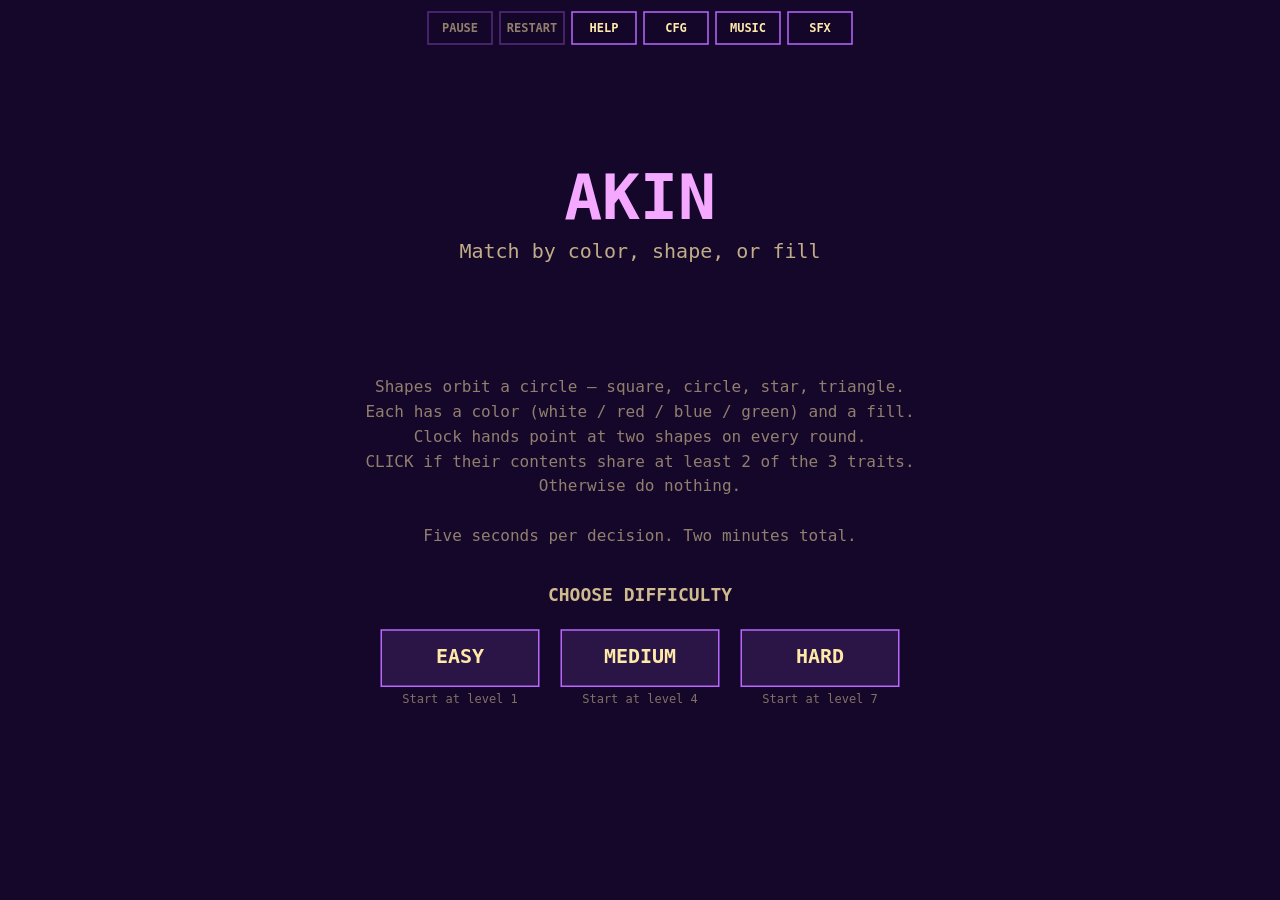
<file: akin/index.html>
<!DOCTYPE html>
<html lang="en">
<head>
<meta charset="UTF-8">
<meta name="viewport" content="width=device-width, initial-scale=1.0">
<title>Akin</title>
<style>
  * { margin: 0; padding: 0; box-sizing: border-box; }
  html, body { width: 100%; height: 100%; overflow: hidden; background: #000; font-family: monospace; }
  #game-container {
    width: 100%; height: 100%;
    transition: transform 0.1s ease-out;
    transform-origin: center center;
  }
  canvas { display: block; width: 100%; height: 100%; }

  /* ---- Config Panel ---- */
  #config-panel {
    position: fixed; inset: 0;
    background: rgba(0, 0, 0, 0.85);
    z-index: 1000;
    display: none;
    align-items: center;
    justify-content: center;
    font-family: monospace;
  }
  #config-panel.visible { display: flex; }
  .config-modal {
    background: #15072a;
    border: 2px solid #b967ff;
    color: #ffe9a8;
    padding: 24px;
    max-width: 720px;
    width: 92%;
    max-height: 85vh;
    display: flex;
    flex-direction: column;
    box-shadow: 0 0 40px rgba(185, 103, 255, 0.3);
  }
  .config-modal h2 {
    color: #f5a8ff;
    margin-bottom: 4px;
    letter-spacing: 2px;
  }
  .config-note {
    color: #b967ff;
    margin-bottom: 16px;
    font-size: 12px;
  }
  #config-body {
    flex: 1;
    overflow-y: auto;
    padding-right: 8px;
  }
  #config-body::-webkit-scrollbar { width: 10px; }
  #config-body::-webkit-scrollbar-track { background: #281548; }
  #config-body::-webkit-scrollbar-thumb { background: #6040a0; }
  .config-section { margin-bottom: 18px; }
  .config-section h3 {
    color: #f5a8ff;
    border-bottom: 1px solid #6040a0;
    padding-bottom: 4px;
    margin-bottom: 8px;
    font-size: 13px;
    letter-spacing: 1px;
  }
  .config-row {
    display: flex;
    align-items: center;
    padding: 5px 0;
    font-size: 13px;
  }
  .config-row label {
    flex: 1;
    margin-right: 12px;
    color: #ffe9a8;
  }
  .config-row input[type="number"] {
    width: 84px;
    background: #281548;
    color: #ffe9a8;
    border: 1px solid #6040a0;
    padding: 5px 6px;
    font-family: monospace;
    font-size: 13px;
    outline: none;
  }
  .config-row input[type="number"]:focus {
    border-color: #f5a8ff;
  }
  .config-row .dash { padding: 0 6px; color: #b967ff; }
  .config-footer {
    display: flex;
    justify-content: flex-end;
    gap: 12px;
    margin-top: 16px;
    border-top: 1px solid #6040a0;
    padding-top: 16px;
  }
  .config-footer button {
    padding: 8px 18px;
    background: #281548;
    color: #ffe9a8;
    border: 1px solid #b967ff;
    font-family: monospace;
    font-size: 13px;
    font-weight: bold;
    letter-spacing: 1px;
    cursor: pointer;
  }
  .config-footer button:hover {
    background: #6040a0;
    color: #ffffff;
  }
  .config-footer button.primary {
    background: #6040a0;
    border-color: #f5a8ff;
  }
  .config-footer button.primary:hover {
    background: #b967ff;
  }
</style>
</head>
<body>
<div id="game-container">
  <canvas id="canvas"></canvas>
</div>
<div id="config-panel">
  <div class="config-modal">
    <h2>CONFIGURATION</h2>
    <p class="config-note">Changes take effect on the next game start (click RESTART after saving).</p>
    <div id="config-body"></div>
    <div class="config-footer">
      <button id="config-copy">COPY</button>
      <button id="config-cancel">CANCEL</button>
      <button id="config-save" class="primary">SAVE</button>
    </div>
  </div>
</div>
<script>
// ============================================================
// CONFIG
// ============================================================
const CONFIG = {
  // Core timing
  roundDuration: 5,
  totalGameTime: 120,
  swapInterval: 10,

  // Shape counts
  startingShapes: 4,
  maxShapes: 12,

  // Hidden content
  hiddenStartLevel: 6,
  maxHidden: 6,
  // When a mistake (wrong click OR missed click) involves a pair with at
  // least one hidden shape, freeze the game for this many seconds and
  // reveal BOTH shapes in the pair.
  mistakeHaltDuration: 2.0,
  blinkHideDuration: 4.0,        // time the shape pulses before content hides

  // Level mechanics
  directionFlipOnClickLevel: 3,
  individualRotationLevel: 8,    // per-shape self-spin starts here

  // Individual self-spin (L8+) — each shape spins on its own axis,
  // flipping direction with a random timer. All shapes still share the
  // same orbit direction around the big circle.
  individualRotationTimer: [3, 5],
  individualFlipProbability: 0.5, // chance to KEEP direction (else flip)
  selfSpinSpeed: 0.8,              // radians/sec for L8+ self-rotation

  // Scoring
  // Any correct action — click when you should, or ignore when you shouldn't —
  // counts toward the streak required to level up.
  correctActionsToAdvance: 3,
  consecutiveMistakesToDemote: 3,
  consecutiveMistakesToGameOver: 6,

  // Rotation
  baseOrbitSpeed: 0.25,              // slow, fixed; only the direction flips

  // Hidden content peek: every hiddenPeekInterval seconds, pick a random
  // hidden shape and reveal it for hiddenPeekDuration seconds.
  hiddenPeekInterval: 2.0,
  hiddenPeekDuration: 1.0,

  // Rendering
  circleRadiusFraction: 0.36,
  shapeSize: 110,
  shapeMinSize: 62,
  shapeMaxSize: 140,
  outerLineWidth: 8,
  clockHandWidth: 8,
  clockHandHeadSize: 22,

  // Difficulty
  difficulties: [
    { label: 'EASY',   startLevel: 1 },
    { label: 'MEDIUM', startLevel: 4 },
    { label: 'HARD',   startLevel: 7 },
  ],

  // Feedback
  tiltAngle: [2, 4],
  mistakeFeedbackDuration: 0.4,
  notificationDuration: 1.5,
  notificationFloatSpeed: 50,
  smileySize: 38,

  // Toolbar
  toolbarButtonW: 64,
  toolbarButtonH: 32,
  toolbarGap: 8,
  toolbarTopMargin: 12,
};

// Content characteristics:
//   Color (4) × Shape (4) × Fill (3) = 48 distinct contents.
// White/red/blue/green are reserved for content only; the game's UI
// palette never uses these colors.
const CONTENT_COLORS = [
  { name: 'white', hex: '#ffffff' },
  { name: 'red',   hex: '#ff3344' },
  { name: 'blue',  hex: '#3366ff' },
  { name: 'green', hex: '#33cc44' },
];
const INNER_SHAPES = ['square', 'circle', 'star', 'triangle'];
const FILL_TYPES = ['solid', 'dots', 'stripes'];

// ============================================================
// UTILS
// ============================================================
const Utils = {
  randInt(min, max) { return Math.floor(Math.random() * (max - min + 1)) + min; },
  randFloat(min, max) { return Math.random() * (max - min) + min; },
  randFromRange(arr) { return this.randFloat(arr[0], arr[1]); },
  randIntFromRange(arr) { return this.randInt(arr[0], arr[1]); },
  chance(p) { return Math.random() < p; },
  clamp(v, min, max) { return Math.max(min, Math.min(max, v)); },
  lerp(a, b, t) { return a + (b - a) * t; },
  pick(arr) { return arr[Math.floor(Math.random() * arr.length)]; },
  pickIndex(n) { return Math.floor(Math.random() * n); },
  shuffle(arr) {
    const a = arr.slice();
    for (let i = a.length - 1; i > 0; i--) {
      const j = Math.floor(Math.random() * (i + 1));
      [a[i], a[j]] = [a[j], a[i]];
    }
    return a;
  },
};

// ============================================================
// PALETTES
// ============================================================
// Synthwave UI palette. NONE of these values are white, red, blue, or
// green — those are reserved for content. Colors are purples, pinks,
// magentas, oranges, golds, cyans — classic synthwave.
const PALETTES = [
  {
    name: 'Synthwave',
    bg: '#15072a',              // deep eggplant
    ring: '#281548',            // dark purple (the big orbit circle)
    accent: '#b967ff',          // neon purple
    outline: '#ff6ec7',         // hot pink (inner shape stroke)
    highlight: '#f5a8ff',       // bright magenta (clock hands, highlights)
    text: '#ffe9a8',            // pale warm cream (menus, HUD)
    notifGood: '#ffc020',       // gold
    notifBad: '#ff6b2e',        // orange
  },
];

let palette = Utils.pick(PALETTES);

// ============================================================
// AUDIO ENGINE (same as Stack)
// ============================================================
const AudioEngine = {
  ctx: null,
  masterGain: null,
  musicGain: null,
  sfxGain: null,
  musicPlaying: false,
  musicScheduler: null,
  musicNextNoteTime: 0,
  musicBeat: 0,
  musicBPM: 110,
  _musicVolume: 0.60,
  _sfxVolume: 0.65,
  musicEnabled: true,
  sfxEnabled: true,

  init() {
    if (this.ctx) return;
    this.ctx = new (window.AudioContext || window.webkitAudioContext)();
    this.masterGain = this.ctx.createGain();
    this.masterGain.gain.value = 0.9;
    this.masterGain.connect(this.ctx.destination);

    this.sfxGain = this.ctx.createGain();
    this.sfxGain.gain.value = this.sfxEnabled ? this._sfxVolume : 0;
    this.sfxGain.connect(this.masterGain);

    this.musicGain = this.ctx.createGain();
    this.musicGain.gain.value = this.musicEnabled ? this._musicVolume : 0;
    this.musicGain.connect(this.masterGain);
  },

  setMusicEnabled(on) {
    this.musicEnabled = on;
    if (this.musicGain) this.musicGain.gain.value = on ? this._musicVolume : 0;
  },
  setSfxEnabled(on) {
    this.sfxEnabled = on;
    if (this.sfxGain) this.sfxGain.gain.value = on ? this._sfxVolume : 0;
  },
  toggleMusic() { this.setMusicEnabled(!this.musicEnabled); },
  toggleSfx() { this.setSfxEnabled(!this.sfxEnabled); },
  resume() { if (this.ctx && this.ctx.state === 'suspended') this.ctx.resume(); },

  _tone(freq, type, duration, dest, startTime) {
    if (this.ctx.state === 'suspended') this.ctx.resume();
    const now = this.ctx.currentTime;
    const t = Math.max(startTime || now, now + 0.001);
    const osc = this.ctx.createOscillator();
    const g = this.ctx.createGain();
    osc.type = type;
    osc.frequency.value = freq;
    g.gain.setValueAtTime(0.3, t);
    g.gain.exponentialRampToValueAtTime(0.001, t + duration);
    osc.connect(g);
    g.connect(dest || this.sfxGain);
    osc.start(t);
    osc.stop(t + duration);
  },

  playCorrect() {
    if (!this.ctx) return;
    const t = this.ctx.currentTime;
    this._tone(523, 'sine', 0.12, null, t);
    this._tone(659, 'sine', 0.12, null, t + 0.07);
    this._tone(784, 'sine', 0.18, null, t + 0.14);
  },
  playMistake() { if (this.ctx) this._tone(180, 'sawtooth', 0.25); },
  playLevelUp() {
    if (!this.ctx) return;
    const t = this.ctx.currentTime;
    this._tone(523, 'sine', 0.1, null, t);
    this._tone(659, 'sine', 0.1, null, t + 0.08);
    this._tone(784, 'sine', 0.1, null, t + 0.16);
    this._tone(1047, 'sine', 0.18, null, t + 0.24);
  },
  playLevelDown() {
    if (!this.ctx) return;
    const t = this.ctx.currentTime;
    this._tone(523, 'triangle', 0.18, null, t);
    this._tone(392, 'triangle', 0.28, null, t + 0.13);
  },
  playBlinkWarning() {
    if (!this.ctx) return;
    const t = this.ctx.currentTime;
    // Rising three-note warble to draw attention
    this._tone(440, 'triangle', 0.15, null, t);
    this._tone(660, 'triangle', 0.15, null, t + 0.12);
    this._tone(880, 'triangle', 0.22, null, t + 0.24);
  },

  playSwap() {
    if (!this.ctx) return;
    if (this.ctx.state === 'suspended') this.ctx.resume();
    const t = this.ctx.currentTime;
    const bufSize = this.ctx.sampleRate * 0.15;
    const buf = this.ctx.createBuffer(1, bufSize, this.ctx.sampleRate);
    const data = buf.getChannelData(0);
    for (let i = 0; i < bufSize; i++) data[i] = (Math.random() * 2 - 1) * (1 - i / bufSize);
    const src = this.ctx.createBufferSource();
    src.buffer = buf;
    const flt = this.ctx.createBiquadFilter();
    flt.type = 'bandpass';
    flt.frequency.value = 1500;
    const g = this.ctx.createGain();
    g.gain.value = 0.15;
    src.connect(flt);
    flt.connect(g);
    g.connect(this.sfxGain);
    src.start(t);
    src.stop(t + 0.15);
  },
  playGameOver() {
    if (!this.ctx) return;
    const t = this.ctx.currentTime;
    const notes = [784, 740, 698, 659, 622, 587, 554, 523, 494, 440, 392, 349];
    notes.forEach((f, i) => this._tone(f, 'triangle', 0.12, null, t + i * 0.08));
  },

  // --- MUSIC ---
  startMusic() {
    if (!this.ctx || this.musicPlaying) return;
    this.musicPlaying = true;
    this.musicBeat = 0;
    this._chordIndex = 0;
    this._chordProgression = [
      { bass: 55.00, notes: [220, 261.63, 329.63] },
      { bass: 43.65, notes: [174.61, 220, 261.63] },
      { bass: 65.41, notes: [261.63, 329.63, 392] },
      { bass: 49.00, notes: [196, 246.94, 293.66] },
    ];
    const begin = () => {
      this.musicNextNoteTime = this.ctx.currentTime + 0.1;
      this.musicScheduler = setInterval(() => this._scheduleMusicNotes(), 25);
    };
    if (this.ctx.state === 'suspended') this.ctx.resume().then(begin);
    else begin();
  },
  stopMusic() {
    this.musicPlaying = false;
    if (this.musicScheduler) { clearInterval(this.musicScheduler); this.musicScheduler = null; }
  },
  _scheduleMusicNotes() {
    if (!this.musicPlaying || !this.ctx) return;
    if (this.ctx.state === 'suspended') { this.ctx.resume(); return; }
    const beatDur = 60 / this.musicBPM;
    const lookAhead = 0.12;
    if (this.musicNextNoteTime < this.ctx.currentTime - 0.05) {
      this.musicNextNoteTime = this.ctx.currentTime + 0.1;
    }
    while (this.musicNextNoteTime < this.ctx.currentTime + lookAhead) {
      this._playMusicBeat(this.musicNextNoteTime, this.musicBeat, beatDur);
      this.musicNextNoteTime += beatDur / 2;
      this.musicBeat++;
    }
  },
  _playMusicBeat(time, beat, beatDur) {
    const halfBeat = beatDur / 2;
    if (beat > 0 && beat % 8 === 0) {
      this._chordIndex = (this._chordIndex + 1) % this._chordProgression.length;
    }
    const chord = this._chordProgression[this._chordIndex];
    if (beat % 2 === 0) this._musicNote(chord.bass, 'sawtooth', halfBeat * 1.8, 0.22, time, 240);
    const arpNote = chord.notes[beat % chord.notes.length];
    this._musicNote(arpNote, 'square', halfBeat * 0.7, 0.08, time, 1800);
    if (beat % 16 === 0) {
      chord.notes.forEach((n, i) => {
        this._musicNote(n * 0.5, 'sine', beatDur * 4, 0.06, time + i * 0.01, 900);
      });
    }
    if (beat % 2 === 1) this._musicNoise(0.018, 0.07, time);
    if (beat % 4 === 0) this._musicKick(time);
  },
  _musicNote(freq, type, dur, vol, time, filterFreq) {
    const osc = this.ctx.createOscillator();
    const g = this.ctx.createGain();
    const flt = this.ctx.createBiquadFilter();
    osc.type = type;
    osc.frequency.value = freq;
    flt.type = 'lowpass';
    flt.frequency.value = filterFreq || 2000;
    flt.Q.value = 1;
    g.gain.setValueAtTime(vol, time);
    g.gain.exponentialRampToValueAtTime(0.001, time + dur);
    osc.connect(flt); flt.connect(g); g.connect(this.musicGain);
    osc.start(time); osc.stop(time + dur + 0.05);
  },
  _musicNoise(dur, vol, time) {
    const bufSize = this.ctx.sampleRate * dur;
    const buf = this.ctx.createBuffer(1, bufSize, this.ctx.sampleRate);
    const data = buf.getChannelData(0);
    for (let i = 0; i < bufSize; i++) data[i] = Math.random() * 2 - 1;
    const src = this.ctx.createBufferSource();
    src.buffer = buf;
    const flt = this.ctx.createBiquadFilter();
    flt.type = 'highpass';
    flt.frequency.value = 7000;
    const g = this.ctx.createGain();
    g.gain.setValueAtTime(vol, time);
    g.gain.exponentialRampToValueAtTime(0.001, time + dur);
    src.connect(flt); flt.connect(g); g.connect(this.musicGain);
    src.start(time); src.stop(time + dur + 0.01);
  },
  _musicKick(time) {
    const osc = this.ctx.createOscillator();
    const g = this.ctx.createGain();
    osc.type = 'sine';
    osc.frequency.setValueAtTime(160, time);
    osc.frequency.exponentialRampToValueAtTime(40, time + 0.05);
    g.gain.setValueAtTime(0.30, time);
    g.gain.exponentialRampToValueAtTime(0.001, time + 0.12);
    osc.connect(g); g.connect(this.musicGain);
    osc.start(time); osc.stop(time + 0.14);
  },
};

// ============================================================
// CONTENT — shape + color + fill, three characteristics
// ============================================================
class Content {
  constructor(colorIdx, innerShape, fillType) {
    this.colorIdx = colorIdx;
    this.innerShape = innerShape;
    this.fillType = fillType;
  }

  static random() {
    return new Content(
      Utils.randInt(0, CONTENT_COLORS.length - 1),
      Utils.pick(INNER_SHAPES),
      Utils.pick(FILL_TYPES),
    );
  }

  sharedCount(other) {
    let count = 0;
    if (this.colorIdx === other.colorIdx) count++;
    if (this.innerShape === other.innerShape) count++;
    if (this.fillType === other.fillType) count++;
    return count;
  }
}

// ============================================================
// ITEM — a shape on the orbit circle with a content
// ============================================================
class Item {
  constructor(index, total) {
    this.index = index;
    this.content = Content.random();
    this.orbitAngle = (index / Math.max(1, total)) * Math.PI * 2;
    this.hidden = false;
    // Self-rotation state (L8+). Shape spins on its own axis while the
    // orbit around the big circle stays shared across all items.
    this.selfRotation = Math.random() * Math.PI * 2;
    this.spinDir = Utils.pick([1, -1]);
    this.spinTimer = Utils.randFromRange(CONFIG.individualRotationTimer);
    // Blink state (during blink-hide transition)
    this.blinkActive = false;
    this.blinkTimer = 0;
    // Position cache
    this.x = 0;
    this.y = 0;
  }
}

// ============================================================
// CIRCLE GRID — manages items and swaps
// ============================================================
const CircleGrid = {
  items: [],
  hiddenCount: 0,

  reset(shapeCount) {
    this.items = [];
    this.hiddenCount = 0;
    for (let i = 0; i < shapeCount; i++) {
      this.items.push(new Item(i, shapeCount));
    }
  },

  // Resize item count (on level up/down)
  resize(newCount) {
    if (newCount === this.items.length) return;
    if (newCount > this.items.length) {
      const oldCount = this.items.length;
      for (let i = oldCount; i < newCount; i++) {
        const it = new Item(i, newCount);
        this.items.push(it);
      }
    } else {
      this.items.length = newCount;
      if (this.hiddenCount > newCount) this.hiddenCount = newCount;
    }
    this.items.forEach((it, i) => {
      it.index = i;
      it.orbitAngle = (i / newCount) * Math.PI * 2;
    });
  },

  // Swap event: two random items exchange positions on the orbit.
  // (There is no longer an outer-container type to flip.)
  performSwap() {
    if (this.items.length < 2) return null;
    const i = Utils.randInt(0, this.items.length - 1);
    let j = Utils.randInt(0, this.items.length - 1);
    while (j === i) j = Utils.randInt(0, this.items.length - 1);
    const a = this.items[i];
    const b = this.items[j];
    const tmpAngle = a.orbitAngle;
    a.orbitAngle = b.orbitAngle;
    b.orbitAngle = tmpAngle;
    return 'position';
  },

  // Pick any two distinct items for the arrow pair.
  pickPair() {
    if (this.items.length < 2) return null;
    const i = Utils.randInt(0, this.items.length - 1);
    let j = Utils.randInt(0, this.items.length - 1);
    while (j === i) j = Utils.randInt(0, this.items.length - 1);
    return { aIdx: i, bIdx: j };
  },

  // Check whether a given pair is "akin" (shares ≥2 characteristics)
  pairIsAkin(aIdx, bIdx) {
    const a = this.items[aIdx].content;
    const b = this.items[bIdx].content;
    return a.sharedCount(b) >= 2;
  },

  // Hidden management
  hideRandomVisible() {
    // Exclude BOTH fully-hidden and currently-blinking shapes.
    // A blinking shape has item.hidden === false until its 4s timer
    // completes; if we let it be re-picked, its timer gets reset and the
    // same shape blinks indefinitely while the counter advances without
    // any other shape ever being affected.
    const available = this.items.filter(it => !it.hidden && !it.blinkActive);
    if (available.length === 0) return null;
    const target = Utils.pick(available);
    target.blinkActive = true;
    target.blinkTimer = CONFIG.blinkHideDuration;
    this.hiddenCount++;
    AudioEngine.playBlinkWarning();
    return target;
  },
  revealRandomHidden() {
    // Prefer fully-hidden shapes. If none exist but some are mid-blink,
    // cancel one of those instead (so demotion still decrements the count).
    const fullyHidden = this.items.filter(it => it.hidden);
    const blinking = this.items.filter(it => it.blinkActive && !it.hidden);
    const pool = fullyHidden.length > 0 ? fullyHidden : blinking;
    if (pool.length === 0) return null;
    const target = Utils.pick(pool);
    if (target.blinkActive) {
      target.blinkActive = false;
      target.blinkTimer = 0;
    }
    target.hidden = false;
    this.hiddenCount = Math.max(0, this.hiddenCount - 1);
    return target;
  },
};

// ============================================================
// LEVEL MANAGER
// ============================================================
const LevelManager = {
  currentLevel: 1,

  reset() { this.currentLevel = 1; },

  shapeCountForLevel(level) {
    const lvl = Utils.clamp(level, 1, Infinity);
    const base = CONFIG.startingShapes + (lvl - 1);
    return Utils.clamp(base, CONFIG.startingShapes, CONFIG.maxShapes);
  },

  hasDirectionFlipOnClick() { return this.currentLevel >= CONFIG.directionFlipOnClickLevel; },
  hasIndividualRotation() { return this.currentLevel >= CONFIG.individualRotationLevel; },

  advance() { this.currentLevel++; },
  demote() { if (this.currentLevel > 1) this.currentLevel--; },
};

// ============================================================
// SCORE MANAGER
// ============================================================
const ScoreManager = {
  correct: 0,
  mistakes: 0,
  consecutiveMistakes: 0,
  // Correct-action streak toward the next level up. Incremented on both
  // correct clicks and correct ignores; reset on any mistake.
  correctStreak: 0,
  highestLevel: 1,

  reset() {
    this.correct = 0;
    this.mistakes = 0;
    this.consecutiveMistakes = 0;
    this.correctStreak = 0;
    this.highestLevel = 1;
  },

  recordCorrect() {
    this.correct++;
    this.consecutiveMistakes = 0;
    this.highestLevel = Math.max(this.highestLevel, LevelManager.currentLevel);
  },

  recordMistake() {
    this.mistakes++;
    this.consecutiveMistakes++;
    this.correctStreak = 0; // any mistake resets progress toward next level
  },

  shouldDemote() {
    return this.consecutiveMistakes > 0 && this.consecutiveMistakes % CONFIG.consecutiveMistakesToDemote === 0;
  },

  isGameOver() {
    return this.consecutiveMistakes >= CONFIG.consecutiveMistakesToGameOver;
  },

  getEndStats(gameTimePlayed) {
    return {
      correct: this.correct,
      mistakes: this.mistakes,
      highestLevel: this.highestLevel,
      timePlayed: gameTimePlayed,
    };
  },
};

// ============================================================
// VFX
// ============================================================
const VFX = {
  tiltActive: false, tiltTimer: 0, tiltAngle: 0,
  smileyActive: false, smileyTimer: 0, smileyOpacity: 0,
  notifications: [],
  container: null,

  init(container) { this.container = container; },

  reset() {
    this.tiltActive = false; this.tiltTimer = 0; this.tiltAngle = 0;
    this.smileyActive = false; this.smileyTimer = 0; this.smileyOpacity = 0;
    this.notifications = [];
    if (this.container) this.container.style.transform = '';
  },

  triggerMistakeFeedback() {
    this.tiltActive = true;
    this.tiltAngle = Utils.randFromRange(CONFIG.tiltAngle) * Utils.pick([1, -1]);
    this.tiltTimer = CONFIG.mistakeFeedbackDuration;
    if (this.container) this.container.style.transform = `rotate(${this.tiltAngle}deg)`;
    this.smileyActive = true;
    this.smileyTimer = CONFIG.mistakeFeedbackDuration;
    this.smileyOpacity = 1;
  },

  addNotification(text, x, y, color) {
    this.notifications.push({ text, x, y, color, timer: CONFIG.notificationDuration, opacity: 1 });
  },

  update(dt) {
    if (this.tiltActive) {
      this.tiltTimer -= dt;
      if (this.tiltTimer <= 0) {
        this.tiltActive = false; this.tiltAngle = 0;
        if (this.container) this.container.style.transform = '';
      } else {
        const progress = 1 - (this.tiltTimer / CONFIG.mistakeFeedbackDuration);
        const currentAngle = this.tiltAngle * (1 - progress);
        if (this.container) this.container.style.transform = `rotate(${currentAngle}deg)`;
      }
    }
    if (this.smileyActive) {
      this.smileyTimer -= dt;
      this.smileyOpacity = Math.max(0, this.smileyTimer / CONFIG.mistakeFeedbackDuration);
      if (this.smileyTimer <= 0) { this.smileyActive = false; this.smileyOpacity = 0; }
    }
    for (const n of this.notifications) {
      n.timer -= dt;
      n.y -= CONFIG.notificationFloatSpeed * dt;
      n.opacity = Math.max(0, n.timer / CONFIG.notificationDuration);
    }
    this.notifications = this.notifications.filter(n => n.timer > 0);
  },
};

// ============================================================
// RENDERER
// ============================================================
const Renderer = {
  canvas: null, ctx: null, width: 0, height: 0, scale: 1,

  init(canvas) {
    this.canvas = canvas;
    this.ctx = canvas.getContext('2d');
    this.resize();
  },

  resize() {
    const dpr = window.devicePixelRatio || 1;
    this.width = window.innerWidth;
    this.height = window.innerHeight;
    this.canvas.width = this.width * dpr;
    this.canvas.height = this.height * dpr;
    this.ctx.setTransform(dpr, 0, 0, dpr, 0, 0);
    this.scale = Math.min(this.width, this.height) / 800;
  },

  getCenterX() { return this.width / 2; },
  getCenterY() { return this.height / 2; },
  getOrbitRadius() { return Math.min(this.width, this.height) * CONFIG.circleRadiusFraction; },
  getShapeSize() {
    const nominal = CONFIG.shapeSize * this.scale;
    const r = this.getOrbitRadius();
    const count = Math.max(4, CircleGrid.items.length || 4);
    // Arc length between adjacent shapes; leave 25% gap between neighbors
    const maxFit = (2 * Math.PI * r / count) * 0.75;
    return Utils.clamp(Math.min(nominal, maxFit), CONFIG.shapeMinSize, CONFIG.shapeMaxSize);
  },

  clear() {
    this.ctx.fillStyle = palette.bg;
    this.ctx.fillRect(0, 0, this.width, this.height);
  },

  drawOrbitCircle(cx, cy, r) {
    const ctx = this.ctx;
    ctx.beginPath();
    ctx.arc(cx, cy, r, 0, Math.PI * 2);
    ctx.strokeStyle = palette.ring;
    ctx.lineWidth = 2;
    ctx.stroke();
  },

  // Draw a content-shape path centered at (0,0). Shape types:
  // square, circle, star (5-point), triangle.
  _shapePath(shapeType, s) {
    const ctx = this.ctx;
    const r = s / 2;
    ctx.beginPath();
    if (shapeType === 'circle') {
      ctx.arc(0, 0, r, 0, Math.PI * 2);
    } else if (shapeType === 'square') {
      ctx.rect(-r, -r, s, s);
    } else if (shapeType === 'triangle') {
      ctx.moveTo(0, -r);
      ctx.lineTo(-r * 0.866, r * 0.5);
      ctx.lineTo(r * 0.866, r * 0.5);
      ctx.closePath();
    } else if (shapeType === 'star') {
      const outer = r;
      const inner = r * 0.45;
      for (let i = 0; i < 10; i++) {
        const rr = i % 2 === 0 ? outer : inner;
        const a = -Math.PI / 2 + (i * Math.PI / 5);
        const x = Math.cos(a) * rr;
        const y = Math.sin(a) * rr;
        if (i === 0) ctx.moveTo(x, y); else ctx.lineTo(x, y);
      }
      ctx.closePath();
    }
  },

  // Fill the shape with the given fill type + color.
  // Shape is already clipped; we fill a bounding square so clipping
  // defines the shape area.
  drawFilledShape(shapeType, fillType, color, size) {
    const ctx = this.ctx;
    const r = size / 2;

    ctx.save();
    this._shapePath(shapeType, size);
    ctx.clip();

    if (fillType === 'solid') {
      ctx.fillStyle = color;
      ctx.fillRect(-r, -r, size, size);
    } else if (fillType === 'dots') {
      // Dark background, colored dots so the pattern is always visible
      ctx.fillStyle = '#1a1a1a';
      ctx.fillRect(-r, -r, size, size);
      ctx.fillStyle = color;
      const step = size * 0.14;
      const dotR = size * 0.045;
      for (let x = -r; x <= r; x += step) {
        for (let y = -r; y <= r; y += step) {
          ctx.beginPath();
          ctx.arc(x, y, dotR, 0, Math.PI * 2);
          ctx.fill();
        }
      }
    } else if (fillType === 'stripes') {
      ctx.fillStyle = '#1a1a1a';
      ctx.fillRect(-r, -r, size, size);
      ctx.strokeStyle = color;
      ctx.lineWidth = size * 0.10;
      ctx.lineCap = 'square';
      for (let d = -size; d <= size; d += size * 0.22) {
        ctx.beginPath();
        ctx.moveTo(d, -r);
        ctx.lineTo(d + size, r);
        ctx.stroke();
      }
    }
    ctx.restore();

    // Outline in palette pink so the shape edge is always visible against
    // the dark background regardless of content color.
    ctx.save();
    this._shapePath(shapeType, size);
    ctx.strokeStyle = palette.outline;
    ctx.lineWidth = CONFIG.outerLineWidth;
    ctx.lineJoin = 'round';
    ctx.lineCap = 'round';
    ctx.stroke();
    ctx.restore();
  },

  // Draw a full item at its position
  drawItem(item, blinkHighlight, reveal) {
    const ctx = this.ctx;
    const s = this.getShapeSize();

    ctx.save();
    ctx.translate(item.x, item.y);
    // Self-spin at L8+ — the shape rotates on its own axis
    ctx.rotate(item.selfRotation);

    const showContent = !item.hidden || reveal;
    if (showContent) {
      const color = CONTENT_COLORS[item.content.colorIdx].hex;
      this.drawFilledShape(item.content.innerShape, item.content.fillType, color, s);
    } else {
      // Hidden: a placeholder circle outlined in pink with a "?" inside
      ctx.strokeStyle = palette.outline;
      ctx.lineWidth = CONFIG.outerLineWidth;
      ctx.lineJoin = 'round';
      ctx.beginPath();
      ctx.arc(0, 0, s / 2, 0, Math.PI * 2);
      ctx.stroke();
      ctx.font = `bold ${Math.round(s * 0.5)}px monospace`;
      ctx.textAlign = 'center';
      ctx.textBaseline = 'middle';
      ctx.fillStyle = palette.text + 'cc';
      ctx.fillText('?', 0, 0);
    }

    ctx.restore();

    // Blink highlight (4-second warning before content hides)
    if (blinkHighlight > 0) {
      this.drawBlinkHighlight(item.x, item.y, s, blinkHighlight);
    }
  },

  // Aggressive pulsing rings + rotating dashed outline + opacity pulse.
  // Designed to be unmissable so the player focuses on memorizing.
  drawBlinkHighlight(x, y, s, phase) {
    const ctx = this.ctx;
    // phase is the remaining blink timer; use it for animation
    const pulse = 0.55 + 0.45 * Math.sin(phase * 6);   // ~1Hz pulse
    const remainingRatio = Utils.clamp(phase / CONFIG.blinkHideDuration, 0, 1);
    // As time runs out, rings contract toward the shape
    const urgency = 1 - remainingRatio; // 0 → 1 over the blink duration

    ctx.save();
    ctx.translate(x, y);

    // Multiple concentric rings, each with its own radius & alpha
    const baseR = s * 0.7;
    for (let i = 0; i < 3; i++) {
      const ringR = baseR + i * 10 - urgency * 10;
      const alpha = (pulse * (0.9 - i * 0.22));
      ctx.strokeStyle = palette.highlight;
      ctx.globalAlpha = alpha;
      ctx.lineWidth = 6 - i * 1.2;
      ctx.beginPath();
      ctx.arc(0, 0, ringR, 0, Math.PI * 2);
      ctx.stroke();
    }

    // Rotating dashed inner ring for extra drama
    ctx.globalAlpha = pulse * 0.9;
    ctx.strokeStyle = palette.highlight;
    ctx.lineWidth = 3;
    ctx.setLineDash([8, 6]);
    ctx.lineDashOffset = -phase * 30;
    ctx.beginPath();
    ctx.arc(0, 0, baseR * 0.92, 0, Math.PI * 2);
    ctx.stroke();
    ctx.setLineDash([]);

    ctx.restore();
  },

  // Clock-hand style: two arrows from the big-circle center pointing
  // outward at the triangle and the star. Each hand has an arrowhead at
  // its tip (near the shape it points at).
  drawClockHands(cx, cy, triPos, starPos, time) {
    const ctx = this.ctx;
    const pulse = 0.85 + 0.15 * Math.sin(time * 5);
    ctx.save();
    ctx.strokeStyle = palette.highlight;
    ctx.fillStyle = palette.highlight;
    ctx.lineWidth = CONFIG.clockHandWidth * pulse;
    ctx.lineCap = 'round';
    ctx.lineJoin = 'round';

    this._drawClockHand(cx, cy, triPos.x, triPos.y);
    this._drawClockHand(cx, cy, starPos.x, starPos.y);

    // Small pivot dot at the center
    ctx.beginPath();
    ctx.arc(cx, cy, 5 * this.scale * pulse, 0, Math.PI * 2);
    ctx.fill();

    ctx.restore();
  },

  _drawClockHand(cx, cy, tx, ty) {
    const ctx = this.ctx;
    const dx = tx - cx;
    const dy = ty - cy;
    const len = Math.sqrt(dx * dx + dy * dy);
    if (len < 1) return;
    const ux = dx / len;
    const uy = dy / len;
    // Tip touches the shape's bounding-circle edge (radius = shapeSize/2).
    // The shape is drawn first; the arrow is drawn on top, so the arrowhead
    // remains visible right at the shape boundary.
    const tipPad = this.getShapeSize() * 0.5;
    const ex = tx - ux * tipPad;
    const ey = ty - uy * tipPad;

    ctx.beginPath();
    ctx.moveTo(cx, cy);
    ctx.lineTo(ex, ey);
    ctx.stroke();

    // Arrowhead at the tip pointing outward
    const hs = CONFIG.clockHandHeadSize * this.scale;
    const perpX = -uy;
    const perpY = ux;
    ctx.beginPath();
    ctx.moveTo(ex + ux * hs, ey + uy * hs);
    ctx.lineTo(ex + perpX * hs * 0.55, ey + perpY * hs * 0.55);
    ctx.lineTo(ex - perpX * hs * 0.55, ey - perpY * hs * 0.55);
    ctx.closePath();
    ctx.fill();
  },

  drawHUD(game) {
    const ctx = this.ctx;
    const s = this.scale;

    // Level (top-left)
    ctx.font = `bold ${Math.round(18 * s)}px monospace`;
    ctx.textAlign = 'left';
    ctx.textBaseline = 'top';
    ctx.fillStyle = palette.text + 'cc';
    ctx.fillText(`LEVEL ${LevelManager.currentLevel}`, 20, 20);

    // Consecutive mistakes dots
    const maxDots = CONFIG.consecutiveMistakesToGameOver;
    const dotSize = 5 * s;
    for (let i = 0; i < maxDots; i++) {
      ctx.beginPath();
      ctx.arc(22 + i * (dotSize * 3), 50, dotSize, 0, Math.PI * 2);
      ctx.fillStyle = i < ScoreManager.consecutiveMistakes ? palette.notifBad + 'cc' : palette.accent + '55';
      ctx.fill();
    }

    // Round timer bar (below level, small)
    const roundBarW = 180 * s;
    const roundBarH = 5 * s;
    const roundBarX = 20;
    const roundBarY = 72;
    ctx.fillStyle = palette.accent + '44';
    ctx.fillRect(roundBarX, roundBarY, roundBarW, roundBarH);
    const roundT = Math.max(0, game.roundTimer / CONFIG.roundDuration);
    ctx.fillStyle = palette.highlight;
    ctx.fillRect(roundBarX, roundBarY, roundBarW * roundT, roundBarH);

    // Game time bar (top, centered below toolbar)
    const gameBarW = Math.min(400 * s, this.width - 40);
    const gameBarH = 10 * s;
    const gameBarX = (this.width - gameBarW) / 2;
    const gameBarY = CONFIG.toolbarTopMargin + CONFIG.toolbarButtonH + 30;
    ctx.fillStyle = palette.accent + '44';
    ctx.fillRect(gameBarX, gameBarY, gameBarW, gameBarH);
    const gameT = Math.max(0, game.gameTimer / CONFIG.totalGameTime);
    ctx.fillStyle = gameT > 0.3 ? palette.notifGood : palette.notifBad;
    ctx.fillRect(gameBarX, gameBarY, gameBarW * gameT, gameBarH);

    // Time label
    ctx.font = `${Math.round(12 * s)}px monospace`;
    ctx.textAlign = 'center';
    ctx.fillStyle = palette.text + '99';
    ctx.fillText(`${Math.ceil(game.gameTimer)}s`, gameBarX + gameBarW / 2, gameBarY + gameBarH + 4);

    // Stats (top-right, above toolbar area — actually, below toolbar on right side)
    ctx.font = `${Math.round(13 * s)}px monospace`;
    ctx.textAlign = 'right';
    ctx.fillStyle = palette.text + '99';
    ctx.fillText(`Correct: ${ScoreManager.correct}`, this.width - 20, 20);
    ctx.fillText(`Mistakes: ${ScoreManager.mistakes}`, this.width - 20, 40);
  },

  drawNotifications() {
    const ctx = this.ctx;
    for (const n of VFX.notifications) {
      ctx.save();
      ctx.globalAlpha = n.opacity;
      ctx.font = `bold ${Math.round(28 * this.scale)}px monospace`;
      ctx.textAlign = 'center';
      ctx.textBaseline = 'middle';
      ctx.fillStyle = n.color;
      ctx.fillText(n.text, n.x, n.y);
      ctx.restore();
    }
  },

  drawSmiley(cx, cy, opacity) {
    if (opacity <= 0) return;
    const ctx = this.ctx;
    const s = CONFIG.smileySize * this.scale;
    ctx.save();
    ctx.globalAlpha = opacity;
    ctx.fillStyle = '#ff2244';
    ctx.beginPath();
    ctx.arc(cx, cy, s, 0, Math.PI * 2);
    ctx.fill();
    ctx.fillStyle = '#000';
    ctx.beginPath();
    ctx.arc(cx - s * 0.3, cy - s * 0.2, s * 0.12, 0, Math.PI * 2);
    ctx.fill();
    ctx.beginPath();
    ctx.arc(cx + s * 0.3, cy - s * 0.2, s * 0.12, 0, Math.PI * 2);
    ctx.fill();
    ctx.strokeStyle = '#000';
    ctx.lineWidth = 2.5;
    ctx.beginPath();
    ctx.arc(cx, cy + s * 0.35, s * 0.35, Math.PI * 1.2, Math.PI * 1.8);
    ctx.stroke();
    ctx.restore();
  },

  drawMenuScreen() {
    const ctx = this.ctx;
    const cx = this.getCenterX();
    const cy = this.getCenterY();
    this.clear();

    ctx.font = `bold ${Math.round(56 * this.scale)}px monospace`;
    ctx.textAlign = 'center';
    ctx.textBaseline = 'middle';
    ctx.fillStyle = palette.highlight;
    ctx.fillText('AKIN', cx, cy - 220 * this.scale);

    ctx.font = `${Math.round(18 * this.scale)}px monospace`;
    ctx.fillStyle = palette.text + 'bb';
    ctx.fillText('Match by color, shape, or fill', cx, cy - 175 * this.scale);

    const lines = [
      'Shapes orbit a circle — square, circle, star, triangle.',
      'Each has a color (white / red / blue / green) and a fill.',
      'Clock hands point at two shapes on every round.',
      'CLICK if their contents share at least 2 of the 3 traits.',
      'Otherwise do nothing.',
      '',
      'Five seconds per decision. Two minutes total.',
    ];
    ctx.font = `${Math.round(14 * this.scale)}px monospace`;
    ctx.fillStyle = palette.text + '88';
    lines.forEach((line, i) => {
      ctx.fillText(line, cx, cy + (-55 + i * 22) * this.scale);
    });

    ctx.font = `bold ${Math.round(16 * this.scale)}px monospace`;
    ctx.fillStyle = palette.text + 'cc';
    ctx.fillText('CHOOSE DIFFICULTY', cx, cy + 130 * this.scale);
  },

  drawMenuButtons(buttons, hovered) {
    const ctx = this.ctx;
    ctx.textAlign = 'center';
    ctx.textBaseline = 'middle';
    for (let i = 0; i < buttons.length; i++) {
      const b = buttons[i];
      const isHover = i === hovered;
      ctx.fillStyle = isHover ? palette.highlight + '33' : palette.accent + '22';
      ctx.fillRect(b.x, b.y, b.w, b.h);
      ctx.strokeStyle = isHover ? palette.highlight : palette.accent;
      ctx.lineWidth = isHover ? 2.5 : 1.5;
      ctx.strokeRect(b.x, b.y, b.w, b.h);
      ctx.font = `bold ${Math.round(18 * this.scale)}px monospace`;
      ctx.fillStyle = isHover ? palette.highlight : palette.text;
      ctx.fillText(b.label, b.x + b.w / 2, b.y + b.h / 2);
      ctx.font = `${Math.round(11 * this.scale)}px monospace`;
      ctx.fillStyle = palette.text + '77';
      ctx.fillText(b.sub, b.x + b.w / 2, b.y + b.h + 12 * this.scale);
    }
  },

  drawGameOverScreen(stats) {
    const ctx = this.ctx;
    const cx = this.getCenterX();
    const cy = this.getCenterY();
    this.clear();

    ctx.font = `bold ${Math.round(40 * this.scale)}px monospace`;
    ctx.textAlign = 'center';
    ctx.textBaseline = 'middle';
    ctx.fillStyle = palette.highlight;
    ctx.fillText('GAME OVER', cx, cy - 130 * this.scale);

    ctx.font = `bold ${Math.round(28 * this.scale)}px monospace`;
    ctx.fillStyle = palette.notifGood;
    ctx.fillText(`${stats.correct} CORRECT`, cx, cy - 75 * this.scale);

    const lines = [
      `Mistakes: ${stats.mistakes}`,
      `Highest Level: ${stats.highestLevel}`,
      `Time Played: ${Math.round(CONFIG.totalGameTime - stats.timePlayed)}s`,
    ];
    ctx.font = `${Math.round(16 * this.scale)}px monospace`;
    ctx.fillStyle = palette.text + 'cc';
    lines.forEach((line, i) => {
      ctx.fillText(line, cx, cy + (-10 + i * 30) * this.scale);
    });

    ctx.font = `${Math.round(14 * this.scale)}px monospace`;
    ctx.fillStyle = palette.text + '66';
    ctx.fillText('Click anywhere to play again', cx, cy + 140 * this.scale);
  },

  drawPauseOverlay() {
    const ctx = this.ctx;
    ctx.save();
    ctx.fillStyle = 'rgba(0,0,0,0.55)';
    ctx.fillRect(0, 0, this.width, this.height);
    ctx.font = `bold ${Math.round(56 * this.scale)}px monospace`;
    ctx.textAlign = 'center';
    ctx.textBaseline = 'middle';
    ctx.fillStyle = palette.highlight;
    ctx.fillText('PAUSED', this.getCenterX(), this.getCenterY());
    ctx.font = `${Math.round(14 * this.scale)}px monospace`;
    ctx.fillStyle = palette.text + 'aa';
    ctx.fillText('Click PLAY in the toolbar to resume', this.getCenterX(), this.getCenterY() + 50 * this.scale);
    ctx.restore();
  },

  drawInstructionsOverlay(game) {
    const ctx = this.ctx;
    const cx = this.getCenterX();
    const cy = this.getCenterY();
    const s = this.scale;
    ctx.save();
    ctx.fillStyle = 'rgba(0,0,0,0.78)';
    ctx.fillRect(0, 0, this.width, this.height);

    const panelW = Math.min(this.width - 80, 580);
    const panelH = Math.min(this.height - 120, 500);
    const panelX = cx - panelW / 2;
    const panelY = cy - panelH / 2;
    ctx.fillStyle = palette.bg;
    ctx.fillRect(panelX, panelY, panelW, panelH);
    ctx.strokeStyle = palette.accent;
    ctx.lineWidth = 2;
    ctx.strokeRect(panelX, panelY, panelW, panelH);

    ctx.font = `bold ${Math.round(28 * s)}px monospace`;
    ctx.textAlign = 'center';
    ctx.textBaseline = 'top';
    ctx.fillStyle = palette.highlight;
    ctx.fillText('HOW TO PLAY', cx, panelY + 24);

    const lines = [
      'Shapes orbit a big circle. Each has three traits:',
      '  - color: white / red / blue / green',
      '  - shape: square / circle / star / triangle',
      '  - fill:  solid / dots / stripes',
      '',
      'Clock hands from the center pick two shapes each round.',
      'CLICK if their contents share AT LEAST 2 of the 3 traits.',
      'Otherwise do nothing and wait.',
      '',
      '5 seconds per decision. 2 minutes total.',
      'Higher levels: direction flips on click, shapes hide,',
      'and shapes start spinning on their own axes.',
    ];
    ctx.font = `${Math.round(13 * s)}px monospace`;
    ctx.textAlign = 'left';
    ctx.fillStyle = palette.text + 'dd';
    let lineY = panelY + 70;
    for (const line of lines) {
      ctx.fillText(line, panelX + 30, lineY);
      lineY += 19 * s;
    }

    const btnW = 100 * s;
    const btnH = 32 * s;
    const btnX = cx - btnW / 2;
    const btnY = panelY + panelH - btnH - 18;
    ctx.fillStyle = palette.accent + '55';
    ctx.fillRect(btnX, btnY, btnW, btnH);
    ctx.strokeStyle = palette.highlight;
    ctx.lineWidth = 1.5;
    ctx.strokeRect(btnX, btnY, btnW, btnH);
    ctx.font = `bold ${Math.round(14 * s)}px monospace`;
    ctx.textAlign = 'center';
    ctx.textBaseline = 'middle';
    ctx.fillStyle = palette.highlight;
    ctx.fillText('CLOSE', cx, btnY + btnH / 2);

    game.instructionsCloseBtn = { x: btnX, y: btnY, w: btnW, h: btnH };
    ctx.restore();
  },
};

// ============================================================
// CONFIG PANEL — editable dashboard for all numeric settings
// ============================================================
// Describes which CONFIG keys appear in the dashboard, grouped into
// sections. `range: true` means the value is [min, max] stored as an array
// and the UI shows two inputs. Unit shown in the label.
const CONFIG_META = [
  { section: 'Round & Game Timing', keys: [
    { key: 'roundDuration',        label: 'Round duration (s)',        step: 0.5, min: 1 },
    { key: 'totalGameTime',        label: 'Total game time (s)',       step: 5,   min: 10 },
    { key: 'swapInterval',         label: 'Swap interval (s)',         step: 0.5, min: 1 },
    { key: 'hiddenPeekInterval',   label: 'Hidden peek interval (s)',  step: 0.5, min: 0.5 },
    { key: 'hiddenPeekDuration',   label: 'Hidden peek duration (s)',  step: 0.1, min: 0.1 },
    { key: 'mistakeHaltDuration',  label: 'Mistake halt duration (s)', step: 0.5, min: 0 },
    { key: 'blinkHideDuration',    label: 'Blink-hide warning (s)',    step: 0.5, min: 0.5 },
  ]},
  { section: 'Progression', keys: [
    { key: 'startingShapes',            label: 'Starting shape count',        step: 1, min: 2, max: 24 },
    { key: 'maxShapes',                 label: 'Max shape count',             step: 1, min: 2, max: 24 },
    { key: 'hiddenStartLevel',          label: 'Hidden start level',          step: 1, min: 1 },
    { key: 'maxHidden',                 label: 'Max hidden count',            step: 1, min: 0 },
    { key: 'correctActionsToAdvance',   label: 'Correct actions to advance',  step: 1, min: 1 },
    { key: 'directionFlipOnClickLevel', label: 'Direction-flip start level',  step: 1, min: 1 },
    { key: 'individualRotationLevel',   label: 'Self-spin start level',       step: 1, min: 1 },
  ]},
  { section: 'Scoring & Mistakes', keys: [
    { key: 'consecutiveMistakesToDemote',   label: 'Mistakes to demote',    step: 1, min: 1 },
    { key: 'consecutiveMistakesToGameOver', label: 'Mistakes to game over', step: 1, min: 1 },
  ]},
  { section: 'Motion', keys: [
    { key: 'baseOrbitSpeed',          label: 'Orbit speed (rad/s)',       step: 0.05, min: 0 },
    { key: 'selfSpinSpeed',           label: 'Self-spin speed (rad/s)',   step: 0.05, min: 0 },
    { key: 'individualRotationTimer', label: 'Self-spin timer (s)',       step: 0.5,  min: 0.5, range: true },
    { key: 'individualFlipProbability', label: 'Self-spin keep-dir prob', step: 0.05, min: 0, max: 1 },
  ]},
  { section: 'Rendering', keys: [
    { key: 'circleRadiusFraction', label: 'Orbit radius fraction', step: 0.01, min: 0.1, max: 0.5 },
    { key: 'shapeSize',            label: 'Shape size (px)',       step: 2,    min: 20 },
    { key: 'shapeMinSize',         label: 'Shape min size (px)',   step: 2,    min: 20 },
    { key: 'shapeMaxSize',         label: 'Shape max size (px)',   step: 2,    min: 20 },
    { key: 'outerLineWidth',       label: 'Shape outline width',   step: 0.5,  min: 0.5 },
    { key: 'clockHandWidth',       label: 'Clock hand width',      step: 0.5,  min: 0.5 },
    { key: 'clockHandHeadSize',    label: 'Clock arrowhead size',  step: 1,    min: 1 },
  ]},
  { section: 'Feedback', keys: [
    { key: 'mistakeFeedbackDuration', label: 'Tilt/smiley duration (s)', step: 0.1, min: 0 },
    { key: 'notificationDuration',    label: 'Notification duration (s)', step: 0.1, min: 0 },
    { key: 'notificationFloatSpeed',  label: 'Notification float speed', step: 5,   min: 0 },
    { key: 'smileySize',              label: 'Smiley size',              step: 2,   min: 10 },
    { key: 'tiltAngle',               label: 'Tilt angle (deg)',         step: 0.5, min: 0, range: true },
  ]},
];

const ConfigPanel = {
  el: null,
  body: null,
  visible: false,
  pending: {}, // key → new value (scalar) or [a, b] (range)

  init() {
    this.el = document.getElementById('config-panel');
    this.body = document.getElementById('config-body');
    this.copyBtn = document.getElementById('config-copy');
    document.getElementById('config-save').addEventListener('click', () => this.save());
    document.getElementById('config-cancel').addEventListener('click', () => this.cancel());
    this.copyBtn.addEventListener('click', () => this.copy());
    this._buildUI();
  },

  _buildUI() {
    this.body.innerHTML = '';
    for (const section of CONFIG_META) {
      const secDiv = document.createElement('div');
      secDiv.className = 'config-section';
      const h3 = document.createElement('h3');
      h3.textContent = section.section;
      secDiv.appendChild(h3);
      for (const field of section.keys) {
        secDiv.appendChild(this._buildRow(field));
      }
      this.body.appendChild(secDiv);
    }
  },

  _currentValue(key) {
    // Pending if set, else CONFIG live value
    return this.pending[key] !== undefined ? this.pending[key] : CONFIG[key];
  },

  _buildRow(field) {
    const row = document.createElement('div');
    row.className = 'config-row';
    const label = document.createElement('label');
    label.textContent = field.label;
    row.appendChild(label);

    const current = this._currentValue(field.key);
    if (field.range) {
      const i1 = this._makeInput(field, current[0]);
      i1.addEventListener('change', (e) => this._updateRange(field.key, 0, e.target));
      row.appendChild(i1);
      const dash = document.createElement('span');
      dash.className = 'dash';
      dash.textContent = '—';
      row.appendChild(dash);
      const i2 = this._makeInput(field, current[1]);
      i2.addEventListener('change', (e) => this._updateRange(field.key, 1, e.target));
      row.appendChild(i2);
    } else {
      const inp = this._makeInput(field, current);
      inp.addEventListener('change', (e) => this._updateScalar(field.key, e.target));
      row.appendChild(inp);
    }
    return row;
  },

  _makeInput(field, value) {
    const inp = document.createElement('input');
    inp.type = 'number';
    inp.step = field.step != null ? field.step : 1;
    if (field.min != null) inp.min = field.min;
    if (field.max != null) inp.max = field.max;
    inp.value = value;
    return inp;
  },

  _parse(inputEl) {
    const v = parseFloat(inputEl.value);
    return isFinite(v) ? v : null;
  },

  _updateScalar(key, inputEl) {
    const v = this._parse(inputEl);
    if (v == null) return;
    this.pending[key] = v;
  },

  _updateRange(key, idx, inputEl) {
    const v = this._parse(inputEl);
    if (v == null) return;
    if (!Array.isArray(this.pending[key])) {
      this.pending[key] = (CONFIG[key] || [0, 0]).slice();
    }
    this.pending[key][idx] = v;
  },

  show() {
    this.visible = true;
    this.el.classList.add('visible');
    Game.configPanelOpen = true;
  },
  hide() {
    this.visible = false;
    this.el.classList.remove('visible');
    Game.configPanelOpen = false;
  },
  toggle() { if (this.visible) this.hide(); else this.show(); },

  save() {
    // Pending stays; will be flushed to CONFIG on next Game.startGame()
    this.hide();
  },

  // Copy all dashboard-exposed config values to the clipboard as JS
  // property-assignment lines that can be pasted directly into CONFIG.
  // Uses the currently-displayed values (pending merged over CONFIG) so you
  // can tune, hit COPY, and share the result.
  copy() {
    const lines = [];
    for (const section of CONFIG_META) {
      lines.push(`// ${section.section}`);
      for (const field of section.keys) {
        const v = this._currentValue(field.key);
        let serialized;
        if (Array.isArray(v)) {
          serialized = '[' + v.map(x => this._formatNumber(x)).join(', ') + ']';
        } else {
          serialized = this._formatNumber(v);
        }
        lines.push(`${field.key}: ${serialized},`);
      }
      lines.push('');
    }
    const text = lines.join('\n');

    const flash = (label) => {
      const prev = this.copyBtn.textContent;
      this.copyBtn.textContent = label;
      setTimeout(() => { this.copyBtn.textContent = prev; }, 1200);
    };

    if (navigator.clipboard && navigator.clipboard.writeText) {
      navigator.clipboard.writeText(text)
        .then(() => flash('COPIED'))
        .catch(() => this._fallbackCopy(text, flash));
    } else {
      this._fallbackCopy(text, flash);
    }
  },

  _fallbackCopy(text, flash) {
    // Old-browser fallback: hidden textarea + execCommand
    const ta = document.createElement('textarea');
    ta.value = text;
    ta.style.position = 'fixed';
    ta.style.top = '-9999px';
    document.body.appendChild(ta);
    ta.select();
    let ok = false;
    try { ok = document.execCommand('copy'); } catch (e) {}
    document.body.removeChild(ta);
    flash(ok ? 'COPIED' : 'FAILED');
  },

  _formatNumber(v) {
    if (typeof v !== 'number') return String(v);
    // Drop trailing zeros from decimals for readability
    if (Number.isInteger(v)) return String(v);
    return parseFloat(v.toFixed(4)).toString();
  },

  cancel() {
    this.pending = {};
    // Rebuild so inputs revert to current CONFIG values
    this._buildUI();
    this.hide();
  },

  applyPending() {
    for (const [k, v] of Object.entries(this.pending)) {
      if (Array.isArray(v)) CONFIG[k] = v.slice();
      else CONFIG[k] = v;
    }
    this.pending = {};
    // Rebuild so the UI reflects the newly-applied values next time it opens
    if (this.body) this._buildUI();
  },
};

// ============================================================
// TOOLBAR
// ============================================================
const Toolbar = {
  buttons: [], hovered: -1,

  layout() {
    const w = CONFIG.toolbarButtonW;
    const h = CONFIG.toolbarButtonH;
    const gap = CONFIG.toolbarGap;
    const top = CONFIG.toolbarTopMargin;
    const items = [
      { id: 'pause', label: () => Game.isPaused ? 'PLAY' : 'PAUSE' },
      { id: 'restart', label: () => 'RESTART' },
      { id: 'instructions', label: () => 'HELP' },
      { id: 'config', label: () => 'CFG' },
      { id: 'music', label: () => AudioEngine.musicEnabled ? 'MUSIC' : 'MUSIC×' },
      { id: 'sfx', label: () => AudioEngine.sfxEnabled ? 'SFX' : 'SFX×' },
    ];
    const totalW = items.length * w + (items.length - 1) * gap;
    const startX = (Renderer.width - totalW) / 2;
    this.buttons = items.map((it, i) => ({
      id: it.id, label: it.label,
      x: startX + i * (w + gap),
      y: top, w, h,
    }));
  },

  hitTest(x, y) {
    for (let i = 0; i < this.buttons.length; i++) {
      const b = this.buttons[i];
      if (x >= b.x && x <= b.x + b.w && y >= b.y && y <= b.y + b.h) return i;
    }
    return -1;
  },

  handleClick(idx) {
    const b = this.buttons[idx];
    if (!b) return;
    switch (b.id) {
      case 'pause':        Game.togglePause(); break;
      case 'restart':      Game.restart(); break;
      case 'instructions': Game.toggleInstructions(); break;
      case 'config':       ConfigPanel.toggle(); break;
      case 'music':        AudioEngine.toggleMusic(); break;
      case 'sfx':          AudioEngine.toggleSfx(); break;
    }
  },

  draw(ctx) {
    ctx.textAlign = 'center';
    ctx.textBaseline = 'middle';
    ctx.font = `bold ${Math.round(11 * Renderer.scale)}px monospace`;
    for (let i = 0; i < this.buttons.length; i++) {
      const b = this.buttons[i];
      const isHover = i === this.hovered;
      const available = this._isAvailable(b.id);
      const muted = (b.id === 'music' && !AudioEngine.musicEnabled) ||
                    (b.id === 'sfx' && !AudioEngine.sfxEnabled);

      let bg;
      if (muted) bg = palette.notifBad + '44';
      else if (isHover) bg = palette.highlight + '44';
      else bg = palette.bg + 'cc';
      ctx.fillStyle = bg;
      ctx.fillRect(b.x, b.y, b.w, b.h);

      let stroke;
      if (muted) stroke = palette.notifBad;
      else if (isHover) stroke = palette.highlight;
      else if (available) stroke = palette.accent;
      else stroke = palette.accent + '66';
      ctx.strokeStyle = stroke;
      ctx.lineWidth = isHover ? 2 : 1.5;
      ctx.strokeRect(b.x, b.y, b.w, b.h);

      let fg;
      if (muted) fg = palette.notifBad;
      else if (isHover) fg = palette.highlight;
      else if (available) fg = palette.text;
      else fg = palette.text + '88';
      ctx.fillStyle = fg;
      ctx.fillText(b.label(), b.x + b.w / 2, b.y + b.h / 2 + 1);
    }
  },

  _isAvailable(id) {
    if (id === 'pause' || id === 'restart') return Game.state === 'PLAYING';
    return true;
  },
};

// ============================================================
// GAME
// ============================================================
const Game = {
  state: 'MENU', // MENU | PLAYING | GAME_OVER
  isPaused: false,
  showingInstructions: false,

  // Timers
  gameTimer: 0,
  roundTimer: 0,
  swapTimer: 0,
  time: 0, // for animations

  // Current arrow pair
  currentPair: null, // { aIdx, bIdx, akin: boolean }

  // Orbit state
  globalOrbitDir: 1,

  // Mistake halt: when a mistake involves a pair with a hidden shape, the
  // game freezes for mistakeHaltDuration and both shapes in the pair are
  // forced visible via haltRevealIndices.
  mistakeHaltTimer: 0,
  haltRevealIndices: [],

  // Hidden-content peek: every hiddenPeekInterval seconds a random hidden
  // shape is revealed for hiddenPeekDuration seconds. Alternates phases
  // 'idle' and 'showing'.
  hiddenPeekPhase: 'idle',
  hiddenPeekTimer: 0,
  hiddenPeekIdx: -1,
  hiddenPeekShowing: false,

  // Config panel open flag — pauses game logic like the instructions overlay
  configPanelOpen: false,

  endStats: null,
  menuButtons: [],
  hoveredButton: -1,
  lastStartLevel: 1,
  instructionsCloseBtn: null,

  init() {
    const canvas = document.getElementById('canvas');
    const container = document.getElementById('game-container');
    Renderer.init(canvas);
    VFX.init(container);
    ConfigPanel.init();

    window.addEventListener('resize', () => Renderer.resize());

    let lastInputTime = 0;
    const handleInput = (e) => {
      e.preventDefault();
      const now = performance.now();
      if (now - lastInputTime < 100) return;
      lastInputTime = now;
      AudioEngine.init();
      AudioEngine.resume();
      const rect = canvas.getBoundingClientRect();
      const x = e.clientX - rect.left;
      const y = e.clientY - rect.top;
      this.onClick(x, y);
    };
    canvas.addEventListener('pointerdown', handleInput);

    canvas.addEventListener('pointermove', (e) => {
      const rect = canvas.getBoundingClientRect();
      const x = e.clientX - rect.left;
      const y = e.clientY - rect.top;
      Toolbar.hovered = Toolbar.hitTest(x, y);
      if (this.state === 'MENU') this.hoveredButton = this._buttonAt(x, y);
      else this.hoveredButton = -1;
      canvas.style.cursor = (Toolbar.hovered >= 0 || this.hoveredButton >= 0) ? 'pointer' : 'default';
    });

    let last = performance.now();
    const loop = (now) => {
      const dt = Math.min((now - last) / 1000, 0.1);
      last = now;
      this.update(dt);
      this.render();
      requestAnimationFrame(loop);
    };
    requestAnimationFrame(loop);
  },

  _layoutMenuButtons() {
    const cx = Renderer.getCenterX();
    const cy = Renderer.getCenterY();
    const s = Renderer.scale;
    const bw = 140 * s;
    const bh = 50 * s;
    const gap = 20 * s;
    const total = bw * CONFIG.difficulties.length + gap * (CONFIG.difficulties.length - 1);
    const startX = cx - total / 2;
    const y = cy + 160 * s;
    this.menuButtons = CONFIG.difficulties.map((d, i) => ({
      label: d.label,
      sub: `Start at level ${d.startLevel}`,
      startLevel: d.startLevel,
      x: startX + i * (bw + gap),
      y: y,
      w: bw,
      h: bh,
    }));
  },

  _buttonAt(x, y) {
    for (let i = 0; i < this.menuButtons.length; i++) {
      const b = this.menuButtons[i];
      if (x >= b.x && x <= b.x + b.w && y >= b.y && y <= b.y + b.h) return i;
    }
    return -1;
  },

  // --- STATE TRANSITIONS ---
  startGame(startLevel) {
    // Apply any buffered config changes from the dashboard now (before the
    // game reads any of the values).
    ConfigPanel.applyPending();

    this.state = 'PLAYING';
    this.lastStartLevel = startLevel || 1;
    palette = Utils.pick(PALETTES);
    LevelManager.reset();
    if (startLevel && startLevel > 1) {
      LevelManager.currentLevel = startLevel;
    }
    ScoreManager.reset();
    ScoreManager.highestLevel = LevelManager.currentLevel;
    VFX.reset();
    this.isPaused = false;
    this.showingInstructions = false;
    this.gameTimer = CONFIG.totalGameTime;
    this.roundTimer = CONFIG.roundDuration;
    this.swapTimer = CONFIG.swapInterval;
    this.time = 0;
    this.globalOrbitDir = 1;
    this.mistakeHaltTimer = 0;
    this.haltRevealIndices = [];
    this.hiddenPeekPhase = 'idle';
    this.hiddenPeekTimer = CONFIG.hiddenPeekInterval;
    this.hiddenPeekIdx = -1;
    this.hiddenPeekShowing = false;

    // Set up initial grid. Hiding only happens via explicit level-up events,
    // so HARD starts with 0 hidden even though the level is past 6.
    CircleGrid.reset(LevelManager.shapeCountForLevel(LevelManager.currentLevel));

    this._pickArrow();
    AudioEngine.startMusic();
  },

  restart() {
    if (this.state !== 'PLAYING') return;
    AudioEngine.stopMusic();
    this.startGame(this.lastStartLevel);
  },

  togglePause() {
    if (this.state !== 'PLAYING') return;
    this.isPaused = !this.isPaused;
  },

  toggleInstructions() {
    this.showingInstructions = !this.showingInstructions;
  },

  endGame() {
    this.state = 'GAME_OVER';
    this.endStats = ScoreManager.getEndStats(this.gameTimer);
    AudioEngine.stopMusic();
    AudioEngine.playGameOver();
    VFX.reset();
  },

  returnToMenu() {
    this.state = 'MENU';
    palette = Utils.pick(PALETTES);
  },

  // --- ARROW / PAIR ---
  _pickArrow() {
    const pair = CircleGrid.pickPair();
    if (!pair) {
      this.currentPair = null;
      return;
    }
    pair.akin = CircleGrid.pairIsAkin(pair.aIdx, pair.bIdx);
    this.currentPair = pair;
    this.roundTimer = CONFIG.roundDuration;
  },

  _advanceRound() {
    this._pickArrow();
  },

  // --- INPUT ---
  onClick(x, y) {
    if (this.showingInstructions) {
      const c = this.instructionsCloseBtn;
      if (c && x >= c.x && x <= c.x + c.w && y >= c.y && y <= c.y + c.h) {
        this.showingInstructions = false;
      }
      return;
    }

    const tbIdx = Toolbar.hitTest(x, y);
    if (tbIdx >= 0) { Toolbar.handleClick(tbIdx); return; }

    if (this.state === 'MENU') {
      const btn = this._buttonAt(x, y);
      if (btn >= 0) this.startGame(this.menuButtons[btn].startLevel);
      return;
    }
    if (this.state === 'GAME_OVER') {
      this.returnToMenu();
      return;
    }
    if (this.state !== 'PLAYING') return;
    if (this.isPaused) return;
    if (this.mistakeHaltTimer > 0) return; // halt in progress, ignore game clicks
    if (!this.currentPair) return;

    // L3+: the shared orbit direction flips on every click
    if (LevelManager.hasDirectionFlipOnClick()) {
      this.globalOrbitDir *= -1;
    }

    // Click during a round means the player claims "akin".
    // The handler is responsible for advancing the round (or starting a halt).
    if (this.currentPair.akin) {
      this._handleCorrect();
    } else {
      this._handleWrongClick();
    }
  },

  _handleCorrect() { this._applyCorrectAction(); },

  // Shared path for correct click and correct ignore.
  _applyCorrectAction() {
    ScoreManager.recordCorrect();
    ScoreManager.correctStreak++;
    const cx = Renderer.getCenterX();
    const cy = Renderer.getCenterY();
    const remaining = CONFIG.correctActionsToAdvance - ScoreManager.correctStreak;
    const label = remaining > 0
      ? `+1 (${ScoreManager.correctStreak}/${CONFIG.correctActionsToAdvance})`
      : '+1';
    VFX.addNotification(label, cx, cy, palette.notifGood);
    AudioEngine.playCorrect();
    if (ScoreManager.correctStreak >= CONFIG.correctActionsToAdvance) {
      ScoreManager.correctStreak = 0;
      this._levelUp();
    } else {
      this._advanceRound();
    }
  },

  _handleWrongClick() {
    ScoreManager.recordMistake();
    const cx = Renderer.getCenterX();
    const cy = Renderer.getCenterY();
    VFX.addNotification('WRONG!', cx, cy, palette.notifBad);
    VFX.triggerMistakeFeedback();
    AudioEngine.playMistake();
    this._finishMistake();
  },

  _handleMissed() {
    ScoreManager.recordMistake();
    const cx = Renderer.getCenterX();
    const cy = Renderer.getCenterY();
    VFX.addNotification('MISSED!', cx, cy, palette.notifBad);
    VFX.triggerMistakeFeedback();
    AudioEngine.playMistake();
    this._finishMistake();
  },

  _handleCorrectIgnore() { this._applyCorrectAction(); },

  // Shared path for wrong-click and missed-click. Applies demote logic if
  // applicable, then either halts the game (if a hidden shape was involved)
  // or advances to the next round.
  _finishMistake() {
    const hiddenInPair = this._pairHasHidden();

    if (ScoreManager.isGameOver()) {
      this.endGame();
      return;
    }
    if (ScoreManager.shouldDemote()) {
      LevelManager.demote();
      if (CircleGrid.hiddenCount > 0) CircleGrid.revealRandomHidden();
      CircleGrid.resize(LevelManager.shapeCountForLevel(LevelManager.currentLevel));
      AudioEngine.playLevelDown();
      VFX.addNotification(`LEVEL ${LevelManager.currentLevel}`, Renderer.getCenterX(), Renderer.getCenterY() - 60, palette.notifBad);
    }

    if (hiddenInPair) {
      this._startMistakeHalt();
    } else {
      this._advanceRound();
    }
  },

  _pairHasHidden() {
    if (!this.currentPair) return false;
    const a = CircleGrid.items[this.currentPair.aIdx];
    const b = CircleGrid.items[this.currentPair.bIdx];
    return !!(a && a.hidden) || !!(b && b.hidden);
  },

  _startMistakeHalt() {
    this.mistakeHaltTimer = CONFIG.mistakeHaltDuration;
    if (this.currentPair) {
      this.haltRevealIndices = [this.currentPair.aIdx, this.currentPair.bIdx];
    } else {
      this.haltRevealIndices = [];
    }
  },

  _levelUp() {
    LevelManager.advance();
    CircleGrid.resize(LevelManager.shapeCountForLevel(LevelManager.currentLevel));
    // Blink-hide one shape iff we're now at/past the hidden threshold and
    // haven't reached the max hidden cap.
    if (LevelManager.currentLevel >= CONFIG.hiddenStartLevel &&
        CircleGrid.hiddenCount < CONFIG.maxHidden) {
      CircleGrid.hideRandomVisible();
    }
    AudioEngine.playLevelUp();
    VFX.addNotification(`LEVEL ${LevelManager.currentLevel}`, Renderer.getCenterX(), Renderer.getCenterY() - 60, palette.highlight);
    this._advanceRound();
  },

  // --- UPDATE ---
  update(dt) {
    Toolbar.layout();

    if (this.state === 'MENU') {
      this._layoutMenuButtons();
      return;
    }
    if (this.state === 'GAME_OVER') return;
    if (this.isPaused || this.showingInstructions || this.configPanelOpen) return;

    // Mistake halt: VFX continues (notifications/smiley fade) but every
    // other game system freezes — timers, orbit, spin, swap, blink.
    if (this.mistakeHaltTimer > 0) {
      VFX.update(dt);
      this.mistakeHaltTimer -= dt;
      if (this.mistakeHaltTimer <= 0) {
        this.haltRevealIndices = [];
        this._advanceRound();
      }
      return;
    }

    this.time += dt;
    VFX.update(dt);

    // Game over clock
    this.gameTimer -= dt;
    if (this.gameTimer <= 0) {
      this.endGame();
      return;
    }

    // Round timer
    this.roundTimer -= dt;
    if (this.roundTimer <= 0) {
      // Time's up — correct ignore or missed. The handler advances the round
      // or starts a mistake halt as appropriate.
      if (this.currentPair) {
        if (this.currentPair.akin) {
          this._handleMissed();
        } else {
          this._handleCorrectIgnore();
        }
      }
      if (this.state !== 'PLAYING') return;
    }

    // Swap timer
    this.swapTimer -= dt;
    if (this.swapTimer <= 0) {
      this.swapTimer = CONFIG.swapInterval;
      CircleGrid.performSwap();
      AudioEngine.playSwap();
    }

    // Hidden peek: alternate 'idle' (interval − duration) and 'showing' (duration)
    this.hiddenPeekTimer -= dt;
    if (this.hiddenPeekTimer <= 0) {
      if (this.hiddenPeekShowing) {
        this.hiddenPeekShowing = false;
        this.hiddenPeekIdx = -1;
        this.hiddenPeekTimer = Math.max(0.1, CONFIG.hiddenPeekInterval - CONFIG.hiddenPeekDuration);
      } else {
        const hidden = CircleGrid.items.filter(it => it.hidden);
        if (hidden.length > 0) {
          this.hiddenPeekIdx = Utils.pick(hidden).index;
          this.hiddenPeekShowing = true;
          this.hiddenPeekTimer = CONFIG.hiddenPeekDuration;
        } else {
          this.hiddenPeekTimer = CONFIG.hiddenPeekInterval;
        }
      }
    }

    // Update items: orbit (all shapes share globalOrbitDir) + per-shape self-spin at L8+
    const orbitSpeed = CONFIG.baseOrbitSpeed;
    const hasSpin = LevelManager.hasIndividualRotation();
    for (const item of CircleGrid.items) {
      // Orbit around the big circle — shared direction
      item.orbitAngle += orbitSpeed * this.globalOrbitDir * dt;

      // Self-spin (L8+) — each shape spins on its own axis
      if (hasSpin) {
        item.spinTimer -= dt;
        if (item.spinTimer <= 0) {
          // With probability individualFlipProbability, KEEP direction; else flip
          if (!Utils.chance(CONFIG.individualFlipProbability)) {
            item.spinDir *= -1;
          }
          item.spinTimer = Utils.randFromRange(CONFIG.individualRotationTimer);
        }
        item.selfRotation += CONFIG.selfSpinSpeed * item.spinDir * dt;
      }

      // Blink hide transition
      if (item.blinkActive) {
        item.blinkTimer -= dt;
        if (item.blinkTimer <= 0) {
          item.blinkActive = false;
          item.hidden = true;
          // Wipe any memory the player built up during the blink: once the
          // shape is hidden, color/fill/shape all change to a fresh random
          // content. The player learns the NEW content only via peek/halt.
          item.content = Content.random();
        }
      }
    }

    // Compute positions
    const cx = Renderer.getCenterX();
    const cy = Renderer.getCenterY();
    const r = Renderer.getOrbitRadius();
    for (const item of CircleGrid.items) {
      item.x = cx + Math.cos(item.orbitAngle) * r;
      item.y = cy + Math.sin(item.orbitAngle) * r;
    }
  },

  // --- RENDER ---
  render() {
    if (this.state === 'MENU') {
      Renderer.clear();
      Renderer.drawMenuScreen();
      Renderer.drawMenuButtons(this.menuButtons, this.hoveredButton);
      Toolbar.draw(Renderer.ctx);
      if (this.showingInstructions) Renderer.drawInstructionsOverlay(this);
      return;
    }

    if (this.state === 'GAME_OVER') {
      Renderer.drawGameOverScreen(this.endStats);
      Toolbar.draw(Renderer.ctx);
      if (this.showingInstructions) Renderer.drawInstructionsOverlay(this);
      return;
    }

    // PLAYING
    Renderer.clear();

    const cx = Renderer.getCenterX();
    const cy = Renderer.getCenterY();
    const r = Renderer.getOrbitRadius();
    Renderer.drawOrbitCircle(cx, cy, r);

    // Draw items first so the clock hands can render on top (so their
    // arrowheads are visible right at the shape edge).
    for (const item of CircleGrid.items) {
      const blink = item.blinkActive ? item.blinkTimer : 0;
      const reveal = this.haltRevealIndices.includes(item.index) ||
                     (this.hiddenPeekShowing && this.hiddenPeekIdx === item.index);
      Renderer.drawItem(item, blink, reveal);
    }

    // Clock-hand arrows drawn ON TOP so their tips touch the content edge
    if (this.currentPair) {
      const a = CircleGrid.items[this.currentPair.aIdx];
      const b = CircleGrid.items[this.currentPair.bIdx];
      if (a && b) {
        Renderer.drawClockHands(cx, cy, a, b, this.time);
      }
    }

    // Smiley
    if (VFX.smileyActive) {
      Renderer.drawSmiley(cx, cy, VFX.smileyOpacity);
    }

    // Notifications
    Renderer.drawNotifications();

    // HUD
    Renderer.drawHUD(this);

    // Pause overlay
    if (this.isPaused) Renderer.drawPauseOverlay();

    // Toolbar
    Toolbar.draw(Renderer.ctx);

    // Instructions overlay
    if (this.showingInstructions) Renderer.drawInstructionsOverlay(this);
  },
};

// ============================================================
// BOOTSTRAP
// ============================================================
Game.init();
</script>
</body>
</html>
</file>
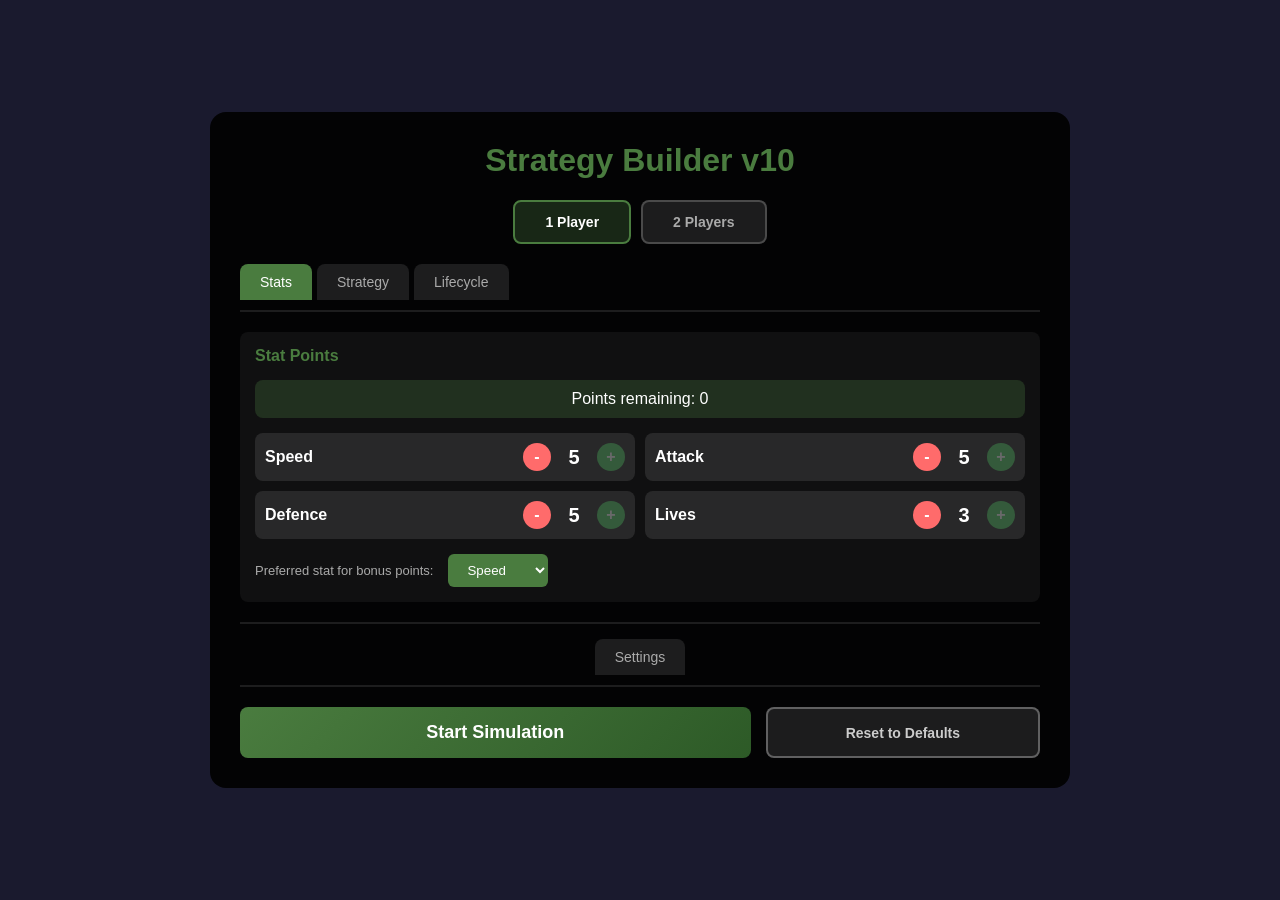
<file: bots-strategy-v10/index.html>
<!DOCTYPE html>
<html>
<head>
  <title>Bots in a Field - Strategy Builder v10</title>
  <link rel="stylesheet" href="styles.css">
</head>
<body>
  <div id="setup">
    <h1>Strategy Builder v10</h1>

    <!-- Game Mode Selector -->
    <div class="mode-selector">
      <button class="game-mode-btn active" data-mode="single">1 Player</button>
      <button class="game-mode-btn" data-mode="two-player">2 Players</button>
    </div>

    <!-- Setup Container (will be split in two-player mode) -->
    <div id="setup-container" class="single-player">
      <!-- Player 1 Setup -->
      <div id="player1-setup" class="player-setup">
        <div class="player-setup-header">
          <h2>Player 1 <span class="player-color-dot p1"></span></h2>
        </div>

    <!-- Main Tabs -->
    <div class="tab-nav player-tabs" data-player="0">
      <button class="tab-btn active" data-tab="stats">Stats</button>
      <button class="tab-btn" data-tab="strategy">Strategy</button>
      <button class="tab-btn" data-tab="lifecycle">Lifecycle</button>
    </div>

    <!-- Stats Tab -->
    <div id="stats-tab" class="tab-content active">
      <div class="section">
        <div class="section-title">Stat Points</div>
        <div id="points-remaining">Points remaining: <span id="points-count">0</span></div>

        <div class="stats-grid">
          <div class="stat-row">
            <span class="stat-name">Speed</span>
            <div class="stat-controls">
              <button class="stat-btn minus" data-stat="speed">-</button>
              <span class="stat-value" id="speed-value">5</span>
              <button class="stat-btn plus" data-stat="speed">+</button>
            </div>
          </div>
          <div class="stat-row">
            <span class="stat-name">Attack</span>
            <div class="stat-controls">
              <button class="stat-btn minus" data-stat="attack">-</button>
              <span class="stat-value" id="attack-value">5</span>
              <button class="stat-btn plus" data-stat="attack">+</button>
            </div>
          </div>
          <div class="stat-row">
            <span class="stat-name">Defence</span>
            <div class="stat-controls">
              <button class="stat-btn minus" data-stat="defence">-</button>
              <span class="stat-value" id="defence-value">5</span>
              <button class="stat-btn plus" data-stat="defence">+</button>
            </div>
          </div>
          <div class="stat-row">
            <span class="stat-name">Lives</span>
            <div class="stat-controls">
              <button class="stat-btn minus" data-stat="lives">-</button>
              <span class="stat-value" id="lives-value">3</span>
              <button class="stat-btn plus" data-stat="lives">+</button>
            </div>
          </div>
        </div>

        <div class="preferred-stat-row">
          <label>Preferred stat for bonus points:</label>
          <select id="bonus-stat">
            <option value="speed">Speed</option>
            <option value="attack">Attack</option>
            <option value="defence">Defence</option>
            <option value="lives">Lives</option>
          </select>
        </div>
      </div>
    </div>

    <!-- Strategy Tab -->
    <div id="strategy-tab" class="tab-content">
      <!-- Strategy Mode Selection -->
      <div class="mode-tabs">
        <div class="mode-tab active" data-mode="simple">
          <div class="mode-name">Simple</div>
          <div class="mode-desc">Blend preset behaviors</div>
        </div>
        <div class="mode-tab" data-mode="advanced">
          <div class="mode-name">Advanced</div>
          <div class="mode-desc">Build rule list</div>
        </div>
        <div class="mode-tab" data-mode="expert">
          <div class="mode-name">Expert</div>
          <div class="mode-desc">Visual state machine</div>
        </div>
      </div>

      <!-- Simple Mode -->
      <div id="simple-mode" class="strategy-mode active">
        <div class="section">
          <div class="section-title">Behavior Blend <span class="help-icon" title="Enable behaviors and adjust their weights. Higher weight = more likely to be chosen.">?</span></div>
          <div class="behavior-list" id="behavior-list">
            <!-- Populated by JS -->
          </div>
          <button class="randomize-btn" id="randomize-simple-btn">Randomize Strategy</button>
        </div>
      </div>

      <!-- Advanced Mode -->
      <div id="advanced-mode" class="strategy-mode" style="display:none;">
        <div class="section">
          <div class="section-title">Rule List <span class="help-icon" title="Rules are evaluated top to bottom. First matching rule wins.">?</span></div>
          <div class="rule-list" id="rule-list">
            <!-- Populated by JS -->
          </div>
          <div class="add-rule-btn" id="add-rule-btn">+ Add Rule</div>
        </div>
      </div>

      <!-- Expert Mode -->
      <div id="expert-mode" class="strategy-mode" style="display:none;">
        <div class="section">
          <div class="section-title">State Machine <span class="help-icon" title="Click to add states, drag between states to create transitions.">?</span></div>
          <div class="state-palette">
            <div class="palette-item" data-tool="select">Select</div>
            <div class="palette-item" data-tool="add-state">+ Add State</div>
            <div class="palette-item" data-tool="add-transition">Add Transition</div>
            <div class="palette-item" data-tool="delete">Delete</div>
          </div>
          <div id="state-canvas-container">
            <canvas id="state-canvas" width="740" height="350"></canvas>
          </div>
          <div class="state-editor-panel" id="state-editor">
            <h4>Edit State: <span id="edit-state-name">-</span></h4>
            <div class="editor-row">
              <label>Name:</label>
              <input type="text" id="state-name-input" placeholder="State name">
            </div>
            <div class="editor-row">
              <label>Behavior:</label>
              <select id="state-behavior-select">
                <option value="gather">Gather (nearest dot)</option>
                <option value="cluster">Cluster Farm</option>
                <option value="hunt">Hunt (nearest enemy)</option>
                <option value="hunt_weak">Hunt Weak Enemy</option>
                <option value="flee">Flee</option>
                <option value="gather_safe">Safe Gather</option>
              </select>
            </div>
            <div class="state-actions">
              <div class="state-action-row">
                <label>Entry Action:</label>
                <select id="state-entry-action">
                  <option value="none">None</option>
                  <option value="log">Log State Change</option>
                  <option value="boost_speed">Speed Boost</option>
                  <option value="reset_target">Reset Target</option>
                </select>
              </div>
              <div class="state-action-row">
                <label>Exit Action:</label>
                <select id="state-exit-action">
                  <option value="none">None</option>
                  <option value="log">Log State Change</option>
                  <option value="reset_target">Reset Target</option>
                </select>
              </div>
            </div>
            <div class="transition-list" id="transition-list">
              <strong>Transitions:</strong>
              <!-- Populated by JS -->
            </div>
          </div>
        </div>
      </div>
    </div>

    <!-- Lifecycle Tab -->
    <div id="lifecycle-tab" class="tab-content">
      <!-- Respawn Invincibility -->
      <div class="section">
        <div class="section-title">Respawn Invincibility</div>
        <div class="settings-section">
          <div class="setting-row">
            <label>Enable Invincibility</label>
            <input type="checkbox" id="lc-invincibility-enabled">
          </div>
          <div class="setting-row">
            <label>Duration (frames)</label>
            <input type="number" id="lc-invincibility-duration" value="180" min="0" max="600">
          </div>
          <div class="setting-row">
            <label>Can Deal Damage While Invincible</label>
            <input type="checkbox" id="lc-invincibility-can-damage">
          </div>
          <div class="setting-row">
            <label>Break on Combat Initiation</label>
            <input type="checkbox" id="lc-invincibility-break">
          </div>
          <div class="setting-row">
            <label>Visual Effect</label>
            <select id="lc-invincibility-effect">
              <option value="pulse">Pulse</option>
              <option value="glow">Glow</option>
              <option value="flash">Flash</option>
            </select>
          </div>
        </div>
        <p style="font-size:11px;color:#888;margin:5px 0;">Newly respawned bots are untouchable for a period. 180 frames = 3 seconds.</p>
      </div>

      <!-- Starvation -->
      <div class="section">
        <div class="section-title">Starvation</div>
        <div class="settings-section">
          <div class="setting-row">
            <label>Enable Starvation</label>
            <input type="checkbox" id="lc-starvation-enabled">
          </div>
          <div class="setting-row">
            <label>Inactivity Threshold (frames)</label>
            <input type="number" id="lc-starvation-threshold" value="600" min="60" max="3600">
          </div>
          <div class="setting-row">
            <label>Damage Per Tick</label>
            <input type="number" id="lc-starvation-damage" value="0.5" min="0.1" max="5" step="0.1">
          </div>
          <div class="setting-row">
            <label>Tick Interval (frames)</label>
            <input type="number" id="lc-starvation-interval" value="60" min="10" max="300">
          </div>
          <div class="setting-row">
            <label>Reset on Dot Eaten</label>
            <input type="checkbox" id="lc-starvation-reset-dot">
          </div>
          <div class="setting-row">
            <label>Reset on Damage Dealt</label>
            <input type="checkbox" id="lc-starvation-reset-damage">
          </div>
          <div class="setting-row">
            <label>Reset on Kill</label>
            <input type="checkbox" id="lc-starvation-reset-kill">
          </div>
          <div class="setting-row">
            <label>Enable Stat Decay</label>
            <input type="checkbox" id="lc-starvation-stat-decay">
          </div>
        </div>
        <p style="font-size:11px;color:#888;margin:5px 0;">Bots that don't eat or fight lose lives over time. 600 frames = 10 seconds.</p>
      </div>

      <!-- Age + Corpses -->
      <div class="section">
        <div class="section-title">Age + Corpses</div>
        <div class="settings-section">
          <div class="setting-row">
            <label>Enable Aging</label>
            <input type="checkbox" id="lc-age-enabled">
          </div>
          <div class="setting-row">
            <label>Max Age (frames)</label>
            <input type="number" id="lc-age-max" value="36000" min="600" max="72000">
          </div>
          <div class="setting-row">
            <label>Visual Decay Start (%)</label>
            <input type="range" id="lc-age-visual-start" min="50" max="100" value="80">
            <span id="lc-age-visual-value">80%</span>
          </div>
          <div class="setting-row">
            <label>Death Behavior</label>
            <select id="lc-age-death-behavior">
              <option value="corpse">Become Corpse</option>
              <option value="respawn">Respawn</option>
              <option value="remove">Remove</option>
            </select>
          </div>
          <div class="setting-row">
            <label>Corpse Nutrition</label>
            <input type="number" id="lc-corpse-nutrition" value="2" min="0.1" max="10" step="0.1">
          </div>
          <div class="setting-row">
            <label>Corpse Duration (frames, 0=permanent)</label>
            <input type="number" id="lc-corpse-duration" value="600" min="0" max="3600">
          </div>
        </div>
        <p style="font-size:11px;color:#888;margin:5px 0;">Bots age and die naturally. 36000 frames = 10 minutes.</p>
      </div>

      <!-- Asexual Reproduction -->
      <div class="section">
        <div class="section-title">Asexual Reproduction</div>
        <div class="settings-section">
          <div class="setting-row">
            <label>Enable Asexual Reproduction</label>
            <input type="checkbox" id="lc-asexual-enabled">
          </div>
          <div class="setting-row">
            <label>Maturity Threshold (frames)</label>
            <input type="number" id="lc-asexual-maturity" value="1800" min="300" max="18000">
          </div>
          <div class="setting-row">
            <label>Parent Life Cost (%)</label>
            <input type="range" id="lc-asexual-life-cost" min="10" max="90" value="50">
            <span id="lc-asexual-cost-value">50%</span>
          </div>
          <div class="setting-row">
            <label>Stat Noise (%)</label>
            <input type="range" id="lc-asexual-noise" min="0" max="50" value="10">
            <span id="lc-asexual-noise-value">10%</span>
          </div>
          <div class="setting-row">
            <label>Cooldown (frames)</label>
            <input type="number" id="lc-asexual-cooldown" value="900" min="60" max="3600">
          </div>
        </div>
        <p style="font-size:11px;color:#888;margin:5px 0;">Mature bots spawn offspring. 1800 frames = 30 seconds maturity.</p>
      </div>

      <!-- Sexual Reproduction -->
      <div class="section">
        <div class="section-title">Sexual Reproduction</div>
        <div class="settings-section">
          <div class="setting-row">
            <label>Enable Sexual Reproduction</label>
            <input type="checkbox" id="lc-sexual-enabled">
          </div>
          <div class="setting-row">
            <label>Proximity Distance</label>
            <input type="number" id="lc-sexual-distance" value="60" min="20" max="200">
          </div>
          <div class="setting-row">
            <label>Proximity Duration (frames)</label>
            <input type="number" id="lc-sexual-duration" value="180" min="30" max="600">
          </div>
          <div class="setting-row">
            <label>Compatibility Threshold</label>
            <input type="range" id="lc-sexual-compat" min="0" max="100" value="50">
            <span id="lc-sexual-compat-value">0.5</span>
          </div>
          <div class="setting-row">
            <label>Cooldown (frames)</label>
            <input type="number" id="lc-sexual-cooldown" value="1200" min="60" max="3600">
          </div>
          <div class="setting-row">
            <label>Pack Mating Bonus</label>
            <input type="checkbox" id="lc-sexual-pack-bonus">
          </div>
        </div>
        <p style="font-size:11px;color:#888;margin:5px 0;">Two compatible bots in proximity produce offspring.</p>
      </div>

      <!-- Pack Formation -->
      <div class="section">
        <div class="section-title">Pack Formation</div>
        <div class="settings-section">
          <div class="setting-row">
            <label>Enable Packs</label>
            <input type="checkbox" id="lc-packs-enabled">
          </div>
          <div class="setting-row">
            <label>Similarity Threshold</label>
            <input type="range" id="lc-packs-similarity" min="30" max="100" value="70">
            <span id="lc-packs-similarity-value">0.7</span>
          </div>
          <div class="setting-row">
            <label>Proximity Distance</label>
            <input type="number" id="lc-packs-distance" value="100" min="30" max="300">
          </div>
          <div class="setting-row">
            <label>Max Pack Size (0=unlimited)</label>
            <input type="number" id="lc-packs-max-size" value="5" min="0" max="20">
          </div>
          <div class="setting-row">
            <label>Disband on Respawn</label>
            <input type="checkbox" id="lc-packs-disband-respawn">
          </div>
          <div class="setting-row">
            <label>Disband on Starvation</label>
            <input type="checkbox" id="lc-packs-disband-starve">
          </div>
        </div>
        <p style="font-size:11px;color:#888;margin:5px 0;">Bots with similar strategies form packs (colored ring).</p>
      </div>

      <!-- Territory + Cannibalism -->
      <div class="section">
        <div class="section-title">Territory + Cannibalism</div>
        <div class="settings-section">
          <div class="setting-row">
            <label>Enable Territory</label>
            <input type="checkbox" id="lc-territory-enabled">
          </div>
          <div class="setting-row">
            <label>Territory Radius</label>
            <input type="number" id="lc-territory-radius" value="300" min="100" max="600">
          </div>
          <div class="setting-row">
            <label>Enable Cannibalism</label>
            <input type="checkbox" id="lc-cannibalism-enabled">
          </div>
          <div class="setting-row">
            <label>Cannibalism Trigger</label>
            <select id="lc-cannibalism-trigger">
              <option value="starving">Starving</option>
              <option value="lowLives">Low Lives</option>
              <option value="always">Always</option>
            </select>
          </div>
          <div class="setting-row">
            <label>Target Preference</label>
            <select id="lc-cannibalism-target">
              <option value="weakest">Weakest</option>
              <option value="oldest">Oldest</option>
              <option value="nearest">Nearest</option>
              <option value="random">Random</option>
            </select>
          </div>
        </div>
        <p style="font-size:11px;color:#888;margin:5px 0;">Packs claim territory. Starving members may cannibalize.</p>
      </div>

      <!-- Player Overrides -->
      <div class="section">
        <div class="section-title">Player Overrides</div>
        <div class="settings-section">
          <div class="setting-row">
            <label>Enable Player Overrides</label>
            <input type="checkbox" id="lc-player-overrides">
          </div>
          <div class="setting-row">
            <label>Player Immune to Starvation</label>
            <input type="checkbox" id="lc-player-immune-starve">
          </div>
          <div class="setting-row">
            <label>Player Immune to Aging</label>
            <input type="checkbox" id="lc-player-immune-age">
          </div>
          <div class="setting-row">
            <label>Player Can Reproduce</label>
            <input type="checkbox" id="lc-player-reproduce">
          </div>
        </div>
        <p style="font-size:11px;color:#888;margin:5px 0;">Override lifecycle settings for player bot.</p>
      </div>
    </div>

      </div><!-- End Player 1 Setup -->

      <!-- Player 2 Setup (hidden in single-player mode) -->
      <div id="player2-setup" class="player-setup" style="display:none;">
        <div class="player-setup-header">
          <h2>Player 2 <span class="player-color-dot p2"></span></h2>
        </div>

        <!-- Player 2 Tabs -->
        <div class="tab-nav player-tabs" data-player="1">
          <button class="tab-btn active" data-tab="p2-stats">Stats</button>
          <button class="tab-btn" data-tab="p2-strategy">Strategy</button>
          <button class="tab-btn" data-tab="p2-lifecycle">Lifecycle</button>
        </div>

        <!-- Player 2 Stats Tab -->
        <div id="p2-stats-tab" class="tab-content active">
          <div class="section">
            <div class="section-title">Stat Points</div>
            <div id="p2-points-remaining">Points remaining: <span id="p2-points-count">0</span></div>

            <div class="stats-grid">
              <div class="stat-row">
                <span class="stat-name">Speed</span>
                <div class="stat-controls">
                  <button class="stat-btn minus" data-stat="speed" data-player="1">-</button>
                  <span class="stat-value" id="p2-speed-value">5</span>
                  <button class="stat-btn plus" data-stat="speed" data-player="1">+</button>
                </div>
              </div>
              <div class="stat-row">
                <span class="stat-name">Attack</span>
                <div class="stat-controls">
                  <button class="stat-btn minus" data-stat="attack" data-player="1">-</button>
                  <span class="stat-value" id="p2-attack-value">5</span>
                  <button class="stat-btn plus" data-stat="attack" data-player="1">+</button>
                </div>
              </div>
              <div class="stat-row">
                <span class="stat-name">Defence</span>
                <div class="stat-controls">
                  <button class="stat-btn minus" data-stat="defence" data-player="1">-</button>
                  <span class="stat-value" id="p2-defence-value">5</span>
                  <button class="stat-btn plus" data-stat="defence" data-player="1">+</button>
                </div>
              </div>
              <div class="stat-row">
                <span class="stat-name">Lives</span>
                <div class="stat-controls">
                  <button class="stat-btn minus" data-stat="lives" data-player="1">-</button>
                  <span class="stat-value" id="p2-lives-value">3</span>
                  <button class="stat-btn plus" data-stat="lives" data-player="1">+</button>
                </div>
              </div>
            </div>

            <div class="preferred-stat-row">
              <label>Preferred stat for bonus points:</label>
              <select id="p2-bonus-stat">
                <option value="speed">Speed</option>
                <option value="attack">Attack</option>
                <option value="defence">Defence</option>
                <option value="lives">Lives</option>
              </select>
            </div>
          </div>
        </div>

        <!-- Player 2 Strategy Tab -->
        <div id="p2-strategy-tab" class="tab-content">
          <!-- Strategy Mode Selection -->
          <div class="mode-tabs">
            <div class="mode-tab active" data-mode="simple" data-player="1">
              <div class="mode-name">Simple</div>
              <div class="mode-desc">Blend preset behaviors</div>
            </div>
            <div class="mode-tab" data-mode="advanced" data-player="1">
              <div class="mode-name">Advanced</div>
              <div class="mode-desc">Build rule list</div>
            </div>
            <div class="mode-tab" data-mode="expert" data-player="1">
              <div class="mode-name">Expert</div>
              <div class="mode-desc">Visual state machine</div>
            </div>
          </div>

          <!-- Player 2 Simple Mode -->
          <div id="p2-simple-mode" class="strategy-mode active" data-player="1">
            <div class="section">
              <div class="section-title">Behavior Blend <span class="help-icon" title="Enable behaviors and adjust their weights.">?</span></div>
              <div class="behavior-list" id="p2-behavior-list">
                <!-- Populated by JS -->
              </div>
              <button class="randomize-btn" id="p2-randomize-simple-btn">Randomize Strategy</button>
            </div>
          </div>

          <!-- Player 2 Advanced Mode -->
          <div id="p2-advanced-mode" class="strategy-mode" style="display:none;" data-player="1">
            <div class="section">
              <div class="section-title">Rule List <span class="help-icon" title="Rules are evaluated top to bottom.">?</span></div>
              <div class="rule-list" id="p2-rule-list">
                <!-- Populated by JS -->
              </div>
              <div class="add-rule-btn" id="p2-add-rule-btn">+ Add Rule</div>
            </div>
          </div>

          <!-- Player 2 Expert Mode -->
          <div id="p2-expert-mode" class="strategy-mode" style="display:none;" data-player="1">
            <div class="section">
              <div class="section-title">State Machine <span class="help-icon" title="Click to add states, drag between states to create transitions.">?</span></div>
              <div class="state-palette">
                <div class="palette-item" data-tool="select" data-player="1">Select</div>
                <div class="palette-item" data-tool="add-state" data-player="1">+ Add State</div>
                <div class="palette-item" data-tool="add-transition" data-player="1">Add Transition</div>
                <div class="palette-item" data-tool="delete" data-player="1">Delete</div>
              </div>
              <div id="p2-state-canvas-container">
                <canvas id="p2-state-canvas" width="740" height="350"></canvas>
              </div>
              <div class="state-editor-panel" id="p2-state-editor">
                <h4>Edit State: <span id="p2-edit-state-name">-</span></h4>
                <div class="editor-row">
                  <label>Name:</label>
                  <input type="text" id="p2-state-name-input" placeholder="State name">
                </div>
                <div class="editor-row">
                  <label>Behavior:</label>
                  <select id="p2-state-behavior-select">
                    <option value="gather">Gather (nearest dot)</option>
                    <option value="cluster">Cluster Farm</option>
                    <option value="hunt">Hunt (nearest enemy)</option>
                    <option value="hunt_weak">Hunt Weak Enemy</option>
                    <option value="flee">Flee</option>
                    <option value="gather_safe">Safe Gather</option>
                  </select>
                </div>
                <div class="state-actions">
                  <div class="state-action-row">
                    <label>Entry Action:</label>
                    <select id="p2-state-entry-action">
                      <option value="none">None</option>
                      <option value="log">Log State Change</option>
                      <option value="boost_speed">Speed Boost</option>
                      <option value="reset_target">Reset Target</option>
                    </select>
                  </div>
                  <div class="state-action-row">
                    <label>Exit Action:</label>
                    <select id="p2-state-exit-action">
                      <option value="none">None</option>
                      <option value="log">Log State Change</option>
                      <option value="reset_target">Reset Target</option>
                    </select>
                  </div>
                </div>
                <div class="transition-list" id="p2-transition-list">
                  <strong>Transitions:</strong>
                </div>
              </div>
            </div>
          </div>
        </div>

        <!-- Player 2 Lifecycle Tab (simplified - uses shared settings) -->
        <div id="p2-lifecycle-tab" class="tab-content">
          <div class="section">
            <p style="color:#888;font-size:12px;text-align:center;">
              Lifecycle settings are shared between all players.<br>
              Configure them in the Settings tab below.
            </p>
          </div>
        </div>

      </div><!-- End Player 2 Setup -->
    </div><!-- End Setup Container -->

    <!-- Shared Settings Tab (outside player columns) -->
    <div id="shared-settings">
      <div class="tab-nav shared-tabs">
        <button class="tab-btn" data-tab="settings">Settings</button>
      </div>

    <!-- Settings Tab -->
    <div id="settings-tab" class="tab-content">
      <div class="section">
        <div class="section-title">Global AI Settings</div>
        <div class="settings-section">
          <div class="setting-row">
            <label>Re-evaluation Rate (frames)</label>
            <input type="number" id="reeval-rate" value="30" min="1" max="120">
          </div>
          <div class="setting-row">
            <label>Behavior Switch Cooldown</label>
            <input type="number" id="switch-cooldown" value="15" min="0" max="60">
          </div>
          <div class="setting-row">
            <label>Randomness Noise (0-1)</label>
            <input type="range" id="randomness-noise" min="0" max="100" value="10">
            <span id="noise-value">0.1</span>
          </div>
        </div>
      </div>

      <div class="section">
        <div class="section-title">Emergency Override</div>
        <div class="settings-section">
          <div class="setting-row">
            <label>Enable Emergency Override</label>
            <input type="checkbox" id="emergency-enabled">
          </div>
          <div class="setting-row">
            <label>Lives Threshold</label>
            <input type="number" id="emergency-threshold" value="2" min="1" max="10">
          </div>
          <div class="setting-row">
            <label>Emergency Behavior</label>
            <select id="emergency-behavior">
              <option value="flee">Flee</option>
              <option value="gather_safe">Gather Safe</option>
              <option value="wander">Wander</option>
            </select>
          </div>
        </div>
      </div>

      <div class="section">
        <div class="section-title">NPC Bot Settings</div>
        <div class="settings-section">
          <div class="setting-row">
            <label>Random Stats Distribution</label>
            <input type="checkbox" id="npc-random-stats">
          </div>
          <p style="font-size:11px;color:#888;margin:5px 0 10px 0;">NPCs spawn with random stat distribution (18 total points, min 1 speed/defence/lives, 0 attack)</p>

          <div class="setting-row">
            <label>Death Penalty (instead of reset)</label>
            <input type="checkbox" id="npc-death-penalty">
          </div>
          <p style="font-size:11px;color:#888;margin:5px 0 10px 0;">On death, NPCs lose 1 point per stat instead of full reset. Lives always reset.</p>

          <div class="setting-row">
            <label>Evolution from Killer</label>
            <input type="checkbox" id="npc-evolution">
          </div>
          <div class="setting-row" style="margin-left:20px;">
            <label>Inherit Ratio (0-1)</label>
            <input type="range" id="npc-evolution-ratio" min="0" max="100" value="50">
            <span id="evolution-ratio-value">0.5</span>
          </div>
          <p style="font-size:11px;color:#888;margin:5px 0 10px 0;">Dead NPC's base stats become average of their old stats and killer's stats. Enables emergent evolution.</p>

          <div class="setting-row">
            <label>Random NPC Strategies</label>
            <input type="checkbox" id="npc-random-strategy">
          </div>
          <p style="font-size:11px;color:#888;margin:5px 0;">NPCs use random behavior strategies (Gatherer, Hunter, Survivor, Opportunist, Aggressive)</p>
        </div>
      </div>

      <div class="section">
        <div class="section-title">Import / Export Configuration</div>
        <div class="io-buttons">
          <button class="io-btn export" id="export-btn">Export Config</button>
          <button class="io-btn import" id="import-btn">Import Config</button>
          <input type="file" id="import-file" accept=".json">
        </div>
        <p style="font-size:11px;color:#888;">Save and load your strategy configurations as JSON files.</p>
      </div>

      <div class="section">
        <div class="section-title">Simulation Logging</div>
        <div class="settings-section">
          <div class="setting-row">
            <label>Max Decisions (0 = unlimited)</label>
            <input type="number" id="max-decisions" value="100" min="0" max="10000">
          </div>
          <div class="setting-row">
            <label>Enable Logging</label>
            <input type="checkbox" id="logging-enabled">
          </div>
          <div class="setting-row">
            <label>Log All Bots</label>
            <input type="checkbox" id="log-all-bots">
          </div>
          <div class="setting-row">
            <label>Pause on Complete</label>
            <input type="checkbox" id="pause-on-complete">
          </div>
        </div>
        <p style="font-size:11px;color:#888;">Log bot decisions for algorithm verification. Machine-parseable format.</p>
      </div>

      <div class="section">
        <div class="section-title">Billboards</div>
        <div class="settings-section">
          <div class="setting-row">
            <label>Enable Billboards</label>
            <input type="checkbox" id="billboard-enabled" checked>
          </div>
          <div class="setting-row">
            <label>Max Billboards</label>
            <input type="number" id="billboard-max" value="5" min="1" max="20">
          </div>
          <div class="setting-row">
            <label>Spawn Chance (per frame)</label>
            <input type="range" id="billboard-spawn-chance" min="1" max="20" value="2">
            <span id="billboard-spawn-value">0.002</span>
          </div>
          <div class="setting-row">
            <label>Min Duration (frames)</label>
            <input type="number" id="billboard-min-duration" value="300" min="60" max="1800">
          </div>
          <div class="setting-row">
            <label>Max Duration (frames)</label>
            <input type="number" id="billboard-max-duration" value="900" min="60" max="3600">
          </div>
          <div class="setting-row">
            <label>Cluster Proximity Radius</label>
            <input type="number" id="billboard-proximity" value="200" min="50" max="500">
          </div>
          <div class="setting-row">
            <label>Min Cluster Size</label>
            <input type="number" id="billboard-min-cluster" value="2" min="1" max="10">
          </div>
          <div class="setting-row">
            <label>Board Width</label>
            <input type="number" id="billboard-width" value="120" min="60" max="200">
          </div>
          <div class="setting-row">
            <label>Board Height</label>
            <input type="number" id="billboard-height" value="60" min="30" max="100">
          </div>
          <div class="setting-row">
            <label>Pole Height</label>
            <input type="number" id="billboard-pole-height" value="40" min="20" max="80">
          </div>
        </div>
        <p style="font-size:11px;color:#888;">Advertisement billboards spawn near dot clusters. 300 frames = 5 seconds.</p>
      </div>
    </div>
    </div><!-- End Shared Settings -->

    <div class="button-row">
      <button id="start-btn">Start Simulation</button>
      <button id="reset-defaults-btn" class="secondary-btn">Reset to Defaults</button>
    </div>
  </div>

  <canvas id="field"></canvas>

  <!-- Debug Panel -->
  <div id="debug-panel">
    <div class="debug-header">AI Debug Panel [D]</div>
    <div class="debug-toggles">
      <label class="debug-toggle">
        <input type="checkbox" id="show-target-line" checked>
        Target Line
      </label>
      <label class="debug-toggle">
        <input type="checkbox" id="show-context" checked>
        Context Values
      </label>
    </div>
    <div class="debug-section">
      <div class="debug-section-title">Current State</div>
      <div id="debug-state"></div>
    </div>
    <div class="debug-section">
      <div class="debug-section-title">Last Decision</div>
      <div id="debug-decision"></div>
    </div>
    <div class="debug-section" id="debug-context-section">
      <div class="debug-section-title">Context Values</div>
      <div class="context-panel" id="debug-context"></div>
    </div>
  </div>

  <div id="ui">
    <div id="stats"></div>
  </div>

  <div id="controls">
    <span id="controls-single">[TAB] Switch bot | [SPACE] Toggle auto-follow | [D] Debug panel | [L] Log panel | [P] Pause</span>
    <span id="controls-two-player" style="display:none;">[1/2] Select viewport | [TAB] Switch bot in viewport | [HOME] Reset cameras | [SPACE] Toggle auto-follow | [D] Debug | [L] Log | [P] Pause</span>
  </div>

  <!-- Simulation Controls -->
  <div id="sim-controls">
    <span id="sim-status">Frame: 0 | Decisions: 0/100</span>
    <div class="speed-controls">
      <span class="speed-label">Speed:</span>
      <button class="speed-btn active" data-speed="1">x1</button>
      <button class="speed-btn" data-speed="1.5">x1.5</button>
      <button class="speed-btn" data-speed="2">x2</button>
    </div>
    <button id="pause-btn">Pause</button>
    <button id="resume-btn">Resume</button>
    <button id="show-log-btn">Show Log</button>
    <button id="stop-sim-btn">Stop & Reconfigure</button>
    <button id="copy-strongest-btn">Copy Strongest Bot</button>
  </div>
  <div id="strongest-bot-display"></div>

  <!-- Log Panel -->
  <div id="log-panel">
    <div class="log-header">
      <span>Simulation Log</span>
      <button id="close-log-btn">×</button>
    </div>
    <div class="log-info">
      <span id="log-decision-count">Decisions logged: 0</span>
      <button id="copy-log-btn">Copy to Clipboard</button>
      <button id="download-log-btn">Download Log</button>
    </div>
    <textarea id="log-output" readonly placeholder="Log output will appear here when simulation pauses or completes..."></textarea>
  </div>

  <!-- JavaScript modules -->
  <script src="js/config.js"></script>
  <script src="js/log.js"></script>
  <script src="js/billboards.js"></script>
  <script src="js/corpse.js"></script>
  <script src="js/relationships.js"></script>
  <script src="js/packs.js"></script>
  <script src="js/lifecycle.js"></script>
  <script src="js/reproduction.js"></script>
  <script src="js/game.js"></script>
  <!-- UI modules (split for maintainability) -->
  <script src="js/ui-simple.js"></script>
  <script src="js/ui-advanced.js"></script>
  <script src="js/ui-expert.js"></script>
  <script src="js/ui-lifecycle.js"></script>
  <script src="js/ui-settings.js"></script>
  <script src="js/ui.js"></script>
  <script src="js/debug.js"></script>
  <!-- Main modules (split for maintainability) -->
  <script src="js/camera.js"></script>
  <script src="js/collision.js"></script>
  <script src="js/rendering.js"></script>
  <script src="js/main.js"></script>
</body>
</html>
</file>
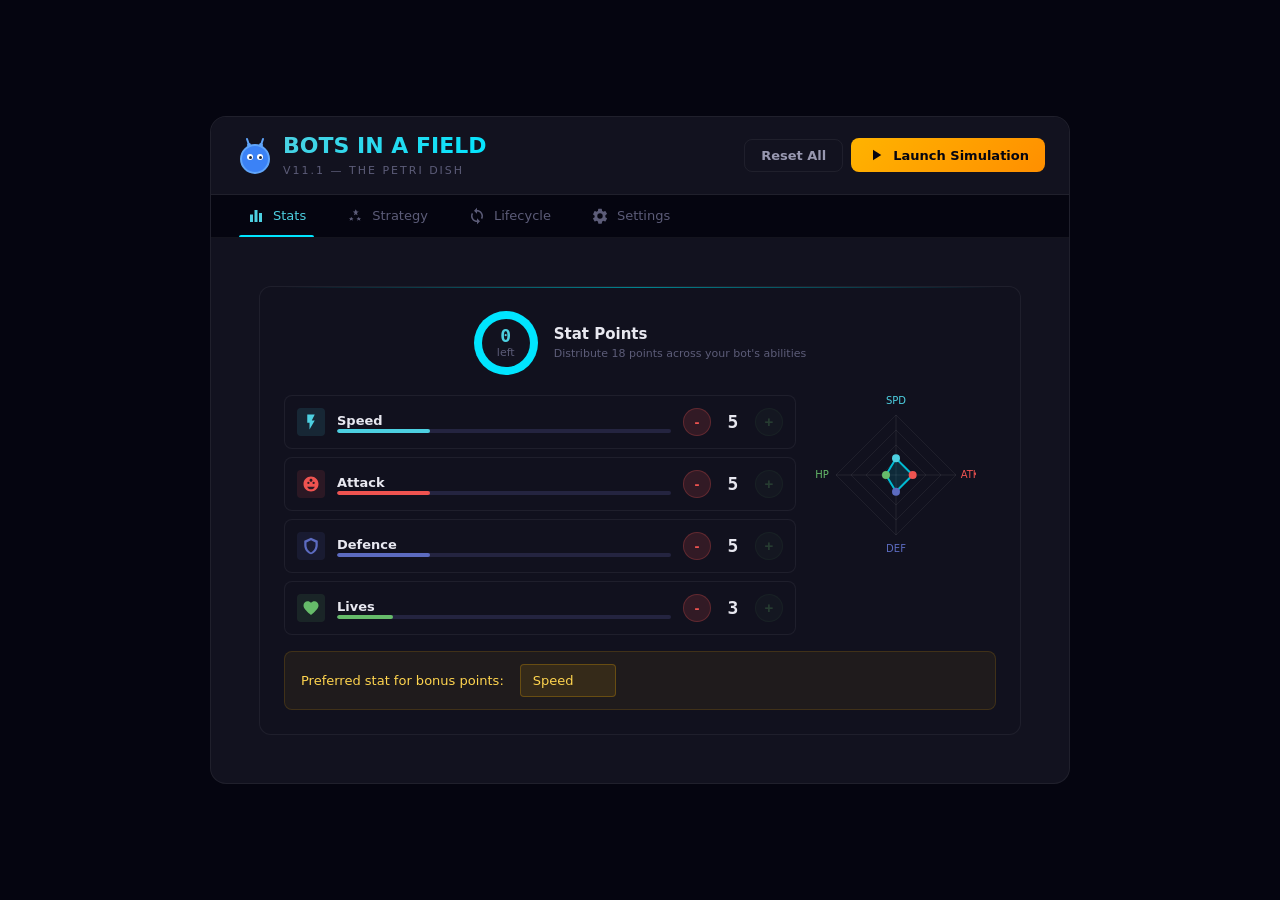
<file: bots-strategy-v11.1/index.html>
<!DOCTYPE html>
<html>
<head>
  <meta charset="utf-8">
  <title>Bots in a Field - Strategy Builder v11.1 (Petri Dish)</title>
  <link rel="stylesheet" href="styles.css">
</head>
<body>
  <!-- SVG Icon Sprite -->
  <svg style="display:none" xmlns="http://www.w3.org/2000/svg">
    <symbol id="icon-stats" viewBox="0 0 24 24">
      <path fill="currentColor" d="M4 20V10h4v10H4zm6 0V4h4v16h-4zm6 0V8h4v12h-4z"/>
    </symbol>
    <symbol id="icon-strategy" viewBox="0 0 24 24">
      <path fill="currentColor" d="M13 3l-1.5 3H9l2.5 2-1 3L13 9.5 15.5 11l-1-3L17 6h-2.5L13 3zM7 13l-1 2H4l1.5 1.2-.6 2L7 17l2.1 1.2-.6-2L10 15H8L7 13zm10 0l-1 2h-2l1.5 1.2-.6 2L17 17l2.1 1.2-.6-2L20 15h-2l-1-2z"/>
    </symbol>
    <symbol id="icon-lifecycle" viewBox="0 0 24 24">
      <path fill="currentColor" d="M12 4V1L8 5l4 4V6c3.31 0 6 2.69 6 6 0 1-.25 1.97-.7 2.8l1.46 1.46A7.93 7.93 0 0020 12c0-4.42-3.58-8-8-8zm0 14c-3.31 0-6-2.69-6-6 0-1 .25-1.97.7-2.8L5.24 7.74A7.93 7.93 0 004 12c0 4.42 3.58 8 8 8v3l4-4-4-4v3z"/>
    </symbol>
    <symbol id="icon-settings" viewBox="0 0 24 24">
      <path fill="currentColor" d="M19.14 12.94a7.07 7.07 0 000-1.88l2.03-1.58a.49.49 0 00.12-.61l-1.92-3.32a.49.49 0 00-.59-.22l-2.39.96a7.04 7.04 0 00-1.63-.94l-.36-2.54a.48.48 0 00-.48-.41h-3.84a.48.48 0 00-.48.41l-.36 2.54c-.59.24-1.13.57-1.63.94l-2.39-.96a.49.49 0 00-.59.22L2.74 9.5a.48.48 0 00.12.61l2.03 1.58a7.07 7.07 0 000 1.88l-2.03 1.58a.49.49 0 00-.12.61l1.92 3.32c.12.22.37.3.59.22l2.39-.96c.5.38 1.04.7 1.63.94l.36 2.54c.05.24.26.41.48.41h3.84c.24 0 .44-.17.48-.41l.36-2.54c.59-.24 1.13-.56 1.63-.94l2.39.96c.22.08.47 0 .59-.22l1.92-3.32c.12-.22.07-.47-.12-.61l-2.01-1.58zM12 15.6A3.6 3.6 0 1115.6 12 3.61 3.61 0 0112 15.6z"/>
    </symbol>
    <symbol id="icon-speed" viewBox="0 0 24 24">
      <path fill="currentColor" d="M7 2v11h3v9l7-12h-4l4-8H7z"/>
    </symbol>
    <symbol id="icon-attack" viewBox="0 0 24 24">
      <path fill="currentColor" d="M12 2C6.47 2 2 6.47 2 12s4.47 10 10 10 10-4.47 10-10S17.53 2 12 2zm0 3c1.1 0 2 .9 2 2s-.9 2-2 2-2-.9-2-2 .9-2 2-2zm-3.5 7a1.5 1.5 0 110-3 1.5 1.5 0 010 3zm7 0a1.5 1.5 0 110-3 1.5 1.5 0 010 3zM12 19c-2.33 0-4.31-1.46-5.11-3.5h10.22c-.8 2.04-2.78 3.5-5.11 3.5z"/>
    </symbol>
    <symbol id="icon-defence" viewBox="0 0 24 24">
      <path fill="currentColor" d="M12 1L3 5v6c0 5.55 3.84 10.74 9 12 5.16-1.26 9-6.45 9-12V5l-9-4zm0 3.18L18 7.3v3.7c0 4.25-2.95 8.27-6 9.5-3.05-1.23-6-5.25-6-9.5V7.3l6-3.12z"/>
    </symbol>
    <symbol id="icon-lives" viewBox="0 0 24 24">
      <path fill="currentColor" d="M12 21.35l-1.45-1.32C5.4 15.36 2 12.28 2 8.5 2 5.42 4.42 3 7.5 3c1.74 0 3.41.81 4.5 2.09C13.09 3.81 14.76 3 16.5 3 19.58 3 22 5.42 22 8.5c0 3.78-3.4 6.86-8.55 11.54L12 21.35z"/>
    </symbol>
    <symbol id="icon-play" viewBox="0 0 24 24">
      <path fill="currentColor" d="M8 5v14l11-7L8 5z"/>
    </symbol>
    <symbol id="icon-chevron" viewBox="0 0 24 24">
      <path fill="currentColor" d="M7.41 8.59L12 13.17l4.59-4.58L18 10l-6 6-6-6 1.41-1.41z"/>
    </symbol>
  </svg>

  <div id="setup">
    <header class="setup-header">
      <div class="brand">
        <div class="brand-icon">
          <svg width="40" height="40" viewBox="0 0 40 40" xmlns="http://www.w3.org/2000/svg">
            <circle cx="20" cy="22" r="14" fill="#3b82f6" stroke="#60a5fa" stroke-width="2"/>
            <line x1="14" y1="8" x2="12" y2="2" stroke="#60a5fa" stroke-width="2" stroke-linecap="round"/>
            <line x1="26" y1="8" x2="28" y2="2" stroke="#60a5fa" stroke-width="2" stroke-linecap="round"/>
            <circle cx="14" cy="8" r="2" fill="#60a5fa"/>
            <circle cx="26" cy="8" r="2" fill="#60a5fa"/>
            <circle cx="15" cy="20" r="3" fill="#fff"/>
            <circle cx="25" cy="20" r="3" fill="#fff"/>
            <circle cx="15.5" cy="20.5" r="1.5" fill="#1e293b"/>
            <circle cx="25.5" cy="20.5" r="1.5" fill="#1e293b"/>
          </svg>
        </div>
        <div class="brand-text">
          <h1>BOTS IN A FIELD</h1>
          <span class="brand-subtitle">v11.1 — The Petri Dish</span>
        </div>
      </div>
      <div class="header-actions">
        <button id="reset-defaults-btn" class="btn btn-ghost btn-danger">Reset All</button>
        <button id="start-btn" class="btn btn-primary">
          <span class="btn-icon"><svg><use href="#icon-play"/></svg></span>
          Launch Simulation
        </button>
      </div>
    </header>

    <nav class="tab-nav" role="tablist">
      <button class="tab-btn active" data-tab="stats" role="tab" aria-selected="true" aria-controls="stats-tab">
        <span class="tab-icon"><svg><use href="#icon-stats"/></svg></span>
        Stats
      </button>
      <button class="tab-btn" data-tab="strategy" role="tab" aria-selected="false" aria-controls="strategy-tab">
        <span class="tab-icon"><svg><use href="#icon-strategy"/></svg></span>
        Strategy
      </button>
      <button class="tab-btn" data-tab="lifecycle" role="tab" aria-selected="false" aria-controls="lifecycle-tab">
        <span class="tab-icon"><svg><use href="#icon-lifecycle"/></svg></span>
        Lifecycle
      </button>
      <button class="tab-btn" data-tab="settings" role="tab" aria-selected="false" aria-controls="settings-tab">
        <span class="tab-icon"><svg><use href="#icon-settings"/></svg></span>
        Settings
      </button>
    </nav>

    <div class="setup-body">
      <!-- Stats Tab -->
      <div id="stats-tab" class="tab-content active">
        <div class="card">
          <div class="points-ring">
            <div class="points-circle">
              <div class="points-circle-inner">
                <span class="points-number" id="points-count">0</span>
                <span class="points-label">left</span>
              </div>
            </div>
            <div class="points-info">
              <span class="points-title">Stat Points</span>
              <span class="points-desc">Distribute 18 points across your bot's abilities</span>
            </div>
          </div>

          <div class="stats-layout">
            <div class="stats-column">
              <div class="stat-row" data-stat="speed">
                <div class="stat-icon"><svg><use href="#icon-speed"/></svg></div>
                <div class="stat-info">
                  <span class="stat-name">Speed</span>
                  <div class="stat-bar-track"><div class="stat-bar-fill"></div></div>
                </div>
                <div class="stat-controls">
                  <button class="stat-btn minus" data-stat="speed">-</button>
                  <span class="stat-value" id="speed-value">5</span>
                  <button class="stat-btn plus" data-stat="speed">+</button>
                </div>
              </div>
              <div class="stat-row" data-stat="attack">
                <div class="stat-icon"><svg><use href="#icon-attack"/></svg></div>
                <div class="stat-info">
                  <span class="stat-name">Attack</span>
                  <div class="stat-bar-track"><div class="stat-bar-fill"></div></div>
                </div>
                <div class="stat-controls">
                  <button class="stat-btn minus" data-stat="attack">-</button>
                  <span class="stat-value" id="attack-value">5</span>
                  <button class="stat-btn plus" data-stat="attack">+</button>
                </div>
              </div>
              <div class="stat-row" data-stat="defence">
                <div class="stat-icon"><svg><use href="#icon-defence"/></svg></div>
                <div class="stat-info">
                  <span class="stat-name">Defence</span>
                  <div class="stat-bar-track"><div class="stat-bar-fill"></div></div>
                </div>
                <div class="stat-controls">
                  <button class="stat-btn minus" data-stat="defence">-</button>
                  <span class="stat-value" id="defence-value">5</span>
                  <button class="stat-btn plus" data-stat="defence">+</button>
                </div>
              </div>
              <div class="stat-row" data-stat="lives">
                <div class="stat-icon"><svg><use href="#icon-lives"/></svg></div>
                <div class="stat-info">
                  <span class="stat-name">Lives</span>
                  <div class="stat-bar-track"><div class="stat-bar-fill"></div></div>
                </div>
                <div class="stat-controls">
                  <button class="stat-btn minus" data-stat="lives">-</button>
                  <span class="stat-value" id="lives-value">3</span>
                  <button class="stat-btn plus" data-stat="lives">+</button>
                </div>
              </div>
            </div>

            <div class="stat-radar-wrap">
              <canvas id="stat-radar" width="160" height="160"></canvas>
            </div>
          </div>

          <div class="preferred-stat-row">
            <label>Preferred stat for bonus points:</label>
            <select id="bonus-stat">
              <option value="speed">Speed</option>
              <option value="attack">Attack</option>
              <option value="defence">Defence</option>
              <option value="lives">Lives</option>
            </select>
          </div>
        </div>
      </div>

      <!-- Strategy Tab -->
      <div id="strategy-tab" class="tab-content">
        <div class="mode-tabs">
          <button class="mode-tab active" data-mode="simple" role="tab" tabindex="0">
            <div class="mode-badge">Beginner</div>
            <div class="mode-name">Simple</div>
            <div class="mode-desc">Blend preset behaviors with weight sliders</div>
          </button>
          <button class="mode-tab" data-mode="advanced" role="tab" tabindex="0">
            <div class="mode-badge">Intermediate</div>
            <div class="mode-name">Advanced</div>
            <div class="mode-desc">Build IF-THEN rule lists</div>
          </button>
          <button class="mode-tab" data-mode="expert" role="tab" tabindex="0">
            <div class="mode-badge">Advanced</div>
            <div class="mode-name">Expert</div>
            <div class="mode-desc">Visual finite state machine editor</div>
          </button>
        </div>

        <!-- Simple Mode -->
        <div id="simple-mode" class="strategy-mode active">
          <div class="section">
            <div class="section-title">Behavior Blend <span class="help-icon" data-tooltip="Enable behaviors and adjust their weights. Higher weight = more likely to be chosen.">?</span></div>
            <div class="behavior-list" id="behavior-list">
              <!-- Populated by JS -->
            </div>
            <button class="randomize-btn" id="randomize-simple-btn">Randomize Strategy</button>
          </div>
        </div>

        <!-- Advanced Mode -->
        <div id="advanced-mode" class="strategy-mode" style="display:none;">
          <div class="section">
            <div class="section-title">Rule List <span class="help-icon" data-tooltip="Rules are evaluated top to bottom. First matching rule wins.">?</span></div>
            <div class="rule-list" id="rule-list">
              <!-- Populated by JS -->
            </div>
            <div class="add-rule-btn" id="add-rule-btn">+ Add Rule</div>
          </div>
        </div>

        <!-- Expert Mode -->
        <div id="expert-mode" class="strategy-mode" style="display:none;">
          <div class="section">
            <div class="section-title">State Machine <span class="help-icon" data-tooltip="Click to add states, drag between states to create transitions.">?</span></div>
            <div class="state-palette">
              <div class="palette-item" data-tool="select">Select</div>
              <div class="palette-item" data-tool="add-state">+ Add State</div>
              <div class="palette-item" data-tool="add-transition">Add Transition</div>
              <div class="palette-item" data-tool="delete">Delete</div>
            </div>
            <div id="state-canvas-container">
              <canvas id="state-canvas" width="740" height="350"></canvas>
            </div>
            <div class="state-editor-panel" id="state-editor">
              <h4>Edit State: <span id="edit-state-name">-</span></h4>
              <div class="editor-row">
                <label>Name:</label>
                <input type="text" id="state-name-input" placeholder="State name">
              </div>
              <div class="editor-row">
                <label>Behavior:</label>
                <select id="state-behavior-select">
                  <option value="gather">Gather (nearest dot)</option>
                  <option value="cluster">Cluster Farm</option>
                  <option value="hunt">Hunt (nearest enemy)</option>
                  <option value="hunt_weak">Hunt Weak Enemy</option>
                  <option value="flee">Flee</option>
                  <option value="gather_safe">Safe Gather</option>
                </select>
              </div>
              <div class="state-actions">
                <div class="state-action-row">
                  <label>Entry Action:</label>
                  <select id="state-entry-action">
                    <option value="none">None</option>
                    <option value="log">Log State Change</option>
                    <option value="boost_speed">Speed Boost</option>
                    <option value="reset_target">Reset Target</option>
                  </select>
                </div>
                <div class="state-action-row">
                  <label>Exit Action:</label>
                  <select id="state-exit-action">
                    <option value="none">None</option>
                    <option value="log">Log State Change</option>
                    <option value="reset_target">Reset Target</option>
                  </select>
                </div>
              </div>
              <div class="transition-list" id="transition-list">
                <strong>Transitions:</strong>
                <!-- Populated by JS -->
              </div>
            </div>
          </div>
        </div>
      </div>

      <!-- Lifecycle Tab -->
      <div id="lifecycle-tab" class="tab-content">
        <!-- Respawn Invincibility -->
        <div class="lifecycle-card" data-feature="invincibility">
          <div class="lifecycle-header">
            <label class="toggle-switch" onclick="event.stopPropagation()">
              <input type="checkbox" id="lc-invincibility-enabled">
              <span class="toggle-slider"></span>
            </label>
            <div class="lifecycle-info">
              <h3 class="lifecycle-title">Respawn Invincibility</h3>
              <p class="lifecycle-summary">Newly respawned bots are untouchable for a period</p>
            </div>
            <span class="status-badge off">Disabled</span>
            <div class="lifecycle-chevron"><svg><use href="#icon-chevron"/></svg></div>
          </div>
          <div class="lifecycle-body">
            <div class="lifecycle-body-inner">
              <div class="setting-row">
                <label>Duration (frames)</label>
                <input type="number" id="lc-invincibility-duration" value="180" min="0" max="600">
              </div>
              <div class="setting-row">
                <label>Can Deal Damage While Invincible</label>
                <label class="toggle-switch">
                  <input type="checkbox" id="lc-invincibility-can-damage">
                  <span class="toggle-slider"></span>
                </label>
              </div>
              <div class="setting-row">
                <label>Break on Combat Initiation</label>
                <label class="toggle-switch">
                  <input type="checkbox" id="lc-invincibility-break">
                  <span class="toggle-slider"></span>
                </label>
              </div>
              <div class="setting-row">
                <label>Visual Effect</label>
                <select id="lc-invincibility-effect">
                  <option value="pulse">Pulse</option>
                  <option value="glow">Glow</option>
                  <option value="flash">Flash</option>
                </select>
              </div>
              <p class="lifecycle-hint">180 frames = 3 seconds at 60fps</p>
            </div>
          </div>
        </div>

        <!-- Starvation -->
        <div class="lifecycle-card" data-feature="starvation">
          <div class="lifecycle-header">
            <label class="toggle-switch" onclick="event.stopPropagation()">
              <input type="checkbox" id="lc-starvation-enabled">
              <span class="toggle-slider"></span>
            </label>
            <div class="lifecycle-info">
              <h3 class="lifecycle-title">Starvation</h3>
              <p class="lifecycle-summary">Bots lose lives if they don't eat or fight</p>
            </div>
            <span class="status-badge off">Disabled</span>
            <div class="lifecycle-chevron"><svg><use href="#icon-chevron"/></svg></div>
          </div>
          <div class="lifecycle-body">
            <div class="lifecycle-body-inner">
              <div class="setting-row">
                <label>Inactivity Threshold (frames)</label>
                <input type="number" id="lc-starvation-threshold" value="600" min="60" max="3600">
              </div>
              <div class="setting-row">
                <label>Damage Per Tick</label>
                <input type="number" id="lc-starvation-damage" value="0.5" min="0.1" max="5" step="0.1">
              </div>
              <div class="setting-row">
                <label>Tick Interval (frames)</label>
                <input type="number" id="lc-starvation-interval" value="60" min="10" max="300">
              </div>
              <div class="setting-row">
                <label>Reset on Dot Eaten</label>
                <label class="toggle-switch">
                  <input type="checkbox" id="lc-starvation-reset-dot">
                  <span class="toggle-slider"></span>
                </label>
              </div>
              <div class="setting-row">
                <label>Reset on Damage Dealt</label>
                <label class="toggle-switch">
                  <input type="checkbox" id="lc-starvation-reset-damage">
                  <span class="toggle-slider"></span>
                </label>
              </div>
              <div class="setting-row">
                <label>Reset on Kill</label>
                <label class="toggle-switch">
                  <input type="checkbox" id="lc-starvation-reset-kill">
                  <span class="toggle-slider"></span>
                </label>
              </div>
              <div class="setting-row">
                <label>Enable Stat Decay</label>
                <label class="toggle-switch">
                  <input type="checkbox" id="lc-starvation-stat-decay">
                  <span class="toggle-slider"></span>
                </label>
              </div>
              <p class="lifecycle-hint">600 frames = 10 seconds at 60fps</p>
            </div>
          </div>
        </div>

        <!-- Age + Corpses -->
        <div class="lifecycle-card" data-feature="age">
          <div class="lifecycle-header">
            <label class="toggle-switch" onclick="event.stopPropagation()">
              <input type="checkbox" id="lc-age-enabled">
              <span class="toggle-slider"></span>
            </label>
            <div class="lifecycle-info">
              <h3 class="lifecycle-title">Age + Corpses</h3>
              <p class="lifecycle-summary">Bots age over time and die naturally</p>
            </div>
            <span class="status-badge off">Disabled</span>
            <div class="lifecycle-chevron"><svg><use href="#icon-chevron"/></svg></div>
          </div>
          <div class="lifecycle-body">
            <div class="lifecycle-body-inner">
              <div class="setting-row">
                <label>Max Age (frames)</label>
                <input type="number" id="lc-age-max" value="36000" min="600" max="72000">
              </div>
              <div class="setting-row">
                <label>Visual Decay Start (%)</label>
                <input type="range" id="lc-age-visual-start" min="50" max="100" value="80">
                <span id="lc-age-visual-value">80%</span>
              </div>
              <div class="setting-row">
                <label>Death Behavior</label>
                <select id="lc-age-death-behavior">
                  <option value="corpse">Become Corpse</option>
                  <option value="respawn">Respawn</option>
                  <option value="remove">Remove</option>
                </select>
              </div>
              <div class="setting-row">
                <label>Corpse Nutrition</label>
                <input type="number" id="lc-corpse-nutrition" value="2" min="0.1" max="10" step="0.1">
              </div>
              <div class="setting-row">
                <label>Corpse Duration (frames, 0=permanent)</label>
                <input type="number" id="lc-corpse-duration" value="600" min="0" max="3600">
              </div>
              <p class="lifecycle-hint">36000 frames = 10 minutes at 60fps</p>
            </div>
          </div>
        </div>

        <!-- Asexual Reproduction -->
        <div class="lifecycle-card" data-feature="asexual">
          <div class="lifecycle-header">
            <label class="toggle-switch" onclick="event.stopPropagation()">
              <input type="checkbox" id="lc-asexual-enabled">
              <span class="toggle-slider"></span>
            </label>
            <div class="lifecycle-info">
              <h3 class="lifecycle-title">Asexual Reproduction</h3>
              <p class="lifecycle-summary">Mature bots spawn offspring automatically</p>
            </div>
            <span class="status-badge off">Disabled</span>
            <div class="lifecycle-chevron"><svg><use href="#icon-chevron"/></svg></div>
          </div>
          <div class="lifecycle-body">
            <div class="lifecycle-body-inner">
              <div class="setting-row">
                <label>Maturity Threshold (frames)</label>
                <input type="number" id="lc-asexual-maturity" value="1800" min="300" max="18000">
              </div>
              <div class="setting-row">
                <label>Parent Life Cost (%)</label>
                <input type="range" id="lc-asexual-life-cost" min="10" max="90" value="50">
                <span id="lc-asexual-cost-value">50%</span>
              </div>
              <div class="setting-row">
                <label>Stat Noise (%)</label>
                <input type="range" id="lc-asexual-noise" min="0" max="50" value="10">
                <span id="lc-asexual-noise-value">10%</span>
              </div>
              <div class="setting-row">
                <label>Cooldown (frames)</label>
                <input type="number" id="lc-asexual-cooldown" value="900" min="60" max="3600">
              </div>
              <p class="lifecycle-hint">1800 frames = 30 seconds maturity at 60fps</p>
            </div>
          </div>
        </div>

        <!-- Sexual Reproduction -->
        <div class="lifecycle-card" data-feature="sexual">
          <div class="lifecycle-header">
            <label class="toggle-switch" onclick="event.stopPropagation()">
              <input type="checkbox" id="lc-sexual-enabled">
              <span class="toggle-slider"></span>
            </label>
            <div class="lifecycle-info">
              <h3 class="lifecycle-title">Sexual Reproduction</h3>
              <p class="lifecycle-summary">Two compatible bots in proximity produce offspring</p>
            </div>
            <span class="status-badge off">Disabled</span>
            <div class="lifecycle-chevron"><svg><use href="#icon-chevron"/></svg></div>
          </div>
          <div class="lifecycle-body">
            <div class="lifecycle-body-inner">
              <div class="setting-row">
                <label>Proximity Distance</label>
                <input type="number" id="lc-sexual-distance" value="60" min="20" max="200">
              </div>
              <div class="setting-row">
                <label>Proximity Duration (frames)</label>
                <input type="number" id="lc-sexual-duration" value="180" min="30" max="600">
              </div>
              <div class="setting-row">
                <label>Compatibility Threshold</label>
                <input type="range" id="lc-sexual-compat" min="0" max="100" value="50">
                <span id="lc-sexual-compat-value">0.5</span>
              </div>
              <div class="setting-row">
                <label>Cooldown (frames)</label>
                <input type="number" id="lc-sexual-cooldown" value="1200" min="60" max="3600">
              </div>
              <div class="setting-row">
                <label>Pack Mating Bonus</label>
                <label class="toggle-switch">
                  <input type="checkbox" id="lc-sexual-pack-bonus">
                  <span class="toggle-slider"></span>
                </label>
              </div>
            </div>
          </div>
        </div>

        <!-- Pack Formation -->
        <div class="lifecycle-card" data-feature="packs">
          <div class="lifecycle-header">
            <label class="toggle-switch" onclick="event.stopPropagation()">
              <input type="checkbox" id="lc-packs-enabled">
              <span class="toggle-slider"></span>
            </label>
            <div class="lifecycle-info">
              <h3 class="lifecycle-title">Pack Formation</h3>
              <p class="lifecycle-summary">Bots with similar strategies form cooperative packs</p>
            </div>
            <span class="status-badge off">Disabled</span>
            <div class="lifecycle-chevron"><svg><use href="#icon-chevron"/></svg></div>
          </div>
          <div class="lifecycle-body">
            <div class="lifecycle-body-inner">
              <div class="setting-row">
                <label>Similarity Threshold</label>
                <input type="range" id="lc-packs-similarity" min="30" max="100" value="70">
                <span id="lc-packs-similarity-value">0.7</span>
              </div>
              <div class="setting-row">
                <label>Proximity Distance</label>
                <input type="number" id="lc-packs-distance" value="100" min="30" max="300">
              </div>
              <div class="setting-row">
                <label>Max Pack Size (0=unlimited)</label>
                <input type="number" id="lc-packs-max-size" value="5" min="0" max="20">
              </div>
              <div class="setting-row">
                <label>Disband on Respawn</label>
                <label class="toggle-switch">
                  <input type="checkbox" id="lc-packs-disband-respawn">
                  <span class="toggle-slider"></span>
                </label>
              </div>
              <div class="setting-row">
                <label>Disband on Starvation</label>
                <label class="toggle-switch">
                  <input type="checkbox" id="lc-packs-disband-starve">
                  <span class="toggle-slider"></span>
                </label>
              </div>
            </div>
          </div>
        </div>

        <!-- Territory + Cannibalism -->
        <div class="lifecycle-card" data-feature="territory">
          <div class="lifecycle-header">
            <label class="toggle-switch" onclick="event.stopPropagation()">
              <input type="checkbox" id="lc-territory-enabled">
              <span class="toggle-slider"></span>
            </label>
            <div class="lifecycle-info">
              <h3 class="lifecycle-title">Territory + Cannibalism</h3>
              <p class="lifecycle-summary">Packs claim territory; starving members may cannibalize</p>
            </div>
            <span class="status-badge off">Disabled</span>
            <div class="lifecycle-chevron"><svg><use href="#icon-chevron"/></svg></div>
          </div>
          <div class="lifecycle-body">
            <div class="lifecycle-body-inner">
              <div class="setting-row">
                <label>Territory Radius</label>
                <input type="number" id="lc-territory-radius" value="300" min="100" max="600">
              </div>
              <div class="setting-row">
                <label>Enable Cannibalism</label>
                <label class="toggle-switch">
                  <input type="checkbox" id="lc-cannibalism-enabled">
                  <span class="toggle-slider"></span>
                </label>
              </div>
              <div class="setting-row">
                <label>Cannibalism Trigger</label>
                <select id="lc-cannibalism-trigger">
                  <option value="starving">Starving</option>
                  <option value="lowLives">Low Lives</option>
                  <option value="always">Always</option>
                </select>
              </div>
              <div class="setting-row">
                <label>Target Preference</label>
                <select id="lc-cannibalism-target">
                  <option value="weakest">Weakest</option>
                  <option value="oldest">Oldest</option>
                  <option value="nearest">Nearest</option>
                  <option value="random">Random</option>
                </select>
              </div>
            </div>
          </div>
        </div>

        <!-- Player Overrides -->
        <div class="lifecycle-card" data-feature="player-overrides">
          <div class="lifecycle-header">
            <label class="toggle-switch" onclick="event.stopPropagation()">
              <input type="checkbox" id="lc-player-overrides">
              <span class="toggle-slider"></span>
            </label>
            <div class="lifecycle-info">
              <h3 class="lifecycle-title">Player Overrides</h3>
              <p class="lifecycle-summary">Override lifecycle settings for your bot</p>
            </div>
            <span class="status-badge off">Disabled</span>
            <div class="lifecycle-chevron"><svg><use href="#icon-chevron"/></svg></div>
          </div>
          <div class="lifecycle-body">
            <div class="lifecycle-body-inner">
              <div class="setting-row">
                <label>Player Immune to Starvation</label>
                <label class="toggle-switch">
                  <input type="checkbox" id="lc-player-immune-starve">
                  <span class="toggle-slider"></span>
                </label>
              </div>
              <div class="setting-row">
                <label>Player Immune to Aging</label>
                <label class="toggle-switch">
                  <input type="checkbox" id="lc-player-immune-age">
                  <span class="toggle-slider"></span>
                </label>
              </div>
              <div class="setting-row">
                <label>Player Can Reproduce</label>
                <label class="toggle-switch">
                  <input type="checkbox" id="lc-player-reproduce">
                  <span class="toggle-slider"></span>
                </label>
              </div>
            </div>
          </div>
        </div>
      </div>

      <!-- Settings Tab -->
      <div id="settings-tab" class="tab-content">
        <div class="settings-grid">
          <div class="section">
            <div class="section-title">Global AI Settings</div>
            <div class="settings-section">
              <div class="setting-row">
                <label>Re-evaluation Rate (frames)</label>
                <input type="number" id="reeval-rate" value="30" min="1" max="120">
              </div>
              <div class="setting-row">
                <label>Behavior Switch Cooldown</label>
                <input type="number" id="switch-cooldown" value="15" min="0" max="60">
              </div>
              <div class="setting-row">
                <label>Randomness Noise (0-1)</label>
                <input type="range" id="randomness-noise" min="0" max="100" value="10">
                <span id="noise-value">0.1</span>
              </div>
            </div>
          </div>

          <div class="section">
            <div class="section-title">Emergency Override</div>
            <div class="settings-section">
              <div class="setting-row">
                <label>Enable Emergency Override</label>
                <label class="toggle-switch">
                  <input type="checkbox" id="emergency-enabled">
                  <span class="toggle-slider"></span>
                </label>
              </div>
              <div class="setting-row">
                <label>Lives Threshold</label>
                <input type="number" id="emergency-threshold" value="2" min="1" max="10">
              </div>
              <div class="setting-row">
                <label>Emergency Behavior</label>
                <select id="emergency-behavior">
                  <option value="flee">Flee</option>
                  <option value="gather_safe">Gather Safe</option>
                  <option value="wander">Wander</option>
                </select>
              </div>
            </div>
          </div>

          <div class="section">
            <div class="section-title">NPC Bot Settings</div>
            <div class="settings-section">
              <div class="setting-row">
                <label>Random Stats Distribution</label>
                <label class="toggle-switch">
                  <input type="checkbox" id="npc-random-stats">
                  <span class="toggle-slider"></span>
                </label>
              </div>
              <p class="lifecycle-hint">NPCs spawn with random stat distribution (18 total points, min 1 speed/defence/lives, 0 attack)</p>

              <div class="setting-row">
                <label>Death Penalty (instead of reset)</label>
                <label class="toggle-switch">
                  <input type="checkbox" id="npc-death-penalty">
                  <span class="toggle-slider"></span>
                </label>
              </div>
              <p class="lifecycle-hint">On death, NPCs lose 1 point per stat instead of full reset. Lives always reset.</p>

              <div class="setting-row">
                <label>Evolution from Killer</label>
                <label class="toggle-switch">
                  <input type="checkbox" id="npc-evolution">
                  <span class="toggle-slider"></span>
                </label>
              </div>
              <div class="setting-row" style="margin-left:20px;">
                <label>Inherit Ratio (0-1)</label>
                <input type="range" id="npc-evolution-ratio" min="0" max="100" value="50">
                <span id="evolution-ratio-value">0.5</span>
              </div>
              <p class="lifecycle-hint">Dead NPC's base stats become average of their old stats and killer's stats. Enables emergent evolution.</p>

              <div class="setting-row">
                <label>Random NPC Strategies</label>
                <label class="toggle-switch">
                  <input type="checkbox" id="npc-random-strategy">
                  <span class="toggle-slider"></span>
                </label>
              </div>
              <p class="lifecycle-hint">NPCs use random behavior strategies (Gatherer, Hunter, Survivor, Opportunist, Aggressive)</p>
            </div>
          </div>

          <div class="section">
            <div class="section-title">Import / Export Configuration</div>
            <div class="io-buttons">
              <button class="io-btn export" id="export-btn">Export Config</button>
              <button class="io-btn import" id="import-btn">Import Config</button>
              <input type="file" id="import-file" accept=".json">
            </div>
            <p class="lifecycle-hint">Save and load your strategy configurations as JSON files.</p>
          </div>

          <div class="section">
            <div class="section-title">Simulation Logging</div>
            <div class="settings-section">
              <div class="setting-row">
                <label>Max Decisions (0 = unlimited)</label>
                <input type="number" id="max-decisions" value="100" min="0" max="10000">
              </div>
              <div class="setting-row">
                <label>Enable Logging</label>
                <label class="toggle-switch">
                  <input type="checkbox" id="logging-enabled">
                  <span class="toggle-slider"></span>
                </label>
              </div>
              <div class="setting-row">
                <label>Log All Bots</label>
                <label class="toggle-switch">
                  <input type="checkbox" id="log-all-bots">
                  <span class="toggle-slider"></span>
                </label>
              </div>
              <div class="setting-row">
                <label>Pause on Complete</label>
                <label class="toggle-switch">
                  <input type="checkbox" id="pause-on-complete">
                  <span class="toggle-slider"></span>
                </label>
              </div>
            </div>
            <p class="lifecycle-hint">Log bot decisions for algorithm verification. Machine-parseable format.</p>
          </div>

          <div class="section">
            <div class="section-title">Billboards</div>
            <div class="settings-section">
              <div class="setting-row">
                <label>Enable Billboards</label>
                <label class="toggle-switch">
                  <input type="checkbox" id="billboard-enabled" checked>
                  <span class="toggle-slider"></span>
                </label>
              </div>
              <div class="setting-row">
                <label>Max Billboards</label>
                <input type="number" id="billboard-max" value="5" min="1" max="20">
              </div>
              <div class="setting-row">
                <label>Spawn Chance (per frame)</label>
                <input type="range" id="billboard-spawn-chance" min="1" max="20" value="2">
                <span id="billboard-spawn-value">0.002</span>
              </div>
              <div class="setting-row">
                <label>Min Duration (frames)</label>
                <input type="number" id="billboard-min-duration" value="300" min="60" max="1800">
              </div>
              <div class="setting-row">
                <label>Max Duration (frames)</label>
                <input type="number" id="billboard-max-duration" value="900" min="60" max="3600">
              </div>
              <div class="setting-row">
                <label>Cluster Proximity Radius</label>
                <input type="number" id="billboard-proximity" value="200" min="50" max="500">
              </div>
              <div class="setting-row">
                <label>Min Cluster Size</label>
                <input type="number" id="billboard-min-cluster" value="2" min="1" max="10">
              </div>
              <div class="setting-row">
                <label>Board Width</label>
                <input type="number" id="billboard-width" value="120" min="60" max="200">
              </div>
              <div class="setting-row">
                <label>Board Height</label>
                <input type="number" id="billboard-height" value="60" min="30" max="100">
              </div>
              <div class="setting-row">
                <label>Pole Height</label>
                <input type="number" id="billboard-pole-height" value="40" min="20" max="80">
              </div>
            </div>
            <p class="lifecycle-hint">Advertisement billboards spawn near dot clusters. 300 frames = 5 seconds.</p>
          </div>
        </div>
      </div>
    </div>
  </div>

  <canvas id="trail-map" style="display:none"></canvas>
  <canvas id="field"></canvas>

  <!-- Debug Panel -->
  <div id="debug-panel">
    <div class="debug-header">AI Debug Panel [D]</div>
    <div class="debug-toggles">
      <label class="debug-toggle">
        <input type="checkbox" id="show-target-line" checked>
        Target Line
      </label>
      <label class="debug-toggle">
        <input type="checkbox" id="show-context" checked>
        Context Values
      </label>
    </div>
    <div class="debug-section">
      <div class="debug-section-title">Current State</div>
      <div id="debug-state"></div>
    </div>
    <div class="debug-section">
      <div class="debug-section-title">Last Decision</div>
      <div id="debug-decision"></div>
    </div>
    <div class="debug-section" id="debug-context-section">
      <div class="debug-section-title">Context Values</div>
      <div class="context-panel" id="debug-context"></div>
    </div>
  </div>

  <div id="ui">
    <div class="hud-header">
      <span class="hud-bot-label" id="hud-bot-name">Bot #1</span>
      <span class="hud-bot-tag player" id="hud-bot-tag">PLAYER</span>
    </div>
    <div class="hud-stats">
      <div class="hud-stat" data-stat="speed">
        <span class="hud-stat-icon"><svg><use href="#icon-speed"/></svg></span>
        <span class="hud-stat-label">SPD</span>
        <div class="hud-stat-bar"><div class="hud-stat-bar-fill" id="hud-bar-speed"></div></div>
        <span class="hud-stat-value" id="hud-speed">5.0</span>
      </div>
      <div class="hud-stat" data-stat="attack">
        <span class="hud-stat-icon"><svg><use href="#icon-attack"/></svg></span>
        <span class="hud-stat-label">ATK</span>
        <div class="hud-stat-bar"><div class="hud-stat-bar-fill" id="hud-bar-attack"></div></div>
        <span class="hud-stat-value" id="hud-attack">5.0</span>
      </div>
      <div class="hud-stat" data-stat="defence">
        <span class="hud-stat-icon"><svg><use href="#icon-defence"/></svg></span>
        <span class="hud-stat-label">DEF</span>
        <div class="hud-stat-bar"><div class="hud-stat-bar-fill" id="hud-bar-defence"></div></div>
        <span class="hud-stat-value" id="hud-defence">5.0</span>
      </div>
      <div class="hud-stat" data-stat="lives">
        <span class="hud-stat-icon"><svg><use href="#icon-lives"/></svg></span>
        <span class="hud-stat-label">HP</span>
        <div class="hud-stat-bar"><div class="hud-stat-bar-fill" id="hud-bar-lives"></div></div>
        <span class="hud-stat-value" id="hud-lives">3.0</span>
      </div>
    </div>
    <div class="hud-extra">
      <span id="hud-position">X: 0 Y: 0</span>
      <span id="hud-kills">Kills: 0</span>
      <span id="hud-action">Action: idle</span>
    </div>
  </div>

  <div id="controls">
    <div class="key-hint"><kbd>TAB</kbd> Switch bot</div>
    <div class="key-hint"><kbd>SPACE</kbd> Auto-follow</div>
    <div class="key-hint"><kbd>D</kbd> Debug</div>
    <div class="key-hint"><kbd>L</kbd> Log</div>
  </div>

  <!-- Simulation Controls -->
  <div id="sim-controls">
    <span id="sim-status">Frame: 0 | Decisions: 0/100</span>
    <div class="speed-controls">
      <span class="speed-label">Speed:</span>
      <button class="speed-btn active" data-speed="1">x1</button>
      <button class="speed-btn" data-speed="1.5">x1.5</button>
      <button class="speed-btn" data-speed="2">x2</button>
    </div>
    <button id="pause-btn">Pause</button>
    <button id="resume-btn">Resume</button>
    <button id="show-log-btn">Show Log</button>
    <button id="stop-sim-btn">Stop & Reconfigure</button>
    <button id="copy-strongest-btn">Copy Strongest Bot</button>
  </div>
  <div id="strongest-bot-display"></div>

  <!-- Log Panel -->
  <div id="log-panel">
    <div class="log-header">
      <span>Simulation Log</span>
      <button id="close-log-btn">&times;</button>
    </div>
    <div class="log-info">
      <span id="log-decision-count">Decisions logged: 0</span>
      <button id="copy-log-btn">Copy to Clipboard</button>
      <button id="download-log-btn">Download Log</button>
    </div>
    <textarea id="log-output" readonly placeholder="Log output will appear here when simulation pauses or completes..."></textarea>
  </div>

  <!-- Event Feed -->
  <div id="event-feed"></div>

  <!-- JavaScript modules -->
  <script src="js/config.js"></script>
  <script src="js/log.js"></script>
  <script src="js/billboards.js"></script>
  <script src="js/corpse.js"></script>
  <script src="js/relationships.js"></script>
  <script src="js/packs.js"></script>
  <script src="js/lifecycle.js"></script>
  <script src="js/reproduction.js"></script>
  <script src="js/game.js"></script>
  <script src="js/bot-ai.js"></script>
  <script src="js/bot-render.js"></script>
  <script src="js/ui-strategy.js"></script>
  <script src="js/ui-lifecycle.js"></script>
  <script src="js/ui-settings.js"></script>
  <script src="js/ui-notifications.js"></script>
  <script src="js/ui.js"></script>
  <script src="js/debug.js"></script>
  <script src="js/main.js"></script>
</body>
</html>
</file>
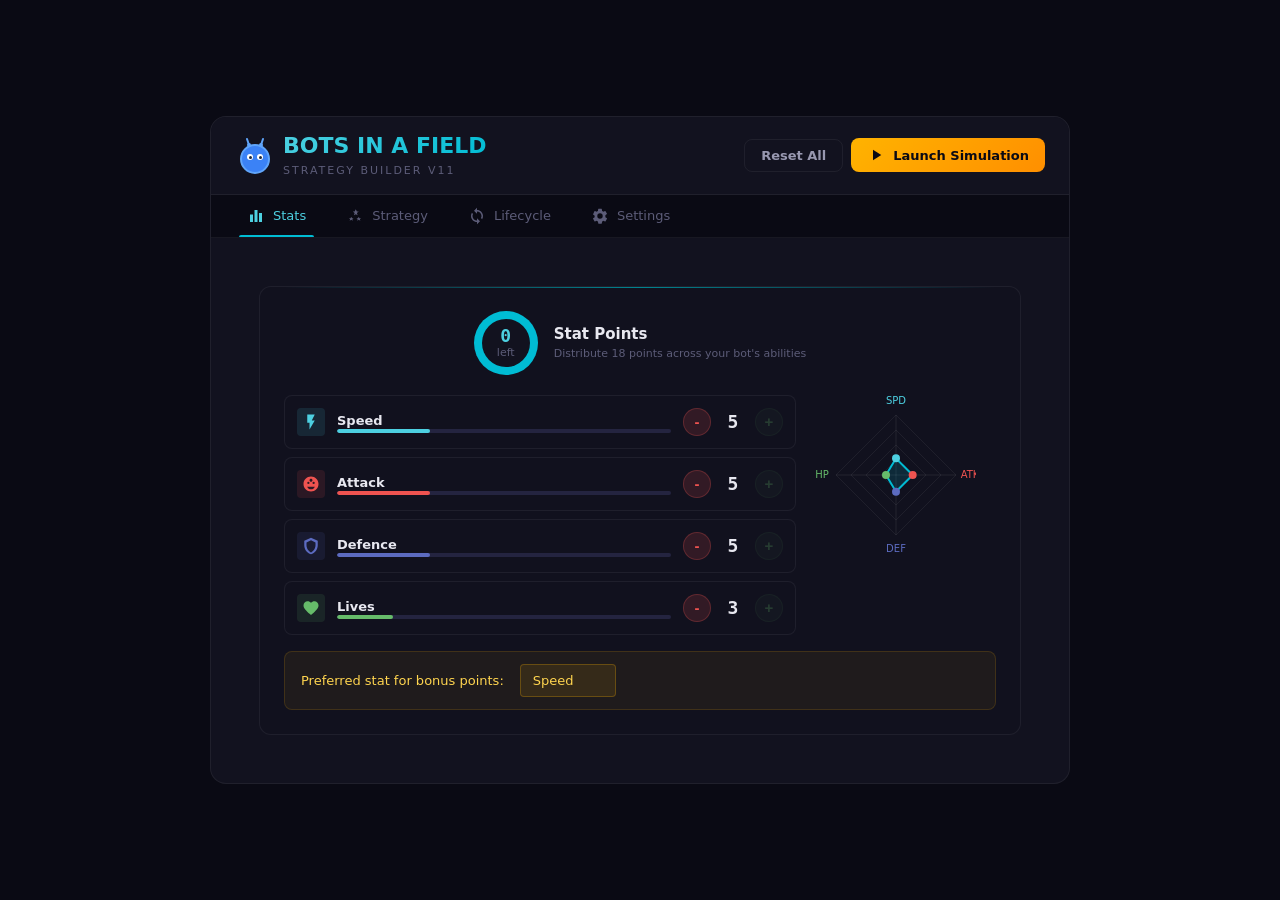
<file: bots-strategy-v11.2/index.html>
<!DOCTYPE html>
<html>
<head>
  <meta charset="utf-8">
  <title>Bots in a Field - Strategy Builder v11</title>
  <link rel="stylesheet" href="styles.css">
</head>
<body>
  <!-- SVG Icon Sprite -->
  <svg style="display:none" xmlns="http://www.w3.org/2000/svg">
    <symbol id="icon-stats" viewBox="0 0 24 24">
      <path fill="currentColor" d="M4 20V10h4v10H4zm6 0V4h4v16h-4zm6 0V8h4v12h-4z"/>
    </symbol>
    <symbol id="icon-strategy" viewBox="0 0 24 24">
      <path fill="currentColor" d="M13 3l-1.5 3H9l2.5 2-1 3L13 9.5 15.5 11l-1-3L17 6h-2.5L13 3zM7 13l-1 2H4l1.5 1.2-.6 2L7 17l2.1 1.2-.6-2L10 15H8L7 13zm10 0l-1 2h-2l1.5 1.2-.6 2L17 17l2.1 1.2-.6-2L20 15h-2l-1-2z"/>
    </symbol>
    <symbol id="icon-lifecycle" viewBox="0 0 24 24">
      <path fill="currentColor" d="M12 4V1L8 5l4 4V6c3.31 0 6 2.69 6 6 0 1-.25 1.97-.7 2.8l1.46 1.46A7.93 7.93 0 0020 12c0-4.42-3.58-8-8-8zm0 14c-3.31 0-6-2.69-6-6 0-1 .25-1.97.7-2.8L5.24 7.74A7.93 7.93 0 004 12c0 4.42 3.58 8 8 8v3l4-4-4-4v3z"/>
    </symbol>
    <symbol id="icon-settings" viewBox="0 0 24 24">
      <path fill="currentColor" d="M19.14 12.94a7.07 7.07 0 000-1.88l2.03-1.58a.49.49 0 00.12-.61l-1.92-3.32a.49.49 0 00-.59-.22l-2.39.96a7.04 7.04 0 00-1.63-.94l-.36-2.54a.48.48 0 00-.48-.41h-3.84a.48.48 0 00-.48.41l-.36 2.54c-.59.24-1.13.57-1.63.94l-2.39-.96a.49.49 0 00-.59.22L2.74 9.5a.48.48 0 00.12.61l2.03 1.58a7.07 7.07 0 000 1.88l-2.03 1.58a.49.49 0 00-.12.61l1.92 3.32c.12.22.37.3.59.22l2.39-.96c.5.38 1.04.7 1.63.94l.36 2.54c.05.24.26.41.48.41h3.84c.24 0 .44-.17.48-.41l.36-2.54c.59-.24 1.13-.56 1.63-.94l2.39.96c.22.08.47 0 .59-.22l1.92-3.32c.12-.22.07-.47-.12-.61l-2.01-1.58zM12 15.6A3.6 3.6 0 1115.6 12 3.61 3.61 0 0112 15.6z"/>
    </symbol>
    <symbol id="icon-speed" viewBox="0 0 24 24">
      <path fill="currentColor" d="M7 2v11h3v9l7-12h-4l4-8H7z"/>
    </symbol>
    <symbol id="icon-attack" viewBox="0 0 24 24">
      <path fill="currentColor" d="M12 2C6.47 2 2 6.47 2 12s4.47 10 10 10 10-4.47 10-10S17.53 2 12 2zm0 3c1.1 0 2 .9 2 2s-.9 2-2 2-2-.9-2-2 .9-2 2-2zm-3.5 7a1.5 1.5 0 110-3 1.5 1.5 0 010 3zm7 0a1.5 1.5 0 110-3 1.5 1.5 0 010 3zM12 19c-2.33 0-4.31-1.46-5.11-3.5h10.22c-.8 2.04-2.78 3.5-5.11 3.5z"/>
    </symbol>
    <symbol id="icon-defence" viewBox="0 0 24 24">
      <path fill="currentColor" d="M12 1L3 5v6c0 5.55 3.84 10.74 9 12 5.16-1.26 9-6.45 9-12V5l-9-4zm0 3.18L18 7.3v3.7c0 4.25-2.95 8.27-6 9.5-3.05-1.23-6-5.25-6-9.5V7.3l6-3.12z"/>
    </symbol>
    <symbol id="icon-lives" viewBox="0 0 24 24">
      <path fill="currentColor" d="M12 21.35l-1.45-1.32C5.4 15.36 2 12.28 2 8.5 2 5.42 4.42 3 7.5 3c1.74 0 3.41.81 4.5 2.09C13.09 3.81 14.76 3 16.5 3 19.58 3 22 5.42 22 8.5c0 3.78-3.4 6.86-8.55 11.54L12 21.35z"/>
    </symbol>
    <symbol id="icon-play" viewBox="0 0 24 24">
      <path fill="currentColor" d="M8 5v14l11-7L8 5z"/>
    </symbol>
    <symbol id="icon-chevron" viewBox="0 0 24 24">
      <path fill="currentColor" d="M7.41 8.59L12 13.17l4.59-4.58L18 10l-6 6-6-6 1.41-1.41z"/>
    </symbol>
  </svg>

  <div id="setup">
    <header class="setup-header">
      <div class="brand">
        <div class="brand-icon">
          <svg width="40" height="40" viewBox="0 0 40 40" xmlns="http://www.w3.org/2000/svg">
            <circle cx="20" cy="22" r="14" fill="#3b82f6" stroke="#60a5fa" stroke-width="2"/>
            <line x1="14" y1="8" x2="12" y2="2" stroke="#60a5fa" stroke-width="2" stroke-linecap="round"/>
            <line x1="26" y1="8" x2="28" y2="2" stroke="#60a5fa" stroke-width="2" stroke-linecap="round"/>
            <circle cx="14" cy="8" r="2" fill="#60a5fa"/>
            <circle cx="26" cy="8" r="2" fill="#60a5fa"/>
            <circle cx="15" cy="20" r="3" fill="#fff"/>
            <circle cx="25" cy="20" r="3" fill="#fff"/>
            <circle cx="15.5" cy="20.5" r="1.5" fill="#1e293b"/>
            <circle cx="25.5" cy="20.5" r="1.5" fill="#1e293b"/>
          </svg>
        </div>
        <div class="brand-text">
          <h1>BOTS IN A FIELD</h1>
          <span class="brand-subtitle">Strategy Builder v11</span>
        </div>
      </div>
      <div class="header-actions">
        <button id="reset-defaults-btn" class="btn btn-ghost btn-danger">Reset All</button>
        <button id="start-btn" class="btn btn-primary">
          <span class="btn-icon"><svg><use href="#icon-play"/></svg></span>
          Launch Simulation
        </button>
      </div>
    </header>

    <nav class="tab-nav" role="tablist">
      <button class="tab-btn active" data-tab="stats" role="tab" aria-selected="true" aria-controls="stats-tab">
        <span class="tab-icon"><svg><use href="#icon-stats"/></svg></span>
        Stats
      </button>
      <button class="tab-btn" data-tab="strategy" role="tab" aria-selected="false" aria-controls="strategy-tab">
        <span class="tab-icon"><svg><use href="#icon-strategy"/></svg></span>
        Strategy
      </button>
      <button class="tab-btn" data-tab="lifecycle" role="tab" aria-selected="false" aria-controls="lifecycle-tab">
        <span class="tab-icon"><svg><use href="#icon-lifecycle"/></svg></span>
        Lifecycle
      </button>
      <button class="tab-btn" data-tab="settings" role="tab" aria-selected="false" aria-controls="settings-tab">
        <span class="tab-icon"><svg><use href="#icon-settings"/></svg></span>
        Settings
      </button>
    </nav>

    <div class="setup-body">
      <!-- Stats Tab -->
      <div id="stats-tab" class="tab-content active">
        <div class="card">
          <div class="points-ring">
            <div class="points-circle">
              <div class="points-circle-inner">
                <span class="points-number" id="points-count">0</span>
                <span class="points-label">left</span>
              </div>
            </div>
            <div class="points-info">
              <span class="points-title">Stat Points</span>
              <span class="points-desc">Distribute 18 points across your bot's abilities</span>
            </div>
          </div>

          <div class="stats-layout">
            <div class="stats-column">
              <div class="stat-row" data-stat="speed">
                <div class="stat-icon"><svg><use href="#icon-speed"/></svg></div>
                <div class="stat-info">
                  <span class="stat-name">Speed</span>
                  <div class="stat-bar-track"><div class="stat-bar-fill"></div></div>
                </div>
                <div class="stat-controls">
                  <button class="stat-btn minus" data-stat="speed">-</button>
                  <span class="stat-value" id="speed-value">5</span>
                  <button class="stat-btn plus" data-stat="speed">+</button>
                </div>
              </div>
              <div class="stat-row" data-stat="attack">
                <div class="stat-icon"><svg><use href="#icon-attack"/></svg></div>
                <div class="stat-info">
                  <span class="stat-name">Attack</span>
                  <div class="stat-bar-track"><div class="stat-bar-fill"></div></div>
                </div>
                <div class="stat-controls">
                  <button class="stat-btn minus" data-stat="attack">-</button>
                  <span class="stat-value" id="attack-value">5</span>
                  <button class="stat-btn plus" data-stat="attack">+</button>
                </div>
              </div>
              <div class="stat-row" data-stat="defence">
                <div class="stat-icon"><svg><use href="#icon-defence"/></svg></div>
                <div class="stat-info">
                  <span class="stat-name">Defence</span>
                  <div class="stat-bar-track"><div class="stat-bar-fill"></div></div>
                </div>
                <div class="stat-controls">
                  <button class="stat-btn minus" data-stat="defence">-</button>
                  <span class="stat-value" id="defence-value">5</span>
                  <button class="stat-btn plus" data-stat="defence">+</button>
                </div>
              </div>
              <div class="stat-row" data-stat="lives">
                <div class="stat-icon"><svg><use href="#icon-lives"/></svg></div>
                <div class="stat-info">
                  <span class="stat-name">Lives</span>
                  <div class="stat-bar-track"><div class="stat-bar-fill"></div></div>
                </div>
                <div class="stat-controls">
                  <button class="stat-btn minus" data-stat="lives">-</button>
                  <span class="stat-value" id="lives-value">3</span>
                  <button class="stat-btn plus" data-stat="lives">+</button>
                </div>
              </div>
            </div>

            <div class="stat-radar-wrap">
              <canvas id="stat-radar" width="160" height="160"></canvas>
            </div>
          </div>

          <div class="preferred-stat-row">
            <label>Preferred stat for bonus points:</label>
            <select id="bonus-stat">
              <option value="speed">Speed</option>
              <option value="attack">Attack</option>
              <option value="defence">Defence</option>
              <option value="lives">Lives</option>
            </select>
          </div>
        </div>
      </div>

      <!-- Strategy Tab -->
      <div id="strategy-tab" class="tab-content">
        <div class="mode-tabs">
          <button class="mode-tab active" data-mode="simple" role="tab" tabindex="0">
            <div class="mode-badge">Beginner</div>
            <div class="mode-name">Simple</div>
            <div class="mode-desc">Blend preset behaviors with weight sliders</div>
          </button>
          <button class="mode-tab" data-mode="advanced" role="tab" tabindex="0">
            <div class="mode-badge">Intermediate</div>
            <div class="mode-name">Advanced</div>
            <div class="mode-desc">Build IF-THEN rule lists</div>
          </button>
          <button class="mode-tab" data-mode="expert" role="tab" tabindex="0">
            <div class="mode-badge">Advanced</div>
            <div class="mode-name">Expert</div>
            <div class="mode-desc">Visual finite state machine editor</div>
          </button>
        </div>

        <!-- Simple Mode -->
        <div id="simple-mode" class="strategy-mode active">
          <div class="section">
            <div class="section-title">Behavior Blend <span class="help-icon" data-tooltip="Enable behaviors and adjust their weights. Higher weight = more likely to be chosen.">?</span></div>
            <div class="behavior-list" id="behavior-list">
              <!-- Populated by JS -->
            </div>
            <button class="randomize-btn" id="randomize-simple-btn">Randomize Strategy</button>
          </div>
        </div>

        <!-- Advanced Mode -->
        <div id="advanced-mode" class="strategy-mode" style="display:none;">
          <div class="section">
            <div class="section-title">Rule List <span class="help-icon" data-tooltip="Rules are evaluated top to bottom. First matching rule wins.">?</span></div>
            <div class="rule-list" id="rule-list">
              <!-- Populated by JS -->
            </div>
            <div class="add-rule-btn" id="add-rule-btn">+ Add Rule</div>
          </div>
        </div>

        <!-- Expert Mode -->
        <div id="expert-mode" class="strategy-mode" style="display:none;">
          <div class="section">
            <div class="section-title">State Machine <span class="help-icon" data-tooltip="Click to add states, drag between states to create transitions.">?</span></div>
            <div class="state-palette">
              <div class="palette-item" data-tool="select">Select</div>
              <div class="palette-item" data-tool="add-state">+ Add State</div>
              <div class="palette-item" data-tool="add-transition">Add Transition</div>
              <div class="palette-item" data-tool="delete">Delete</div>
            </div>
            <div id="state-canvas-container">
              <canvas id="state-canvas" width="740" height="350"></canvas>
            </div>
            <div class="state-editor-panel" id="state-editor">
              <h4>Edit State: <span id="edit-state-name">-</span></h4>
              <div class="editor-row">
                <label>Name:</label>
                <input type="text" id="state-name-input" placeholder="State name">
              </div>
              <div class="editor-row">
                <label>Behavior:</label>
                <select id="state-behavior-select">
                  <option value="gather">Gather (nearest dot)</option>
                  <option value="cluster">Cluster Farm</option>
                  <option value="hunt">Hunt (nearest enemy)</option>
                  <option value="hunt_weak">Hunt Weak Enemy</option>
                  <option value="flee">Flee</option>
                  <option value="gather_safe">Safe Gather</option>
                </select>
              </div>
              <div class="state-actions">
                <div class="state-action-row">
                  <label>Entry Action:</label>
                  <select id="state-entry-action">
                    <option value="none">None</option>
                    <option value="log">Log State Change</option>
                    <option value="boost_speed">Speed Boost</option>
                    <option value="reset_target">Reset Target</option>
                  </select>
                </div>
                <div class="state-action-row">
                  <label>Exit Action:</label>
                  <select id="state-exit-action">
                    <option value="none">None</option>
                    <option value="log">Log State Change</option>
                    <option value="reset_target">Reset Target</option>
                  </select>
                </div>
              </div>
              <div class="transition-list" id="transition-list">
                <strong>Transitions:</strong>
                <!-- Populated by JS -->
              </div>
            </div>
          </div>
        </div>
      </div>

      <!-- Lifecycle Tab -->
      <div id="lifecycle-tab" class="tab-content">
        <!-- Respawn Invincibility -->
        <div class="lifecycle-card" data-feature="invincibility">
          <div class="lifecycle-header">
            <label class="toggle-switch" onclick="event.stopPropagation()">
              <input type="checkbox" id="lc-invincibility-enabled">
              <span class="toggle-slider"></span>
            </label>
            <div class="lifecycle-info">
              <h3 class="lifecycle-title">Respawn Invincibility</h3>
              <p class="lifecycle-summary">Newly respawned bots are untouchable for a period</p>
            </div>
            <span class="status-badge off">Disabled</span>
            <div class="lifecycle-chevron"><svg><use href="#icon-chevron"/></svg></div>
          </div>
          <div class="lifecycle-body">
            <div class="lifecycle-body-inner">
              <div class="setting-row">
                <label>Duration (frames)</label>
                <input type="number" id="lc-invincibility-duration" value="180" min="0" max="600">
              </div>
              <div class="setting-row">
                <label>Can Deal Damage While Invincible</label>
                <label class="toggle-switch">
                  <input type="checkbox" id="lc-invincibility-can-damage">
                  <span class="toggle-slider"></span>
                </label>
              </div>
              <div class="setting-row">
                <label>Break on Combat Initiation</label>
                <label class="toggle-switch">
                  <input type="checkbox" id="lc-invincibility-break">
                  <span class="toggle-slider"></span>
                </label>
              </div>
              <div class="setting-row">
                <label>Visual Effect</label>
                <select id="lc-invincibility-effect">
                  <option value="pulse">Pulse</option>
                  <option value="glow">Glow</option>
                  <option value="flash">Flash</option>
                </select>
              </div>
              <p class="lifecycle-hint">180 frames = 3 seconds at 60fps</p>
            </div>
          </div>
        </div>

        <!-- Starvation -->
        <div class="lifecycle-card" data-feature="starvation">
          <div class="lifecycle-header">
            <label class="toggle-switch" onclick="event.stopPropagation()">
              <input type="checkbox" id="lc-starvation-enabled">
              <span class="toggle-slider"></span>
            </label>
            <div class="lifecycle-info">
              <h3 class="lifecycle-title">Starvation</h3>
              <p class="lifecycle-summary">Bots lose lives if they don't eat or fight</p>
            </div>
            <span class="status-badge off">Disabled</span>
            <div class="lifecycle-chevron"><svg><use href="#icon-chevron"/></svg></div>
          </div>
          <div class="lifecycle-body">
            <div class="lifecycle-body-inner">
              <div class="setting-row">
                <label>Inactivity Threshold (frames)</label>
                <input type="number" id="lc-starvation-threshold" value="600" min="60" max="3600">
              </div>
              <div class="setting-row">
                <label>Damage Per Tick</label>
                <input type="number" id="lc-starvation-damage" value="0.5" min="0.1" max="5" step="0.1">
              </div>
              <div class="setting-row">
                <label>Tick Interval (frames)</label>
                <input type="number" id="lc-starvation-interval" value="60" min="10" max="300">
              </div>
              <div class="setting-row">
                <label>Reset on Dot Eaten</label>
                <label class="toggle-switch">
                  <input type="checkbox" id="lc-starvation-reset-dot">
                  <span class="toggle-slider"></span>
                </label>
              </div>
              <div class="setting-row">
                <label>Reset on Damage Dealt</label>
                <label class="toggle-switch">
                  <input type="checkbox" id="lc-starvation-reset-damage">
                  <span class="toggle-slider"></span>
                </label>
              </div>
              <div class="setting-row">
                <label>Reset on Kill</label>
                <label class="toggle-switch">
                  <input type="checkbox" id="lc-starvation-reset-kill">
                  <span class="toggle-slider"></span>
                </label>
              </div>
              <div class="setting-row">
                <label>Enable Stat Decay</label>
                <label class="toggle-switch">
                  <input type="checkbox" id="lc-starvation-stat-decay">
                  <span class="toggle-slider"></span>
                </label>
              </div>
              <p class="lifecycle-hint">600 frames = 10 seconds at 60fps</p>
            </div>
          </div>
        </div>

        <!-- Age + Corpses -->
        <div class="lifecycle-card" data-feature="age">
          <div class="lifecycle-header">
            <label class="toggle-switch" onclick="event.stopPropagation()">
              <input type="checkbox" id="lc-age-enabled">
              <span class="toggle-slider"></span>
            </label>
            <div class="lifecycle-info">
              <h3 class="lifecycle-title">Age + Corpses</h3>
              <p class="lifecycle-summary">Bots age over time and die naturally</p>
            </div>
            <span class="status-badge off">Disabled</span>
            <div class="lifecycle-chevron"><svg><use href="#icon-chevron"/></svg></div>
          </div>
          <div class="lifecycle-body">
            <div class="lifecycle-body-inner">
              <div class="setting-row">
                <label>Max Age (frames)</label>
                <input type="number" id="lc-age-max" value="36000" min="600" max="72000">
              </div>
              <div class="setting-row">
                <label>Visual Decay Start (%)</label>
                <input type="range" id="lc-age-visual-start" min="50" max="100" value="80">
                <span id="lc-age-visual-value">80%</span>
              </div>
              <div class="setting-row">
                <label>Death Behavior</label>
                <select id="lc-age-death-behavior">
                  <option value="corpse">Become Corpse</option>
                  <option value="respawn">Respawn</option>
                  <option value="remove">Remove</option>
                </select>
              </div>
              <div class="setting-row">
                <label>Corpse Nutrition</label>
                <input type="number" id="lc-corpse-nutrition" value="2" min="0.1" max="10" step="0.1">
              </div>
              <div class="setting-row">
                <label>Corpse Duration (frames, 0=permanent)</label>
                <input type="number" id="lc-corpse-duration" value="600" min="0" max="3600">
              </div>
              <p class="lifecycle-hint">36000 frames = 10 minutes at 60fps</p>
            </div>
          </div>
        </div>

        <!-- Asexual Reproduction -->
        <div class="lifecycle-card" data-feature="asexual">
          <div class="lifecycle-header">
            <label class="toggle-switch" onclick="event.stopPropagation()">
              <input type="checkbox" id="lc-asexual-enabled">
              <span class="toggle-slider"></span>
            </label>
            <div class="lifecycle-info">
              <h3 class="lifecycle-title">Asexual Reproduction</h3>
              <p class="lifecycle-summary">Mature bots spawn offspring automatically</p>
            </div>
            <span class="status-badge off">Disabled</span>
            <div class="lifecycle-chevron"><svg><use href="#icon-chevron"/></svg></div>
          </div>
          <div class="lifecycle-body">
            <div class="lifecycle-body-inner">
              <div class="setting-row">
                <label>Maturity Threshold (frames)</label>
                <input type="number" id="lc-asexual-maturity" value="1800" min="300" max="18000">
              </div>
              <div class="setting-row">
                <label>Parent Life Cost (%)</label>
                <input type="range" id="lc-asexual-life-cost" min="10" max="90" value="50">
                <span id="lc-asexual-cost-value">50%</span>
              </div>
              <div class="setting-row">
                <label>Stat Noise (%)</label>
                <input type="range" id="lc-asexual-noise" min="0" max="50" value="10">
                <span id="lc-asexual-noise-value">10%</span>
              </div>
              <div class="setting-row">
                <label>Cooldown (frames)</label>
                <input type="number" id="lc-asexual-cooldown" value="900" min="60" max="3600">
              </div>
              <p class="lifecycle-hint">1800 frames = 30 seconds maturity at 60fps</p>
            </div>
          </div>
        </div>

        <!-- Sexual Reproduction -->
        <div class="lifecycle-card" data-feature="sexual">
          <div class="lifecycle-header">
            <label class="toggle-switch" onclick="event.stopPropagation()">
              <input type="checkbox" id="lc-sexual-enabled">
              <span class="toggle-slider"></span>
            </label>
            <div class="lifecycle-info">
              <h3 class="lifecycle-title">Sexual Reproduction</h3>
              <p class="lifecycle-summary">Two compatible bots in proximity produce offspring</p>
            </div>
            <span class="status-badge off">Disabled</span>
            <div class="lifecycle-chevron"><svg><use href="#icon-chevron"/></svg></div>
          </div>
          <div class="lifecycle-body">
            <div class="lifecycle-body-inner">
              <div class="setting-row">
                <label>Proximity Distance</label>
                <input type="number" id="lc-sexual-distance" value="60" min="20" max="200">
              </div>
              <div class="setting-row">
                <label>Proximity Duration (frames)</label>
                <input type="number" id="lc-sexual-duration" value="180" min="30" max="600">
              </div>
              <div class="setting-row">
                <label>Compatibility Threshold</label>
                <input type="range" id="lc-sexual-compat" min="0" max="100" value="50">
                <span id="lc-sexual-compat-value">0.5</span>
              </div>
              <div class="setting-row">
                <label>Cooldown (frames)</label>
                <input type="number" id="lc-sexual-cooldown" value="1200" min="60" max="3600">
              </div>
              <div class="setting-row">
                <label>Pack Mating Bonus</label>
                <label class="toggle-switch">
                  <input type="checkbox" id="lc-sexual-pack-bonus">
                  <span class="toggle-slider"></span>
                </label>
              </div>
            </div>
          </div>
        </div>

        <!-- Pack Formation -->
        <div class="lifecycle-card" data-feature="packs">
          <div class="lifecycle-header">
            <label class="toggle-switch" onclick="event.stopPropagation()">
              <input type="checkbox" id="lc-packs-enabled">
              <span class="toggle-slider"></span>
            </label>
            <div class="lifecycle-info">
              <h3 class="lifecycle-title">Pack Formation</h3>
              <p class="lifecycle-summary">Bots with similar strategies form cooperative packs</p>
            </div>
            <span class="status-badge off">Disabled</span>
            <div class="lifecycle-chevron"><svg><use href="#icon-chevron"/></svg></div>
          </div>
          <div class="lifecycle-body">
            <div class="lifecycle-body-inner">
              <div class="setting-row">
                <label>Similarity Threshold</label>
                <input type="range" id="lc-packs-similarity" min="30" max="100" value="70">
                <span id="lc-packs-similarity-value">0.7</span>
              </div>
              <div class="setting-row">
                <label>Proximity Distance</label>
                <input type="number" id="lc-packs-distance" value="100" min="30" max="300">
              </div>
              <div class="setting-row">
                <label>Max Pack Size (0=unlimited)</label>
                <input type="number" id="lc-packs-max-size" value="5" min="0" max="20">
              </div>
              <div class="setting-row">
                <label>Disband on Respawn</label>
                <label class="toggle-switch">
                  <input type="checkbox" id="lc-packs-disband-respawn">
                  <span class="toggle-slider"></span>
                </label>
              </div>
              <div class="setting-row">
                <label>Disband on Starvation</label>
                <label class="toggle-switch">
                  <input type="checkbox" id="lc-packs-disband-starve">
                  <span class="toggle-slider"></span>
                </label>
              </div>
            </div>
          </div>
        </div>

        <!-- Territory + Cannibalism -->
        <div class="lifecycle-card" data-feature="territory">
          <div class="lifecycle-header">
            <label class="toggle-switch" onclick="event.stopPropagation()">
              <input type="checkbox" id="lc-territory-enabled">
              <span class="toggle-slider"></span>
            </label>
            <div class="lifecycle-info">
              <h3 class="lifecycle-title">Territory + Cannibalism</h3>
              <p class="lifecycle-summary">Packs claim territory; starving members may cannibalize</p>
            </div>
            <span class="status-badge off">Disabled</span>
            <div class="lifecycle-chevron"><svg><use href="#icon-chevron"/></svg></div>
          </div>
          <div class="lifecycle-body">
            <div class="lifecycle-body-inner">
              <div class="setting-row">
                <label>Territory Radius</label>
                <input type="number" id="lc-territory-radius" value="300" min="100" max="600">
              </div>
              <div class="setting-row">
                <label>Enable Cannibalism</label>
                <label class="toggle-switch">
                  <input type="checkbox" id="lc-cannibalism-enabled">
                  <span class="toggle-slider"></span>
                </label>
              </div>
              <div class="setting-row">
                <label>Cannibalism Trigger</label>
                <select id="lc-cannibalism-trigger">
                  <option value="starving">Starving</option>
                  <option value="lowLives">Low Lives</option>
                  <option value="always">Always</option>
                </select>
              </div>
              <div class="setting-row">
                <label>Target Preference</label>
                <select id="lc-cannibalism-target">
                  <option value="weakest">Weakest</option>
                  <option value="oldest">Oldest</option>
                  <option value="nearest">Nearest</option>
                  <option value="random">Random</option>
                </select>
              </div>
            </div>
          </div>
        </div>

        <!-- Player Overrides -->
        <div class="lifecycle-card" data-feature="player-overrides">
          <div class="lifecycle-header">
            <label class="toggle-switch" onclick="event.stopPropagation()">
              <input type="checkbox" id="lc-player-overrides">
              <span class="toggle-slider"></span>
            </label>
            <div class="lifecycle-info">
              <h3 class="lifecycle-title">Player Overrides</h3>
              <p class="lifecycle-summary">Override lifecycle settings for your bot</p>
            </div>
            <span class="status-badge off">Disabled</span>
            <div class="lifecycle-chevron"><svg><use href="#icon-chevron"/></svg></div>
          </div>
          <div class="lifecycle-body">
            <div class="lifecycle-body-inner">
              <div class="setting-row">
                <label>Player Immune to Starvation</label>
                <label class="toggle-switch">
                  <input type="checkbox" id="lc-player-immune-starve">
                  <span class="toggle-slider"></span>
                </label>
              </div>
              <div class="setting-row">
                <label>Player Immune to Aging</label>
                <label class="toggle-switch">
                  <input type="checkbox" id="lc-player-immune-age">
                  <span class="toggle-slider"></span>
                </label>
              </div>
              <div class="setting-row">
                <label>Player Can Reproduce</label>
                <label class="toggle-switch">
                  <input type="checkbox" id="lc-player-reproduce">
                  <span class="toggle-slider"></span>
                </label>
              </div>
            </div>
          </div>
        </div>
      </div>

      <!-- Settings Tab -->
      <div id="settings-tab" class="tab-content">
        <div class="settings-grid">
          <div class="section">
            <div class="section-title">Global AI Settings</div>
            <div class="settings-section">
              <div class="setting-row">
                <label>Re-evaluation Rate (frames)</label>
                <input type="number" id="reeval-rate" value="30" min="1" max="120">
              </div>
              <div class="setting-row">
                <label>Behavior Switch Cooldown</label>
                <input type="number" id="switch-cooldown" value="15" min="0" max="60">
              </div>
              <div class="setting-row">
                <label>Randomness Noise (0-1)</label>
                <input type="range" id="randomness-noise" min="0" max="100" value="10">
                <span id="noise-value">0.1</span>
              </div>
            </div>
          </div>

          <div class="section">
            <div class="section-title">Emergency Override</div>
            <div class="settings-section">
              <div class="setting-row">
                <label>Enable Emergency Override</label>
                <label class="toggle-switch">
                  <input type="checkbox" id="emergency-enabled">
                  <span class="toggle-slider"></span>
                </label>
              </div>
              <div class="setting-row">
                <label>Lives Threshold</label>
                <input type="number" id="emergency-threshold" value="2" min="1" max="10">
              </div>
              <div class="setting-row">
                <label>Emergency Behavior</label>
                <select id="emergency-behavior">
                  <option value="flee">Flee</option>
                  <option value="gather_safe">Gather Safe</option>
                  <option value="wander">Wander</option>
                </select>
              </div>
            </div>
          </div>

          <div class="section">
            <div class="section-title">NPC Bot Settings</div>
            <div class="settings-section">
              <div class="setting-row">
                <label>Random Stats Distribution</label>
                <label class="toggle-switch">
                  <input type="checkbox" id="npc-random-stats">
                  <span class="toggle-slider"></span>
                </label>
              </div>
              <p class="lifecycle-hint">NPCs spawn with random stat distribution (18 total points, min 1 speed/defence/lives, 0 attack)</p>

              <div class="setting-row">
                <label>Death Penalty (instead of reset)</label>
                <label class="toggle-switch">
                  <input type="checkbox" id="npc-death-penalty">
                  <span class="toggle-slider"></span>
                </label>
              </div>
              <p class="lifecycle-hint">On death, NPCs lose 1 point per stat instead of full reset. Lives always reset.</p>

              <div class="setting-row">
                <label>Evolution from Killer</label>
                <label class="toggle-switch">
                  <input type="checkbox" id="npc-evolution">
                  <span class="toggle-slider"></span>
                </label>
              </div>
              <div class="setting-row" style="margin-left:20px;">
                <label>Inherit Ratio (0-1)</label>
                <input type="range" id="npc-evolution-ratio" min="0" max="100" value="50">
                <span id="evolution-ratio-value">0.5</span>
              </div>
              <p class="lifecycle-hint">Dead NPC's base stats become average of their old stats and killer's stats. Enables emergent evolution.</p>

              <div class="setting-row">
                <label>Random NPC Strategies</label>
                <label class="toggle-switch">
                  <input type="checkbox" id="npc-random-strategy">
                  <span class="toggle-slider"></span>
                </label>
              </div>
              <p class="lifecycle-hint">NPCs use random behavior strategies (Gatherer, Hunter, Survivor, Opportunist, Aggressive)</p>
            </div>
          </div>

          <div class="section">
            <div class="section-title">Import / Export Configuration</div>
            <div class="io-buttons">
              <button class="io-btn export" id="export-btn">Export Config</button>
              <button class="io-btn import" id="import-btn">Import Config</button>
              <input type="file" id="import-file" accept=".json">
            </div>
            <p class="lifecycle-hint">Save and load your strategy configurations as JSON files.</p>
          </div>

          <div class="section">
            <div class="section-title">Simulation Logging</div>
            <div class="settings-section">
              <div class="setting-row">
                <label>Max Decisions (0 = unlimited)</label>
                <input type="number" id="max-decisions" value="100" min="0" max="10000">
              </div>
              <div class="setting-row">
                <label>Enable Logging</label>
                <label class="toggle-switch">
                  <input type="checkbox" id="logging-enabled">
                  <span class="toggle-slider"></span>
                </label>
              </div>
              <div class="setting-row">
                <label>Log All Bots</label>
                <label class="toggle-switch">
                  <input type="checkbox" id="log-all-bots">
                  <span class="toggle-slider"></span>
                </label>
              </div>
              <div class="setting-row">
                <label>Pause on Complete</label>
                <label class="toggle-switch">
                  <input type="checkbox" id="pause-on-complete">
                  <span class="toggle-slider"></span>
                </label>
              </div>
            </div>
            <p class="lifecycle-hint">Log bot decisions for algorithm verification. Machine-parseable format.</p>
          </div>

          <div class="section">
            <div class="section-title">Billboards</div>
            <div class="settings-section">
              <div class="setting-row">
                <label>Enable Billboards</label>
                <label class="toggle-switch">
                  <input type="checkbox" id="billboard-enabled" checked>
                  <span class="toggle-slider"></span>
                </label>
              </div>
              <div class="setting-row">
                <label>Max Billboards</label>
                <input type="number" id="billboard-max" value="5" min="1" max="20">
              </div>
              <div class="setting-row">
                <label>Spawn Chance (per frame)</label>
                <input type="range" id="billboard-spawn-chance" min="1" max="20" value="2">
                <span id="billboard-spawn-value">0.002</span>
              </div>
              <div class="setting-row">
                <label>Min Duration (frames)</label>
                <input type="number" id="billboard-min-duration" value="300" min="60" max="1800">
              </div>
              <div class="setting-row">
                <label>Max Duration (frames)</label>
                <input type="number" id="billboard-max-duration" value="900" min="60" max="3600">
              </div>
              <div class="setting-row">
                <label>Cluster Proximity Radius</label>
                <input type="number" id="billboard-proximity" value="200" min="50" max="500">
              </div>
              <div class="setting-row">
                <label>Min Cluster Size</label>
                <input type="number" id="billboard-min-cluster" value="2" min="1" max="10">
              </div>
              <div class="setting-row">
                <label>Board Width</label>
                <input type="number" id="billboard-width" value="120" min="60" max="200">
              </div>
              <div class="setting-row">
                <label>Board Height</label>
                <input type="number" id="billboard-height" value="60" min="30" max="100">
              </div>
              <div class="setting-row">
                <label>Pole Height</label>
                <input type="number" id="billboard-pole-height" value="40" min="20" max="80">
              </div>
            </div>
            <p class="lifecycle-hint">Advertisement billboards spawn near dot clusters. 300 frames = 5 seconds.</p>
          </div>
        </div>
      </div>
    </div>
  </div>

  <canvas id="field" style="display:none"></canvas>

  <!-- War Room: 4-panel command center -->
  <div id="war-room" class="war-room">
    <div class="panel" id="panel-tactical" data-panel="1">
      <div class="panel-titlebar">
        <span class="panel-title">Tactical View</span>
        <span class="panel-controls">
          <button class="panel-btn panel-maximize" title="Maximize (1)">&#x26F6;</button>
        </span>
      </div>
      <canvas id="canvas-tactical"></canvas>
    </div>
    <div class="panel" id="panel-relationship" data-panel="2">
      <div class="panel-titlebar">
        <span class="panel-title">Relationship Web</span>
        <span class="panel-controls">
          <button class="panel-btn panel-maximize" title="Maximize (2)">&#x26F6;</button>
        </span>
      </div>
      <canvas id="canvas-relationship"></canvas>
    </div>
    <div class="panel" id="panel-timeline" data-panel="3">
      <div class="panel-titlebar">
        <span class="panel-title">Population Timeline</span>
        <span class="panel-controls">
          <button class="panel-btn panel-maximize" title="Maximize (3)">&#x26F6;</button>
        </span>
      </div>
      <canvas id="canvas-timeline"></canvas>
    </div>
    <div class="panel" id="panel-battlecam" data-panel="4">
      <div class="panel-titlebar">
        <span class="panel-title">Battle Cam</span>
        <span class="panel-controls">
          <button class="panel-btn panel-maximize" title="Maximize (4)">&#x26F6;</button>
        </span>
      </div>
      <canvas id="canvas-battlecam"></canvas>
    </div>
  </div>

  <!-- Debug Panel -->
  <div id="debug-panel">
    <div class="debug-header">AI Debug Panel [D]</div>
    <div class="debug-toggles">
      <label class="debug-toggle">
        <input type="checkbox" id="show-target-line" checked>
        Target Line
      </label>
      <label class="debug-toggle">
        <input type="checkbox" id="show-context" checked>
        Context Values
      </label>
    </div>
    <div class="debug-section">
      <div class="debug-section-title">Current State</div>
      <div id="debug-state"></div>
    </div>
    <div class="debug-section">
      <div class="debug-section-title">Last Decision</div>
      <div id="debug-decision"></div>
    </div>
    <div class="debug-section" id="debug-context-section">
      <div class="debug-section-title">Context Values</div>
      <div class="context-panel" id="debug-context"></div>
    </div>
  </div>

  <div id="ui">
    <div class="hud-header">
      <span class="hud-bot-label" id="hud-bot-name">Bot #1</span>
      <span class="hud-bot-tag player" id="hud-bot-tag">PLAYER</span>
    </div>
    <div class="hud-stats">
      <div class="hud-stat" data-stat="speed">
        <span class="hud-stat-icon"><svg><use href="#icon-speed"/></svg></span>
        <span class="hud-stat-label">SPD</span>
        <div class="hud-stat-bar"><div class="hud-stat-bar-fill" id="hud-bar-speed"></div></div>
        <span class="hud-stat-value" id="hud-speed">5.0</span>
      </div>
      <div class="hud-stat" data-stat="attack">
        <span class="hud-stat-icon"><svg><use href="#icon-attack"/></svg></span>
        <span class="hud-stat-label">ATK</span>
        <div class="hud-stat-bar"><div class="hud-stat-bar-fill" id="hud-bar-attack"></div></div>
        <span class="hud-stat-value" id="hud-attack">5.0</span>
      </div>
      <div class="hud-stat" data-stat="defence">
        <span class="hud-stat-icon"><svg><use href="#icon-defence"/></svg></span>
        <span class="hud-stat-label">DEF</span>
        <div class="hud-stat-bar"><div class="hud-stat-bar-fill" id="hud-bar-defence"></div></div>
        <span class="hud-stat-value" id="hud-defence">5.0</span>
      </div>
      <div class="hud-stat" data-stat="lives">
        <span class="hud-stat-icon"><svg><use href="#icon-lives"/></svg></span>
        <span class="hud-stat-label">HP</span>
        <div class="hud-stat-bar"><div class="hud-stat-bar-fill" id="hud-bar-lives"></div></div>
        <span class="hud-stat-value" id="hud-lives">3.0</span>
      </div>
    </div>
    <div class="hud-extra">
      <span id="hud-position">X: 0 Y: 0</span>
      <span id="hud-kills">Kills: 0</span>
      <span id="hud-action">Action: idle</span>
    </div>
  </div>

  <div id="controls">
    <div class="key-hint"><kbd>TAB</kbd> Switch bot</div>
    <div class="key-hint"><kbd>SPACE</kbd> Auto-follow</div>
    <div class="key-hint"><kbd>D</kbd> Debug</div>
    <div class="key-hint"><kbd>L</kbd> Log</div>
    <div class="key-hint"><kbd>H</kbd> Heat map</div>
    <div class="key-hint"><kbd>T</kbd> Threats</div>
    <div class="key-hint"><kbd>1-4</kbd> Fullscreen panel</div>
    <div class="key-hint"><kbd>ESC</kbd> Quad view</div>
  </div>

  <!-- Simulation Controls -->
  <div id="sim-controls">
    <span id="sim-status">Frame: 0 | Decisions: 0/100</span>
    <div class="speed-controls">
      <span class="speed-label">Speed:</span>
      <button class="speed-btn active" data-speed="1">x1</button>
      <button class="speed-btn" data-speed="1.5">x1.5</button>
      <button class="speed-btn" data-speed="2">x2</button>
    </div>
    <button id="pause-btn">Pause</button>
    <button id="resume-btn">Resume</button>
    <button id="show-log-btn">Show Log</button>
    <button id="stop-sim-btn">Stop & Reconfigure</button>
    <button id="copy-strongest-btn">Copy Strongest Bot</button>
  </div>
  <div id="strongest-bot-display"></div>

  <!-- Log Panel -->
  <div id="log-panel">
    <div class="log-header">
      <span>Simulation Log</span>
      <button id="close-log-btn">&times;</button>
    </div>
    <div class="log-info">
      <span id="log-decision-count">Decisions logged: 0</span>
      <button id="copy-log-btn">Copy to Clipboard</button>
      <button id="download-log-btn">Download Log</button>
    </div>
    <textarea id="log-output" readonly placeholder="Log output will appear here when simulation pauses or completes..."></textarea>
  </div>

  <!-- Event Feed -->
  <div id="event-feed"></div>

  <!-- JavaScript modules -->
  <script src="js/config.js"></script>
  <script src="js/log.js"></script>
  <script src="js/billboards.js"></script>
  <script src="js/corpse.js"></script>
  <script src="js/relationships.js"></script>
  <script src="js/packs.js"></script>
  <script src="js/lifecycle.js"></script>
  <script src="js/reproduction.js"></script>
  <script src="js/game.js"></script>
  <script src="js/bot-ai.js"></script>
  <script src="js/bot-render.js"></script>
  <script src="js/ui-strategy.js"></script>
  <script src="js/ui-lifecycle.js"></script>
  <script src="js/ui-settings.js"></script>
  <script src="js/ui-notifications.js"></script>
  <script src="js/ui.js"></script>
  <script src="js/debug.js"></script>
  <script src="js/main.js"></script>
  <script src="js/panel-relationship.js"></script>
  <script src="js/panel-timeline.js"></script>
  <script src="js/panel-battlecam.js"></script>
</body>
</html>
</file>
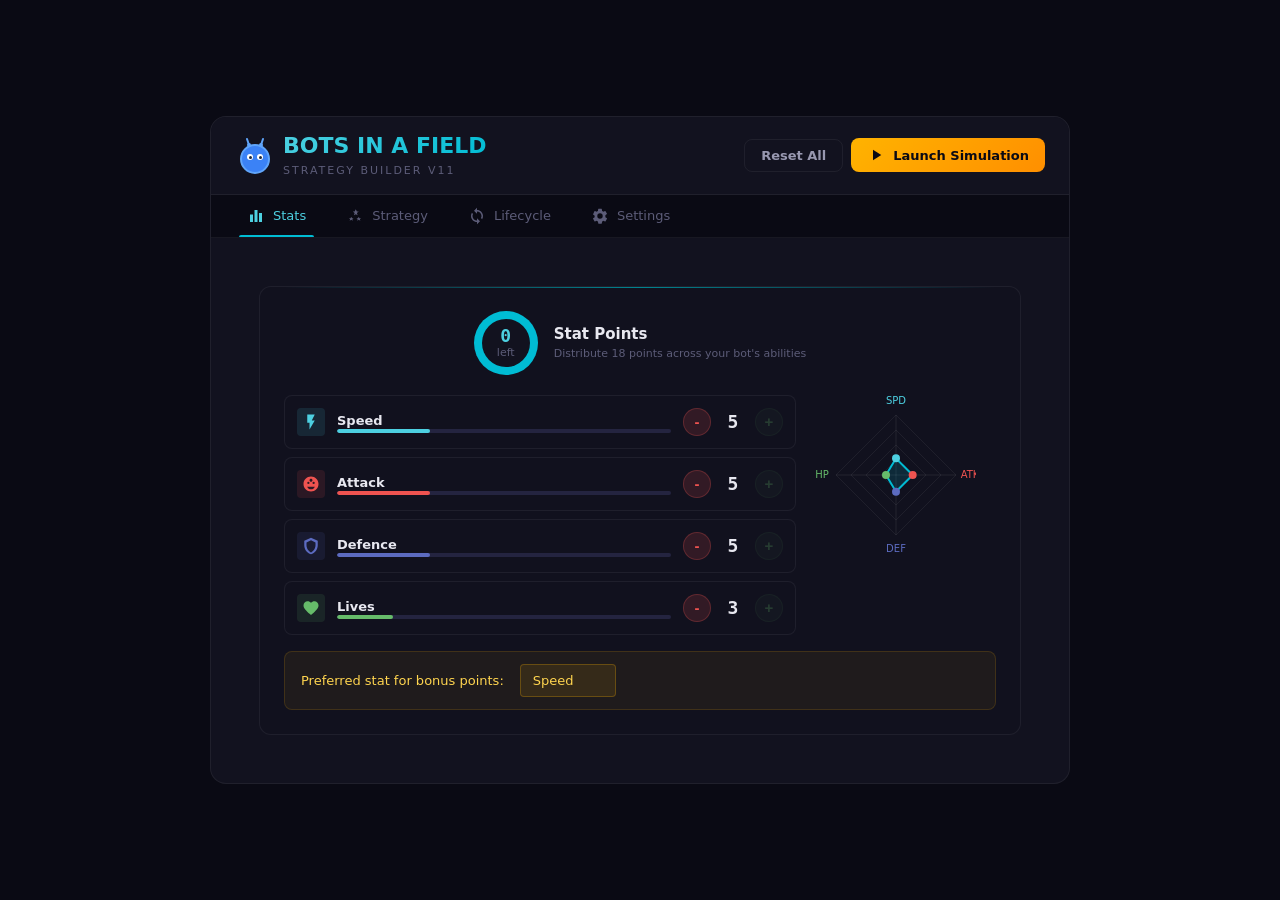
<file: bots-strategy-v11.3/index.html>
<!DOCTYPE html>
<html>
<head>
  <meta charset="utf-8">
  <title>Bots in a Field - Strategy Builder v11.3 — The Arena</title>
  <link rel="stylesheet" href="styles.css">
</head>
<body>
  <!-- SVG Icon Sprite -->
  <svg style="display:none" xmlns="http://www.w3.org/2000/svg">
    <symbol id="icon-stats" viewBox="0 0 24 24">
      <path fill="currentColor" d="M4 20V10h4v10H4zm6 0V4h4v16h-4zm6 0V8h4v12h-4z"/>
    </symbol>
    <symbol id="icon-strategy" viewBox="0 0 24 24">
      <path fill="currentColor" d="M13 3l-1.5 3H9l2.5 2-1 3L13 9.5 15.5 11l-1-3L17 6h-2.5L13 3zM7 13l-1 2H4l1.5 1.2-.6 2L7 17l2.1 1.2-.6-2L10 15H8L7 13zm10 0l-1 2h-2l1.5 1.2-.6 2L17 17l2.1 1.2-.6-2L20 15h-2l-1-2z"/>
    </symbol>
    <symbol id="icon-lifecycle" viewBox="0 0 24 24">
      <path fill="currentColor" d="M12 4V1L8 5l4 4V6c3.31 0 6 2.69 6 6 0 1-.25 1.97-.7 2.8l1.46 1.46A7.93 7.93 0 0020 12c0-4.42-3.58-8-8-8zm0 14c-3.31 0-6-2.69-6-6 0-1 .25-1.97.7-2.8L5.24 7.74A7.93 7.93 0 004 12c0 4.42 3.58 8 8 8v3l4-4-4-4v3z"/>
    </symbol>
    <symbol id="icon-settings" viewBox="0 0 24 24">
      <path fill="currentColor" d="M19.14 12.94a7.07 7.07 0 000-1.88l2.03-1.58a.49.49 0 00.12-.61l-1.92-3.32a.49.49 0 00-.59-.22l-2.39.96a7.04 7.04 0 00-1.63-.94l-.36-2.54a.48.48 0 00-.48-.41h-3.84a.48.48 0 00-.48.41l-.36 2.54c-.59.24-1.13.57-1.63.94l-2.39-.96a.49.49 0 00-.59.22L2.74 9.5a.48.48 0 00.12.61l2.03 1.58a7.07 7.07 0 000 1.88l-2.03 1.58a.49.49 0 00-.12.61l1.92 3.32c.12.22.37.3.59.22l2.39-.96c.5.38 1.04.7 1.63.94l.36 2.54c.05.24.26.41.48.41h3.84c.24 0 .44-.17.48-.41l.36-2.54c.59-.24 1.13-.56 1.63-.94l2.39.96c.22.08.47 0 .59-.22l1.92-3.32c.12-.22.07-.47-.12-.61l-2.01-1.58zM12 15.6A3.6 3.6 0 1115.6 12 3.61 3.61 0 0112 15.6z"/>
    </symbol>
    <symbol id="icon-speed" viewBox="0 0 24 24">
      <path fill="currentColor" d="M7 2v11h3v9l7-12h-4l4-8H7z"/>
    </symbol>
    <symbol id="icon-attack" viewBox="0 0 24 24">
      <path fill="currentColor" d="M12 2C6.47 2 2 6.47 2 12s4.47 10 10 10 10-4.47 10-10S17.53 2 12 2zm0 3c1.1 0 2 .9 2 2s-.9 2-2 2-2-.9-2-2 .9-2 2-2zm-3.5 7a1.5 1.5 0 110-3 1.5 1.5 0 010 3zm7 0a1.5 1.5 0 110-3 1.5 1.5 0 010 3zM12 19c-2.33 0-4.31-1.46-5.11-3.5h10.22c-.8 2.04-2.78 3.5-5.11 3.5z"/>
    </symbol>
    <symbol id="icon-defence" viewBox="0 0 24 24">
      <path fill="currentColor" d="M12 1L3 5v6c0 5.55 3.84 10.74 9 12 5.16-1.26 9-6.45 9-12V5l-9-4zm0 3.18L18 7.3v3.7c0 4.25-2.95 8.27-6 9.5-3.05-1.23-6-5.25-6-9.5V7.3l6-3.12z"/>
    </symbol>
    <symbol id="icon-lives" viewBox="0 0 24 24">
      <path fill="currentColor" d="M12 21.35l-1.45-1.32C5.4 15.36 2 12.28 2 8.5 2 5.42 4.42 3 7.5 3c1.74 0 3.41.81 4.5 2.09C13.09 3.81 14.76 3 16.5 3 19.58 3 22 5.42 22 8.5c0 3.78-3.4 6.86-8.55 11.54L12 21.35z"/>
    </symbol>
    <symbol id="icon-play" viewBox="0 0 24 24">
      <path fill="currentColor" d="M8 5v14l11-7L8 5z"/>
    </symbol>
    <symbol id="icon-chevron" viewBox="0 0 24 24">
      <path fill="currentColor" d="M7.41 8.59L12 13.17l4.59-4.58L18 10l-6 6-6-6 1.41-1.41z"/>
    </symbol>
  </svg>

  <div id="setup">
    <header class="setup-header">
      <div class="brand">
        <div class="brand-icon">
          <svg width="40" height="40" viewBox="0 0 40 40" xmlns="http://www.w3.org/2000/svg">
            <circle cx="20" cy="22" r="14" fill="#3b82f6" stroke="#60a5fa" stroke-width="2"/>
            <line x1="14" y1="8" x2="12" y2="2" stroke="#60a5fa" stroke-width="2" stroke-linecap="round"/>
            <line x1="26" y1="8" x2="28" y2="2" stroke="#60a5fa" stroke-width="2" stroke-linecap="round"/>
            <circle cx="14" cy="8" r="2" fill="#60a5fa"/>
            <circle cx="26" cy="8" r="2" fill="#60a5fa"/>
            <circle cx="15" cy="20" r="3" fill="#fff"/>
            <circle cx="25" cy="20" r="3" fill="#fff"/>
            <circle cx="15.5" cy="20.5" r="1.5" fill="#1e293b"/>
            <circle cx="25.5" cy="20.5" r="1.5" fill="#1e293b"/>
          </svg>
        </div>
        <div class="brand-text">
          <h1>BOTS IN A FIELD</h1>
          <span class="brand-subtitle">Strategy Builder v11</span>
        </div>
      </div>
      <div class="header-actions">
        <button id="reset-defaults-btn" class="btn btn-ghost btn-danger">Reset All</button>
        <button id="start-btn" class="btn btn-primary">
          <span class="btn-icon"><svg><use href="#icon-play"/></svg></span>
          Launch Simulation
        </button>
      </div>
    </header>

    <nav class="tab-nav" role="tablist">
      <button class="tab-btn active" data-tab="stats" role="tab" aria-selected="true" aria-controls="stats-tab">
        <span class="tab-icon"><svg><use href="#icon-stats"/></svg></span>
        Stats
      </button>
      <button class="tab-btn" data-tab="strategy" role="tab" aria-selected="false" aria-controls="strategy-tab">
        <span class="tab-icon"><svg><use href="#icon-strategy"/></svg></span>
        Strategy
      </button>
      <button class="tab-btn" data-tab="lifecycle" role="tab" aria-selected="false" aria-controls="lifecycle-tab">
        <span class="tab-icon"><svg><use href="#icon-lifecycle"/></svg></span>
        Lifecycle
      </button>
      <button class="tab-btn" data-tab="settings" role="tab" aria-selected="false" aria-controls="settings-tab">
        <span class="tab-icon"><svg><use href="#icon-settings"/></svg></span>
        Settings
      </button>
    </nav>

    <div class="setup-body">
      <!-- Stats Tab -->
      <div id="stats-tab" class="tab-content active">
        <div class="card">
          <div class="points-ring">
            <div class="points-circle">
              <div class="points-circle-inner">
                <span class="points-number" id="points-count">0</span>
                <span class="points-label">left</span>
              </div>
            </div>
            <div class="points-info">
              <span class="points-title">Stat Points</span>
              <span class="points-desc">Distribute 18 points across your bot's abilities</span>
            </div>
          </div>

          <div class="stats-layout">
            <div class="stats-column">
              <div class="stat-row" data-stat="speed">
                <div class="stat-icon"><svg><use href="#icon-speed"/></svg></div>
                <div class="stat-info">
                  <span class="stat-name">Speed</span>
                  <div class="stat-bar-track"><div class="stat-bar-fill"></div></div>
                </div>
                <div class="stat-controls">
                  <button class="stat-btn minus" data-stat="speed">-</button>
                  <span class="stat-value" id="speed-value">5</span>
                  <button class="stat-btn plus" data-stat="speed">+</button>
                </div>
              </div>
              <div class="stat-row" data-stat="attack">
                <div class="stat-icon"><svg><use href="#icon-attack"/></svg></div>
                <div class="stat-info">
                  <span class="stat-name">Attack</span>
                  <div class="stat-bar-track"><div class="stat-bar-fill"></div></div>
                </div>
                <div class="stat-controls">
                  <button class="stat-btn minus" data-stat="attack">-</button>
                  <span class="stat-value" id="attack-value">5</span>
                  <button class="stat-btn plus" data-stat="attack">+</button>
                </div>
              </div>
              <div class="stat-row" data-stat="defence">
                <div class="stat-icon"><svg><use href="#icon-defence"/></svg></div>
                <div class="stat-info">
                  <span class="stat-name">Defence</span>
                  <div class="stat-bar-track"><div class="stat-bar-fill"></div></div>
                </div>
                <div class="stat-controls">
                  <button class="stat-btn minus" data-stat="defence">-</button>
                  <span class="stat-value" id="defence-value">5</span>
                  <button class="stat-btn plus" data-stat="defence">+</button>
                </div>
              </div>
              <div class="stat-row" data-stat="lives">
                <div class="stat-icon"><svg><use href="#icon-lives"/></svg></div>
                <div class="stat-info">
                  <span class="stat-name">Lives</span>
                  <div class="stat-bar-track"><div class="stat-bar-fill"></div></div>
                </div>
                <div class="stat-controls">
                  <button class="stat-btn minus" data-stat="lives">-</button>
                  <span class="stat-value" id="lives-value">3</span>
                  <button class="stat-btn plus" data-stat="lives">+</button>
                </div>
              </div>
            </div>

            <div class="stat-radar-wrap">
              <canvas id="stat-radar" width="160" height="160"></canvas>
            </div>
          </div>

          <div class="preferred-stat-row">
            <label>Preferred stat for bonus points:</label>
            <select id="bonus-stat">
              <option value="speed">Speed</option>
              <option value="attack">Attack</option>
              <option value="defence">Defence</option>
              <option value="lives">Lives</option>
            </select>
          </div>
        </div>
      </div>

      <!-- Strategy Tab -->
      <div id="strategy-tab" class="tab-content">
        <div class="mode-tabs">
          <button class="mode-tab active" data-mode="simple" role="tab" tabindex="0">
            <div class="mode-badge">Beginner</div>
            <div class="mode-name">Simple</div>
            <div class="mode-desc">Blend preset behaviors with weight sliders</div>
          </button>
          <button class="mode-tab" data-mode="advanced" role="tab" tabindex="0">
            <div class="mode-badge">Intermediate</div>
            <div class="mode-name">Advanced</div>
            <div class="mode-desc">Build IF-THEN rule lists</div>
          </button>
          <button class="mode-tab" data-mode="expert" role="tab" tabindex="0">
            <div class="mode-badge">Advanced</div>
            <div class="mode-name">Expert</div>
            <div class="mode-desc">Visual finite state machine editor</div>
          </button>
        </div>

        <!-- Simple Mode -->
        <div id="simple-mode" class="strategy-mode active">
          <div class="section">
            <div class="section-title">Behavior Blend <span class="help-icon" data-tooltip="Enable behaviors and adjust their weights. Higher weight = more likely to be chosen.">?</span></div>
            <div class="behavior-list" id="behavior-list">
              <!-- Populated by JS -->
            </div>
            <button class="randomize-btn" id="randomize-simple-btn">Randomize Strategy</button>
          </div>
        </div>

        <!-- Advanced Mode -->
        <div id="advanced-mode" class="strategy-mode" style="display:none;">
          <div class="section">
            <div class="section-title">Rule List <span class="help-icon" data-tooltip="Rules are evaluated top to bottom. First matching rule wins.">?</span></div>
            <div class="rule-list" id="rule-list">
              <!-- Populated by JS -->
            </div>
            <div class="add-rule-btn" id="add-rule-btn">+ Add Rule</div>
          </div>
        </div>

        <!-- Expert Mode -->
        <div id="expert-mode" class="strategy-mode" style="display:none;">
          <div class="section">
            <div class="section-title">State Machine <span class="help-icon" data-tooltip="Click to add states, drag between states to create transitions.">?</span></div>
            <div class="state-palette">
              <div class="palette-item" data-tool="select">Select</div>
              <div class="palette-item" data-tool="add-state">+ Add State</div>
              <div class="palette-item" data-tool="add-transition">Add Transition</div>
              <div class="palette-item" data-tool="delete">Delete</div>
            </div>
            <div id="state-canvas-container">
              <canvas id="state-canvas" width="740" height="350"></canvas>
            </div>
            <div class="state-editor-panel" id="state-editor">
              <h4>Edit State: <span id="edit-state-name">-</span></h4>
              <div class="editor-row">
                <label>Name:</label>
                <input type="text" id="state-name-input" placeholder="State name">
              </div>
              <div class="editor-row">
                <label>Behavior:</label>
                <select id="state-behavior-select">
                  <option value="gather">Gather (nearest dot)</option>
                  <option value="cluster">Cluster Farm</option>
                  <option value="hunt">Hunt (nearest enemy)</option>
                  <option value="hunt_weak">Hunt Weak Enemy</option>
                  <option value="flee">Flee</option>
                  <option value="gather_safe">Safe Gather</option>
                </select>
              </div>
              <div class="state-actions">
                <div class="state-action-row">
                  <label>Entry Action:</label>
                  <select id="state-entry-action">
                    <option value="none">None</option>
                    <option value="log">Log State Change</option>
                    <option value="boost_speed">Speed Boost</option>
                    <option value="reset_target">Reset Target</option>
                  </select>
                </div>
                <div class="state-action-row">
                  <label>Exit Action:</label>
                  <select id="state-exit-action">
                    <option value="none">None</option>
                    <option value="log">Log State Change</option>
                    <option value="reset_target">Reset Target</option>
                  </select>
                </div>
              </div>
              <div class="transition-list" id="transition-list">
                <strong>Transitions:</strong>
                <!-- Populated by JS -->
              </div>
            </div>
          </div>
        </div>
      </div>

      <!-- Lifecycle Tab -->
      <div id="lifecycle-tab" class="tab-content">
        <!-- Respawn Invincibility -->
        <div class="lifecycle-card" data-feature="invincibility">
          <div class="lifecycle-header">
            <label class="toggle-switch" onclick="event.stopPropagation()">
              <input type="checkbox" id="lc-invincibility-enabled">
              <span class="toggle-slider"></span>
            </label>
            <div class="lifecycle-info">
              <h3 class="lifecycle-title">Respawn Invincibility</h3>
              <p class="lifecycle-summary">Newly respawned bots are untouchable for a period</p>
            </div>
            <span class="status-badge off">Disabled</span>
            <div class="lifecycle-chevron"><svg><use href="#icon-chevron"/></svg></div>
          </div>
          <div class="lifecycle-body">
            <div class="lifecycle-body-inner">
              <div class="setting-row">
                <label>Duration (frames)</label>
                <input type="number" id="lc-invincibility-duration" value="180" min="0" max="600">
              </div>
              <div class="setting-row">
                <label>Can Deal Damage While Invincible</label>
                <label class="toggle-switch">
                  <input type="checkbox" id="lc-invincibility-can-damage">
                  <span class="toggle-slider"></span>
                </label>
              </div>
              <div class="setting-row">
                <label>Break on Combat Initiation</label>
                <label class="toggle-switch">
                  <input type="checkbox" id="lc-invincibility-break">
                  <span class="toggle-slider"></span>
                </label>
              </div>
              <div class="setting-row">
                <label>Visual Effect</label>
                <select id="lc-invincibility-effect">
                  <option value="pulse">Pulse</option>
                  <option value="glow">Glow</option>
                  <option value="flash">Flash</option>
                </select>
              </div>
              <p class="lifecycle-hint">180 frames = 3 seconds at 60fps</p>
            </div>
          </div>
        </div>

        <!-- Starvation -->
        <div class="lifecycle-card" data-feature="starvation">
          <div class="lifecycle-header">
            <label class="toggle-switch" onclick="event.stopPropagation()">
              <input type="checkbox" id="lc-starvation-enabled">
              <span class="toggle-slider"></span>
            </label>
            <div class="lifecycle-info">
              <h3 class="lifecycle-title">Starvation</h3>
              <p class="lifecycle-summary">Bots lose lives if they don't eat or fight</p>
            </div>
            <span class="status-badge off">Disabled</span>
            <div class="lifecycle-chevron"><svg><use href="#icon-chevron"/></svg></div>
          </div>
          <div class="lifecycle-body">
            <div class="lifecycle-body-inner">
              <div class="setting-row">
                <label>Inactivity Threshold (frames)</label>
                <input type="number" id="lc-starvation-threshold" value="600" min="60" max="3600">
              </div>
              <div class="setting-row">
                <label>Damage Per Tick</label>
                <input type="number" id="lc-starvation-damage" value="0.5" min="0.1" max="5" step="0.1">
              </div>
              <div class="setting-row">
                <label>Tick Interval (frames)</label>
                <input type="number" id="lc-starvation-interval" value="60" min="10" max="300">
              </div>
              <div class="setting-row">
                <label>Reset on Dot Eaten</label>
                <label class="toggle-switch">
                  <input type="checkbox" id="lc-starvation-reset-dot">
                  <span class="toggle-slider"></span>
                </label>
              </div>
              <div class="setting-row">
                <label>Reset on Damage Dealt</label>
                <label class="toggle-switch">
                  <input type="checkbox" id="lc-starvation-reset-damage">
                  <span class="toggle-slider"></span>
                </label>
              </div>
              <div class="setting-row">
                <label>Reset on Kill</label>
                <label class="toggle-switch">
                  <input type="checkbox" id="lc-starvation-reset-kill">
                  <span class="toggle-slider"></span>
                </label>
              </div>
              <div class="setting-row">
                <label>Enable Stat Decay</label>
                <label class="toggle-switch">
                  <input type="checkbox" id="lc-starvation-stat-decay">
                  <span class="toggle-slider"></span>
                </label>
              </div>
              <p class="lifecycle-hint">600 frames = 10 seconds at 60fps</p>
            </div>
          </div>
        </div>

        <!-- Age + Corpses -->
        <div class="lifecycle-card" data-feature="age">
          <div class="lifecycle-header">
            <label class="toggle-switch" onclick="event.stopPropagation()">
              <input type="checkbox" id="lc-age-enabled">
              <span class="toggle-slider"></span>
            </label>
            <div class="lifecycle-info">
              <h3 class="lifecycle-title">Age + Corpses</h3>
              <p class="lifecycle-summary">Bots age over time and die naturally</p>
            </div>
            <span class="status-badge off">Disabled</span>
            <div class="lifecycle-chevron"><svg><use href="#icon-chevron"/></svg></div>
          </div>
          <div class="lifecycle-body">
            <div class="lifecycle-body-inner">
              <div class="setting-row">
                <label>Max Age (frames)</label>
                <input type="number" id="lc-age-max" value="36000" min="600" max="72000">
              </div>
              <div class="setting-row">
                <label>Visual Decay Start (%)</label>
                <input type="range" id="lc-age-visual-start" min="50" max="100" value="80">
                <span id="lc-age-visual-value">80%</span>
              </div>
              <div class="setting-row">
                <label>Death Behavior</label>
                <select id="lc-age-death-behavior">
                  <option value="corpse">Become Corpse</option>
                  <option value="respawn">Respawn</option>
                  <option value="remove">Remove</option>
                </select>
              </div>
              <div class="setting-row">
                <label>Corpse Nutrition</label>
                <input type="number" id="lc-corpse-nutrition" value="2" min="0.1" max="10" step="0.1">
              </div>
              <div class="setting-row">
                <label>Corpse Duration (frames, 0=permanent)</label>
                <input type="number" id="lc-corpse-duration" value="600" min="0" max="3600">
              </div>
              <p class="lifecycle-hint">36000 frames = 10 minutes at 60fps</p>
            </div>
          </div>
        </div>

        <!-- Asexual Reproduction -->
        <div class="lifecycle-card" data-feature="asexual">
          <div class="lifecycle-header">
            <label class="toggle-switch" onclick="event.stopPropagation()">
              <input type="checkbox" id="lc-asexual-enabled">
              <span class="toggle-slider"></span>
            </label>
            <div class="lifecycle-info">
              <h3 class="lifecycle-title">Asexual Reproduction</h3>
              <p class="lifecycle-summary">Mature bots spawn offspring automatically</p>
            </div>
            <span class="status-badge off">Disabled</span>
            <div class="lifecycle-chevron"><svg><use href="#icon-chevron"/></svg></div>
          </div>
          <div class="lifecycle-body">
            <div class="lifecycle-body-inner">
              <div class="setting-row">
                <label>Maturity Threshold (frames)</label>
                <input type="number" id="lc-asexual-maturity" value="1800" min="300" max="18000">
              </div>
              <div class="setting-row">
                <label>Parent Life Cost (%)</label>
                <input type="range" id="lc-asexual-life-cost" min="10" max="90" value="50">
                <span id="lc-asexual-cost-value">50%</span>
              </div>
              <div class="setting-row">
                <label>Stat Noise (%)</label>
                <input type="range" id="lc-asexual-noise" min="0" max="50" value="10">
                <span id="lc-asexual-noise-value">10%</span>
              </div>
              <div class="setting-row">
                <label>Cooldown (frames)</label>
                <input type="number" id="lc-asexual-cooldown" value="900" min="60" max="3600">
              </div>
              <p class="lifecycle-hint">1800 frames = 30 seconds maturity at 60fps</p>
            </div>
          </div>
        </div>

        <!-- Sexual Reproduction -->
        <div class="lifecycle-card" data-feature="sexual">
          <div class="lifecycle-header">
            <label class="toggle-switch" onclick="event.stopPropagation()">
              <input type="checkbox" id="lc-sexual-enabled">
              <span class="toggle-slider"></span>
            </label>
            <div class="lifecycle-info">
              <h3 class="lifecycle-title">Sexual Reproduction</h3>
              <p class="lifecycle-summary">Two compatible bots in proximity produce offspring</p>
            </div>
            <span class="status-badge off">Disabled</span>
            <div class="lifecycle-chevron"><svg><use href="#icon-chevron"/></svg></div>
          </div>
          <div class="lifecycle-body">
            <div class="lifecycle-body-inner">
              <div class="setting-row">
                <label>Proximity Distance</label>
                <input type="number" id="lc-sexual-distance" value="60" min="20" max="200">
              </div>
              <div class="setting-row">
                <label>Proximity Duration (frames)</label>
                <input type="number" id="lc-sexual-duration" value="180" min="30" max="600">
              </div>
              <div class="setting-row">
                <label>Compatibility Threshold</label>
                <input type="range" id="lc-sexual-compat" min="0" max="100" value="50">
                <span id="lc-sexual-compat-value">0.5</span>
              </div>
              <div class="setting-row">
                <label>Cooldown (frames)</label>
                <input type="number" id="lc-sexual-cooldown" value="1200" min="60" max="3600">
              </div>
              <div class="setting-row">
                <label>Pack Mating Bonus</label>
                <label class="toggle-switch">
                  <input type="checkbox" id="lc-sexual-pack-bonus">
                  <span class="toggle-slider"></span>
                </label>
              </div>
            </div>
          </div>
        </div>

        <!-- Pack Formation -->
        <div class="lifecycle-card" data-feature="packs">
          <div class="lifecycle-header">
            <label class="toggle-switch" onclick="event.stopPropagation()">
              <input type="checkbox" id="lc-packs-enabled">
              <span class="toggle-slider"></span>
            </label>
            <div class="lifecycle-info">
              <h3 class="lifecycle-title">Pack Formation</h3>
              <p class="lifecycle-summary">Bots with similar strategies form cooperative packs</p>
            </div>
            <span class="status-badge off">Disabled</span>
            <div class="lifecycle-chevron"><svg><use href="#icon-chevron"/></svg></div>
          </div>
          <div class="lifecycle-body">
            <div class="lifecycle-body-inner">
              <div class="setting-row">
                <label>Similarity Threshold</label>
                <input type="range" id="lc-packs-similarity" min="30" max="100" value="70">
                <span id="lc-packs-similarity-value">0.7</span>
              </div>
              <div class="setting-row">
                <label>Proximity Distance</label>
                <input type="number" id="lc-packs-distance" value="100" min="30" max="300">
              </div>
              <div class="setting-row">
                <label>Max Pack Size (0=unlimited)</label>
                <input type="number" id="lc-packs-max-size" value="5" min="0" max="20">
              </div>
              <div class="setting-row">
                <label>Disband on Respawn</label>
                <label class="toggle-switch">
                  <input type="checkbox" id="lc-packs-disband-respawn">
                  <span class="toggle-slider"></span>
                </label>
              </div>
              <div class="setting-row">
                <label>Disband on Starvation</label>
                <label class="toggle-switch">
                  <input type="checkbox" id="lc-packs-disband-starve">
                  <span class="toggle-slider"></span>
                </label>
              </div>
            </div>
          </div>
        </div>

        <!-- Territory + Cannibalism -->
        <div class="lifecycle-card" data-feature="territory">
          <div class="lifecycle-header">
            <label class="toggle-switch" onclick="event.stopPropagation()">
              <input type="checkbox" id="lc-territory-enabled">
              <span class="toggle-slider"></span>
            </label>
            <div class="lifecycle-info">
              <h3 class="lifecycle-title">Territory + Cannibalism</h3>
              <p class="lifecycle-summary">Packs claim territory; starving members may cannibalize</p>
            </div>
            <span class="status-badge off">Disabled</span>
            <div class="lifecycle-chevron"><svg><use href="#icon-chevron"/></svg></div>
          </div>
          <div class="lifecycle-body">
            <div class="lifecycle-body-inner">
              <div class="setting-row">
                <label>Territory Radius</label>
                <input type="number" id="lc-territory-radius" value="300" min="100" max="600">
              </div>
              <div class="setting-row">
                <label>Enable Cannibalism</label>
                <label class="toggle-switch">
                  <input type="checkbox" id="lc-cannibalism-enabled">
                  <span class="toggle-slider"></span>
                </label>
              </div>
              <div class="setting-row">
                <label>Cannibalism Trigger</label>
                <select id="lc-cannibalism-trigger">
                  <option value="starving">Starving</option>
                  <option value="lowLives">Low Lives</option>
                  <option value="always">Always</option>
                </select>
              </div>
              <div class="setting-row">
                <label>Target Preference</label>
                <select id="lc-cannibalism-target">
                  <option value="weakest">Weakest</option>
                  <option value="oldest">Oldest</option>
                  <option value="nearest">Nearest</option>
                  <option value="random">Random</option>
                </select>
              </div>
            </div>
          </div>
        </div>

        <!-- Player Overrides -->
        <div class="lifecycle-card" data-feature="player-overrides">
          <div class="lifecycle-header">
            <label class="toggle-switch" onclick="event.stopPropagation()">
              <input type="checkbox" id="lc-player-overrides">
              <span class="toggle-slider"></span>
            </label>
            <div class="lifecycle-info">
              <h3 class="lifecycle-title">Player Overrides</h3>
              <p class="lifecycle-summary">Override lifecycle settings for your bot</p>
            </div>
            <span class="status-badge off">Disabled</span>
            <div class="lifecycle-chevron"><svg><use href="#icon-chevron"/></svg></div>
          </div>
          <div class="lifecycle-body">
            <div class="lifecycle-body-inner">
              <div class="setting-row">
                <label>Player Immune to Starvation</label>
                <label class="toggle-switch">
                  <input type="checkbox" id="lc-player-immune-starve">
                  <span class="toggle-slider"></span>
                </label>
              </div>
              <div class="setting-row">
                <label>Player Immune to Aging</label>
                <label class="toggle-switch">
                  <input type="checkbox" id="lc-player-immune-age">
                  <span class="toggle-slider"></span>
                </label>
              </div>
              <div class="setting-row">
                <label>Player Can Reproduce</label>
                <label class="toggle-switch">
                  <input type="checkbox" id="lc-player-reproduce">
                  <span class="toggle-slider"></span>
                </label>
              </div>
            </div>
          </div>
        </div>
      </div>

      <!-- Settings Tab -->
      <div id="settings-tab" class="tab-content">
        <div class="settings-grid">
          <div class="section">
            <div class="section-title">Global AI Settings</div>
            <div class="settings-section">
              <div class="setting-row">
                <label>Re-evaluation Rate (frames)</label>
                <input type="number" id="reeval-rate" value="30" min="1" max="120">
              </div>
              <div class="setting-row">
                <label>Behavior Switch Cooldown</label>
                <input type="number" id="switch-cooldown" value="15" min="0" max="60">
              </div>
              <div class="setting-row">
                <label>Randomness Noise (0-1)</label>
                <input type="range" id="randomness-noise" min="0" max="100" value="10">
                <span id="noise-value">0.1</span>
              </div>
            </div>
          </div>

          <div class="section">
            <div class="section-title">Emergency Override</div>
            <div class="settings-section">
              <div class="setting-row">
                <label>Enable Emergency Override</label>
                <label class="toggle-switch">
                  <input type="checkbox" id="emergency-enabled">
                  <span class="toggle-slider"></span>
                </label>
              </div>
              <div class="setting-row">
                <label>Lives Threshold</label>
                <input type="number" id="emergency-threshold" value="2" min="1" max="10">
              </div>
              <div class="setting-row">
                <label>Emergency Behavior</label>
                <select id="emergency-behavior">
                  <option value="flee">Flee</option>
                  <option value="gather_safe">Gather Safe</option>
                  <option value="wander">Wander</option>
                </select>
              </div>
            </div>
          </div>

          <div class="section">
            <div class="section-title">NPC Bot Settings</div>
            <div class="settings-section">
              <div class="setting-row">
                <label>Random Stats Distribution</label>
                <label class="toggle-switch">
                  <input type="checkbox" id="npc-random-stats">
                  <span class="toggle-slider"></span>
                </label>
              </div>
              <p class="lifecycle-hint">NPCs spawn with random stat distribution (18 total points, min 1 speed/defence/lives, 0 attack)</p>

              <div class="setting-row">
                <label>Death Penalty (instead of reset)</label>
                <label class="toggle-switch">
                  <input type="checkbox" id="npc-death-penalty">
                  <span class="toggle-slider"></span>
                </label>
              </div>
              <p class="lifecycle-hint">On death, NPCs lose 1 point per stat instead of full reset. Lives always reset.</p>

              <div class="setting-row">
                <label>Evolution from Killer</label>
                <label class="toggle-switch">
                  <input type="checkbox" id="npc-evolution">
                  <span class="toggle-slider"></span>
                </label>
              </div>
              <div class="setting-row" style="margin-left:20px;">
                <label>Inherit Ratio (0-1)</label>
                <input type="range" id="npc-evolution-ratio" min="0" max="100" value="50">
                <span id="evolution-ratio-value">0.5</span>
              </div>
              <p class="lifecycle-hint">Dead NPC's base stats become average of their old stats and killer's stats. Enables emergent evolution.</p>

              <div class="setting-row">
                <label>Random NPC Strategies</label>
                <label class="toggle-switch">
                  <input type="checkbox" id="npc-random-strategy">
                  <span class="toggle-slider"></span>
                </label>
              </div>
              <p class="lifecycle-hint">NPCs use random behavior strategies (Gatherer, Hunter, Survivor, Opportunist, Aggressive)</p>
            </div>
          </div>

          <div class="section">
            <div class="section-title">Import / Export Configuration</div>
            <div class="io-buttons">
              <button class="io-btn export" id="export-btn">Export Config</button>
              <button class="io-btn import" id="import-btn">Import Config</button>
              <input type="file" id="import-file" accept=".json">
            </div>
            <p class="lifecycle-hint">Save and load your strategy configurations as JSON files.</p>
          </div>

          <div class="section">
            <div class="section-title">Simulation Logging</div>
            <div class="settings-section">
              <div class="setting-row">
                <label>Max Decisions (0 = unlimited)</label>
                <input type="number" id="max-decisions" value="100" min="0" max="10000">
              </div>
              <div class="setting-row">
                <label>Enable Logging</label>
                <label class="toggle-switch">
                  <input type="checkbox" id="logging-enabled">
                  <span class="toggle-slider"></span>
                </label>
              </div>
              <div class="setting-row">
                <label>Log All Bots</label>
                <label class="toggle-switch">
                  <input type="checkbox" id="log-all-bots">
                  <span class="toggle-slider"></span>
                </label>
              </div>
              <div class="setting-row">
                <label>Pause on Complete</label>
                <label class="toggle-switch">
                  <input type="checkbox" id="pause-on-complete">
                  <span class="toggle-slider"></span>
                </label>
              </div>
            </div>
            <p class="lifecycle-hint">Log bot decisions for algorithm verification. Machine-parseable format.</p>
          </div>

          <div class="section">
            <div class="section-title">Billboards</div>
            <div class="settings-section">
              <div class="setting-row">
                <label>Enable Billboards</label>
                <label class="toggle-switch">
                  <input type="checkbox" id="billboard-enabled" checked>
                  <span class="toggle-slider"></span>
                </label>
              </div>
              <div class="setting-row">
                <label>Max Billboards</label>
                <input type="number" id="billboard-max" value="5" min="1" max="20">
              </div>
              <div class="setting-row">
                <label>Spawn Chance (per frame)</label>
                <input type="range" id="billboard-spawn-chance" min="1" max="20" value="2">
                <span id="billboard-spawn-value">0.002</span>
              </div>
              <div class="setting-row">
                <label>Min Duration (frames)</label>
                <input type="number" id="billboard-min-duration" value="300" min="60" max="1800">
              </div>
              <div class="setting-row">
                <label>Max Duration (frames)</label>
                <input type="number" id="billboard-max-duration" value="900" min="60" max="3600">
              </div>
              <div class="setting-row">
                <label>Cluster Proximity Radius</label>
                <input type="number" id="billboard-proximity" value="200" min="50" max="500">
              </div>
              <div class="setting-row">
                <label>Min Cluster Size</label>
                <input type="number" id="billboard-min-cluster" value="2" min="1" max="10">
              </div>
              <div class="setting-row">
                <label>Board Width</label>
                <input type="number" id="billboard-width" value="120" min="60" max="200">
              </div>
              <div class="setting-row">
                <label>Board Height</label>
                <input type="number" id="billboard-height" value="60" min="30" max="100">
              </div>
              <div class="setting-row">
                <label>Pole Height</label>
                <input type="number" id="billboard-pole-height" value="40" min="20" max="80">
              </div>
            </div>
            <p class="lifecycle-hint">Advertisement billboards spawn near dot clusters. 300 frames = 5 seconds.</p>
          </div>
        </div>
      </div>
    </div>
  </div>

  <canvas id="field"></canvas>

  <!-- Kill Banner Overlay (Arena) -->
  <div id="kill-banner-container"></div>

  <!-- Debug Panel -->
  <div id="debug-panel">
    <div class="debug-header">AI Debug Panel [D]</div>
    <div class="debug-toggles">
      <label class="debug-toggle">
        <input type="checkbox" id="show-target-line" checked>
        Target Line
      </label>
      <label class="debug-toggle">
        <input type="checkbox" id="show-context" checked>
        Context Values
      </label>
    </div>
    <div class="debug-section">
      <div class="debug-section-title">Current State</div>
      <div id="debug-state"></div>
    </div>
    <div class="debug-section">
      <div class="debug-section-title">Last Decision</div>
      <div id="debug-decision"></div>
    </div>
    <div class="debug-section" id="debug-context-section">
      <div class="debug-section-title">Context Values</div>
      <div class="context-panel" id="debug-context"></div>
    </div>
  </div>

  <div id="ui">
    <div class="hud-header">
      <span class="hud-bot-label" id="hud-bot-name">Bot #1</span>
      <span class="hud-bot-tag player" id="hud-bot-tag">PLAYER</span>
    </div>
    <div class="hud-stats">
      <div class="hud-stat" data-stat="speed">
        <span class="hud-stat-icon"><svg><use href="#icon-speed"/></svg></span>
        <span class="hud-stat-label">SPD</span>
        <div class="hud-stat-bar"><div class="hud-stat-bar-fill" id="hud-bar-speed"></div></div>
        <span class="hud-stat-value" id="hud-speed">5.0</span>
      </div>
      <div class="hud-stat" data-stat="attack">
        <span class="hud-stat-icon"><svg><use href="#icon-attack"/></svg></span>
        <span class="hud-stat-label">ATK</span>
        <div class="hud-stat-bar"><div class="hud-stat-bar-fill" id="hud-bar-attack"></div></div>
        <span class="hud-stat-value" id="hud-attack">5.0</span>
      </div>
      <div class="hud-stat" data-stat="defence">
        <span class="hud-stat-icon"><svg><use href="#icon-defence"/></svg></span>
        <span class="hud-stat-label">DEF</span>
        <div class="hud-stat-bar"><div class="hud-stat-bar-fill" id="hud-bar-defence"></div></div>
        <span class="hud-stat-value" id="hud-defence">5.0</span>
      </div>
      <div class="hud-stat" data-stat="lives">
        <span class="hud-stat-icon"><svg><use href="#icon-lives"/></svg></span>
        <span class="hud-stat-label">HP</span>
        <div class="hud-stat-bar"><div class="hud-stat-bar-fill" id="hud-bar-lives"></div></div>
        <span class="hud-stat-value" id="hud-lives">3.0</span>
      </div>
    </div>
    <div class="hud-extra">
      <span id="hud-position">X: 0 Y: 0</span>
      <span id="hud-kills">Kills: 0</span>
      <span id="hud-action">Action: idle</span>
    </div>
  </div>

  <div id="controls">
    <div class="key-hint"><kbd>TAB</kbd> Switch bot</div>
    <div class="key-hint"><kbd>SPACE</kbd> Auto-follow</div>
    <div class="key-hint"><kbd>D</kbd> Debug</div>
    <div class="key-hint"><kbd>L</kbd> Log</div>
    <div class="key-hint"><kbd>C</kbd> Director</div>
  </div>

  <!-- Simulation Controls -->
  <div id="sim-controls">
    <span id="sim-status">Frame: 0 | Decisions: 0/100</span>
    <div class="speed-controls">
      <span class="speed-label">Speed:</span>
      <button class="speed-btn active" data-speed="1">x1</button>
      <button class="speed-btn" data-speed="1.5">x1.5</button>
      <button class="speed-btn" data-speed="2">x2</button>
    </div>
    <button id="pause-btn">Pause</button>
    <button id="resume-btn">Resume</button>
    <button id="show-log-btn">Show Log</button>
    <button id="stop-sim-btn">Stop & Reconfigure</button>
    <button id="copy-strongest-btn">Copy Strongest Bot</button>
  </div>
  <div id="strongest-bot-display"></div>

  <!-- Log Panel -->
  <div id="log-panel">
    <div class="log-header">
      <span>Simulation Log</span>
      <button id="close-log-btn">&times;</button>
    </div>
    <div class="log-info">
      <span id="log-decision-count">Decisions logged: 0</span>
      <button id="copy-log-btn">Copy to Clipboard</button>
      <button id="download-log-btn">Download Log</button>
    </div>
    <textarea id="log-output" readonly placeholder="Log output will appear here when simulation pauses or completes..."></textarea>
  </div>

  <!-- Event Feed -->
  <div id="event-feed"></div>

  <!-- JavaScript modules -->
  <script src="js/config.js"></script>
  <script src="js/log.js"></script>
  <script src="js/billboards.js"></script>
  <script src="js/corpse.js"></script>
  <script src="js/relationships.js"></script>
  <script src="js/packs.js"></script>
  <script src="js/lifecycle.js"></script>
  <script src="js/reproduction.js"></script>
  <script src="js/game.js"></script>
  <script src="js/bot-ai.js"></script>
  <script src="js/bot-render.js"></script>
  <script src="js/ui-strategy.js"></script>
  <script src="js/ui-lifecycle.js"></script>
  <script src="js/ui-settings.js"></script>
  <script src="js/ui-notifications.js"></script>
  <script src="js/ui.js"></script>
  <script src="js/debug.js"></script>
  <script src="js/particles.js"></script>
  <script src="js/arena-effects.js"></script>
  <script src="js/arena-camera.js"></script>
  <script src="js/main.js"></script>
</body>
</html>
</file>
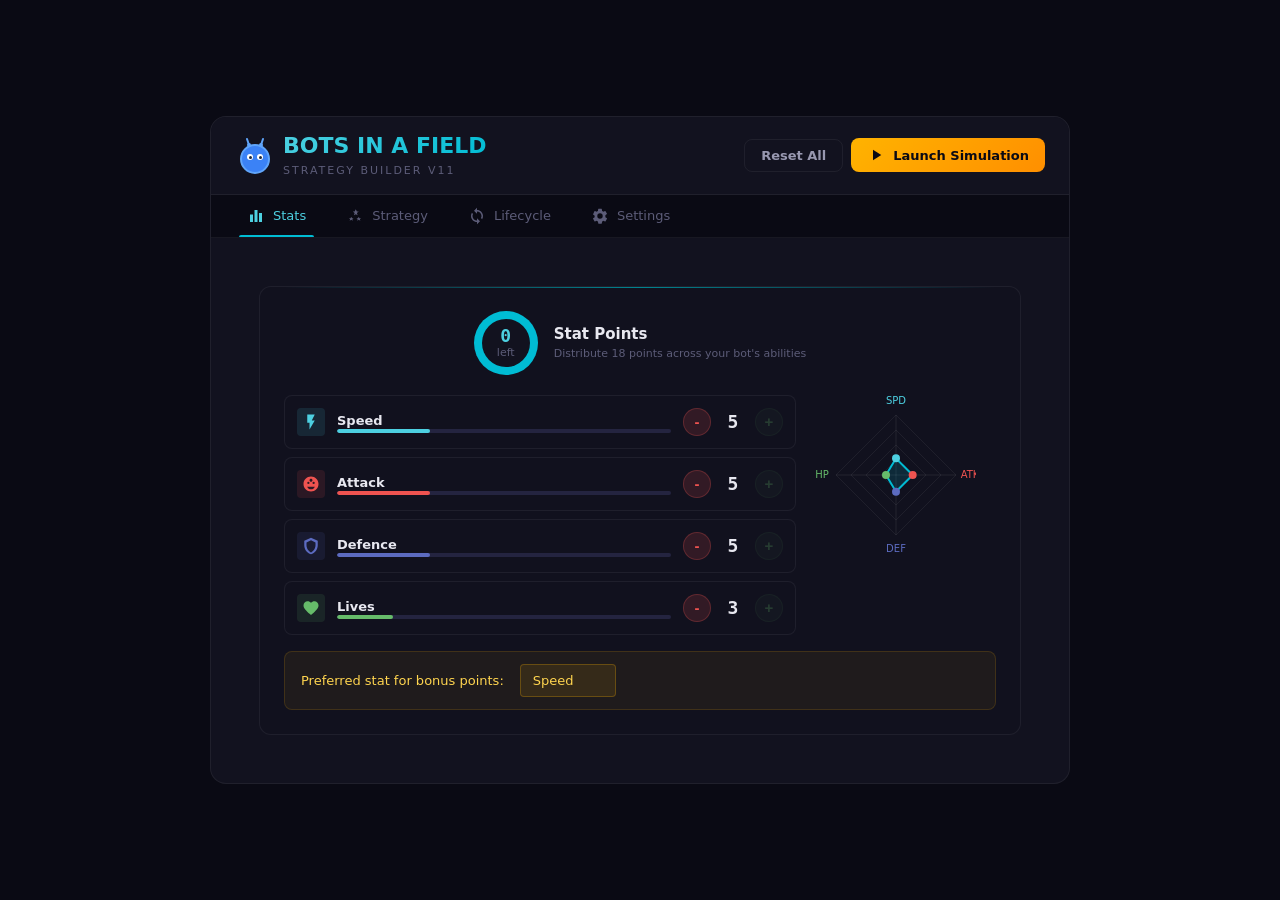
<file: bots-strategy-v11/index.html>
<!DOCTYPE html>
<html>
<head>
  <meta charset="utf-8">
  <title>Bots in a Field - Strategy Builder v11</title>
  <link rel="stylesheet" href="styles.css">
</head>
<body>
  <!-- SVG Icon Sprite -->
  <svg style="display:none" xmlns="http://www.w3.org/2000/svg">
    <symbol id="icon-stats" viewBox="0 0 24 24">
      <path fill="currentColor" d="M4 20V10h4v10H4zm6 0V4h4v16h-4zm6 0V8h4v12h-4z"/>
    </symbol>
    <symbol id="icon-strategy" viewBox="0 0 24 24">
      <path fill="currentColor" d="M13 3l-1.5 3H9l2.5 2-1 3L13 9.5 15.5 11l-1-3L17 6h-2.5L13 3zM7 13l-1 2H4l1.5 1.2-.6 2L7 17l2.1 1.2-.6-2L10 15H8L7 13zm10 0l-1 2h-2l1.5 1.2-.6 2L17 17l2.1 1.2-.6-2L20 15h-2l-1-2z"/>
    </symbol>
    <symbol id="icon-lifecycle" viewBox="0 0 24 24">
      <path fill="currentColor" d="M12 4V1L8 5l4 4V6c3.31 0 6 2.69 6 6 0 1-.25 1.97-.7 2.8l1.46 1.46A7.93 7.93 0 0020 12c0-4.42-3.58-8-8-8zm0 14c-3.31 0-6-2.69-6-6 0-1 .25-1.97.7-2.8L5.24 7.74A7.93 7.93 0 004 12c0 4.42 3.58 8 8 8v3l4-4-4-4v3z"/>
    </symbol>
    <symbol id="icon-settings" viewBox="0 0 24 24">
      <path fill="currentColor" d="M19.14 12.94a7.07 7.07 0 000-1.88l2.03-1.58a.49.49 0 00.12-.61l-1.92-3.32a.49.49 0 00-.59-.22l-2.39.96a7.04 7.04 0 00-1.63-.94l-.36-2.54a.48.48 0 00-.48-.41h-3.84a.48.48 0 00-.48.41l-.36 2.54c-.59.24-1.13.57-1.63.94l-2.39-.96a.49.49 0 00-.59.22L2.74 9.5a.48.48 0 00.12.61l2.03 1.58a7.07 7.07 0 000 1.88l-2.03 1.58a.49.49 0 00-.12.61l1.92 3.32c.12.22.37.3.59.22l2.39-.96c.5.38 1.04.7 1.63.94l.36 2.54c.05.24.26.41.48.41h3.84c.24 0 .44-.17.48-.41l.36-2.54c.59-.24 1.13-.56 1.63-.94l2.39.96c.22.08.47 0 .59-.22l1.92-3.32c.12-.22.07-.47-.12-.61l-2.01-1.58zM12 15.6A3.6 3.6 0 1115.6 12 3.61 3.61 0 0112 15.6z"/>
    </symbol>
    <symbol id="icon-speed" viewBox="0 0 24 24">
      <path fill="currentColor" d="M7 2v11h3v9l7-12h-4l4-8H7z"/>
    </symbol>
    <symbol id="icon-attack" viewBox="0 0 24 24">
      <path fill="currentColor" d="M12 2C6.47 2 2 6.47 2 12s4.47 10 10 10 10-4.47 10-10S17.53 2 12 2zm0 3c1.1 0 2 .9 2 2s-.9 2-2 2-2-.9-2-2 .9-2 2-2zm-3.5 7a1.5 1.5 0 110-3 1.5 1.5 0 010 3zm7 0a1.5 1.5 0 110-3 1.5 1.5 0 010 3zM12 19c-2.33 0-4.31-1.46-5.11-3.5h10.22c-.8 2.04-2.78 3.5-5.11 3.5z"/>
    </symbol>
    <symbol id="icon-defence" viewBox="0 0 24 24">
      <path fill="currentColor" d="M12 1L3 5v6c0 5.55 3.84 10.74 9 12 5.16-1.26 9-6.45 9-12V5l-9-4zm0 3.18L18 7.3v3.7c0 4.25-2.95 8.27-6 9.5-3.05-1.23-6-5.25-6-9.5V7.3l6-3.12z"/>
    </symbol>
    <symbol id="icon-lives" viewBox="0 0 24 24">
      <path fill="currentColor" d="M12 21.35l-1.45-1.32C5.4 15.36 2 12.28 2 8.5 2 5.42 4.42 3 7.5 3c1.74 0 3.41.81 4.5 2.09C13.09 3.81 14.76 3 16.5 3 19.58 3 22 5.42 22 8.5c0 3.78-3.4 6.86-8.55 11.54L12 21.35z"/>
    </symbol>
    <symbol id="icon-play" viewBox="0 0 24 24">
      <path fill="currentColor" d="M8 5v14l11-7L8 5z"/>
    </symbol>
    <symbol id="icon-chevron" viewBox="0 0 24 24">
      <path fill="currentColor" d="M7.41 8.59L12 13.17l4.59-4.58L18 10l-6 6-6-6 1.41-1.41z"/>
    </symbol>
  </svg>

  <div id="setup">
    <header class="setup-header">
      <div class="brand">
        <div class="brand-icon">
          <svg width="40" height="40" viewBox="0 0 40 40" xmlns="http://www.w3.org/2000/svg">
            <circle cx="20" cy="22" r="14" fill="#3b82f6" stroke="#60a5fa" stroke-width="2"/>
            <line x1="14" y1="8" x2="12" y2="2" stroke="#60a5fa" stroke-width="2" stroke-linecap="round"/>
            <line x1="26" y1="8" x2="28" y2="2" stroke="#60a5fa" stroke-width="2" stroke-linecap="round"/>
            <circle cx="14" cy="8" r="2" fill="#60a5fa"/>
            <circle cx="26" cy="8" r="2" fill="#60a5fa"/>
            <circle cx="15" cy="20" r="3" fill="#fff"/>
            <circle cx="25" cy="20" r="3" fill="#fff"/>
            <circle cx="15.5" cy="20.5" r="1.5" fill="#1e293b"/>
            <circle cx="25.5" cy="20.5" r="1.5" fill="#1e293b"/>
          </svg>
        </div>
        <div class="brand-text">
          <h1>BOTS IN A FIELD</h1>
          <span class="brand-subtitle">Strategy Builder v11</span>
        </div>
      </div>
      <div class="header-actions">
        <button id="reset-defaults-btn" class="btn btn-ghost btn-danger">Reset All</button>
        <button id="start-btn" class="btn btn-primary">
          <span class="btn-icon"><svg><use href="#icon-play"/></svg></span>
          Launch Simulation
        </button>
      </div>
    </header>

    <nav class="tab-nav" role="tablist">
      <button class="tab-btn active" data-tab="stats" role="tab" aria-selected="true" aria-controls="stats-tab">
        <span class="tab-icon"><svg><use href="#icon-stats"/></svg></span>
        Stats
      </button>
      <button class="tab-btn" data-tab="strategy" role="tab" aria-selected="false" aria-controls="strategy-tab">
        <span class="tab-icon"><svg><use href="#icon-strategy"/></svg></span>
        Strategy
      </button>
      <button class="tab-btn" data-tab="lifecycle" role="tab" aria-selected="false" aria-controls="lifecycle-tab">
        <span class="tab-icon"><svg><use href="#icon-lifecycle"/></svg></span>
        Lifecycle
      </button>
      <button class="tab-btn" data-tab="settings" role="tab" aria-selected="false" aria-controls="settings-tab">
        <span class="tab-icon"><svg><use href="#icon-settings"/></svg></span>
        Settings
      </button>
    </nav>

    <div class="setup-body">
      <!-- Stats Tab -->
      <div id="stats-tab" class="tab-content active">
        <div class="card">
          <div class="points-ring">
            <div class="points-circle">
              <div class="points-circle-inner">
                <span class="points-number" id="points-count">0</span>
                <span class="points-label">left</span>
              </div>
            </div>
            <div class="points-info">
              <span class="points-title">Stat Points</span>
              <span class="points-desc">Distribute 18 points across your bot's abilities</span>
            </div>
          </div>

          <div class="stats-layout">
            <div class="stats-column">
              <div class="stat-row" data-stat="speed">
                <div class="stat-icon"><svg><use href="#icon-speed"/></svg></div>
                <div class="stat-info">
                  <span class="stat-name">Speed</span>
                  <div class="stat-bar-track"><div class="stat-bar-fill"></div></div>
                </div>
                <div class="stat-controls">
                  <button class="stat-btn minus" data-stat="speed">-</button>
                  <span class="stat-value" id="speed-value">5</span>
                  <button class="stat-btn plus" data-stat="speed">+</button>
                </div>
              </div>
              <div class="stat-row" data-stat="attack">
                <div class="stat-icon"><svg><use href="#icon-attack"/></svg></div>
                <div class="stat-info">
                  <span class="stat-name">Attack</span>
                  <div class="stat-bar-track"><div class="stat-bar-fill"></div></div>
                </div>
                <div class="stat-controls">
                  <button class="stat-btn minus" data-stat="attack">-</button>
                  <span class="stat-value" id="attack-value">5</span>
                  <button class="stat-btn plus" data-stat="attack">+</button>
                </div>
              </div>
              <div class="stat-row" data-stat="defence">
                <div class="stat-icon"><svg><use href="#icon-defence"/></svg></div>
                <div class="stat-info">
                  <span class="stat-name">Defence</span>
                  <div class="stat-bar-track"><div class="stat-bar-fill"></div></div>
                </div>
                <div class="stat-controls">
                  <button class="stat-btn minus" data-stat="defence">-</button>
                  <span class="stat-value" id="defence-value">5</span>
                  <button class="stat-btn plus" data-stat="defence">+</button>
                </div>
              </div>
              <div class="stat-row" data-stat="lives">
                <div class="stat-icon"><svg><use href="#icon-lives"/></svg></div>
                <div class="stat-info">
                  <span class="stat-name">Lives</span>
                  <div class="stat-bar-track"><div class="stat-bar-fill"></div></div>
                </div>
                <div class="stat-controls">
                  <button class="stat-btn minus" data-stat="lives">-</button>
                  <span class="stat-value" id="lives-value">3</span>
                  <button class="stat-btn plus" data-stat="lives">+</button>
                </div>
              </div>
            </div>

            <div class="stat-radar-wrap">
              <canvas id="stat-radar" width="160" height="160"></canvas>
            </div>
          </div>

          <div class="preferred-stat-row">
            <label>Preferred stat for bonus points:</label>
            <select id="bonus-stat">
              <option value="speed">Speed</option>
              <option value="attack">Attack</option>
              <option value="defence">Defence</option>
              <option value="lives">Lives</option>
            </select>
          </div>
        </div>
      </div>

      <!-- Strategy Tab -->
      <div id="strategy-tab" class="tab-content">
        <div class="mode-tabs">
          <button class="mode-tab active" data-mode="simple" role="tab" tabindex="0">
            <div class="mode-badge">Beginner</div>
            <div class="mode-name">Simple</div>
            <div class="mode-desc">Blend preset behaviors with weight sliders</div>
          </button>
          <button class="mode-tab" data-mode="advanced" role="tab" tabindex="0">
            <div class="mode-badge">Intermediate</div>
            <div class="mode-name">Advanced</div>
            <div class="mode-desc">Build IF-THEN rule lists</div>
          </button>
          <button class="mode-tab" data-mode="expert" role="tab" tabindex="0">
            <div class="mode-badge">Advanced</div>
            <div class="mode-name">Expert</div>
            <div class="mode-desc">Visual finite state machine editor</div>
          </button>
        </div>

        <!-- Simple Mode -->
        <div id="simple-mode" class="strategy-mode active">
          <div class="section">
            <div class="section-title">Behavior Blend <span class="help-icon" data-tooltip="Enable behaviors and adjust their weights. Higher weight = more likely to be chosen.">?</span></div>
            <div class="behavior-list" id="behavior-list">
              <!-- Populated by JS -->
            </div>
            <button class="randomize-btn" id="randomize-simple-btn">Randomize Strategy</button>
          </div>
        </div>

        <!-- Advanced Mode -->
        <div id="advanced-mode" class="strategy-mode" style="display:none;">
          <div class="section">
            <div class="section-title">Rule List <span class="help-icon" data-tooltip="Rules are evaluated top to bottom. First matching rule wins.">?</span></div>
            <div class="rule-list" id="rule-list">
              <!-- Populated by JS -->
            </div>
            <div class="add-rule-btn" id="add-rule-btn">+ Add Rule</div>
          </div>
        </div>

        <!-- Expert Mode -->
        <div id="expert-mode" class="strategy-mode" style="display:none;">
          <div class="section">
            <div class="section-title">State Machine <span class="help-icon" data-tooltip="Click to add states, drag between states to create transitions.">?</span></div>
            <div class="state-palette">
              <div class="palette-item" data-tool="select">Select</div>
              <div class="palette-item" data-tool="add-state">+ Add State</div>
              <div class="palette-item" data-tool="add-transition">Add Transition</div>
              <div class="palette-item" data-tool="delete">Delete</div>
            </div>
            <div id="state-canvas-container">
              <canvas id="state-canvas" width="740" height="350"></canvas>
            </div>
            <div class="state-editor-panel" id="state-editor">
              <h4>Edit State: <span id="edit-state-name">-</span></h4>
              <div class="editor-row">
                <label>Name:</label>
                <input type="text" id="state-name-input" placeholder="State name">
              </div>
              <div class="editor-row">
                <label>Behavior:</label>
                <select id="state-behavior-select">
                  <option value="gather">Gather (nearest dot)</option>
                  <option value="cluster">Cluster Farm</option>
                  <option value="hunt">Hunt (nearest enemy)</option>
                  <option value="hunt_weak">Hunt Weak Enemy</option>
                  <option value="flee">Flee</option>
                  <option value="gather_safe">Safe Gather</option>
                </select>
              </div>
              <div class="state-actions">
                <div class="state-action-row">
                  <label>Entry Action:</label>
                  <select id="state-entry-action">
                    <option value="none">None</option>
                    <option value="log">Log State Change</option>
                    <option value="boost_speed">Speed Boost</option>
                    <option value="reset_target">Reset Target</option>
                  </select>
                </div>
                <div class="state-action-row">
                  <label>Exit Action:</label>
                  <select id="state-exit-action">
                    <option value="none">None</option>
                    <option value="log">Log State Change</option>
                    <option value="reset_target">Reset Target</option>
                  </select>
                </div>
              </div>
              <div class="transition-list" id="transition-list">
                <strong>Transitions:</strong>
                <!-- Populated by JS -->
              </div>
            </div>
          </div>
        </div>
      </div>

      <!-- Lifecycle Tab -->
      <div id="lifecycle-tab" class="tab-content">
        <!-- Respawn Invincibility -->
        <div class="lifecycle-card" data-feature="invincibility">
          <div class="lifecycle-header">
            <label class="toggle-switch" onclick="event.stopPropagation()">
              <input type="checkbox" id="lc-invincibility-enabled">
              <span class="toggle-slider"></span>
            </label>
            <div class="lifecycle-info">
              <h3 class="lifecycle-title">Respawn Invincibility</h3>
              <p class="lifecycle-summary">Newly respawned bots are untouchable for a period</p>
            </div>
            <span class="status-badge off">Disabled</span>
            <div class="lifecycle-chevron"><svg><use href="#icon-chevron"/></svg></div>
          </div>
          <div class="lifecycle-body">
            <div class="lifecycle-body-inner">
              <div class="setting-row">
                <label>Duration (frames)</label>
                <input type="number" id="lc-invincibility-duration" value="180" min="0" max="600">
              </div>
              <div class="setting-row">
                <label>Can Deal Damage While Invincible</label>
                <label class="toggle-switch">
                  <input type="checkbox" id="lc-invincibility-can-damage">
                  <span class="toggle-slider"></span>
                </label>
              </div>
              <div class="setting-row">
                <label>Break on Combat Initiation</label>
                <label class="toggle-switch">
                  <input type="checkbox" id="lc-invincibility-break">
                  <span class="toggle-slider"></span>
                </label>
              </div>
              <div class="setting-row">
                <label>Visual Effect</label>
                <select id="lc-invincibility-effect">
                  <option value="pulse">Pulse</option>
                  <option value="glow">Glow</option>
                  <option value="flash">Flash</option>
                </select>
              </div>
              <p class="lifecycle-hint">180 frames = 3 seconds at 60fps</p>
            </div>
          </div>
        </div>

        <!-- Starvation -->
        <div class="lifecycle-card" data-feature="starvation">
          <div class="lifecycle-header">
            <label class="toggle-switch" onclick="event.stopPropagation()">
              <input type="checkbox" id="lc-starvation-enabled">
              <span class="toggle-slider"></span>
            </label>
            <div class="lifecycle-info">
              <h3 class="lifecycle-title">Starvation</h3>
              <p class="lifecycle-summary">Bots lose lives if they don't eat or fight</p>
            </div>
            <span class="status-badge off">Disabled</span>
            <div class="lifecycle-chevron"><svg><use href="#icon-chevron"/></svg></div>
          </div>
          <div class="lifecycle-body">
            <div class="lifecycle-body-inner">
              <div class="setting-row">
                <label>Inactivity Threshold (frames)</label>
                <input type="number" id="lc-starvation-threshold" value="600" min="60" max="3600">
              </div>
              <div class="setting-row">
                <label>Damage Per Tick</label>
                <input type="number" id="lc-starvation-damage" value="0.5" min="0.1" max="5" step="0.1">
              </div>
              <div class="setting-row">
                <label>Tick Interval (frames)</label>
                <input type="number" id="lc-starvation-interval" value="60" min="10" max="300">
              </div>
              <div class="setting-row">
                <label>Reset on Dot Eaten</label>
                <label class="toggle-switch">
                  <input type="checkbox" id="lc-starvation-reset-dot">
                  <span class="toggle-slider"></span>
                </label>
              </div>
              <div class="setting-row">
                <label>Reset on Damage Dealt</label>
                <label class="toggle-switch">
                  <input type="checkbox" id="lc-starvation-reset-damage">
                  <span class="toggle-slider"></span>
                </label>
              </div>
              <div class="setting-row">
                <label>Reset on Kill</label>
                <label class="toggle-switch">
                  <input type="checkbox" id="lc-starvation-reset-kill">
                  <span class="toggle-slider"></span>
                </label>
              </div>
              <div class="setting-row">
                <label>Enable Stat Decay</label>
                <label class="toggle-switch">
                  <input type="checkbox" id="lc-starvation-stat-decay">
                  <span class="toggle-slider"></span>
                </label>
              </div>
              <p class="lifecycle-hint">600 frames = 10 seconds at 60fps</p>
            </div>
          </div>
        </div>

        <!-- Age + Corpses -->
        <div class="lifecycle-card" data-feature="age">
          <div class="lifecycle-header">
            <label class="toggle-switch" onclick="event.stopPropagation()">
              <input type="checkbox" id="lc-age-enabled">
              <span class="toggle-slider"></span>
            </label>
            <div class="lifecycle-info">
              <h3 class="lifecycle-title">Age + Corpses</h3>
              <p class="lifecycle-summary">Bots age over time and die naturally</p>
            </div>
            <span class="status-badge off">Disabled</span>
            <div class="lifecycle-chevron"><svg><use href="#icon-chevron"/></svg></div>
          </div>
          <div class="lifecycle-body">
            <div class="lifecycle-body-inner">
              <div class="setting-row">
                <label>Max Age (frames)</label>
                <input type="number" id="lc-age-max" value="36000" min="600" max="72000">
              </div>
              <div class="setting-row">
                <label>Visual Decay Start (%)</label>
                <input type="range" id="lc-age-visual-start" min="50" max="100" value="80">
                <span id="lc-age-visual-value">80%</span>
              </div>
              <div class="setting-row">
                <label>Death Behavior</label>
                <select id="lc-age-death-behavior">
                  <option value="corpse">Become Corpse</option>
                  <option value="respawn">Respawn</option>
                  <option value="remove">Remove</option>
                </select>
              </div>
              <div class="setting-row">
                <label>Corpse Nutrition</label>
                <input type="number" id="lc-corpse-nutrition" value="2" min="0.1" max="10" step="0.1">
              </div>
              <div class="setting-row">
                <label>Corpse Duration (frames, 0=permanent)</label>
                <input type="number" id="lc-corpse-duration" value="600" min="0" max="3600">
              </div>
              <p class="lifecycle-hint">36000 frames = 10 minutes at 60fps</p>
            </div>
          </div>
        </div>

        <!-- Asexual Reproduction -->
        <div class="lifecycle-card" data-feature="asexual">
          <div class="lifecycle-header">
            <label class="toggle-switch" onclick="event.stopPropagation()">
              <input type="checkbox" id="lc-asexual-enabled">
              <span class="toggle-slider"></span>
            </label>
            <div class="lifecycle-info">
              <h3 class="lifecycle-title">Asexual Reproduction</h3>
              <p class="lifecycle-summary">Mature bots spawn offspring automatically</p>
            </div>
            <span class="status-badge off">Disabled</span>
            <div class="lifecycle-chevron"><svg><use href="#icon-chevron"/></svg></div>
          </div>
          <div class="lifecycle-body">
            <div class="lifecycle-body-inner">
              <div class="setting-row">
                <label>Maturity Threshold (frames)</label>
                <input type="number" id="lc-asexual-maturity" value="1800" min="300" max="18000">
              </div>
              <div class="setting-row">
                <label>Parent Life Cost (%)</label>
                <input type="range" id="lc-asexual-life-cost" min="10" max="90" value="50">
                <span id="lc-asexual-cost-value">50%</span>
              </div>
              <div class="setting-row">
                <label>Stat Noise (%)</label>
                <input type="range" id="lc-asexual-noise" min="0" max="50" value="10">
                <span id="lc-asexual-noise-value">10%</span>
              </div>
              <div class="setting-row">
                <label>Cooldown (frames)</label>
                <input type="number" id="lc-asexual-cooldown" value="900" min="60" max="3600">
              </div>
              <p class="lifecycle-hint">1800 frames = 30 seconds maturity at 60fps</p>
            </div>
          </div>
        </div>

        <!-- Sexual Reproduction -->
        <div class="lifecycle-card" data-feature="sexual">
          <div class="lifecycle-header">
            <label class="toggle-switch" onclick="event.stopPropagation()">
              <input type="checkbox" id="lc-sexual-enabled">
              <span class="toggle-slider"></span>
            </label>
            <div class="lifecycle-info">
              <h3 class="lifecycle-title">Sexual Reproduction</h3>
              <p class="lifecycle-summary">Two compatible bots in proximity produce offspring</p>
            </div>
            <span class="status-badge off">Disabled</span>
            <div class="lifecycle-chevron"><svg><use href="#icon-chevron"/></svg></div>
          </div>
          <div class="lifecycle-body">
            <div class="lifecycle-body-inner">
              <div class="setting-row">
                <label>Proximity Distance</label>
                <input type="number" id="lc-sexual-distance" value="60" min="20" max="200">
              </div>
              <div class="setting-row">
                <label>Proximity Duration (frames)</label>
                <input type="number" id="lc-sexual-duration" value="180" min="30" max="600">
              </div>
              <div class="setting-row">
                <label>Compatibility Threshold</label>
                <input type="range" id="lc-sexual-compat" min="0" max="100" value="50">
                <span id="lc-sexual-compat-value">0.5</span>
              </div>
              <div class="setting-row">
                <label>Cooldown (frames)</label>
                <input type="number" id="lc-sexual-cooldown" value="1200" min="60" max="3600">
              </div>
              <div class="setting-row">
                <label>Pack Mating Bonus</label>
                <label class="toggle-switch">
                  <input type="checkbox" id="lc-sexual-pack-bonus">
                  <span class="toggle-slider"></span>
                </label>
              </div>
            </div>
          </div>
        </div>

        <!-- Pack Formation -->
        <div class="lifecycle-card" data-feature="packs">
          <div class="lifecycle-header">
            <label class="toggle-switch" onclick="event.stopPropagation()">
              <input type="checkbox" id="lc-packs-enabled">
              <span class="toggle-slider"></span>
            </label>
            <div class="lifecycle-info">
              <h3 class="lifecycle-title">Pack Formation</h3>
              <p class="lifecycle-summary">Bots with similar strategies form cooperative packs</p>
            </div>
            <span class="status-badge off">Disabled</span>
            <div class="lifecycle-chevron"><svg><use href="#icon-chevron"/></svg></div>
          </div>
          <div class="lifecycle-body">
            <div class="lifecycle-body-inner">
              <div class="setting-row">
                <label>Similarity Threshold</label>
                <input type="range" id="lc-packs-similarity" min="30" max="100" value="70">
                <span id="lc-packs-similarity-value">0.7</span>
              </div>
              <div class="setting-row">
                <label>Proximity Distance</label>
                <input type="number" id="lc-packs-distance" value="100" min="30" max="300">
              </div>
              <div class="setting-row">
                <label>Max Pack Size (0=unlimited)</label>
                <input type="number" id="lc-packs-max-size" value="5" min="0" max="20">
              </div>
              <div class="setting-row">
                <label>Disband on Respawn</label>
                <label class="toggle-switch">
                  <input type="checkbox" id="lc-packs-disband-respawn">
                  <span class="toggle-slider"></span>
                </label>
              </div>
              <div class="setting-row">
                <label>Disband on Starvation</label>
                <label class="toggle-switch">
                  <input type="checkbox" id="lc-packs-disband-starve">
                  <span class="toggle-slider"></span>
                </label>
              </div>
            </div>
          </div>
        </div>

        <!-- Territory + Cannibalism -->
        <div class="lifecycle-card" data-feature="territory">
          <div class="lifecycle-header">
            <label class="toggle-switch" onclick="event.stopPropagation()">
              <input type="checkbox" id="lc-territory-enabled">
              <span class="toggle-slider"></span>
            </label>
            <div class="lifecycle-info">
              <h3 class="lifecycle-title">Territory + Cannibalism</h3>
              <p class="lifecycle-summary">Packs claim territory; starving members may cannibalize</p>
            </div>
            <span class="status-badge off">Disabled</span>
            <div class="lifecycle-chevron"><svg><use href="#icon-chevron"/></svg></div>
          </div>
          <div class="lifecycle-body">
            <div class="lifecycle-body-inner">
              <div class="setting-row">
                <label>Territory Radius</label>
                <input type="number" id="lc-territory-radius" value="300" min="100" max="600">
              </div>
              <div class="setting-row">
                <label>Enable Cannibalism</label>
                <label class="toggle-switch">
                  <input type="checkbox" id="lc-cannibalism-enabled">
                  <span class="toggle-slider"></span>
                </label>
              </div>
              <div class="setting-row">
                <label>Cannibalism Trigger</label>
                <select id="lc-cannibalism-trigger">
                  <option value="starving">Starving</option>
                  <option value="lowLives">Low Lives</option>
                  <option value="always">Always</option>
                </select>
              </div>
              <div class="setting-row">
                <label>Target Preference</label>
                <select id="lc-cannibalism-target">
                  <option value="weakest">Weakest</option>
                  <option value="oldest">Oldest</option>
                  <option value="nearest">Nearest</option>
                  <option value="random">Random</option>
                </select>
              </div>
            </div>
          </div>
        </div>

        <!-- Player Overrides -->
        <div class="lifecycle-card" data-feature="player-overrides">
          <div class="lifecycle-header">
            <label class="toggle-switch" onclick="event.stopPropagation()">
              <input type="checkbox" id="lc-player-overrides">
              <span class="toggle-slider"></span>
            </label>
            <div class="lifecycle-info">
              <h3 class="lifecycle-title">Player Overrides</h3>
              <p class="lifecycle-summary">Override lifecycle settings for your bot</p>
            </div>
            <span class="status-badge off">Disabled</span>
            <div class="lifecycle-chevron"><svg><use href="#icon-chevron"/></svg></div>
          </div>
          <div class="lifecycle-body">
            <div class="lifecycle-body-inner">
              <div class="setting-row">
                <label>Player Immune to Starvation</label>
                <label class="toggle-switch">
                  <input type="checkbox" id="lc-player-immune-starve">
                  <span class="toggle-slider"></span>
                </label>
              </div>
              <div class="setting-row">
                <label>Player Immune to Aging</label>
                <label class="toggle-switch">
                  <input type="checkbox" id="lc-player-immune-age">
                  <span class="toggle-slider"></span>
                </label>
              </div>
              <div class="setting-row">
                <label>Player Can Reproduce</label>
                <label class="toggle-switch">
                  <input type="checkbox" id="lc-player-reproduce">
                  <span class="toggle-slider"></span>
                </label>
              </div>
            </div>
          </div>
        </div>
      </div>

      <!-- Settings Tab -->
      <div id="settings-tab" class="tab-content">
        <div class="settings-grid">
          <div class="section">
            <div class="section-title">Global AI Settings</div>
            <div class="settings-section">
              <div class="setting-row">
                <label>Re-evaluation Rate (frames)</label>
                <input type="number" id="reeval-rate" value="30" min="1" max="120">
              </div>
              <div class="setting-row">
                <label>Behavior Switch Cooldown</label>
                <input type="number" id="switch-cooldown" value="15" min="0" max="60">
              </div>
              <div class="setting-row">
                <label>Randomness Noise (0-1)</label>
                <input type="range" id="randomness-noise" min="0" max="100" value="10">
                <span id="noise-value">0.1</span>
              </div>
            </div>
          </div>

          <div class="section">
            <div class="section-title">Emergency Override</div>
            <div class="settings-section">
              <div class="setting-row">
                <label>Enable Emergency Override</label>
                <label class="toggle-switch">
                  <input type="checkbox" id="emergency-enabled">
                  <span class="toggle-slider"></span>
                </label>
              </div>
              <div class="setting-row">
                <label>Lives Threshold</label>
                <input type="number" id="emergency-threshold" value="2" min="1" max="10">
              </div>
              <div class="setting-row">
                <label>Emergency Behavior</label>
                <select id="emergency-behavior">
                  <option value="flee">Flee</option>
                  <option value="gather_safe">Gather Safe</option>
                  <option value="wander">Wander</option>
                </select>
              </div>
            </div>
          </div>

          <div class="section">
            <div class="section-title">NPC Bot Settings</div>
            <div class="settings-section">
              <div class="setting-row">
                <label>Random Stats Distribution</label>
                <label class="toggle-switch">
                  <input type="checkbox" id="npc-random-stats">
                  <span class="toggle-slider"></span>
                </label>
              </div>
              <p class="lifecycle-hint">NPCs spawn with random stat distribution (18 total points, min 1 speed/defence/lives, 0 attack)</p>

              <div class="setting-row">
                <label>Death Penalty (instead of reset)</label>
                <label class="toggle-switch">
                  <input type="checkbox" id="npc-death-penalty">
                  <span class="toggle-slider"></span>
                </label>
              </div>
              <p class="lifecycle-hint">On death, NPCs lose 1 point per stat instead of full reset. Lives always reset.</p>

              <div class="setting-row">
                <label>Evolution from Killer</label>
                <label class="toggle-switch">
                  <input type="checkbox" id="npc-evolution">
                  <span class="toggle-slider"></span>
                </label>
              </div>
              <div class="setting-row" style="margin-left:20px;">
                <label>Inherit Ratio (0-1)</label>
                <input type="range" id="npc-evolution-ratio" min="0" max="100" value="50">
                <span id="evolution-ratio-value">0.5</span>
              </div>
              <p class="lifecycle-hint">Dead NPC's base stats become average of their old stats and killer's stats. Enables emergent evolution.</p>

              <div class="setting-row">
                <label>Random NPC Strategies</label>
                <label class="toggle-switch">
                  <input type="checkbox" id="npc-random-strategy">
                  <span class="toggle-slider"></span>
                </label>
              </div>
              <p class="lifecycle-hint">NPCs use random behavior strategies (Gatherer, Hunter, Survivor, Opportunist, Aggressive)</p>
            </div>
          </div>

          <div class="section">
            <div class="section-title">Import / Export Configuration</div>
            <div class="io-buttons">
              <button class="io-btn export" id="export-btn">Export Config</button>
              <button class="io-btn import" id="import-btn">Import Config</button>
              <input type="file" id="import-file" accept=".json">
            </div>
            <p class="lifecycle-hint">Save and load your strategy configurations as JSON files.</p>
          </div>

          <div class="section">
            <div class="section-title">Simulation Logging</div>
            <div class="settings-section">
              <div class="setting-row">
                <label>Max Decisions (0 = unlimited)</label>
                <input type="number" id="max-decisions" value="100" min="0" max="10000">
              </div>
              <div class="setting-row">
                <label>Enable Logging</label>
                <label class="toggle-switch">
                  <input type="checkbox" id="logging-enabled">
                  <span class="toggle-slider"></span>
                </label>
              </div>
              <div class="setting-row">
                <label>Log All Bots</label>
                <label class="toggle-switch">
                  <input type="checkbox" id="log-all-bots">
                  <span class="toggle-slider"></span>
                </label>
              </div>
              <div class="setting-row">
                <label>Pause on Complete</label>
                <label class="toggle-switch">
                  <input type="checkbox" id="pause-on-complete">
                  <span class="toggle-slider"></span>
                </label>
              </div>
            </div>
            <p class="lifecycle-hint">Log bot decisions for algorithm verification. Machine-parseable format.</p>
          </div>

          <div class="section">
            <div class="section-title">Billboards</div>
            <div class="settings-section">
              <div class="setting-row">
                <label>Enable Billboards</label>
                <label class="toggle-switch">
                  <input type="checkbox" id="billboard-enabled" checked>
                  <span class="toggle-slider"></span>
                </label>
              </div>
              <div class="setting-row">
                <label>Max Billboards</label>
                <input type="number" id="billboard-max" value="5" min="1" max="20">
              </div>
              <div class="setting-row">
                <label>Spawn Chance (per frame)</label>
                <input type="range" id="billboard-spawn-chance" min="1" max="20" value="2">
                <span id="billboard-spawn-value">0.002</span>
              </div>
              <div class="setting-row">
                <label>Min Duration (frames)</label>
                <input type="number" id="billboard-min-duration" value="300" min="60" max="1800">
              </div>
              <div class="setting-row">
                <label>Max Duration (frames)</label>
                <input type="number" id="billboard-max-duration" value="900" min="60" max="3600">
              </div>
              <div class="setting-row">
                <label>Cluster Proximity Radius</label>
                <input type="number" id="billboard-proximity" value="200" min="50" max="500">
              </div>
              <div class="setting-row">
                <label>Min Cluster Size</label>
                <input type="number" id="billboard-min-cluster" value="2" min="1" max="10">
              </div>
              <div class="setting-row">
                <label>Board Width</label>
                <input type="number" id="billboard-width" value="120" min="60" max="200">
              </div>
              <div class="setting-row">
                <label>Board Height</label>
                <input type="number" id="billboard-height" value="60" min="30" max="100">
              </div>
              <div class="setting-row">
                <label>Pole Height</label>
                <input type="number" id="billboard-pole-height" value="40" min="20" max="80">
              </div>
            </div>
            <p class="lifecycle-hint">Advertisement billboards spawn near dot clusters. 300 frames = 5 seconds.</p>
          </div>
        </div>
      </div>
    </div>
  </div>

  <canvas id="field"></canvas>

  <!-- Debug Panel -->
  <div id="debug-panel">
    <div class="debug-header">AI Debug Panel [D]</div>
    <div class="debug-toggles">
      <label class="debug-toggle">
        <input type="checkbox" id="show-target-line" checked>
        Target Line
      </label>
      <label class="debug-toggle">
        <input type="checkbox" id="show-context" checked>
        Context Values
      </label>
    </div>
    <div class="debug-section">
      <div class="debug-section-title">Current State</div>
      <div id="debug-state"></div>
    </div>
    <div class="debug-section">
      <div class="debug-section-title">Last Decision</div>
      <div id="debug-decision"></div>
    </div>
    <div class="debug-section" id="debug-context-section">
      <div class="debug-section-title">Context Values</div>
      <div class="context-panel" id="debug-context"></div>
    </div>
  </div>

  <div id="ui">
    <div class="hud-header">
      <span class="hud-bot-label" id="hud-bot-name">Bot #1</span>
      <span class="hud-bot-tag player" id="hud-bot-tag">PLAYER</span>
    </div>
    <div class="hud-stats">
      <div class="hud-stat" data-stat="speed">
        <span class="hud-stat-icon"><svg><use href="#icon-speed"/></svg></span>
        <span class="hud-stat-label">SPD</span>
        <div class="hud-stat-bar"><div class="hud-stat-bar-fill" id="hud-bar-speed"></div></div>
        <span class="hud-stat-value" id="hud-speed">5.0</span>
      </div>
      <div class="hud-stat" data-stat="attack">
        <span class="hud-stat-icon"><svg><use href="#icon-attack"/></svg></span>
        <span class="hud-stat-label">ATK</span>
        <div class="hud-stat-bar"><div class="hud-stat-bar-fill" id="hud-bar-attack"></div></div>
        <span class="hud-stat-value" id="hud-attack">5.0</span>
      </div>
      <div class="hud-stat" data-stat="defence">
        <span class="hud-stat-icon"><svg><use href="#icon-defence"/></svg></span>
        <span class="hud-stat-label">DEF</span>
        <div class="hud-stat-bar"><div class="hud-stat-bar-fill" id="hud-bar-defence"></div></div>
        <span class="hud-stat-value" id="hud-defence">5.0</span>
      </div>
      <div class="hud-stat" data-stat="lives">
        <span class="hud-stat-icon"><svg><use href="#icon-lives"/></svg></span>
        <span class="hud-stat-label">HP</span>
        <div class="hud-stat-bar"><div class="hud-stat-bar-fill" id="hud-bar-lives"></div></div>
        <span class="hud-stat-value" id="hud-lives">3.0</span>
      </div>
    </div>
    <div class="hud-extra">
      <span id="hud-position">X: 0 Y: 0</span>
      <span id="hud-kills">Kills: 0</span>
      <span id="hud-action">Action: idle</span>
    </div>
  </div>

  <div id="controls">
    <div class="key-hint"><kbd>TAB</kbd> Switch bot</div>
    <div class="key-hint"><kbd>SPACE</kbd> Auto-follow</div>
    <div class="key-hint"><kbd>D</kbd> Debug</div>
    <div class="key-hint"><kbd>L</kbd> Log</div>
  </div>

  <!-- Simulation Controls -->
  <div id="sim-controls">
    <span id="sim-status">Frame: 0 | Decisions: 0/100</span>
    <div class="speed-controls">
      <span class="speed-label">Speed:</span>
      <button class="speed-btn active" data-speed="1">x1</button>
      <button class="speed-btn" data-speed="1.5">x1.5</button>
      <button class="speed-btn" data-speed="2">x2</button>
    </div>
    <button id="pause-btn">Pause</button>
    <button id="resume-btn">Resume</button>
    <button id="show-log-btn">Show Log</button>
    <button id="stop-sim-btn">Stop & Reconfigure</button>
    <button id="copy-strongest-btn">Copy Strongest Bot</button>
  </div>
  <div id="strongest-bot-display"></div>

  <!-- Log Panel -->
  <div id="log-panel">
    <div class="log-header">
      <span>Simulation Log</span>
      <button id="close-log-btn">&times;</button>
    </div>
    <div class="log-info">
      <span id="log-decision-count">Decisions logged: 0</span>
      <button id="copy-log-btn">Copy to Clipboard</button>
      <button id="download-log-btn">Download Log</button>
    </div>
    <textarea id="log-output" readonly placeholder="Log output will appear here when simulation pauses or completes..."></textarea>
  </div>

  <!-- Event Feed -->
  <div id="event-feed"></div>

  <!-- JavaScript modules -->
  <script src="js/config.js"></script>
  <script src="js/log.js"></script>
  <script src="js/billboards.js"></script>
  <script src="js/corpse.js"></script>
  <script src="js/relationships.js"></script>
  <script src="js/packs.js"></script>
  <script src="js/lifecycle.js"></script>
  <script src="js/reproduction.js"></script>
  <script src="js/game.js"></script>
  <script src="js/bot-ai.js"></script>
  <script src="js/combat.js"></script>
  <script src="js/bot-render.js"></script>
  <script src="js/ui-strategy.js"></script>
  <script src="js/ui-lifecycle.js"></script>
  <script src="js/ui-settings.js"></script>
  <script src="js/ui-notifications.js"></script>
  <script src="js/ui.js"></script>
  <script src="js/debug.js"></script>
  <script src="js/main.js"></script>
</body>
</html>
</file>
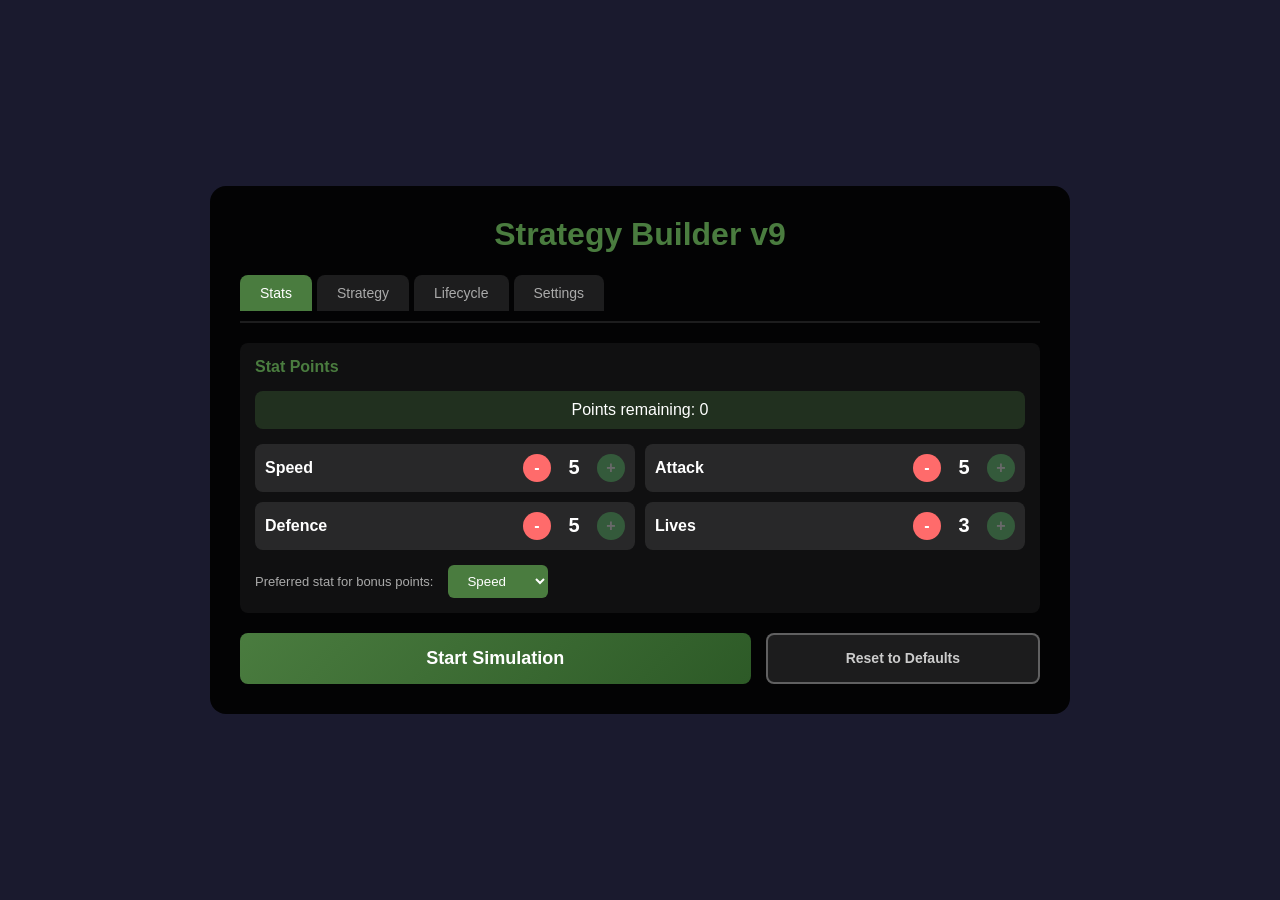
<file: bots-strategy-v9/index.html>
<!DOCTYPE html>
<html>
<head>
  <title>Bots in a Field - Strategy Builder v9</title>
  <link rel="stylesheet" href="styles.css">
</head>
<body>
  <div id="setup">
    <h1>Strategy Builder v9</h1>

    <!-- Main Tabs -->
    <div class="tab-nav">
      <button class="tab-btn active" data-tab="stats">Stats</button>
      <button class="tab-btn" data-tab="strategy">Strategy</button>
      <button class="tab-btn" data-tab="lifecycle">Lifecycle</button>
      <button class="tab-btn" data-tab="settings">Settings</button>
    </div>

    <!-- Stats Tab -->
    <div id="stats-tab" class="tab-content active">
      <div class="section">
        <div class="section-title">Stat Points</div>
        <div id="points-remaining">Points remaining: <span id="points-count">0</span></div>

        <div class="stats-grid">
          <div class="stat-row">
            <span class="stat-name">Speed</span>
            <div class="stat-controls">
              <button class="stat-btn minus" data-stat="speed">-</button>
              <span class="stat-value" id="speed-value">5</span>
              <button class="stat-btn plus" data-stat="speed">+</button>
            </div>
          </div>
          <div class="stat-row">
            <span class="stat-name">Attack</span>
            <div class="stat-controls">
              <button class="stat-btn minus" data-stat="attack">-</button>
              <span class="stat-value" id="attack-value">5</span>
              <button class="stat-btn plus" data-stat="attack">+</button>
            </div>
          </div>
          <div class="stat-row">
            <span class="stat-name">Defence</span>
            <div class="stat-controls">
              <button class="stat-btn minus" data-stat="defence">-</button>
              <span class="stat-value" id="defence-value">5</span>
              <button class="stat-btn plus" data-stat="defence">+</button>
            </div>
          </div>
          <div class="stat-row">
            <span class="stat-name">Lives</span>
            <div class="stat-controls">
              <button class="stat-btn minus" data-stat="lives">-</button>
              <span class="stat-value" id="lives-value">3</span>
              <button class="stat-btn plus" data-stat="lives">+</button>
            </div>
          </div>
        </div>

        <div class="preferred-stat-row">
          <label>Preferred stat for bonus points:</label>
          <select id="bonus-stat">
            <option value="speed">Speed</option>
            <option value="attack">Attack</option>
            <option value="defence">Defence</option>
            <option value="lives">Lives</option>
          </select>
        </div>
      </div>
    </div>

    <!-- Strategy Tab -->
    <div id="strategy-tab" class="tab-content">
      <!-- Strategy Mode Selection -->
      <div class="mode-tabs">
        <div class="mode-tab active" data-mode="simple">
          <div class="mode-name">Simple</div>
          <div class="mode-desc">Blend preset behaviors</div>
        </div>
        <div class="mode-tab" data-mode="advanced">
          <div class="mode-name">Advanced</div>
          <div class="mode-desc">Build rule list</div>
        </div>
        <div class="mode-tab" data-mode="expert">
          <div class="mode-name">Expert</div>
          <div class="mode-desc">Visual state machine</div>
        </div>
      </div>

      <!-- Simple Mode -->
      <div id="simple-mode" class="strategy-mode active">
        <div class="section">
          <div class="section-title">Behavior Blend <span class="help-icon" title="Enable behaviors and adjust their weights. Higher weight = more likely to be chosen.">?</span></div>
          <div class="behavior-list" id="behavior-list">
            <!-- Populated by JS -->
          </div>
          <button class="randomize-btn" id="randomize-simple-btn">Randomize Strategy</button>
        </div>
      </div>

      <!-- Advanced Mode -->
      <div id="advanced-mode" class="strategy-mode" style="display:none;">
        <div class="section">
          <div class="section-title">Rule List <span class="help-icon" title="Rules are evaluated top to bottom. First matching rule wins.">?</span></div>
          <div class="rule-list" id="rule-list">
            <!-- Populated by JS -->
          </div>
          <div class="add-rule-btn" id="add-rule-btn">+ Add Rule</div>
        </div>
      </div>

      <!-- Expert Mode -->
      <div id="expert-mode" class="strategy-mode" style="display:none;">
        <div class="section">
          <div class="section-title">State Machine <span class="help-icon" title="Click to add states, drag between states to create transitions.">?</span></div>
          <div class="state-palette">
            <div class="palette-item" data-tool="select">Select</div>
            <div class="palette-item" data-tool="add-state">+ Add State</div>
            <div class="palette-item" data-tool="add-transition">Add Transition</div>
            <div class="palette-item" data-tool="delete">Delete</div>
          </div>
          <div id="state-canvas-container">
            <canvas id="state-canvas" width="740" height="350"></canvas>
          </div>
          <div class="state-editor-panel" id="state-editor">
            <h4>Edit State: <span id="edit-state-name">-</span></h4>
            <div class="editor-row">
              <label>Name:</label>
              <input type="text" id="state-name-input" placeholder="State name">
            </div>
            <div class="editor-row">
              <label>Behavior:</label>
              <select id="state-behavior-select">
                <option value="gather">Gather (nearest dot)</option>
                <option value="cluster">Cluster Farm</option>
                <option value="hunt">Hunt (nearest enemy)</option>
                <option value="hunt_weak">Hunt Weak Enemy</option>
                <option value="flee">Flee</option>
                <option value="gather_safe">Safe Gather</option>
              </select>
            </div>
            <div class="state-actions">
              <div class="state-action-row">
                <label>Entry Action:</label>
                <select id="state-entry-action">
                  <option value="none">None</option>
                  <option value="log">Log State Change</option>
                  <option value="boost_speed">Speed Boost</option>
                  <option value="reset_target">Reset Target</option>
                </select>
              </div>
              <div class="state-action-row">
                <label>Exit Action:</label>
                <select id="state-exit-action">
                  <option value="none">None</option>
                  <option value="log">Log State Change</option>
                  <option value="reset_target">Reset Target</option>
                </select>
              </div>
            </div>
            <div class="transition-list" id="transition-list">
              <strong>Transitions:</strong>
              <!-- Populated by JS -->
            </div>
          </div>
        </div>
      </div>
    </div>

    <!-- Lifecycle Tab -->
    <div id="lifecycle-tab" class="tab-content">
      <!-- Respawn Invincibility -->
      <div class="section">
        <div class="section-title">Respawn Invincibility</div>
        <div class="settings-section">
          <div class="setting-row">
            <label>Enable Invincibility</label>
            <input type="checkbox" id="lc-invincibility-enabled">
          </div>
          <div class="setting-row">
            <label>Duration (frames)</label>
            <input type="number" id="lc-invincibility-duration" value="180" min="0" max="600">
          </div>
          <div class="setting-row">
            <label>Can Deal Damage While Invincible</label>
            <input type="checkbox" id="lc-invincibility-can-damage">
          </div>
          <div class="setting-row">
            <label>Break on Combat Initiation</label>
            <input type="checkbox" id="lc-invincibility-break">
          </div>
          <div class="setting-row">
            <label>Visual Effect</label>
            <select id="lc-invincibility-effect">
              <option value="pulse">Pulse</option>
              <option value="glow">Glow</option>
              <option value="flash">Flash</option>
            </select>
          </div>
        </div>
        <p style="font-size:11px;color:#888;margin:5px 0;">Newly respawned bots are untouchable for a period. 180 frames = 3 seconds.</p>
      </div>

      <!-- Starvation -->
      <div class="section">
        <div class="section-title">Starvation</div>
        <div class="settings-section">
          <div class="setting-row">
            <label>Enable Starvation</label>
            <input type="checkbox" id="lc-starvation-enabled">
          </div>
          <div class="setting-row">
            <label>Inactivity Threshold (frames)</label>
            <input type="number" id="lc-starvation-threshold" value="600" min="60" max="3600">
          </div>
          <div class="setting-row">
            <label>Damage Per Tick</label>
            <input type="number" id="lc-starvation-damage" value="0.5" min="0.1" max="5" step="0.1">
          </div>
          <div class="setting-row">
            <label>Tick Interval (frames)</label>
            <input type="number" id="lc-starvation-interval" value="60" min="10" max="300">
          </div>
          <div class="setting-row">
            <label>Reset on Dot Eaten</label>
            <input type="checkbox" id="lc-starvation-reset-dot">
          </div>
          <div class="setting-row">
            <label>Reset on Damage Dealt</label>
            <input type="checkbox" id="lc-starvation-reset-damage">
          </div>
          <div class="setting-row">
            <label>Reset on Kill</label>
            <input type="checkbox" id="lc-starvation-reset-kill">
          </div>
          <div class="setting-row">
            <label>Enable Stat Decay</label>
            <input type="checkbox" id="lc-starvation-stat-decay">
          </div>
        </div>
        <p style="font-size:11px;color:#888;margin:5px 0;">Bots that don't eat or fight lose lives over time. 600 frames = 10 seconds.</p>
      </div>

      <!-- Age + Corpses -->
      <div class="section">
        <div class="section-title">Age + Corpses</div>
        <div class="settings-section">
          <div class="setting-row">
            <label>Enable Aging</label>
            <input type="checkbox" id="lc-age-enabled">
          </div>
          <div class="setting-row">
            <label>Max Age (frames)</label>
            <input type="number" id="lc-age-max" value="36000" min="600" max="72000">
          </div>
          <div class="setting-row">
            <label>Visual Decay Start (%)</label>
            <input type="range" id="lc-age-visual-start" min="50" max="100" value="80">
            <span id="lc-age-visual-value">80%</span>
          </div>
          <div class="setting-row">
            <label>Death Behavior</label>
            <select id="lc-age-death-behavior">
              <option value="corpse">Become Corpse</option>
              <option value="respawn">Respawn</option>
              <option value="remove">Remove</option>
            </select>
          </div>
          <div class="setting-row">
            <label>Corpse Nutrition</label>
            <input type="number" id="lc-corpse-nutrition" value="2" min="0.1" max="10" step="0.1">
          </div>
          <div class="setting-row">
            <label>Corpse Duration (frames, 0=permanent)</label>
            <input type="number" id="lc-corpse-duration" value="600" min="0" max="3600">
          </div>
        </div>
        <p style="font-size:11px;color:#888;margin:5px 0;">Bots age and die naturally. 36000 frames = 10 minutes.</p>
      </div>

      <!-- Asexual Reproduction -->
      <div class="section">
        <div class="section-title">Asexual Reproduction</div>
        <div class="settings-section">
          <div class="setting-row">
            <label>Enable Asexual Reproduction</label>
            <input type="checkbox" id="lc-asexual-enabled">
          </div>
          <div class="setting-row">
            <label>Maturity Threshold (frames)</label>
            <input type="number" id="lc-asexual-maturity" value="1800" min="300" max="18000">
          </div>
          <div class="setting-row">
            <label>Parent Life Cost (%)</label>
            <input type="range" id="lc-asexual-life-cost" min="10" max="90" value="50">
            <span id="lc-asexual-cost-value">50%</span>
          </div>
          <div class="setting-row">
            <label>Stat Noise (%)</label>
            <input type="range" id="lc-asexual-noise" min="0" max="50" value="10">
            <span id="lc-asexual-noise-value">10%</span>
          </div>
          <div class="setting-row">
            <label>Cooldown (frames)</label>
            <input type="number" id="lc-asexual-cooldown" value="900" min="60" max="3600">
          </div>
        </div>
        <p style="font-size:11px;color:#888;margin:5px 0;">Mature bots spawn offspring. 1800 frames = 30 seconds maturity.</p>
      </div>

      <!-- Sexual Reproduction -->
      <div class="section">
        <div class="section-title">Sexual Reproduction</div>
        <div class="settings-section">
          <div class="setting-row">
            <label>Enable Sexual Reproduction</label>
            <input type="checkbox" id="lc-sexual-enabled">
          </div>
          <div class="setting-row">
            <label>Proximity Distance</label>
            <input type="number" id="lc-sexual-distance" value="60" min="20" max="200">
          </div>
          <div class="setting-row">
            <label>Proximity Duration (frames)</label>
            <input type="number" id="lc-sexual-duration" value="180" min="30" max="600">
          </div>
          <div class="setting-row">
            <label>Compatibility Threshold</label>
            <input type="range" id="lc-sexual-compat" min="0" max="100" value="50">
            <span id="lc-sexual-compat-value">0.5</span>
          </div>
          <div class="setting-row">
            <label>Cooldown (frames)</label>
            <input type="number" id="lc-sexual-cooldown" value="1200" min="60" max="3600">
          </div>
          <div class="setting-row">
            <label>Pack Mating Bonus</label>
            <input type="checkbox" id="lc-sexual-pack-bonus">
          </div>
        </div>
        <p style="font-size:11px;color:#888;margin:5px 0;">Two compatible bots in proximity produce offspring.</p>
      </div>

      <!-- Pack Formation -->
      <div class="section">
        <div class="section-title">Pack Formation</div>
        <div class="settings-section">
          <div class="setting-row">
            <label>Enable Packs</label>
            <input type="checkbox" id="lc-packs-enabled">
          </div>
          <div class="setting-row">
            <label>Similarity Threshold</label>
            <input type="range" id="lc-packs-similarity" min="30" max="100" value="70">
            <span id="lc-packs-similarity-value">0.7</span>
          </div>
          <div class="setting-row">
            <label>Proximity Distance</label>
            <input type="number" id="lc-packs-distance" value="100" min="30" max="300">
          </div>
          <div class="setting-row">
            <label>Max Pack Size (0=unlimited)</label>
            <input type="number" id="lc-packs-max-size" value="5" min="0" max="20">
          </div>
          <div class="setting-row">
            <label>Disband on Respawn</label>
            <input type="checkbox" id="lc-packs-disband-respawn">
          </div>
          <div class="setting-row">
            <label>Disband on Starvation</label>
            <input type="checkbox" id="lc-packs-disband-starve">
          </div>
        </div>
        <p style="font-size:11px;color:#888;margin:5px 0;">Bots with similar strategies form packs (colored ring).</p>
      </div>

      <!-- Territory + Cannibalism -->
      <div class="section">
        <div class="section-title">Territory + Cannibalism</div>
        <div class="settings-section">
          <div class="setting-row">
            <label>Enable Territory</label>
            <input type="checkbox" id="lc-territory-enabled">
          </div>
          <div class="setting-row">
            <label>Territory Radius</label>
            <input type="number" id="lc-territory-radius" value="300" min="100" max="600">
          </div>
          <div class="setting-row">
            <label>Enable Cannibalism</label>
            <input type="checkbox" id="lc-cannibalism-enabled">
          </div>
          <div class="setting-row">
            <label>Cannibalism Trigger</label>
            <select id="lc-cannibalism-trigger">
              <option value="starving">Starving</option>
              <option value="lowLives">Low Lives</option>
              <option value="always">Always</option>
            </select>
          </div>
          <div class="setting-row">
            <label>Target Preference</label>
            <select id="lc-cannibalism-target">
              <option value="weakest">Weakest</option>
              <option value="oldest">Oldest</option>
              <option value="nearest">Nearest</option>
              <option value="random">Random</option>
            </select>
          </div>
        </div>
        <p style="font-size:11px;color:#888;margin:5px 0;">Packs claim territory. Starving members may cannibalize.</p>
      </div>

      <!-- Player Overrides -->
      <div class="section">
        <div class="section-title">Player Overrides</div>
        <div class="settings-section">
          <div class="setting-row">
            <label>Enable Player Overrides</label>
            <input type="checkbox" id="lc-player-overrides">
          </div>
          <div class="setting-row">
            <label>Player Immune to Starvation</label>
            <input type="checkbox" id="lc-player-immune-starve">
          </div>
          <div class="setting-row">
            <label>Player Immune to Aging</label>
            <input type="checkbox" id="lc-player-immune-age">
          </div>
          <div class="setting-row">
            <label>Player Can Reproduce</label>
            <input type="checkbox" id="lc-player-reproduce">
          </div>
        </div>
        <p style="font-size:11px;color:#888;margin:5px 0;">Override lifecycle settings for player bot.</p>
      </div>
    </div>

    <!-- Settings Tab -->
    <div id="settings-tab" class="tab-content">
      <div class="section">
        <div class="section-title">Global AI Settings</div>
        <div class="settings-section">
          <div class="setting-row">
            <label>Re-evaluation Rate (frames)</label>
            <input type="number" id="reeval-rate" value="30" min="1" max="120">
          </div>
          <div class="setting-row">
            <label>Behavior Switch Cooldown</label>
            <input type="number" id="switch-cooldown" value="15" min="0" max="60">
          </div>
          <div class="setting-row">
            <label>Randomness Noise (0-1)</label>
            <input type="range" id="randomness-noise" min="0" max="100" value="10">
            <span id="noise-value">0.1</span>
          </div>
        </div>
      </div>

      <div class="section">
        <div class="section-title">Emergency Override</div>
        <div class="settings-section">
          <div class="setting-row">
            <label>Enable Emergency Override</label>
            <input type="checkbox" id="emergency-enabled">
          </div>
          <div class="setting-row">
            <label>Lives Threshold</label>
            <input type="number" id="emergency-threshold" value="2" min="1" max="10">
          </div>
          <div class="setting-row">
            <label>Emergency Behavior</label>
            <select id="emergency-behavior">
              <option value="flee">Flee</option>
              <option value="gather_safe">Gather Safe</option>
              <option value="wander">Wander</option>
            </select>
          </div>
        </div>
      </div>

      <div class="section">
        <div class="section-title">NPC Bot Settings</div>
        <div class="settings-section">
          <div class="setting-row">
            <label>Random Stats Distribution</label>
            <input type="checkbox" id="npc-random-stats">
          </div>
          <p style="font-size:11px;color:#888;margin:5px 0 10px 0;">NPCs spawn with random stat distribution (18 total points, min 1 speed/defence/lives, 0 attack)</p>

          <div class="setting-row">
            <label>Death Penalty (instead of reset)</label>
            <input type="checkbox" id="npc-death-penalty">
          </div>
          <p style="font-size:11px;color:#888;margin:5px 0 10px 0;">On death, NPCs lose 1 point per stat instead of full reset. Lives always reset.</p>

          <div class="setting-row">
            <label>Evolution from Killer</label>
            <input type="checkbox" id="npc-evolution">
          </div>
          <div class="setting-row" style="margin-left:20px;">
            <label>Inherit Ratio (0-1)</label>
            <input type="range" id="npc-evolution-ratio" min="0" max="100" value="50">
            <span id="evolution-ratio-value">0.5</span>
          </div>
          <p style="font-size:11px;color:#888;margin:5px 0 10px 0;">Dead NPC's base stats become average of their old stats and killer's stats. Enables emergent evolution.</p>

          <div class="setting-row">
            <label>Random NPC Strategies</label>
            <input type="checkbox" id="npc-random-strategy">
          </div>
          <p style="font-size:11px;color:#888;margin:5px 0;">NPCs use random behavior strategies (Gatherer, Hunter, Survivor, Opportunist, Aggressive)</p>
        </div>
      </div>

      <div class="section">
        <div class="section-title">Import / Export Configuration</div>
        <div class="io-buttons">
          <button class="io-btn export" id="export-btn">Export Config</button>
          <button class="io-btn import" id="import-btn">Import Config</button>
          <input type="file" id="import-file" accept=".json">
        </div>
        <p style="font-size:11px;color:#888;">Save and load your strategy configurations as JSON files.</p>
      </div>

      <div class="section">
        <div class="section-title">Simulation Logging</div>
        <div class="settings-section">
          <div class="setting-row">
            <label>Max Decisions (0 = unlimited)</label>
            <input type="number" id="max-decisions" value="100" min="0" max="10000">
          </div>
          <div class="setting-row">
            <label>Enable Logging</label>
            <input type="checkbox" id="logging-enabled">
          </div>
          <div class="setting-row">
            <label>Log All Bots</label>
            <input type="checkbox" id="log-all-bots">
          </div>
          <div class="setting-row">
            <label>Pause on Complete</label>
            <input type="checkbox" id="pause-on-complete">
          </div>
        </div>
        <p style="font-size:11px;color:#888;">Log bot decisions for algorithm verification. Machine-parseable format.</p>
      </div>

      <div class="section">
        <div class="section-title">Billboards</div>
        <div class="settings-section">
          <div class="setting-row">
            <label>Enable Billboards</label>
            <input type="checkbox" id="billboard-enabled" checked>
          </div>
          <div class="setting-row">
            <label>Max Billboards</label>
            <input type="number" id="billboard-max" value="5" min="1" max="20">
          </div>
          <div class="setting-row">
            <label>Spawn Chance (per frame)</label>
            <input type="range" id="billboard-spawn-chance" min="1" max="20" value="2">
            <span id="billboard-spawn-value">0.002</span>
          </div>
          <div class="setting-row">
            <label>Min Duration (frames)</label>
            <input type="number" id="billboard-min-duration" value="300" min="60" max="1800">
          </div>
          <div class="setting-row">
            <label>Max Duration (frames)</label>
            <input type="number" id="billboard-max-duration" value="900" min="60" max="3600">
          </div>
          <div class="setting-row">
            <label>Cluster Proximity Radius</label>
            <input type="number" id="billboard-proximity" value="200" min="50" max="500">
          </div>
          <div class="setting-row">
            <label>Min Cluster Size</label>
            <input type="number" id="billboard-min-cluster" value="2" min="1" max="10">
          </div>
          <div class="setting-row">
            <label>Board Width</label>
            <input type="number" id="billboard-width" value="120" min="60" max="200">
          </div>
          <div class="setting-row">
            <label>Board Height</label>
            <input type="number" id="billboard-height" value="60" min="30" max="100">
          </div>
          <div class="setting-row">
            <label>Pole Height</label>
            <input type="number" id="billboard-pole-height" value="40" min="20" max="80">
          </div>
        </div>
        <p style="font-size:11px;color:#888;">Advertisement billboards spawn near dot clusters. 300 frames = 5 seconds.</p>
      </div>
    </div>

    <div class="button-row">
      <button id="start-btn">Start Simulation</button>
      <button id="reset-defaults-btn" class="secondary-btn">Reset to Defaults</button>
    </div>
  </div>

  <canvas id="field"></canvas>

  <!-- Debug Panel -->
  <div id="debug-panel">
    <div class="debug-header">AI Debug Panel [D]</div>
    <div class="debug-toggles">
      <label class="debug-toggle">
        <input type="checkbox" id="show-target-line" checked>
        Target Line
      </label>
      <label class="debug-toggle">
        <input type="checkbox" id="show-context" checked>
        Context Values
      </label>
    </div>
    <div class="debug-section">
      <div class="debug-section-title">Current State</div>
      <div id="debug-state"></div>
    </div>
    <div class="debug-section">
      <div class="debug-section-title">Last Decision</div>
      <div id="debug-decision"></div>
    </div>
    <div class="debug-section" id="debug-context-section">
      <div class="debug-section-title">Context Values</div>
      <div class="context-panel" id="debug-context"></div>
    </div>
  </div>

  <div id="ui">
    <div id="stats"></div>
  </div>

  <div id="controls">
    [TAB] Switch bot | [SPACE] Toggle auto-follow | [D] Debug panel | [L] Log panel
  </div>

  <!-- Simulation Controls -->
  <div id="sim-controls">
    <span id="sim-status">Frame: 0 | Decisions: 0/100</span>
    <div class="speed-controls">
      <span class="speed-label">Speed:</span>
      <button class="speed-btn active" data-speed="1">x1</button>
      <button class="speed-btn" data-speed="1.5">x1.5</button>
      <button class="speed-btn" data-speed="2">x2</button>
    </div>
    <button id="pause-btn">Pause</button>
    <button id="resume-btn">Resume</button>
    <button id="show-log-btn">Show Log</button>
    <button id="stop-sim-btn">Stop & Reconfigure</button>
    <button id="copy-strongest-btn">Copy Strongest Bot</button>
  </div>
  <div id="strongest-bot-display"></div>

  <!-- Log Panel -->
  <div id="log-panel">
    <div class="log-header">
      <span>Simulation Log</span>
      <button id="close-log-btn">×</button>
    </div>
    <div class="log-info">
      <span id="log-decision-count">Decisions logged: 0</span>
      <button id="copy-log-btn">Copy to Clipboard</button>
      <button id="download-log-btn">Download Log</button>
    </div>
    <textarea id="log-output" readonly placeholder="Log output will appear here when simulation pauses or completes..."></textarea>
  </div>

  <!-- JavaScript modules -->
  <script src="js/config.js"></script>
  <script src="js/log.js"></script>
  <script src="js/billboards.js"></script>
  <script src="js/corpse.js"></script>
  <script src="js/relationships.js"></script>
  <script src="js/packs.js"></script>
  <script src="js/lifecycle.js"></script>
  <script src="js/reproduction.js"></script>
  <script src="js/game.js"></script>
  <script src="js/bot-ai.js"></script>
  <script src="js/bot-render.js"></script>
  <script src="js/ui-strategy.js"></script>
  <script src="js/ui-lifecycle.js"></script>
  <script src="js/ui-settings.js"></script>
  <script src="js/ui.js"></script>
  <script src="js/debug.js"></script>
  <script src="js/main.js"></script>
</body>
</html>
</file>
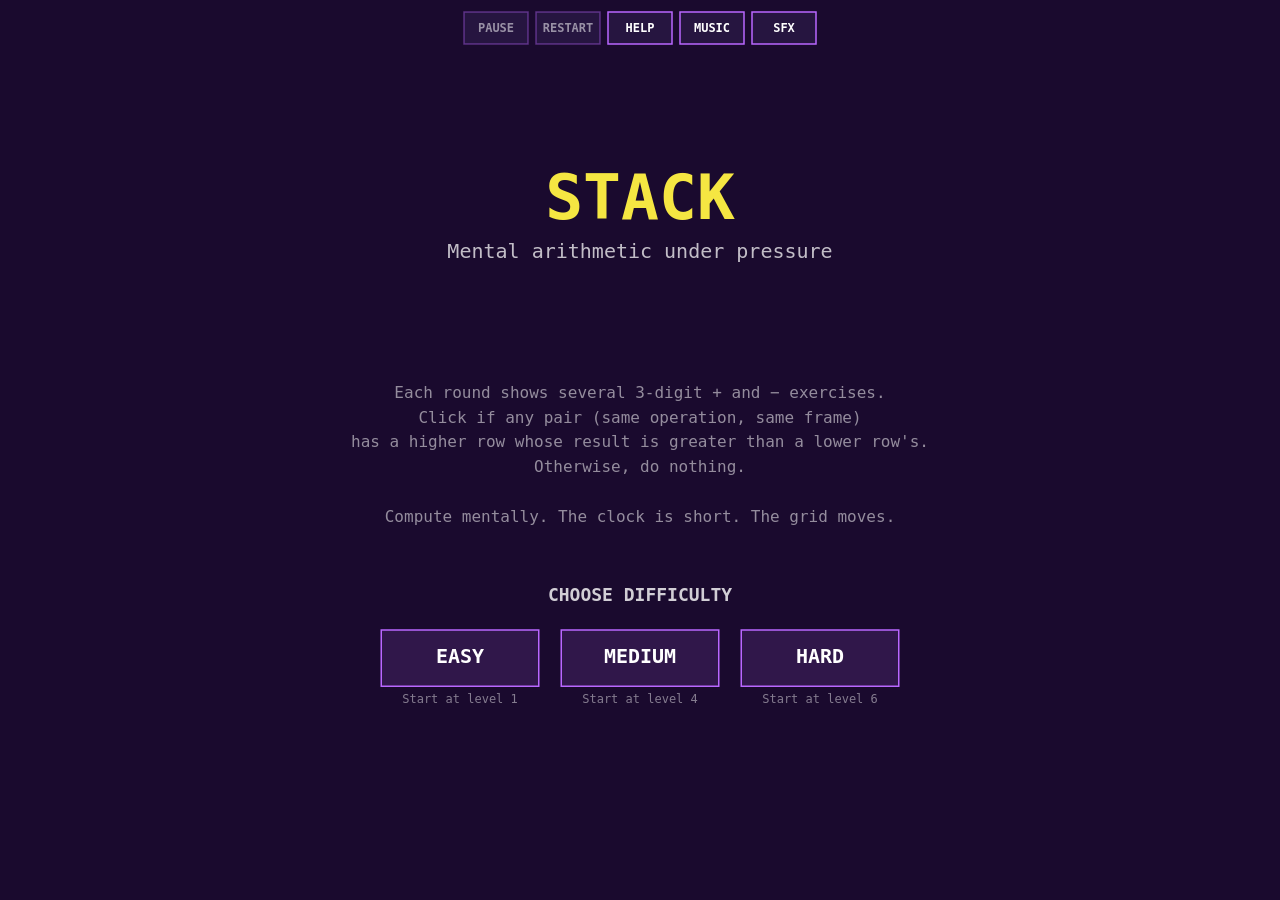
<file: stack/index.html>
<!DOCTYPE html>
<html lang="en">
<head>
<meta charset="UTF-8">
<meta name="viewport" content="width=device-width, initial-scale=1.0">
<title>Stack</title>
<style>
  * { margin: 0; padding: 0; box-sizing: border-box; }
  html, body { width: 100%; height: 100%; overflow: hidden; background: #000; font-family: monospace; }
  #game-container {
    width: 100%; height: 100%;
    transition: transform 0.1s ease-out;
    transform-origin: center center;
  }
  canvas { display: block; width: 100%; height: 100%; }
</style>
</head>
<body>
<div id="game-container">
  <canvas id="canvas"></canvas>
</div>
<script>
// ============================================================
// CONFIG
// ============================================================
const CONFIG = {
  // Round timing
  roundDuration: 8,
  postClickPause: 0.5,
  swapAnimationDuration: 0.5,
  postLevel7DurationReduction: 0.3,
  minRoundDuration: 2,

  // Value regeneration on swap
  regenerationChance: 0.6,

  // Number generation
  minOperand: 100,
  maxOperand: 999,
  operationMix: 0.5,

  // Scoring
  basePoints: 100,
  pointsPerLevel: 50,
  ignorePointsFraction: 0.5,
  correctClickAdvancement: 1.0,
  correctIgnoreAdvancement: 0.5,
  pointsToAdvance: 2.0,
  mistakesToDemote: 3,

  // Game over
  baseMistakeBudget: 4,
  mistakeBudgetPerLevel: 2,

  // Result-spread escalation past max defined level
  // At each post-max level, results within a frame get clustered tighter
  baseResultSpread: 600,
  spreadReductionPerLevel: 80,
  minResultSpread: 80,
  minPairDifference: 20,

  // Probability that a grid is forced into a "no valid pair" (ignore-correct)
  // state. Natural generation nearly always produces click-correct grids at
  // 2×3+, so without this the game degenerates into mindless clicking.
  forceIgnoreProbability: 0.4,

  // Difficulty
  difficulties: [
    { label: 'EASY',   startLevel: 1 },
    { label: 'MEDIUM', startLevel: 4 },
    { label: 'HARD',   startLevel: 6 },
  ],

  // Level definitions
  levels: [
    { rows: 2, cols: 2, framing: 'grid' },
    { rows: 2, cols: 3, framing: 'grid' },
    { rows: 2, cols: 4, framing: 'grid' },
    { rows: 3, cols: 2, framing: 'grid' },
    { rows: 3, cols: 3, framing: 'grid' },
    { rows: 3, cols: 3, framing: 'columns' },
    { rows: 3, cols: 4, framing: 'columns' },
  ],

  // Visual
  cellWidthFraction: 0.16,
  cellHeightFraction: 0.10,
  cellGapFraction: 0.02,
  framePadding: 16,
  tiltAngle: [2, 4],
  mistakeFeedbackDuration: 0.4,
  notificationDuration: 1.5,
  notificationFloatSpeed: 50,
  smileySize: 36,

  // Toolbar
  toolbarButtonW: 64,
  toolbarButtonH: 32,
  toolbarGap: 8,
  toolbarTopMargin: 12,
};

// ============================================================
// UTILS
// ============================================================
const Utils = {
  randInt(min, max) { return Math.floor(Math.random() * (max - min + 1)) + min; },
  randFloat(min, max) { return Math.random() * (max - min) + min; },
  randFromRange(arr) { return this.randFloat(arr[0], arr[1]); },
  randIntFromRange(arr) { return this.randInt(arr[0], arr[1]); },
  chance(p) { return Math.random() < p; },
  clamp(v, min, max) { return Math.max(min, Math.min(max, v)); },
  lerp(a, b, t) { return a + (b - a) * t; },
  pick(arr) { return arr[Math.floor(Math.random() * arr.length)]; },
  shuffle(arr) {
    const a = arr.slice();
    for (let i = a.length - 1; i > 0; i--) {
      const j = Math.floor(Math.random() * (i + 1));
      [a[i], a[j]] = [a[j], a[i]];
    }
    return a;
  },
  easeOutCubic(t) { return 1 - Math.pow(1 - t, 3); },
};

// ============================================================
// PALETTES
// ============================================================
const PALETTES = [
  {
    name: 'Synthwave',
    bg: '#1a0a2e', cell: '#2a1845', cellText: '#ffffff', frame: '#ff6ec7',
    frameGlow: '#ff6ec7', accent: '#b967ff', highlight: '#f5e642',
    text: '#ffffff', notifGood: '#00ff88', notifBad: '#ff3366', op: '#00fff7',
  },
  {
    name: 'Ocean',
    bg: '#0b1628', cell: '#152538', cellText: '#e0f0ff', frame: '#3a86a8',
    frameGlow: '#5fb8e0', accent: '#1e6091', highlight: '#f0e68c',
    text: '#d0e8f0', notifGood: '#00e09e', notifBad: '#e05050', op: '#00d4aa',
  },
  {
    name: 'Sunset',
    bg: '#1c0f0a', cell: '#2c1810', cellText: '#ffeedd', frame: '#e07040',
    frameGlow: '#ffc8dd', accent: '#ff7b00', highlight: '#ffd166',
    text: '#ffeedd', notifGood: '#a8e06e', notifBad: '#ff4444', op: '#ef476f',
  },
  {
    name: 'Forest',
    bg: '#0d1f0d', cell: '#162a16', cellText: '#e0f0d0', frame: '#5c8a4d',
    frameGlow: '#a3d977', accent: '#2e6b2e', highlight: '#f0e68c',
    text: '#d0e0c0', notifGood: '#88dd55', notifBad: '#cc5544', op: '#d4a86a',
  },
  {
    name: 'Midnight',
    bg: '#0a0e1a', cell: '#141a2a', cellText: '#e0e8ff', frame: '#4466aa',
    frameGlow: '#88bbff', accent: '#2244aa', highlight: '#ffd700',
    text: '#c0d0f0', notifGood: '#66ddaa', notifBad: '#ff5577', op: '#cc88ff',
  },
  {
    name: 'Mocha',
    bg: '#1a120a', cell: '#2a1c10', cellText: '#f5e6d0', frame: '#a07050',
    frameGlow: '#d4a86a', accent: '#7a5230', highlight: '#ffcc88',
    text: '#f0d8b0', notifGood: '#9ed070', notifBad: '#dd5544', op: '#e8b878',
  },
];

let palette = Utils.pick(PALETTES);

// ============================================================
// AUDIO ENGINE — same architecture as Verge
// ============================================================
const AudioEngine = {
  ctx: null,
  masterGain: null,
  musicGain: null,
  sfxGain: null,
  musicPlaying: false,
  musicScheduler: null,
  musicNextNoteTime: 0,
  musicBeat: 0,
  musicBPM: 110,
  // Persistent volume settings (so toggles can restore)
  _musicVolume: 0.60,
  _sfxVolume: 0.65,
  musicEnabled: true,
  sfxEnabled: true,

  init() {
    if (this.ctx) return;
    this.ctx = new (window.AudioContext || window.webkitAudioContext)();
    this.masterGain = this.ctx.createGain();
    this.masterGain.gain.value = 0.9;
    this.masterGain.connect(this.ctx.destination);

    this.sfxGain = this.ctx.createGain();
    this.sfxGain.gain.value = this.sfxEnabled ? this._sfxVolume : 0;
    this.sfxGain.connect(this.masterGain);

    this.musicGain = this.ctx.createGain();
    this.musicGain.gain.value = this.musicEnabled ? this._musicVolume : 0;
    this.musicGain.connect(this.masterGain);
  },

  setMusicEnabled(on) {
    this.musicEnabled = on;
    if (this.musicGain) {
      this.musicGain.gain.value = on ? this._musicVolume : 0;
    }
  },

  setSfxEnabled(on) {
    this.sfxEnabled = on;
    if (this.sfxGain) {
      this.sfxGain.gain.value = on ? this._sfxVolume : 0;
    }
  },

  toggleMusic() { this.setMusicEnabled(!this.musicEnabled); },
  toggleSfx() { this.setSfxEnabled(!this.sfxEnabled); },

  resume() {
    if (this.ctx && this.ctx.state === 'suspended') this.ctx.resume();
  },

  _tone(freq, type, duration, dest, startTime) {
    if (this.ctx.state === 'suspended') this.ctx.resume();
    const now = this.ctx.currentTime;
    const t = Math.max(startTime || now, now + 0.001);
    const osc = this.ctx.createOscillator();
    const g = this.ctx.createGain();
    osc.type = type;
    osc.frequency.value = freq;
    g.gain.setValueAtTime(0.3, t);
    g.gain.exponentialRampToValueAtTime(0.001, t + duration);
    osc.connect(g);
    g.connect(dest || this.sfxGain);
    osc.start(t);
    osc.stop(t + duration);
  },

  playCorrectClick() {
    if (!this.ctx) return;
    const t = this.ctx.currentTime;
    this._tone(523, 'sine', 0.12, null, t);
    this._tone(659, 'sine', 0.12, null, t + 0.07);
    this._tone(784, 'sine', 0.18, null, t + 0.14);
  },

  playCorrectIgnore() {
    if (!this.ctx) return;
    this._tone(440, 'sine', 0.15);
  },

  playMistake() {
    if (!this.ctx) return;
    this._tone(180, 'sawtooth', 0.25);
  },

  playLevelUp() {
    if (!this.ctx) return;
    const t = this.ctx.currentTime;
    this._tone(523, 'sine', 0.1, null, t);
    this._tone(659, 'sine', 0.1, null, t + 0.08);
    this._tone(784, 'sine', 0.1, null, t + 0.16);
    this._tone(1047, 'sine', 0.2, null, t + 0.24);
  },

  playLevelDown() {
    if (!this.ctx) return;
    const t = this.ctx.currentTime;
    this._tone(523, 'triangle', 0.18, null, t);
    this._tone(392, 'triangle', 0.28, null, t + 0.13);
  },

  playSwap() {
    if (!this.ctx) return;
    if (this.ctx.state === 'suspended') this.ctx.resume();
    // Quick noise whoosh
    const t = this.ctx.currentTime;
    const bufSize = this.ctx.sampleRate * 0.15;
    const buf = this.ctx.createBuffer(1, bufSize, this.ctx.sampleRate);
    const data = buf.getChannelData(0);
    for (let i = 0; i < bufSize; i++) data[i] = (Math.random() * 2 - 1) * (1 - i / bufSize);
    const src = this.ctx.createBufferSource();
    src.buffer = buf;
    const flt = this.ctx.createBiquadFilter();
    flt.type = 'bandpass';
    flt.frequency.value = 1500;
    const g = this.ctx.createGain();
    g.gain.value = 0.15;
    src.connect(flt);
    flt.connect(g);
    g.connect(this.sfxGain);
    src.start(t);
    src.stop(t + 0.15);
  },

  playGameOver() {
    if (!this.ctx) return;
    const t = this.ctx.currentTime;
    const notes = [784, 740, 698, 659, 622, 587, 554, 523, 494, 440, 392, 349];
    notes.forEach((f, i) => this._tone(f, 'triangle', 0.12, null, t + i * 0.08));
  },

  // --- MUSIC ---
  startMusic() {
    if (!this.ctx || this.musicPlaying) return;
    this.musicPlaying = true;
    this.musicBeat = 0;
    this._chordIndex = 0;
    this._chordProgression = [
      { bass: 55.00, notes: [220, 261.63, 329.63] },
      { bass: 43.65, notes: [174.61, 220, 261.63] },
      { bass: 65.41, notes: [261.63, 329.63, 392] },
      { bass: 49.00, notes: [196, 246.94, 293.66] },
    ];
    const begin = () => {
      this.musicNextNoteTime = this.ctx.currentTime + 0.1;
      this.musicScheduler = setInterval(() => this._scheduleMusicNotes(), 25);
    };
    if (this.ctx.state === 'suspended') {
      this.ctx.resume().then(begin);
    } else {
      begin();
    }
  },

  stopMusic() {
    this.musicPlaying = false;
    if (this.musicScheduler) {
      clearInterval(this.musicScheduler);
      this.musicScheduler = null;
    }
  },

  _scheduleMusicNotes() {
    if (!this.musicPlaying || !this.ctx) return;
    // Defensive: if the context drifted back to suspended, kick it.
    if (this.ctx.state === 'suspended') {
      this.ctx.resume();
      return; // wait one tick for currentTime to advance
    }
    const beatDur = 60 / this.musicBPM;
    const lookAhead = 0.12;
    if (this.musicNextNoteTime < this.ctx.currentTime - 0.05) {
      this.musicNextNoteTime = this.ctx.currentTime + 0.1;
    }
    while (this.musicNextNoteTime < this.ctx.currentTime + lookAhead) {
      this._playMusicBeat(this.musicNextNoteTime, this.musicBeat, beatDur);
      this.musicNextNoteTime += beatDur / 2;
      this.musicBeat++;
    }
  },

  _playMusicBeat(time, beat, beatDur) {
    const halfBeat = beatDur / 2;
    if (beat > 0 && beat % 8 === 0) {
      this._chordIndex = (this._chordIndex + 1) % this._chordProgression.length;
    }
    const chord = this._chordProgression[this._chordIndex];

    if (beat % 2 === 0) {
      this._musicNote(chord.bass, 'sawtooth', halfBeat * 1.8, 0.22, time, 240);
    }
    const arpNote = chord.notes[beat % chord.notes.length];
    this._musicNote(arpNote, 'square', halfBeat * 0.7, 0.08, time, 1800);

    if (beat % 16 === 0) {
      chord.notes.forEach((n, i) => {
        this._musicNote(n * 0.5, 'sine', beatDur * 4, 0.06, time + i * 0.01, 900);
      });
    }
    if (beat % 2 === 1) this._musicNoise(0.018, 0.07, time);
    if (beat % 4 === 0) this._musicKick(time);
  },

  _musicNote(freq, type, dur, vol, time, filterFreq) {
    const osc = this.ctx.createOscillator();
    const g = this.ctx.createGain();
    const flt = this.ctx.createBiquadFilter();
    osc.type = type;
    osc.frequency.value = freq;
    flt.type = 'lowpass';
    flt.frequency.value = filterFreq || 2000;
    flt.Q.value = 1;
    g.gain.setValueAtTime(vol, time);
    g.gain.exponentialRampToValueAtTime(0.001, time + dur);
    osc.connect(flt);
    flt.connect(g);
    g.connect(this.musicGain);
    osc.start(time);
    osc.stop(time + dur + 0.05);
  },

  _musicNoise(dur, vol, time) {
    const bufSize = this.ctx.sampleRate * dur;
    const buf = this.ctx.createBuffer(1, bufSize, this.ctx.sampleRate);
    const data = buf.getChannelData(0);
    for (let i = 0; i < bufSize; i++) data[i] = Math.random() * 2 - 1;
    const src = this.ctx.createBufferSource();
    src.buffer = buf;
    const flt = this.ctx.createBiquadFilter();
    flt.type = 'highpass';
    flt.frequency.value = 7000;
    const g = this.ctx.createGain();
    g.gain.setValueAtTime(vol, time);
    g.gain.exponentialRampToValueAtTime(0.001, time + dur);
    src.connect(flt);
    flt.connect(g);
    g.connect(this.musicGain);
    src.start(time);
    src.stop(time + dur + 0.01);
  },

  _musicKick(time) {
    const osc = this.ctx.createOscillator();
    const g = this.ctx.createGain();
    osc.type = 'sine';
    osc.frequency.setValueAtTime(160, time);
    osc.frequency.exponentialRampToValueAtTime(40, time + 0.05);
    g.gain.setValueAtTime(0.30, time);
    g.gain.exponentialRampToValueAtTime(0.001, time + 0.12);
    osc.connect(g);
    g.connect(this.musicGain);
    osc.start(time);
    osc.stop(time + 0.14);
  },
};

// ============================================================
// EXERCISE — a single arithmetic problem
// ============================================================
class Exercise {
  constructor() {
    this.regenerate();
  }

  regenerate(forcedOp) {
    this.op = forcedOp || (Utils.chance(CONFIG.operationMix) ? '+' : '-');
    if (this.op === '+') {
      this.a = Utils.randInt(CONFIG.minOperand, CONFIG.maxOperand);
      this.b = Utils.randInt(CONFIG.minOperand, CONFIG.maxOperand);
      this.result = this.a + this.b;
    } else {
      this.a = Utils.randInt(CONFIG.minOperand, CONFIG.maxOperand);
      this.b = Utils.randInt(CONFIG.minOperand, this.a);
      this.result = this.a - this.b;
    }
  }

  // Construct an exercise (with the existing op) that produces a specific result.
  // Used by post-max difficulty tightening to cluster results within a narrow band.
  setResult(target) {
    if (this.op === '+') {
      // a + b = target, both in 100-999, so target in 200..1998
      target = Utils.clamp(target, 200, 1998);
      const minA = Math.max(CONFIG.minOperand, target - CONFIG.maxOperand);
      const maxA = Math.min(CONFIG.maxOperand, target - CONFIG.minOperand);
      this.a = Utils.randInt(minA, maxA);
      this.b = target - this.a;
    } else {
      // a - b = target, b ≤ a, both in 100-999, so target in 0..899
      target = Utils.clamp(target, 0, 899);
      const minA = Math.max(CONFIG.minOperand, target + CONFIG.minOperand);
      const maxA = CONFIG.maxOperand;
      this.a = Utils.randInt(minA, maxA);
      this.b = this.a - target;
    }
    this.result = this.op === '+' ? this.a + this.b : this.a - this.b;
  }
}

// ============================================================
// CELL — a positioned exercise on the grid
// ============================================================
class Cell {
  constructor(row, col) {
    this.row = row;
    this.col = col;
    this.exercise = new Exercise();
    // Position interpolation for swap animation
    this.fromX = 0;
    this.fromY = 0;
    this.toX = 0;
    this.toY = 0;
    this.x = 0;
    this.y = 0;
  }

  setPosition(x, y) {
    this.fromX = x;
    this.fromY = y;
    this.toX = x;
    this.toY = y;
    this.x = x;
    this.y = y;
  }

  startSwapTo(x, y) {
    this.fromX = this.x;
    this.fromY = this.y;
    this.toX = x;
    this.toY = y;
  }

  updateAnim(t) {
    // t in [0, 1], eased
    const e = Utils.easeOutCubic(t);
    this.x = Utils.lerp(this.fromX, this.toX, e);
    this.y = Utils.lerp(this.fromY, this.toY, e);
  }
}

// ============================================================
// GRID — manages cells, frames, and pair-validity check
// ============================================================
const Grid = {
  rows: 0,
  cols: 0,
  framing: 'grid',
  cells: [],         // flat array
  cellW: 0,
  cellH: 0,
  gap: 0,
  originX: 0,
  originY: 0,

  reset(level) {
    const def = CONFIG.levels[Math.min(level - 1, CONFIG.levels.length - 1)];
    this.rows = def.rows;
    this.cols = def.cols;
    this.framing = def.framing;
    this.cells = [];
    for (let r = 0; r < this.rows; r++) {
      for (let c = 0; c < this.cols; c++) {
        this.cells.push(new Cell(r, c));
      }
    }
    this.enforceRowOperationMix();
    this.tightenResults();
    this.maybeForceNoValidPair();
    this.layout();
    for (const cell of this.cells) {
      const pos = this.cellPosition(cell.row, cell.col);
      cell.setPosition(pos.x, pos.y);
    }
  },

  layout() {
    const w = Renderer.width;
    const h = Renderer.height;
    this.cellW = Math.min(w * CONFIG.cellWidthFraction, 220);
    this.cellH = Math.min(h * CONFIG.cellHeightFraction, 80);
    // Ensure cells fit
    const maxW = (w - 80) / this.cols - 16;
    if (this.cellW > maxW) this.cellW = maxW;
    this.gap = Math.max(w * CONFIG.cellGapFraction, 14);

    const totalW = this.cols * this.cellW + (this.cols - 1) * this.gap;
    const totalH = this.rows * this.cellH + (this.rows - 1) * this.gap;
    this.originX = (w - totalW) / 2;
    this.originY = (h - totalH) / 2;
  },

  cellPosition(row, col) {
    return {
      x: this.originX + col * (this.cellW + this.gap),
      y: this.originY + row * (this.cellH + this.gap),
    };
  },

  // Re-layout when window resizes
  relayout() {
    this.layout();
    for (const cell of this.cells) {
      const pos = this.cellPosition(cell.row, cell.col);
      cell.setPosition(pos.x, pos.y);
    }
  },

  // Returns true if at least one valid pair exists
  hasValidPair() {
    // Group cells by frame
    const frames = this._getFrames();
    for (const frameCells of frames) {
      // Check all pairs in this frame
      for (let i = 0; i < frameCells.length; i++) {
        for (let j = i + 1; j < frameCells.length; j++) {
          const a = frameCells[i];
          const b = frameCells[j];
          if (a.exercise.op !== b.exercise.op) continue;
          // Determine which is higher (smaller row index)
          let higher, lower;
          if (a.row < b.row) { higher = a; lower = b; }
          else if (b.row < a.row) { higher = b; lower = a; }
          else continue; // same row — not a vertical pair
          if (higher.exercise.result > lower.exercise.result) return true;
        }
      }
    }
    return false;
  },

  _getFrames() {
    if (this.framing === 'columns') {
      const frames = [];
      for (let c = 0; c < this.cols; c++) {
        frames.push(this.cells.filter(cell => cell.col === c));
      }
      return frames;
    }
    // 'grid' — single frame containing all cells
    return [this.cells];
  },

  // Compute frame bounding boxes for rendering
  getFrameBounds() {
    if (this.framing === 'columns') {
      const bounds = [];
      for (let c = 0; c < this.cols; c++) {
        const colCells = this.cells.filter(cell => cell.col === c);
        if (colCells.length === 0) continue;
        const xs = colCells.map(cl => this.cellPosition(cl.row, cl.col).x);
        const ys = colCells.map(cl => this.cellPosition(cl.row, cl.col).y);
        const minX = Math.min(...xs);
        const minY = Math.min(...ys);
        const maxX = Math.max(...xs) + this.cellW;
        const maxY = Math.max(...ys) + this.cellH;
        bounds.push({
          x: minX - CONFIG.framePadding,
          y: minY - CONFIG.framePadding,
          w: (maxX - minX) + CONFIG.framePadding * 2,
          h: (maxY - minY) + CONFIG.framePadding * 2,
        });
      }
      return bounds;
    }
    // grid framing
    const minX = this.originX;
    const minY = this.originY;
    const maxX = this.originX + this.cols * this.cellW + (this.cols - 1) * this.gap;
    const maxY = this.originY + this.rows * this.cellH + (this.rows - 1) * this.gap;
    return [{
      x: minX - CONFIG.framePadding,
      y: minY - CONFIG.framePadding,
      w: (maxX - minX) + CONFIG.framePadding * 2,
      h: (maxY - minY) + CONFIG.framePadding * 2,
    }];
  },

  // Permute cell positions randomly. After this, each cell has a new (row, col).
  shufflePositions() {
    const positions = [];
    for (let r = 0; r < this.rows; r++) {
      for (let c = 0; c < this.cols; c++) {
        positions.push({ row: r, col: c });
      }
    }
    const shuffled = Utils.shuffle(positions);
    this.cells.forEach((cell, i) => {
      cell.row = shuffled[i].row;
      cell.col = shuffled[i].col;
      const pos = this.cellPosition(cell.row, cell.col);
      cell.startSwapTo(pos.x, pos.y);
    });
  },

  // After swap arrives, possibly regenerate values
  applyRegeneration() {
    for (const cell of this.cells) {
      if (Utils.chance(CONFIG.regenerationChance)) {
        cell.exercise.regenerate();
      }
    }
    this.enforceRowOperationMix();
    this.tightenResults();
    this.maybeForceNoValidPair();
  },

  // Each row must contain at least one '+' and one '-' exercise.
  // Fixes any row that's missing one by force-regenerating a single cell.
  enforceRowOperationMix() {
    for (let r = 0; r < this.rows; r++) {
      const rowCells = this.cells.filter(c => c.row === r);
      if (rowCells.length < 2) continue;
      const plus = rowCells.filter(c => c.exercise.op === '+');
      const minus = rowCells.filter(c => c.exercise.op === '-');
      if (plus.length === 0) {
        Utils.pick(minus).exercise.regenerate('+');
      } else if (minus.length === 0) {
        Utils.pick(plus).exercise.regenerate('-');
      }
    }
  },

  // With probability forceIgnoreProbability, rearrange results so no valid pair
  // exists (every same-op cell in an upper row has a result strictly less than
  // every same-op cell in a lower row). Called after tightening so it respects
  // the post-max spread band when applicable.
  maybeForceNoValidPair() {
    if (!Utils.chance(CONFIG.forceIgnoreProbability)) return;

    const spread = LevelManager.getResultSpread(); // null at low levels
    const frames = this._getFrames();
    for (const frameCells of frames) {
      for (const op of ['+', '-']) {
        const cellsOfOp = frameCells.filter(c => c.exercise.op === op);
        if (cellsOfOp.length < 2) continue;

        const rowSet = new Set(cellsOfOp.map(c => c.row));
        const rowsSorted = Array.from(rowSet).sort((a, b) => a - b);
        if (rowsSorted.length < 2) continue; // all in one row — no pair possible

        const [rangeMin, rangeMax] = op === '+' ? [200, 1998] : [0, 899];

        // Decide the band: post-max uses the current cluster spread; otherwise
        // pick a random medium-sized band so results aren't pathologically wide.
        let bandMin, bandMax;
        if (spread !== null) {
          const half = Math.floor(spread / 2);
          const center = Utils.randInt(rangeMin + half, rangeMax - half);
          bandMin = center - half;
          bandMax = center + half;
        } else {
          const size = Utils.randInt(400, 900);
          const half = Math.floor(size / 2);
          const center = Utils.randInt(rangeMin + half, rangeMax - half);
          bandMin = center - half;
          bandMax = center + half;
        }

        const numRows = rowsSorted.length;
        const bandSize = bandMax - bandMin;
        // Step between rows: enough to guarantee minPairDifference + some variety
        const step = Math.max(CONFIG.minPairDifference + 5, Math.floor(bandSize / numRows));
        const total = step * (numRows - 1);
        if (total > bandSize) continue;

        const base = Utils.randInt(bandMin, bandMax - total);
        // Within a row, results can vary within [0, step - minPairDifference - 1]
        // without risking crossing into the next row's range.
        const withinRowSlack = Math.max(0, step - CONFIG.minPairDifference - 1);

        for (let i = 0; i < numRows; i++) {
          const row = rowsSorted[i];
          const rowMin = base + i * step;
          const rowMax = rowMin + withinRowSlack;
          for (const cell of cellsOfOp) {
            if (cell.row === row) {
              cell.exercise.setResult(Utils.randInt(rowMin, rowMax));
            }
          }
        }
      }
    }
  },

  // Post-max-level difficulty: cluster same-op results within each frame to a
  // narrow band. Pairs must still differ by at least minPairDifference (default 20).
  // No-op below the post-max threshold.
  tightenResults() {
    const spread = LevelManager.getResultSpread();
    if (spread === null) return;
    const frames = this._getFrames();
    for (const frameCells of frames) {
      for (const op of ['+', '-']) {
        const same = frameCells.filter(c => c.exercise.op === op);
        if (same.length < 2) continue;

        // Pick a center result inside the valid result range for this op
        let center;
        if (op === '+') {
          center = Utils.randInt(400 + Math.floor(spread / 2), 1700 - Math.floor(spread / 2));
        } else {
          center = Utils.randInt(Math.floor(spread / 2) + 50, 800 - Math.floor(spread / 2));
        }
        const minR = Math.max(0, center - Math.floor(spread / 2));
        const maxR = center + Math.floor(spread / 2);

        // Snap each cell's result into [minR, maxR]
        for (const cell of same) {
          cell.exercise.setResult(Utils.randInt(minR, maxR));
        }

        // Iteratively enforce min-pair-difference; bail out after a few attempts
        for (let attempt = 0; attempt < 30; attempt++) {
          const sorted = same.slice().sort((a, b) => a.exercise.result - b.exercise.result);
          let conflict = -1;
          for (let i = 1; i < sorted.length; i++) {
            if (sorted[i].exercise.result - sorted[i - 1].exercise.result < CONFIG.minPairDifference) {
              conflict = i;
              break;
            }
          }
          if (conflict === -1) break;
          sorted[conflict].exercise.setResult(Utils.randInt(minR, maxR));
        }
      }
    }
  },
};

// ============================================================
// LEVEL MANAGER
// ============================================================
const LevelManager = {
  currentLevel: 1,
  highestLevelReached: 1,
  levelsVisitedFirstTime: new Set(),

  reset() {
    this.currentLevel = 1;
    this.highestLevelReached = 1;
    this.levelsVisitedFirstTime = new Set();
    this.levelsVisitedFirstTime.add(1);
  },

  // Returns true if this advancement is to a previously-unseen level
  advance() {
    const next = this.currentLevel + 1;
    const isFirstTime = !this.levelsVisitedFirstTime.has(next);
    this.currentLevel = next;
    if (next > this.highestLevelReached) this.highestLevelReached = next;
    this.levelsVisitedFirstTime.add(next);
    return isFirstTime;
  },

  demote() {
    if (this.currentLevel > 1) this.currentLevel--;
    return this.currentLevel;
  },

  getRoundDuration() {
    let dur = CONFIG.roundDuration;
    if (this.currentLevel > CONFIG.levels.length) {
      const reduction = (this.currentLevel - CONFIG.levels.length) * CONFIG.postLevel7DurationReduction;
      dur = Math.max(CONFIG.minRoundDuration, dur - reduction);
    }
    return dur;
  },

  getMistakeBudget() {
    return CONFIG.baseMistakeBudget + this.highestLevelReached * CONFIG.mistakeBudgetPerLevel;
  },

  // Returns the maximum allowed result spread within a frame for the current level,
  // or null if no spread constraint applies (low levels use full random range).
  getResultSpread() {
    if (this.currentLevel <= CONFIG.levels.length) return null;
    const reduction = (this.currentLevel - CONFIG.levels.length) * CONFIG.spreadReductionPerLevel;
    return Math.max(CONFIG.minResultSpread, CONFIG.baseResultSpread - reduction);
  },
};

// ============================================================
// SCORE MANAGER
// ============================================================
const ScoreManager = {
  trueScore: 0,
  realMistakes: 0,
  correctClicks: 0,
  correctIgnores: 0,
  wrongClicks: 0,
  missed: 0,
  advancementPoints: 0,
  localMistakes: 0,

  reset() {
    this.trueScore = 0;
    this.realMistakes = 0;
    this.correctClicks = 0;
    this.correctIgnores = 0;
    this.wrongClicks = 0;
    this.missed = 0;
    this.advancementPoints = 0;
    this.localMistakes = 0;
  },

  pointsForLevel(level) {
    return CONFIG.basePoints + (level - 1) * CONFIG.pointsPerLevel;
  },

  recordCorrectClick(level) {
    this.correctClicks++;
    const pts = this.pointsForLevel(level);
    this.trueScore += pts;
    this.advancementPoints += CONFIG.correctClickAdvancement;
    return pts;
  },

  recordCorrectIgnore(level) {
    this.correctIgnores++;
    const pts = Math.round(this.pointsForLevel(level) * CONFIG.ignorePointsFraction);
    this.trueScore += pts;
    this.advancementPoints += CONFIG.correctIgnoreAdvancement;
    return pts;
  },

  recordWrongClick() {
    this.wrongClicks++;
    this.realMistakes++;
    this.localMistakes++;
  },

  recordMissed() {
    this.missed++;
    this.realMistakes++;
    this.localMistakes++;
  },

  resetLocal() {
    this.advancementPoints = 0;
    this.localMistakes = 0;
  },

  shouldAdvance() {
    return this.advancementPoints >= CONFIG.pointsToAdvance;
  },

  shouldDemote() {
    return this.localMistakes >= CONFIG.mistakesToDemote;
  },

  isGameOver() {
    return this.realMistakes >= LevelManager.getMistakeBudget();
  },

  getEndStats() {
    return {
      trueScore: this.trueScore,
      correctClicks: this.correctClicks,
      correctIgnores: this.correctIgnores,
      wrongClicks: this.wrongClicks,
      missed: this.missed,
      realMistakes: this.realMistakes,
      highestLevel: LevelManager.highestLevelReached,
    };
  },
};

// ============================================================
// VFX
// ============================================================
const VFX = {
  tiltActive: false,
  tiltTimer: 0,
  tiltAngle: 0,
  smileyActive: false,
  smileyTimer: 0,
  smileyOpacity: 0,
  notifications: [],
  container: null,

  init(container) { this.container = container; },

  reset() {
    this.tiltActive = false;
    this.tiltTimer = 0;
    this.tiltAngle = 0;
    this.smileyActive = false;
    this.smileyTimer = 0;
    this.smileyOpacity = 0;
    this.notifications = [];
    if (this.container) this.container.style.transform = '';
  },

  triggerMistakeFeedback() {
    this.tiltActive = true;
    this.tiltAngle = Utils.randFromRange(CONFIG.tiltAngle) * Utils.pick([1, -1]);
    this.tiltTimer = CONFIG.mistakeFeedbackDuration;
    if (this.container) {
      this.container.style.transform = `rotate(${this.tiltAngle}deg)`;
    }
    this.smileyActive = true;
    this.smileyTimer = CONFIG.mistakeFeedbackDuration;
    this.smileyOpacity = 1;
  },

  addNotification(text, x, y, color) {
    this.notifications.push({
      text, x, y, color,
      timer: CONFIG.notificationDuration,
      opacity: 1,
    });
  },

  update(dt) {
    if (this.tiltActive) {
      this.tiltTimer -= dt;
      if (this.tiltTimer <= 0) {
        this.tiltActive = false;
        this.tiltAngle = 0;
        if (this.container) this.container.style.transform = '';
      } else {
        const progress = 1 - (this.tiltTimer / CONFIG.mistakeFeedbackDuration);
        const currentAngle = this.tiltAngle * (1 - progress);
        if (this.container) {
          this.container.style.transform = `rotate(${currentAngle}deg)`;
        }
      }
    }

    if (this.smileyActive) {
      this.smileyTimer -= dt;
      this.smileyOpacity = Math.max(0, this.smileyTimer / CONFIG.mistakeFeedbackDuration);
      if (this.smileyTimer <= 0) {
        this.smileyActive = false;
        this.smileyOpacity = 0;
      }
    }

    for (const n of this.notifications) {
      n.timer -= dt;
      n.y -= CONFIG.notificationFloatSpeed * dt;
      n.opacity = Math.max(0, n.timer / CONFIG.notificationDuration);
    }
    this.notifications = this.notifications.filter(n => n.timer > 0);
  },
};

// ============================================================
// RENDERER
// ============================================================
const Renderer = {
  canvas: null,
  ctx: null,
  width: 0,
  height: 0,
  scale: 1,

  init(canvas) {
    this.canvas = canvas;
    this.ctx = canvas.getContext('2d');
    this.resize();
  },

  resize() {
    const dpr = window.devicePixelRatio || 1;
    this.width = window.innerWidth;
    this.height = window.innerHeight;
    this.canvas.width = this.width * dpr;
    this.canvas.height = this.height * dpr;
    this.ctx.setTransform(dpr, 0, 0, dpr, 0, 0);
    this.scale = Math.min(this.width, this.height) / 800;
  },

  getCenterX() { return this.width / 2; },
  getCenterY() { return this.height / 2; },

  clear() {
    this.ctx.fillStyle = palette.bg;
    this.ctx.fillRect(0, 0, this.width, this.height);
  },

  drawFrames(bounds) {
    const ctx = this.ctx;
    for (const b of bounds) {
      // Glow border
      ctx.strokeStyle = palette.frame;
      ctx.lineWidth = 3;
      ctx.shadowColor = palette.frameGlow;
      ctx.shadowBlur = 12;
      ctx.strokeRect(b.x, b.y, b.w, b.h);
      ctx.shadowBlur = 0;
    }
  },

  drawCell(cell, hideContent) {
    const ctx = this.ctx;
    const w = Grid.cellW;
    const h = Grid.cellH;

    // Background
    ctx.fillStyle = palette.cell;
    ctx.fillRect(cell.x, cell.y, w, h);

    // Border
    ctx.strokeStyle = palette.accent + '88';
    ctx.lineWidth = 1.5;
    ctx.strokeRect(cell.x, cell.y, w, h);

    if (hideContent) return;

    // Exercise text — show as "237 + 451"
    const fontSize = Math.round(Math.min(h * 0.40, 28));
    ctx.font = `bold ${fontSize}px monospace`;
    ctx.textAlign = 'center';
    ctx.textBaseline = 'middle';

    const ex = cell.exercise;
    const cx = cell.x + w / 2;
    const cy = cell.y + h / 2;

    // Render with colored operator
    const numA = `${ex.a}`;
    const numB = `${ex.b}`;
    const opChar = ex.op === '+' ? '+' : '−';
    const space = ' ';
    const fullText = `${numA} ${opChar} ${numB}`;
    const totalW = ctx.measureText(fullText).width;
    const startX = cx - totalW / 2;

    // Draw left number
    ctx.textAlign = 'left';
    ctx.fillStyle = palette.cellText;
    ctx.fillText(numA, startX, cy);
    const aW = ctx.measureText(numA).width;
    const sW = ctx.measureText(space).width;

    // Draw operator (colored)
    ctx.fillStyle = palette.op;
    ctx.fillText(opChar, startX + aW + sW, cy);
    const opW = ctx.measureText(opChar).width;

    // Draw right number
    ctx.fillStyle = palette.cellText;
    ctx.fillText(numB, startX + aW + sW + opW + sW, cy);
  },

  drawSmiley(cx, cy, opacity) {
    if (opacity <= 0) return;
    const ctx = this.ctx;
    const s = CONFIG.smileySize * this.scale;
    ctx.save();
    ctx.globalAlpha = opacity;
    ctx.fillStyle = '#ff2244';
    ctx.beginPath();
    ctx.arc(cx, cy, s, 0, Math.PI * 2);
    ctx.fill();
    ctx.fillStyle = '#000';
    ctx.beginPath();
    ctx.arc(cx - s * 0.3, cy - s * 0.2, s * 0.12, 0, Math.PI * 2);
    ctx.fill();
    ctx.beginPath();
    ctx.arc(cx + s * 0.3, cy - s * 0.2, s * 0.12, 0, Math.PI * 2);
    ctx.fill();
    ctx.strokeStyle = '#000';
    ctx.lineWidth = 2.5;
    ctx.beginPath();
    ctx.arc(cx, cy + s * 0.35, s * 0.35, Math.PI * 1.2, Math.PI * 1.8);
    ctx.stroke();
    ctx.restore();
  },

  drawNotifications() {
    const ctx = this.ctx;
    for (const n of VFX.notifications) {
      ctx.save();
      ctx.globalAlpha = n.opacity;
      ctx.font = `bold ${Math.round(28 * this.scale)}px monospace`;
      ctx.textAlign = 'center';
      ctx.textBaseline = 'middle';
      ctx.fillStyle = n.color;
      ctx.fillText(n.text, n.x, n.y);
      ctx.restore();
    }
  },

  drawHUD() {
    const ctx = this.ctx;
    ctx.font = `bold ${Math.round(18 * this.scale)}px monospace`;
    ctx.textAlign = 'left';
    ctx.textBaseline = 'top';
    ctx.fillStyle = palette.text + 'cc';
    ctx.fillText(`LEVEL ${LevelManager.currentLevel}`, 20, 20);

    // Mistake budget dots
    const budget = LevelManager.getMistakeBudget();
    const dotSize = 5 * this.scale;
    for (let i = 0; i < budget; i++) {
      ctx.beginPath();
      ctx.arc(22 + i * (dotSize * 3), 50, dotSize, 0, Math.PI * 2);
      ctx.fillStyle = i < ScoreManager.realMistakes ? palette.notifBad + 'aa' : palette.accent + '55';
      ctx.fill();
    }

    // Round timer bar (top-right)
    if (Game.phase === 'COUNTDOWN') {
      const barW = 200 * this.scale;
      const barH = 8 * this.scale;
      const barX = this.width - barW - 20;
      const barY = 24;
      const totalDur = LevelManager.getRoundDuration();
      const t = Math.max(0, Game.countdownTimer / totalDur);
      ctx.fillStyle = palette.accent + '44';
      ctx.fillRect(barX, barY, barW, barH);
      ctx.fillStyle = palette.highlight;
      ctx.fillRect(barX, barY, barW * t, barH);
    }

    // Local progress: advancement points and mistakes
    const right = this.width - 20;
    ctx.font = `${Math.round(13 * this.scale)}px monospace`;
    ctx.textAlign = 'right';
    ctx.fillStyle = palette.text + '99';
    const advText = `Progress: ${ScoreManager.advancementPoints.toFixed(1)} / ${CONFIG.pointsToAdvance}`;
    const misText = `Mistakes: ${ScoreManager.localMistakes} / ${CONFIG.mistakesToDemote}`;
    ctx.fillText(advText, right, 50);
    ctx.fillText(misText, right, 70);
  },

  drawMenuScreen() {
    const ctx = this.ctx;
    const cx = this.getCenterX();
    const cy = this.getCenterY();

    this.clear();

    ctx.font = `bold ${Math.round(56 * this.scale)}px monospace`;
    ctx.textAlign = 'center';
    ctx.textBaseline = 'middle';
    ctx.fillStyle = palette.highlight;
    ctx.fillText('STACK', cx, cy - 220 * this.scale);

    ctx.font = `${Math.round(18 * this.scale)}px monospace`;
    ctx.fillStyle = palette.text + 'bb';
    ctx.fillText('Mental arithmetic under pressure', cx, cy - 175 * this.scale);

    const lines = [
      'Each round shows several 3-digit + and − exercises.',
      'Click if any pair (same operation, same frame)',
      'has a higher row whose result is greater than a lower row\'s.',
      'Otherwise, do nothing.',
      '',
      'Compute mentally. The clock is short. The grid moves.',
    ];
    ctx.font = `${Math.round(14 * this.scale)}px monospace`;
    ctx.fillStyle = palette.text + '88';
    lines.forEach((line, i) => {
      ctx.fillText(line, cx, cy + (-50 + i * 22) * this.scale);
    });

    ctx.font = `bold ${Math.round(16 * this.scale)}px monospace`;
    ctx.fillStyle = palette.text + 'cc';
    ctx.fillText('CHOOSE DIFFICULTY', cx, cy + 130 * this.scale);
  },

  drawMenuButtons(buttons, hovered) {
    const ctx = this.ctx;
    ctx.textAlign = 'center';
    ctx.textBaseline = 'middle';
    for (let i = 0; i < buttons.length; i++) {
      const b = buttons[i];
      const isHover = i === hovered;
      ctx.fillStyle = isHover ? palette.highlight + '33' : palette.accent + '22';
      ctx.fillRect(b.x, b.y, b.w, b.h);
      ctx.strokeStyle = isHover ? palette.highlight : palette.accent;
      ctx.lineWidth = isHover ? 2.5 : 1.5;
      ctx.strokeRect(b.x, b.y, b.w, b.h);
      ctx.font = `bold ${Math.round(18 * this.scale)}px monospace`;
      ctx.fillStyle = isHover ? palette.highlight : palette.text;
      ctx.fillText(b.label, b.x + b.w / 2, b.y + b.h / 2);
      ctx.font = `${Math.round(11 * this.scale)}px monospace`;
      ctx.fillStyle = palette.text + '77';
      ctx.fillText(b.sub, b.x + b.w / 2, b.y + b.h + 12 * this.scale);
    }
  },

  drawGameOverScreen(stats) {
    const ctx = this.ctx;
    const cx = this.getCenterX();
    const cy = this.getCenterY();
    this.clear();

    ctx.font = `bold ${Math.round(40 * this.scale)}px monospace`;
    ctx.textAlign = 'center';
    ctx.textBaseline = 'middle';
    ctx.fillStyle = palette.highlight;
    ctx.fillText('GAME OVER', cx, cy - 130 * this.scale);

    ctx.font = `bold ${Math.round(28 * this.scale)}px monospace`;
    ctx.fillStyle = palette.notifGood;
    ctx.fillText(`SCORE: ${stats.trueScore}`, cx, cy - 75 * this.scale);

    const statLines = [
      `Correct Clicks: ${stats.correctClicks}`,
      `Correct Ignores: ${stats.correctIgnores}`,
      `Wrong Clicks: ${stats.wrongClicks}`,
      `Missed: ${stats.missed}`,
      `Highest Level: ${stats.highestLevel}`,
      `Total Mistakes: ${stats.realMistakes}`,
    ];
    ctx.font = `${Math.round(16 * this.scale)}px monospace`;
    ctx.fillStyle = palette.text + 'cc';
    statLines.forEach((line, i) => {
      ctx.fillText(line, cx, cy + (-25 + i * 28) * this.scale);
    });

    ctx.font = `${Math.round(14 * this.scale)}px monospace`;
    ctx.fillStyle = palette.text + '66';
    ctx.fillText('Click anywhere to play again', cx, cy + 165 * this.scale);
  },

  drawPauseOverlay() {
    const ctx = this.ctx;
    ctx.save();
    ctx.fillStyle = 'rgba(0,0,0,0.55)';
    ctx.fillRect(0, 0, this.width, this.height);

    ctx.font = `bold ${Math.round(56 * this.scale)}px monospace`;
    ctx.textAlign = 'center';
    ctx.textBaseline = 'middle';
    ctx.fillStyle = palette.highlight;
    ctx.fillText('PAUSED', this.getCenterX(), this.getCenterY());

    ctx.font = `${Math.round(14 * this.scale)}px monospace`;
    ctx.fillStyle = palette.text + 'aa';
    ctx.fillText('Click PLAY in the toolbar to resume', this.getCenterX(), this.getCenterY() + 50 * this.scale);
    ctx.restore();
  },

  drawInstructionsOverlay(game) {
    const ctx = this.ctx;
    const cx = this.getCenterX();
    const cy = this.getCenterY();
    const s = this.scale;

    // Dim background
    ctx.save();
    ctx.fillStyle = 'rgba(0,0,0,0.78)';
    ctx.fillRect(0, 0, this.width, this.height);

    // Panel
    const panelW = Math.min(this.width - 80, 560);
    const panelH = Math.min(this.height - 120, 460);
    const panelX = cx - panelW / 2;
    const panelY = cy - panelH / 2;
    ctx.fillStyle = palette.cell;
    ctx.fillRect(panelX, panelY, panelW, panelH);
    ctx.strokeStyle = palette.frame;
    ctx.lineWidth = 2;
    ctx.strokeRect(panelX, panelY, panelW, panelH);

    // Title
    ctx.font = `bold ${Math.round(28 * s)}px monospace`;
    ctx.textAlign = 'center';
    ctx.textBaseline = 'top';
    ctx.fillStyle = palette.highlight;
    ctx.fillText('HOW TO PLAY', cx, panelY + 24);

    // Instructions
    const lines = [
      'Each round shows several 3-digit + and − exercises',
      'arranged in a grid with one or more colored frames.',
      '',
      'CLICK if you find a pair where:',
      '  • both use the same operation (+ or −)',
      '  • both are inside the same frame',
      '  • the higher row\'s result is greater than',
      '    the lower row\'s result',
      '',
      'IGNORE (do nothing) if no such pair exists.',
      '',
      'You have 8 seconds. Then everything reshuffles.',
      'Compute mentally. Be patient when there\'s nothing.',
    ];
    ctx.font = `${Math.round(13 * s)}px monospace`;
    ctx.textAlign = 'left';
    ctx.fillStyle = palette.text + 'dd';
    const textX = panelX + 30;
    const lineH = 19 * s;
    let lineY = panelY + 70;
    for (const line of lines) {
      ctx.fillText(line, textX, lineY);
      lineY += lineH;
    }

    // Close button
    const btnW = 100 * s;
    const btnH = 32 * s;
    const btnX = cx - btnW / 2;
    const btnY = panelY + panelH - btnH - 18;
    ctx.fillStyle = palette.accent + '55';
    ctx.fillRect(btnX, btnY, btnW, btnH);
    ctx.strokeStyle = palette.highlight;
    ctx.lineWidth = 1.5;
    ctx.strokeRect(btnX, btnY, btnW, btnH);
    ctx.font = `bold ${Math.round(14 * s)}px monospace`;
    ctx.textAlign = 'center';
    ctx.textBaseline = 'middle';
    ctx.fillStyle = palette.highlight;
    ctx.fillText('CLOSE', cx, btnY + btnH / 2);

    // Stash bounds for hit testing
    game.instructionsCloseBtn = { x: btnX, y: btnY, w: btnW, h: btnH };

    ctx.restore();
  },
};

// ============================================================
// TOOLBAR — top-of-screen button row
// ============================================================
// Buttons are state-aware: pause/restart only act during PLAYING,
// instructions/music/sfx work in any state.
const Toolbar = {
  buttons: [],   // populated by layout()
  hovered: -1,

  layout() {
    const w = CONFIG.toolbarButtonW;
    const h = CONFIG.toolbarButtonH;
    const gap = CONFIG.toolbarGap;
    const top = CONFIG.toolbarTopMargin;
    const items = [
      { id: 'pause', label: () => Game.isPaused ? 'PLAY' : 'PAUSE' },
      { id: 'restart', label: () => 'RESTART' },
      { id: 'instructions', label: () => 'HELP' },
      { id: 'music', label: () => AudioEngine.musicEnabled ? 'MUSIC' : 'MUSIC×' },
      { id: 'sfx', label: () => AudioEngine.sfxEnabled ? 'SFX' : 'SFX×' },
    ];
    const totalW = items.length * w + (items.length - 1) * gap;
    const startX = (Renderer.width - totalW) / 2;
    this.buttons = items.map((it, i) => ({
      id: it.id,
      label: it.label,
      x: startX + i * (w + gap),
      y: top,
      w, h,
    }));
  },

  hitTest(x, y) {
    for (let i = 0; i < this.buttons.length; i++) {
      const b = this.buttons[i];
      if (x >= b.x && x <= b.x + b.w && y >= b.y && y <= b.y + b.h) return i;
    }
    return -1;
  },

  handleClick(idx) {
    const b = this.buttons[idx];
    if (!b) return;
    switch (b.id) {
      case 'pause':        Game.togglePause(); break;
      case 'restart':      Game.restart(); break;
      case 'instructions': Game.toggleInstructions(); break;
      case 'music':        AudioEngine.toggleMusic(); break;
      case 'sfx':          AudioEngine.toggleSfx(); break;
    }
  },

  draw(ctx) {
    ctx.textAlign = 'center';
    ctx.textBaseline = 'middle';
    ctx.font = `bold ${Math.round(11 * Renderer.scale)}px monospace`;
    for (let i = 0; i < this.buttons.length; i++) {
      const b = this.buttons[i];
      const isHover = i === this.hovered;
      const isAvailable = this._isAvailable(b.id);
      // Audio toggles: distinct color when muted
      const muted = (b.id === 'music' && !AudioEngine.musicEnabled) ||
                    (b.id === 'sfx' && !AudioEngine.sfxEnabled);

      // Background
      let bg;
      if (muted) bg = palette.notifBad + '44';
      else if (isHover) bg = palette.highlight + '44';
      else bg = palette.cell + 'cc';
      ctx.fillStyle = bg;
      ctx.fillRect(b.x, b.y, b.w, b.h);

      // Border
      let stroke;
      if (muted) stroke = palette.notifBad;
      else if (isHover) stroke = palette.highlight;
      else if (isAvailable) stroke = palette.accent;
      else stroke = palette.accent + '66';
      ctx.strokeStyle = stroke;
      ctx.lineWidth = isHover ? 2 : 1.5;
      ctx.strokeRect(b.x, b.y, b.w, b.h);

      // Label
      let fg;
      if (muted) fg = palette.notifBad;
      else if (isHover) fg = palette.highlight;
      else if (isAvailable) fg = palette.text;
      else fg = palette.text + '88';
      ctx.fillStyle = fg;
      ctx.fillText(b.label(), b.x + b.w / 2, b.y + b.h / 2 + 1);
    }
  },

  _isAvailable(id) {
    if (id === 'pause' || id === 'restart') return Game.state === 'PLAYING';
    return true;
  },
};

// ============================================================
// GAME
// ============================================================
const Game = {
  state: 'MENU', // MENU | PLAYING | GAME_OVER
  // Phases inside PLAYING:
  //  - COUNTDOWN: round is active, player can click
  //  - FEEDBACK_PAUSE: showing feedback, waiting before swap
  //  - SWAPPING: animation in progress
  phase: 'COUNTDOWN',
  countdownTimer: 0,
  feedbackTimer: 0,
  swapTimer: 0,
  endStats: null,
  menuButtons: [],
  hoveredButton: -1,
  pendingLevelChange: null, // 'advance' | 'demote' | null
  isPaused: false,
  showingInstructions: false,
  lastStartLevel: 1,           // remembered for RESTART
  instructionsCloseBtn: null,  // computed when overlay drawn

  init() {
    const canvas = document.getElementById('canvas');
    const container = document.getElementById('game-container');
    Renderer.init(canvas);
    VFX.init(container);

    window.addEventListener('resize', () => {
      Renderer.resize();
      if (this.state === 'PLAYING') Grid.relayout();
    });

    let lastInputTime = 0;
    const handleInput = (e) => {
      e.preventDefault();
      const now = performance.now();
      if (now - lastInputTime < 100) return;
      lastInputTime = now;
      AudioEngine.init();
      AudioEngine.resume();
      const rect = canvas.getBoundingClientRect();
      const x = e.clientX - rect.left;
      const y = e.clientY - rect.top;
      this.onClick(x, y);
    };
    canvas.addEventListener('pointerdown', handleInput);

    canvas.addEventListener('pointermove', (e) => {
      const rect = canvas.getBoundingClientRect();
      const x = e.clientX - rect.left;
      const y = e.clientY - rect.top;

      // Toolbar hover (any state)
      Toolbar.hovered = Toolbar.hitTest(x, y);

      // Menu button hover (only in MENU)
      if (this.state === 'MENU') {
        this.hoveredButton = this._buttonAt(x, y);
      } else {
        this.hoveredButton = -1;
      }

      const overSomething = Toolbar.hovered >= 0 || this.hoveredButton >= 0;
      canvas.style.cursor = overSomething ? 'pointer' : 'default';
    });

    let last = performance.now();
    const loop = (now) => {
      const dt = Math.min((now - last) / 1000, 0.1);
      last = now;
      this.update(dt);
      this.render();
      requestAnimationFrame(loop);
    };
    requestAnimationFrame(loop);
  },

  _layoutMenuButtons() {
    const cx = Renderer.getCenterX();
    const cy = Renderer.getCenterY();
    const s = Renderer.scale;
    const bw = 140 * s;
    const bh = 50 * s;
    const gap = 20 * s;
    const total = bw * CONFIG.difficulties.length + gap * (CONFIG.difficulties.length - 1);
    const startX = cx - total / 2;
    const y = cy + 160 * s;
    this.menuButtons = CONFIG.difficulties.map((d, i) => ({
      label: d.label,
      sub: `Start at level ${d.startLevel}`,
      startLevel: d.startLevel,
      x: startX + i * (bw + gap),
      y: y,
      w: bw,
      h: bh,
    }));
  },

  _buttonAt(x, y) {
    for (let i = 0; i < this.menuButtons.length; i++) {
      const b = this.menuButtons[i];
      if (x >= b.x && x <= b.x + b.w && y >= b.y && y <= b.y + b.h) return i;
    }
    return -1;
  },

  // --- STATE TRANSITIONS ---
  startGame(startLevel) {
    this.state = 'PLAYING';
    this.lastStartLevel = startLevel || 1;
    palette = Utils.pick(PALETTES);
    LevelManager.reset();
    if (startLevel && startLevel > 1) {
      for (let l = 1; l <= startLevel; l++) {
        LevelManager.levelsVisitedFirstTime.add(l);
      }
      LevelManager.currentLevel = startLevel;
      LevelManager.highestLevelReached = startLevel;
    }
    ScoreManager.reset();
    VFX.reset();
    this.pendingLevelChange = null;
    this.isPaused = false;
    this.showingInstructions = false;
    Grid.reset(LevelManager.currentLevel);
    this._beginCountdown();
    AudioEngine.startMusic();
  },

  restart() {
    if (this.state !== 'PLAYING') return;
    AudioEngine.stopMusic();
    this.startGame(this.lastStartLevel);
  },

  togglePause() {
    if (this.state !== 'PLAYING') return;
    this.isPaused = !this.isPaused;
  },

  toggleInstructions() {
    this.showingInstructions = !this.showingInstructions;
  },

  endGame() {
    this.state = 'GAME_OVER';
    this.endStats = ScoreManager.getEndStats();
    AudioEngine.stopMusic();
    AudioEngine.playGameOver();
    VFX.reset();
  },

  returnToMenu() {
    this.state = 'MENU';
    palette = Utils.pick(PALETTES);
  },

  _beginCountdown() {
    this.phase = 'COUNTDOWN';
    this.countdownTimer = LevelManager.getRoundDuration();
  },

  _beginFeedbackPause() {
    this.phase = 'FEEDBACK_PAUSE';
    this.feedbackTimer = CONFIG.postClickPause;
  },

  _beginSwap() {
    this.phase = 'SWAPPING';
    this.swapTimer = CONFIG.swapAnimationDuration;
    Grid.shufflePositions();
    AudioEngine.playSwap();
  },

  _onSwapArrived() {
    Grid.applyRegeneration();

    // Apply pending level change after swap completes (so the new grid reflects new level)
    if (this.pendingLevelChange === 'advance') {
      const isFirstTime = LevelManager.advance();
      if (isFirstTime) ScoreManager.resetLocal();
      else ScoreManager.advancementPoints = 0; // reset only the wins counter on re-advance
      Grid.reset(LevelManager.currentLevel);
    } else if (this.pendingLevelChange === 'demote') {
      LevelManager.demote();
      ScoreManager.advancementPoints = 0;
      ScoreManager.localMistakes = 0; // reset demote counter so we don't immediately re-trigger
      Grid.reset(LevelManager.currentLevel);
    }
    this.pendingLevelChange = null;

    if (ScoreManager.isGameOver()) {
      this.endGame();
      return;
    }

    this._beginCountdown();
  },

  // --- INPUT ---
  onClick(x, y) {
    // Instructions overlay always intercepts clicks first
    if (this.showingInstructions) {
      const c = this.instructionsCloseBtn;
      if (c && x >= c.x && x <= c.x + c.w && y >= c.y && y <= c.y + c.h) {
        this.showingInstructions = false;
      }
      return;
    }

    // Toolbar buttons take precedence over game-area clicks
    const tbIdx = Toolbar.hitTest(x, y);
    if (tbIdx >= 0) {
      Toolbar.handleClick(tbIdx);
      return;
    }

    if (this.state === 'MENU') {
      const btn = this._buttonAt(x, y);
      if (btn >= 0) this.startGame(this.menuButtons[btn].startLevel);
      return;
    }
    if (this.state === 'GAME_OVER') {
      this.returnToMenu();
      return;
    }
    if (this.state !== 'PLAYING') return;
    if (this.isPaused) return;
    if (this.phase !== 'COUNTDOWN') return;

    const hasPair = Grid.hasValidPair();
    if (hasPair) {
      this._handleCorrectClick();
    } else {
      this._handleWrongClick();
    }
  },

  _handleCorrectClick() {
    const pts = ScoreManager.recordCorrectClick(LevelManager.currentLevel);
    const cx = Renderer.getCenterX();
    const cy = Renderer.getCenterY();
    VFX.addNotification(`+${pts} CORRECT!`, cx, cy, palette.notifGood);
    AudioEngine.playCorrectClick();
    this._evaluateLevelChange();
    this._beginFeedbackPause();
  },

  _handleCorrectIgnore() {
    const pts = ScoreManager.recordCorrectIgnore(LevelManager.currentLevel);
    const cx = Renderer.getCenterX();
    const cy = Renderer.getCenterY();
    VFX.addNotification(`+${pts} GOOD`, cx, cy, palette.notifGood);
    AudioEngine.playCorrectIgnore();
    this._evaluateLevelChange();
    this._beginFeedbackPause();
  },

  _handleWrongClick() {
    ScoreManager.recordWrongClick();
    const cx = Renderer.getCenterX();
    const cy = Renderer.getCenterY();
    VFX.addNotification('WRONG!', cx, cy, palette.notifBad);
    VFX.triggerMistakeFeedback();
    AudioEngine.playMistake();
    this._evaluateLevelChange();
    this._beginFeedbackPause();
  },

  _handleMissed() {
    ScoreManager.recordMissed();
    const cx = Renderer.getCenterX();
    const cy = Renderer.getCenterY();
    VFX.addNotification('MISSED!', cx, cy, palette.notifBad);
    VFX.triggerMistakeFeedback();
    AudioEngine.playMistake();
    this._evaluateLevelChange();
    this._beginFeedbackPause();
  },

  _evaluateLevelChange() {
    if (ScoreManager.shouldAdvance()) {
      this.pendingLevelChange = 'advance';
      AudioEngine.playLevelUp();
      const cx = Renderer.getCenterX();
      const cy = Renderer.getCenterY();
      VFX.addNotification(`LEVEL UP`, cx, cy - 50, palette.highlight);
    } else if (ScoreManager.shouldDemote()) {
      this.pendingLevelChange = 'demote';
      AudioEngine.playLevelDown();
      const cx = Renderer.getCenterX();
      const cy = Renderer.getCenterY();
      VFX.addNotification(`LEVEL DOWN`, cx, cy - 50, palette.notifBad);
    }
  },

  // --- UPDATE ---
  update(dt) {
    Toolbar.layout();

    if (this.state === 'MENU') {
      this._layoutMenuButtons();
      return;
    }

    if (this.state === 'GAME_OVER') return;

    // Freeze game logic when paused or instructions overlay is open
    if (this.isPaused || this.showingInstructions) return;

    VFX.update(dt);

    if (this.phase === 'COUNTDOWN') {
      this.countdownTimer -= dt;
      if (this.countdownTimer <= 0) {
        // Time expired without click — was it a "should ignore" or "missed"?
        const hasPair = Grid.hasValidPair();
        if (hasPair) {
          this._handleMissed();
        } else {
          this._handleCorrectIgnore();
        }
      }
    } else if (this.phase === 'FEEDBACK_PAUSE') {
      this.feedbackTimer -= dt;
      if (this.feedbackTimer <= 0) {
        this._beginSwap();
      }
    } else if (this.phase === 'SWAPPING') {
      this.swapTimer -= dt;
      const totalDur = CONFIG.swapAnimationDuration;
      const t = Utils.clamp(1 - (this.swapTimer / totalDur), 0, 1);
      for (const cell of Grid.cells) {
        cell.updateAnim(t);
      }
      if (this.swapTimer <= 0) {
        this._onSwapArrived();
      }
    }
  },

  // --- RENDER ---
  render() {
    if (this.state === 'MENU') {
      Renderer.clear();
      Renderer.drawMenuScreen();
      Renderer.drawMenuButtons(this.menuButtons, this.hoveredButton);
      Toolbar.draw(Renderer.ctx);
      if (this.showingInstructions) Renderer.drawInstructionsOverlay(this);
      return;
    }

    if (this.state === 'GAME_OVER') {
      Renderer.drawGameOverScreen(this.endStats);
      Toolbar.draw(Renderer.ctx);
      if (this.showingInstructions) Renderer.drawInstructionsOverlay(this);
      return;
    }

    Renderer.clear();

    if (this.phase !== 'SWAPPING') {
      Renderer.drawFrames(Grid.getFrameBounds());
    }
    for (const cell of Grid.cells) {
      Renderer.drawCell(cell, this.isPaused);
    }
    if (VFX.smileyActive) {
      Renderer.drawSmiley(Renderer.getCenterX(), Renderer.getCenterY() - 100, VFX.smileyOpacity);
    }
    Renderer.drawNotifications();
    Renderer.drawHUD();

    // Pause overlay (drawn over the gameplay area, under the toolbar)
    if (this.isPaused) Renderer.drawPauseOverlay();

    Toolbar.draw(Renderer.ctx);

    if (this.showingInstructions) Renderer.drawInstructionsOverlay(this);
  },
};

// ============================================================
// BOOTSTRAP
// ============================================================
Game.init();
</script>
</body>
</html>
</file>
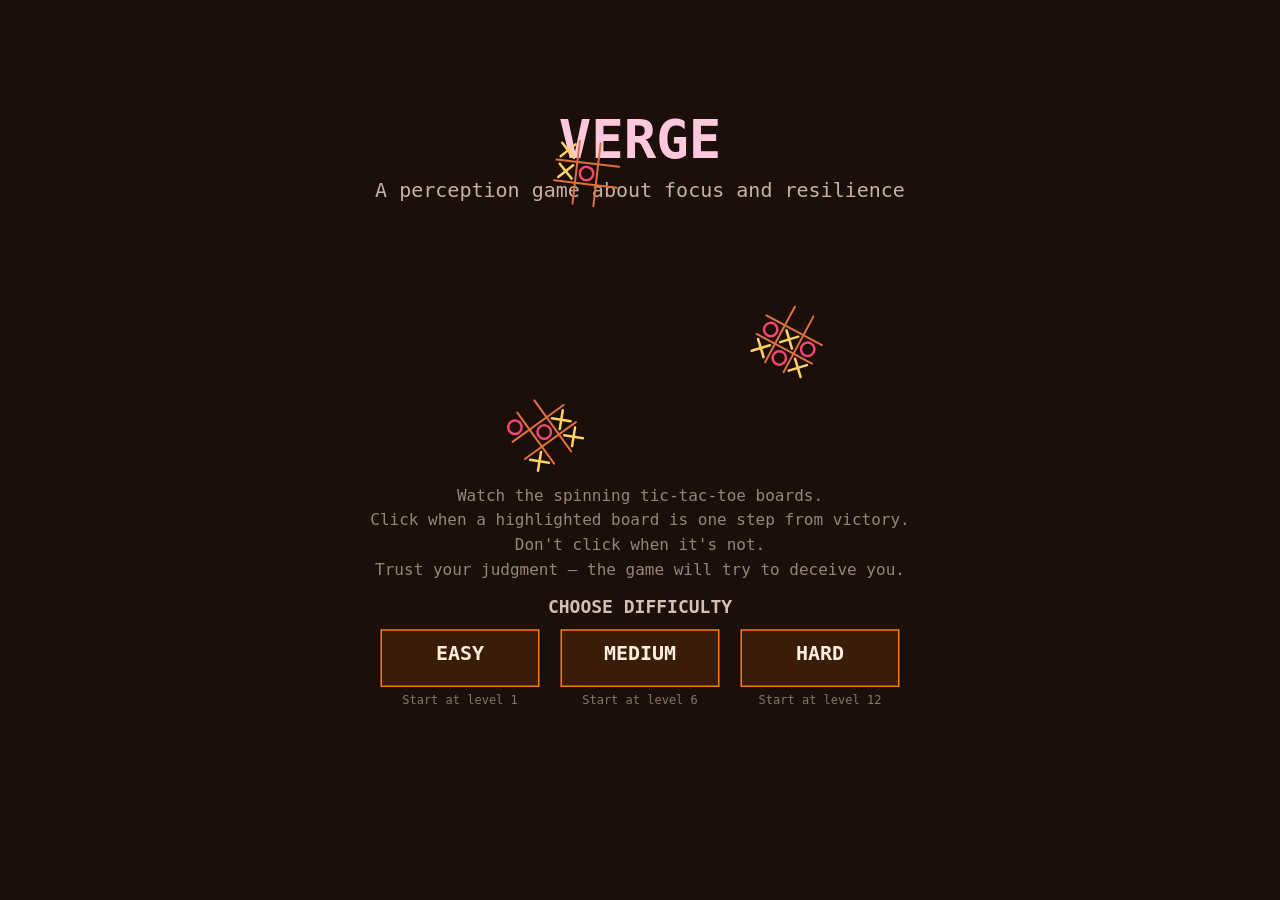
<file: verge/index.html>
<!DOCTYPE html>
<html lang="en">
<head>
<meta charset="UTF-8">
<meta name="viewport" content="width=device-width, initial-scale=1.0">
<title>Verge</title>
<style>
  * { margin: 0; padding: 0; box-sizing: border-box; }
  html, body { width: 100%; height: 100%; overflow: hidden; background: #000; }
  #game-container {
    width: 100%; height: 100%;
    transition: transform 0.1s ease-out;
    transform-origin: center center;
  }
  canvas { display: block; width: 100%; height: 100%; }
</style>
</head>
<body>
<div id="game-container">
  <canvas id="canvas"></canvas>
</div>
<script>
// ============================================================
// CONFIG — All tunable numbers in one place
// ============================================================
const CONFIG = {
  // Level progression
  winsToAdvance: [2, 4],
  demotionChance: 0.80,

  // Mistakes & game over
  mistakesToGameOver: [6, 8],
  falseAccusationChance: 0.05,

  // Scoring
  correctPointsChance: 0.80,
  basePoints: 100,
  pointsPerLevel: 50,

  // Highlight timing
  highlightDuration: [2, 3],

  // Board state reshuffling
  boardReshuffleInterval: [4, 8],

  // Speed
  baseSelfRotationSpeed: 0.5,
  baseOrbitSpeed: 0.3,
  speedMultiplierPerIncrease: 1.3,

  // Direction switches
  rotationSwitchInterval: [8, 10],
  orbitSwitchInterval: [7, 9],

  // Adaptive difficulty
  adaptiveBiasWeight: 0.6,

  // Visual
  tiltAngle: [2, 5],
  mistakeFeedbackDuration: 0.5,
  orbitRadiusFraction: 0.28,
  boardSizeFraction: 0.07,
  minBoardSize: 50,
  maxBoardSize: 110,

  // Level 1 specific
  level1CircleAppearInterval: [2, 4],
  level1CircleHideInterval: [1, 3],

  // Difficulty starting levels
  difficulties: [
    { label: 'EASY',   startLevel: 1 },
    { label: 'MEDIUM', startLevel: 6 },
    { label: 'HARD',   startLevel: 12 },
  ],

  // Level definitions
  levelBoardCounts: { 1:1, 2:2, 3:3, 4:4, 6:5, 7:6, 9:7, 10:8 },
  speedIncreaseLevels: [5, 8, 11],
  directionSwitchLevel: 12,
  mixedRotationLevel: 13,
  orbitSwitchLevel: 14,
  // How many boards are highlighted simultaneously at each level threshold.
  // Looked up like levelBoardCounts: highest key <= currentLevel wins.
  highlightCountByLevel: { 1: 1, 15: 2, 20: 3 },

  // Post-max escalation threshold (speed / duration start shrinking past this)
  postMaxLevel: 15,
  postMaxSpeedIncrement: 0.10,
  postMaxHighlightReduction: 0.05,
  maxBoards: 10,

  // Notification
  notificationDuration: 1.5,
  notificationFloatSpeed: 60,

  // Smiley
  smileySize: 40,
};

// ============================================================
// UTILS
// ============================================================
const Utils = {
  randInt(min, max) { return Math.floor(Math.random() * (max - min + 1)) + min; },
  randFloat(min, max) { return Math.random() * (max - min) + min; },
  randFromRange(arr) { return this.randFloat(arr[0], arr[1]); },
  randIntFromRange(arr) { return this.randInt(arr[0], arr[1]); },
  chance(p) { return Math.random() < p; },
  clamp(v, min, max) { return Math.max(min, Math.min(max, v)); },
  lerp(a, b, t) { return a + (b - a) * t; },
  pick(arr) { return arr[Math.floor(Math.random() * arr.length)]; },
  shuffle(arr) {
    const a = arr.slice();
    for (let i = a.length - 1; i > 0; i--) {
      const j = Math.floor(Math.random() * (i + 1));
      [a[i], a[j]] = [a[j], a[i]];
    }
    return a;
  },
};

// ============================================================
// PALETTES
// ============================================================
const PALETTES = [
  {
    name: 'Synthwave',
    bg: '#1a0a2e', boardLines: '#ff6ec7', xColor: '#00fff7',
    oColor: '#ff6ec7', highlight: '#f5e642', accent: '#b967ff',
    text: '#ffffff', notifGood: '#00ff88', notifBad: '#ff3366',
  },
  {
    name: 'Ocean',
    bg: '#0b1628', boardLines: '#3a86a8', xColor: '#00d4aa',
    oColor: '#5fb8e0', highlight: '#f0e68c', accent: '#1e6091',
    text: '#d0e8f0', notifGood: '#00e09e', notifBad: '#e05050',
  },
  {
    name: 'Sunset',
    bg: '#1c0f0a', boardLines: '#e07040', xColor: '#ffd166',
    oColor: '#ef476f', highlight: '#ffc8dd', accent: '#ff7b00',
    text: '#ffeedd', notifGood: '#a8e06e', notifBad: '#ff4444',
  },
  {
    name: 'Neon',
    bg: '#0a0a0a', boardLines: '#39ff14', xColor: '#ff00ff',
    oColor: '#39ff14', highlight: '#ffff00', accent: '#00ffff',
    text: '#ffffff', notifGood: '#39ff14', notifBad: '#ff0055',
  },
  {
    name: 'Forest',
    bg: '#0d1f0d', boardLines: '#5c8a4d', xColor: '#a3d977',
    oColor: '#d4a86a', highlight: '#f0e68c', accent: '#2e6b2e',
    text: '#d0e0c0', notifGood: '#88dd55', notifBad: '#cc5544',
  },
  {
    name: 'Midnight',
    bg: '#0a0e1a', boardLines: '#4466aa', xColor: '#88bbff',
    oColor: '#cc88ff', highlight: '#ffd700', accent: '#2244aa',
    text: '#c0d0f0', notifGood: '#66ddaa', notifBad: '#ff5577',
  },
];

let palette = Utils.pick(PALETTES);

// ============================================================
// AUDIO ENGINE
// ============================================================
const AudioEngine = {
  ctx: null,
  masterGain: null,
  musicGain: null,
  sfxGain: null,
  musicPlaying: false,
  musicScheduler: null,
  musicNextNoteTime: 0,
  musicBeat: 0,
  musicBPM: 110,

  init() {
    if (this.ctx) return;
    this.ctx = new (window.AudioContext || window.webkitAudioContext)();
    this.masterGain = this.ctx.createGain();
    this.masterGain.gain.value = 0.7;
    this.masterGain.connect(this.ctx.destination);

    this.sfxGain = this.ctx.createGain();
    this.sfxGain.gain.value = 0.45;
    this.sfxGain.connect(this.masterGain);

    this.musicGain = this.ctx.createGain();
    this.musicGain.gain.value = 0.35;
    this.musicGain.connect(this.masterGain);
  },

  resume() {
    if (this.ctx && this.ctx.state === 'suspended') this.ctx.resume();
  },

  // --- SFX ---
  _tone(freq, type, duration, dest, startTime) {
    const t = startTime || this.ctx.currentTime;
    const osc = this.ctx.createOscillator();
    const g = this.ctx.createGain();
    osc.type = type;
    osc.frequency.value = freq;
    g.gain.setValueAtTime(0.3, t);
    g.gain.exponentialRampToValueAtTime(0.001, t + duration);
    osc.connect(g);
    g.connect(dest || this.sfxGain);
    osc.start(t);
    osc.stop(t + duration);
  },

  playCorrect() {
    if (!this.ctx) return;
    this._tone(523, 'sine', 0.15);
    this._tone(659, 'sine', 0.15, null, this.ctx.currentTime + 0.08);
  },

  playMistake() {
    if (!this.ctx) return;
    this._tone(180, 'sawtooth', 0.25);
  },

  playLevelUp() {
    if (!this.ctx) return;
    const t = this.ctx.currentTime;
    this._tone(523, 'sine', 0.12, null, t);
    this._tone(659, 'sine', 0.12, null, t + 0.1);
    this._tone(784, 'sine', 0.18, null, t + 0.2);
  },

  playLevelDown() {
    if (!this.ctx) return;
    const t = this.ctx.currentTime;
    this._tone(523, 'triangle', 0.2, null, t);
    this._tone(392, 'triangle', 0.3, null, t + 0.15);
  },

  playCircleJump() {
    if (!this.ctx) return;
    this._tone(1200, 'sine', 0.03);
  },

  playGameOver() {
    if (!this.ctx) return;
    const t = this.ctx.currentTime;
    const notes = [784, 740, 698, 659, 622, 587, 554, 523, 494, 440, 392, 349];
    notes.forEach((f, i) => this._tone(f, 'triangle', 0.12, null, t + i * 0.08));
  },

  // --- MUSIC ---
  startMusic() {
    if (!this.ctx || this.musicPlaying) return;
    this.musicPlaying = true;
    this.musicBeat = 0;
    this._chordIndex = 0;
    this._chordProgression = [
      { bass: 55.00, notes: [220, 261.63, 329.63] },    // Am
      { bass: 43.65, notes: [174.61, 220, 261.63] },     // F
      { bass: 65.41, notes: [261.63, 329.63, 392] },     // C
      { bass: 49.00, notes: [196, 246.94, 293.66] },     // G
    ];
    const begin = () => {
      this.musicNextNoteTime = this.ctx.currentTime + 0.1;
      this.musicScheduler = setInterval(() => this._scheduleMusicNotes(), 25);
    };
    if (this.ctx.state === 'suspended') {
      this.ctx.resume().then(begin);
    } else {
      begin();
    }
  },

  stopMusic() {
    this.musicPlaying = false;
    if (this.musicScheduler) {
      clearInterval(this.musicScheduler);
      this.musicScheduler = null;
    }
  },

  _scheduleMusicNotes() {
    if (!this.musicPlaying || !this.ctx) return;
    const beatDur = 60 / this.musicBPM;
    const lookAhead = 0.12;
    // If we fell behind (e.g. context was suspended at init), snap forward to avoid
    // scheduling a burst of past-due notes.
    if (this.musicNextNoteTime < this.ctx.currentTime - 0.05) {
      this.musicNextNoteTime = this.ctx.currentTime + 0.1;
    }
    while (this.musicNextNoteTime < this.ctx.currentTime + lookAhead) {
      this._playMusicBeat(this.musicNextNoteTime, this.musicBeat, beatDur);
      this.musicNextNoteTime += beatDur / 2; // 8th notes
      this.musicBeat++;
    }
  },

  _playMusicBeat(time, beat, beatDur) {
    const halfBeat = beatDur / 2;
    const chord = this._chordProgression[this._chordIndex];

    // Change chord every 4 beats (8 eighth-notes)
    if (beat > 0 && beat % 8 === 0) {
      this._chordIndex = (this._chordIndex + 1) % this._chordProgression.length;
    }
    const currentChord = this._chordProgression[this._chordIndex];

    // Bass — on every beat (every 2 eighth-notes)
    if (beat % 2 === 0) {
      this._musicNote(currentChord.bass, 'sawtooth', halfBeat * 1.8, 0.12, time, 200);
    }

    // Arpeggio — every eighth-note
    const arpNote = currentChord.notes[beat % currentChord.notes.length];
    this._musicNote(arpNote, 'square', halfBeat * 0.7, 0.04, time, 1500);

    // Pad — sustain on beats 0 and 8 of a 16-beat cycle
    if (beat % 16 === 0) {
      currentChord.notes.forEach((n, i) => {
        this._musicNote(n * 0.5, 'sine', beatDur * 4, 0.03, time + i * 0.01, 800);
      });
    }

    // Hi-hat — every other eighth note
    if (beat % 2 === 1) {
      this._musicNoise(0.015, 0.04, time);
    }
    // Kick — every 4 eighth-notes (every 2 beats)
    if (beat % 4 === 0) {
      this._musicKick(time);
    }
  },

  _musicNote(freq, type, dur, vol, time, filterFreq) {
    const osc = this.ctx.createOscillator();
    const g = this.ctx.createGain();
    const flt = this.ctx.createBiquadFilter();
    osc.type = type;
    osc.frequency.value = freq;
    flt.type = 'lowpass';
    flt.frequency.value = filterFreq || 2000;
    flt.Q.value = 1;
    g.gain.setValueAtTime(vol, time);
    g.gain.exponentialRampToValueAtTime(0.001, time + dur);
    osc.connect(flt);
    flt.connect(g);
    g.connect(this.musicGain);
    osc.start(time);
    osc.stop(time + dur + 0.05);
  },

  _musicNoise(dur, vol, time) {
    const bufSize = this.ctx.sampleRate * dur;
    const buf = this.ctx.createBuffer(1, bufSize, this.ctx.sampleRate);
    const data = buf.getChannelData(0);
    for (let i = 0; i < bufSize; i++) data[i] = Math.random() * 2 - 1;
    const src = this.ctx.createBufferSource();
    src.buffer = buf;
    const flt = this.ctx.createBiquadFilter();
    flt.type = 'highpass';
    flt.frequency.value = 7000;
    const g = this.ctx.createGain();
    g.gain.setValueAtTime(vol, time);
    g.gain.exponentialRampToValueAtTime(0.001, time + dur);
    src.connect(flt);
    flt.connect(g);
    g.connect(this.musicGain);
    src.start(time);
    src.stop(time + dur + 0.01);
  },

  _musicKick(time) {
    const osc = this.ctx.createOscillator();
    const g = this.ctx.createGain();
    osc.type = 'sine';
    osc.frequency.setValueAtTime(150, time);
    osc.frequency.exponentialRampToValueAtTime(40, time + 0.05);
    g.gain.setValueAtTime(0.15, time);
    g.gain.exponentialRampToValueAtTime(0.001, time + 0.1);
    osc.connect(g);
    g.connect(this.musicGain);
    osc.start(time);
    osc.stop(time + 0.12);
  },
};

// ============================================================
// BOARD LOGIC — tic-tac-toe state generation
// ============================================================
const BoardLogic = {
  // lines: indices of all possible winning lines
  lines: [
    [0,1,2],[3,4,5],[6,7,8], // rows
    [0,3,6],[1,4,7],[2,5,8], // cols
    [0,4,8],[2,4,6],         // diags
  ],

  hasCompleteLine(grid) {
    for (const [a, b, c] of this.lines) {
      const v = grid[a];
      if (v !== 0 && v === grid[b] && v === grid[c]) return true;
    }
    return false;
  },

  isOneStepFromVictory(grid) {
    // A grid that's already won is NOT one step from victory — the game is over.
    if (this.hasCompleteLine(grid)) return false;
    for (const [a, b, c] of this.lines) {
      const vals = [grid[a], grid[b], grid[c]];
      const xs = vals.filter(v => v === 1).length;
      const os = vals.filter(v => v === 2).length;
      const empties = vals.filter(v => v === 0).length;
      if (empties === 1 && (xs === 2 || os === 2)) return true;
    }
    return false;
  },

  generateValidBoard() {
    // Try to generate a plausible board that is one step from victory
    for (let attempt = 0; attempt < 200; attempt++) {
      const grid = this._randomPlausibleBoard();
      if (this.isOneStepFromVictory(grid)) return grid;
    }
    // Fallback: minimal safe one-step-from-victory grid
    // X X .
    // . . .
    // O O .   (X's top row threatens; no completed line)
    return [1, 1, 0, 0, 0, 0, 2, 2, 0];
  },

  generateInvalidBoard() {
    for (let attempt = 0; attempt < 200; attempt++) {
      const grid = this._randomPlausibleBoard();
      if (!this.isOneStepFromVictory(grid) && grid.filter(v => v !== 0).length >= 2) return grid;
    }
    // Fallback: simple non-threatening board
    return [1, 0, 2, 0, 0, 0, 2, 0, 1];
  },

  _randomPlausibleBoard() {
    const grid = [0,0,0,0,0,0,0,0,0];
    const totalPieces = Utils.randInt(3, 6);
    const xCount = Math.ceil(totalPieces / 2);
    const oCount = totalPieces - xCount;
    const positions = Utils.shuffle([0,1,2,3,4,5,6,7,8]);
    for (let i = 0; i < xCount; i++) grid[positions[i]] = 1;
    for (let i = xCount; i < xCount + oCount; i++) grid[positions[i]] = 2;
    return grid;
  },

  _balanceBoard(grid) {
    let xs = grid.filter(v => v === 1).length;
    let os = grid.filter(v => v === 2).length;
    // X should have equal or one more than O
    while (xs - os > 1) {
      const xi = grid.findIndex(v => v === 1);
      if (xi >= 0) { grid[xi] = 0; xs--; }
    }
    while (os > xs) {
      const oi = grid.findIndex(v => v === 2);
      if (oi >= 0) { grid[oi] = 0; os--; }
    }
    return grid;
  },
};

// ============================================================
// BOARD CLASS
// ============================================================
class Board {
  constructor(index, total) {
    this.index = index;
    this.grid = BoardLogic.generateValidBoard();
    this.isValid = true;
    this.orbitAngle = (index / Math.max(total, 1)) * Math.PI * 2;
    this.selfRotation = Math.random() * Math.PI * 2;
    this.rotationDirection = Utils.pick([1, -1]);
    this.reshuffleTimer = Utils.randFromRange(CONFIG.boardReshuffleInterval);
    this.x = 0;
    this.y = 0;
  }

  // Board physics are now updated directly in Game.update() for proper
  // direction handling. This method is kept for potential standalone use.
  update(dt, selfRotSpeed, orbitSpeed, orbitDir) {
    this.selfRotation += selfRotSpeed * this.rotationDirection * dt;
    this.orbitAngle += orbitSpeed * orbitDir * dt;
    this.reshuffleTimer -= dt;
    if (this.reshuffleTimer <= 0) {
      this.reshuffleTimer = Utils.randFromRange(CONFIG.boardReshuffleInterval);
      return true;
    }
    return false;
  }

  reshuffle(shouldBeValid) {
    if (shouldBeValid) {
      this.grid = BoardLogic.generateValidBoard();
      this.isValid = true;
    } else {
      this.grid = BoardLogic.generateInvalidBoard();
      this.isValid = false;
    }
  }

  computePosition(cx, cy, orbitRadius) {
    this.x = cx + Math.cos(this.orbitAngle) * orbitRadius;
    this.y = cy + Math.sin(this.orbitAngle) * orbitRadius;
  }
}

// ============================================================
// ADAPTIVE SYSTEM
// ============================================================
const AdaptiveSystem = {
  misclickCount: 0,
  missCount: 0,

  reset() {
    this.misclickCount = 0;
    this.missCount = 0;
  },

  recordMisclick() { this.misclickCount++; },
  recordMiss() { this.missCount++; },

  shouldHighlightValidBoard() {
    const total = this.misclickCount + this.missCount;
    if (total < 3) return Utils.chance(0.5); // not enough data
    const bias = CONFIG.adaptiveBiasWeight;
    let validProb = 0.5;
    if (this.misclickCount > this.missCount) {
      // Player misclicks more — show more invalid boards to tempt
      validProb = 0.5 - (bias - 0.5);
    } else if (this.missCount > this.misclickCount) {
      // Player misses more — show more valid boards to pressure
      validProb = 0.5 + (bias - 0.5);
    }
    validProb = Utils.clamp(validProb, 0.2, 0.8);
    return Utils.chance(validProb);
  },

  shouldBoardBeValid() {
    return this.shouldHighlightValidBoard();
  },
};

// ============================================================
// LEVEL MANAGER
// ============================================================
const LevelManager = {
  currentLevel: 1,
  speedMultiplier: 1,
  directionSwitchTimer: 0,
  orbitSwitchTimer: 0,
  orbitDirection: 1,
  globalRotationFlip: 1,

  reset() {
    this.currentLevel = 1;
    this.speedMultiplier = 1;
    this.directionSwitchTimer = 0;
    this.orbitSwitchTimer = 0;
    this.orbitDirection = 1;
    this.globalRotationFlip = 1;
  },

  advance() {
    this.currentLevel++;
    this._recomputeSpeed();
    return this.currentLevel;
  },

  demote() {
    if (this.currentLevel > 1) this.currentLevel--;
    this._recomputeSpeed();
    return this.currentLevel;
  },

  _recomputeSpeed() {
    let increases = 0;
    for (const lvl of CONFIG.speedIncreaseLevels) {
      if (this.currentLevel >= lvl) increases++;
    }
    // Post-max escalation
    if (this.currentLevel > CONFIG.postMaxLevel) {
      increases += Math.floor((this.currentLevel - CONFIG.postMaxLevel) * CONFIG.postMaxSpeedIncrement / 0.1);
    }
    this.speedMultiplier = Math.pow(CONFIG.speedMultiplierPerIncrease, increases);
  },

  getBoardCount() {
    let count = 1;
    const keys = Object.keys(CONFIG.levelBoardCounts).map(Number).sort((a, b) => a - b);
    for (const k of keys) {
      if (this.currentLevel >= k) count = CONFIG.levelBoardCounts[k];
    }
    // Post-max: potentially add boards
    if (this.currentLevel > CONFIG.postMaxLevel) {
      count = Math.min(count + Math.floor((this.currentLevel - CONFIG.postMaxLevel) / 3), CONFIG.maxBoards);
    }
    return count;
  },

  getSelfRotationSpeed() {
    return CONFIG.baseSelfRotationSpeed * this.speedMultiplier;
  },

  getOrbitSpeed() {
    return CONFIG.baseOrbitSpeed * this.speedMultiplier;
  },

  hasDirectionSwitches() { return this.currentLevel >= CONFIG.directionSwitchLevel; },
  hasMixedRotation() { return this.currentLevel >= CONFIG.mixedRotationLevel; },
  hasOrbitSwitches() { return this.currentLevel >= CONFIG.orbitSwitchLevel; },

  getHighlightCount() {
    let count = 1;
    const keys = Object.keys(CONFIG.highlightCountByLevel).map(Number).sort((a, b) => a - b);
    for (const k of keys) {
      if (this.currentLevel >= k) count = CONFIG.highlightCountByLevel[k];
    }
    return count;
  },

  getHighlightDuration() {
    let [lo, hi] = CONFIG.highlightDuration;
    if (this.currentLevel > CONFIG.postMaxLevel) {
      const reduction = (this.currentLevel - CONFIG.postMaxLevel) * CONFIG.postMaxHighlightReduction;
      lo = Math.max(1, lo - reduction);
      hi = Math.max(1.5, hi - reduction);
    }
    return Utils.randFloat(lo, hi);
  },

  update(dt) {
    if (this.hasDirectionSwitches()) {
      this.directionSwitchTimer -= dt;
      if (this.directionSwitchTimer <= 0) {
        this.directionSwitchTimer = Utils.randFromRange(CONFIG.rotationSwitchInterval);
        this.globalRotationFlip *= -1;
      }
    }
    if (this.hasOrbitSwitches()) {
      this.orbitSwitchTimer -= dt;
      if (this.orbitSwitchTimer <= 0) {
        this.orbitSwitchTimer = Utils.randFromRange(CONFIG.orbitSwitchInterval);
        this.orbitDirection *= -1;
      }
    }
  },
};

// ============================================================
// SCORE MANAGER
// ============================================================
const ScoreManager = {
  trueScore: 0,
  realMistakes: 0,
  correctClicks: 0,
  totalMisclicks: 0,
  totalMisses: 0,
  falseAccusations: 0,
  highestLevel: 1,
  winsThisLevel: 0,
  winsToAdvance: 0,
  mistakesToGameOver: 0,

  reset() {
    this.trueScore = 0;
    this.realMistakes = 0;
    this.correctClicks = 0;
    this.totalMisclicks = 0;
    this.totalMisses = 0;
    this.falseAccusations = 0;
    this.highestLevel = 1;
    this.winsThisLevel = 0;
    this.winsToAdvance = Utils.randIntFromRange(CONFIG.winsToAdvance);
    this.mistakesToGameOver = Utils.randIntFromRange(CONFIG.mistakesToGameOver);
  },

  recordCorrect(level) {
    this.correctClicks++;
    this.highestLevel = Math.max(this.highestLevel, level);
    this.winsThisLevel++;

    // Calculate points
    let points;
    if (Utils.chance(CONFIG.correctPointsChance)) {
      points = CONFIG.basePoints + (level - 1) * CONFIG.pointsPerLevel;
    } else {
      const effectiveLevel = Math.max(1, level - 1);
      points = CONFIG.basePoints + (effectiveLevel - 1) * CONFIG.pointsPerLevel;
    }
    this.trueScore += points;

    // False accusation?
    const isFalse = Utils.chance(CONFIG.falseAccusationChance);
    if (isFalse) {
      this.falseAccusations++;
      return { points, displayedPoints: -points, isFalseAccusation: true, displayWrong: true };
    }
    return { points, displayedPoints: points, isFalseAccusation: false, displayWrong: false };
  },

  recordMistake(type) {
    this.realMistakes++;
    if (type === 'misclick') this.totalMisclicks++;
    else this.totalMisses++;

    const shouldDemote = Utils.chance(CONFIG.demotionChance);
    const isGameOver = this.realMistakes >= this.mistakesToGameOver;
    return { shouldDemote, isGameOver };
  },

  checkAdvancement() {
    if (this.winsThisLevel >= this.winsToAdvance) {
      this.winsThisLevel = 0;
      this.winsToAdvance = Utils.randIntFromRange(CONFIG.winsToAdvance);
      return true;
    }
    return false;
  },

  getEndStats() {
    return {
      trueScore: this.trueScore,
      correctClicks: this.correctClicks,
      totalMisclicks: this.totalMisclicks,
      totalMisses: this.totalMisses,
      highestLevel: this.highestLevel,
      falseAccusations: this.falseAccusations,
      realMistakes: this.realMistakes,
    };
  },
};

// ============================================================
// VISUAL EFFECTS
// ============================================================
const VFX = {
  tiltActive: false,
  tiltTimer: 0,
  tiltAngle: 0,
  smileyActive: false,
  smileyTimer: 0,
  smileyOpacity: 0,
  notifications: [],
  container: null,

  init(container) { this.container = container; },

  reset() {
    this.tiltActive = false;
    this.tiltTimer = 0;
    this.tiltAngle = 0;
    this.smileyActive = false;
    this.smileyTimer = 0;
    this.smileyOpacity = 0;
    this.notifications = [];
    if (this.container) this.container.style.transform = '';
  },

  triggerMistakeFeedback() {
    this.tiltActive = true;
    this.tiltAngle = Utils.randFromRange(CONFIG.tiltAngle) * Utils.pick([1, -1]);
    this.tiltTimer = CONFIG.mistakeFeedbackDuration;
    if (this.container) {
      this.container.style.transform = `rotate(${this.tiltAngle}deg)`;
    }
    this.smileyActive = true;
    this.smileyTimer = CONFIG.mistakeFeedbackDuration;
    this.smileyOpacity = 1;
  },

  addNotification(text, x, y, color) {
    this.notifications.push({
      text, x, y, color,
      timer: CONFIG.notificationDuration,
      opacity: 1,
    });
  },

  update(dt) {
    if (this.tiltActive) {
      this.tiltTimer -= dt;
      if (this.tiltTimer <= 0) {
        this.tiltActive = false;
        this.tiltAngle = 0;
        if (this.container) this.container.style.transform = '';
      } else {
        const progress = 1 - (this.tiltTimer / CONFIG.mistakeFeedbackDuration);
        const currentAngle = this.tiltAngle * (1 - progress);
        if (this.container) {
          this.container.style.transform = `rotate(${currentAngle}deg)`;
        }
      }
    }

    if (this.smileyActive) {
      this.smileyTimer -= dt;
      this.smileyOpacity = Math.max(0, this.smileyTimer / CONFIG.mistakeFeedbackDuration);
      if (this.smileyTimer <= 0) {
        this.smileyActive = false;
        this.smileyOpacity = 0;
      }
    }

    for (const n of this.notifications) {
      n.timer -= dt;
      n.y -= CONFIG.notificationFloatSpeed * dt;
      n.opacity = Math.max(0, n.timer / CONFIG.notificationDuration);
    }
    this.notifications = this.notifications.filter(n => n.timer > 0);
  },
};

// ============================================================
// RENDERER
// ============================================================
const Renderer = {
  canvas: null,
  ctx: null,
  width: 0,
  height: 0,
  scale: 1,

  init(canvas) {
    this.canvas = canvas;
    this.ctx = canvas.getContext('2d');
    this.resize();
  },

  resize() {
    const dpr = window.devicePixelRatio || 1;
    this.width = window.innerWidth;
    this.height = window.innerHeight;
    this.canvas.width = this.width * dpr;
    this.canvas.height = this.height * dpr;
    this.ctx.setTransform(dpr, 0, 0, dpr, 0, 0);
    this.scale = Math.min(this.width, this.height) / 800;
  },

  getCenterX() { return this.width / 2; },
  getCenterY() { return this.height / 2; },

  getOrbitRadius() {
    return Math.min(this.width, this.height) * CONFIG.orbitRadiusFraction;
  },

  getBoardSize() {
    let s = Math.min(this.width, this.height) * CONFIG.boardSizeFraction;
    return Utils.clamp(s, CONFIG.minBoardSize, CONFIG.maxBoardSize);
  },

  clear() {
    this.ctx.fillStyle = palette.bg;
    this.ctx.fillRect(0, 0, this.width, this.height);
  },

  drawOrbitPath(cx, cy, radius) {
    this.ctx.beginPath();
    this.ctx.arc(cx, cy, radius, 0, Math.PI * 2);
    this.ctx.strokeStyle = palette.accent + '33';
    this.ctx.lineWidth = 1;
    this.ctx.stroke();
  },

  drawBoard(board, size) {
    const ctx = this.ctx;
    const half = size / 2;
    const cell = size / 3;

    ctx.save();
    ctx.translate(board.x, board.y);
    ctx.rotate(board.selfRotation);

    // Grid lines
    ctx.strokeStyle = palette.boardLines;
    ctx.lineWidth = 2;
    ctx.lineCap = 'round';
    for (let i = 1; i < 3; i++) {
      // Vertical
      ctx.beginPath();
      ctx.moveTo(-half + i * cell, -half);
      ctx.lineTo(-half + i * cell, half);
      ctx.stroke();
      // Horizontal
      ctx.beginPath();
      ctx.moveTo(-half, -half + i * cell);
      ctx.lineTo(half, -half + i * cell);
      ctx.stroke();
    }

    // Pieces
    const pad = cell * 0.18;
    for (let r = 0; r < 3; r++) {
      for (let c = 0; c < 3; c++) {
        const val = board.grid[r * 3 + c];
        const cx = -half + c * cell + cell / 2;
        const cy = -half + r * cell + cell / 2;
        const pSize = cell / 2 - pad;
        if (val === 1) {
          // X
          ctx.strokeStyle = palette.xColor;
          ctx.lineWidth = 2.5;
          ctx.beginPath();
          ctx.moveTo(cx - pSize, cy - pSize);
          ctx.lineTo(cx + pSize, cy + pSize);
          ctx.stroke();
          ctx.beginPath();
          ctx.moveTo(cx + pSize, cy - pSize);
          ctx.lineTo(cx - pSize, cy + pSize);
          ctx.stroke();
        } else if (val === 2) {
          // O
          ctx.strokeStyle = palette.oColor;
          ctx.lineWidth = 2.5;
          ctx.beginPath();
          ctx.arc(cx, cy, pSize, 0, Math.PI * 2);
          ctx.stroke();
        }
      }
    }

    ctx.restore();
  },

  drawHighlight(board, size, time) {
    const ctx = this.ctx;
    const pulse = 0.85 + 0.15 * Math.sin((time || 0) * 4);
    const radius = size * 0.75 * pulse;
    // Glow layers
    for (let i = 3; i >= 0; i--) {
      ctx.beginPath();
      ctx.arc(board.x, board.y, radius + i * 5, 0, Math.PI * 2);
      ctx.strokeStyle = palette.highlight + (i === 0 ? 'cc' : (i === 1 ? '66' : '22'));
      ctx.lineWidth = (3 - i * 0.5) * pulse;
      ctx.stroke();
    }
  },

  drawSmiley(cx, cy, opacity) {
    if (opacity <= 0) return;
    const ctx = this.ctx;
    const s = CONFIG.smileySize * this.scale;
    ctx.save();
    ctx.globalAlpha = opacity;

    // Face
    ctx.fillStyle = '#ff2244';
    ctx.beginPath();
    ctx.arc(cx, cy, s, 0, Math.PI * 2);
    ctx.fill();

    // Eyes
    ctx.fillStyle = '#000';
    ctx.beginPath();
    ctx.arc(cx - s * 0.3, cy - s * 0.2, s * 0.12, 0, Math.PI * 2);
    ctx.fill();
    ctx.beginPath();
    ctx.arc(cx + s * 0.3, cy - s * 0.2, s * 0.12, 0, Math.PI * 2);
    ctx.fill();

    // Frown
    ctx.strokeStyle = '#000';
    ctx.lineWidth = 2.5;
    ctx.beginPath();
    ctx.arc(cx, cy + s * 0.35, s * 0.35, Math.PI * 1.2, Math.PI * 1.8);
    ctx.stroke();

    ctx.restore();
  },

  drawNotifications() {
    const ctx = this.ctx;
    for (const n of VFX.notifications) {
      ctx.save();
      ctx.globalAlpha = n.opacity;
      ctx.font = `bold ${Math.round(22 * this.scale)}px monospace`;
      ctx.textAlign = 'center';
      ctx.fillStyle = n.color;
      ctx.fillText(n.text, n.x, n.y);
      ctx.restore();
    }
  },

  drawHUD(level) {
    const ctx = this.ctx;
    ctx.font = `bold ${Math.round(18 * this.scale)}px monospace`;
    ctx.textAlign = 'left';
    ctx.fillStyle = palette.text + 'aa';
    ctx.fillText(`LEVEL ${level}`, 20, 35);

    // Mistakes remaining indicator (subtle dots)
    const remaining = ScoreManager.mistakesToGameOver - ScoreManager.realMistakes;
    const dotSize = 5 * this.scale;
    for (let i = 0; i < ScoreManager.mistakesToGameOver; i++) {
      ctx.beginPath();
      ctx.arc(20 + i * (dotSize * 3), 55, dotSize, 0, Math.PI * 2);
      ctx.fillStyle = i < ScoreManager.realMistakes ? palette.notifBad + '88' : palette.accent + '44';
      ctx.fill();
    }
  },

  drawMenuScreen() {
    const ctx = this.ctx;
    const cx = this.getCenterX();
    const cy = this.getCenterY();

    this.clear();

    // Title
    ctx.font = `bold ${Math.round(48 * this.scale)}px monospace`;
    ctx.textAlign = 'center';
    ctx.fillStyle = palette.highlight;
    ctx.fillText('VERGE', cx, cy - 260 * this.scale);

    // Subtitle
    ctx.font = `${Math.round(18 * this.scale)}px monospace`;
    ctx.fillStyle = palette.text + 'bb';
    ctx.fillText('A perception game about focus and resilience', cx, cy - 225 * this.scale);

    // Instructions
    const lines = [
      'Watch the spinning tic-tac-toe boards.',
      'Click when a highlighted board is one step from victory.',
      'Don\'t click when it\'s not.',
      'Trust your judgment — the game will try to deceive you.',
    ];
    ctx.font = `${Math.round(14 * this.scale)}px monospace`;
    ctx.fillStyle = palette.text + '88';
    lines.forEach((line, i) => {
      ctx.fillText(line, cx, cy + (45 + i * 22) * this.scale);
    });

    // "Choose difficulty" label
    ctx.font = `bold ${Math.round(16 * this.scale)}px monospace`;
    ctx.fillStyle = palette.text + 'cc';
    ctx.fillText('CHOOSE DIFFICULTY', cx, cy + 145 * this.scale);
  },

  drawMenuButtons(buttons, hovered) {
    const ctx = this.ctx;
    ctx.textAlign = 'center';
    for (let i = 0; i < buttons.length; i++) {
      const b = buttons[i];
      const isHover = i === hovered;

      // Button background
      ctx.fillStyle = isHover ? palette.highlight + '33' : palette.accent + '22';
      ctx.fillRect(b.x, b.y, b.w, b.h);

      // Border
      ctx.strokeStyle = isHover ? palette.highlight : palette.accent;
      ctx.lineWidth = isHover ? 2.5 : 1.5;
      ctx.strokeRect(b.x, b.y, b.w, b.h);

      // Label
      ctx.font = `bold ${Math.round(18 * this.scale)}px monospace`;
      ctx.fillStyle = isHover ? palette.highlight : palette.text;
      ctx.fillText(b.label, b.x + b.w / 2, b.y + b.h / 2 + 2);

      // Sub-label
      ctx.font = `${Math.round(11 * this.scale)}px monospace`;
      ctx.fillStyle = palette.text + '77';
      ctx.fillText(b.sub, b.x + b.w / 2, b.y + b.h + 16 * this.scale);
    }
  },

  drawGameOverScreen(stats) {
    const ctx = this.ctx;
    const cx = this.getCenterX();
    const cy = this.getCenterY();

    this.clear();

    ctx.font = `bold ${Math.round(40 * this.scale)}px monospace`;
    ctx.textAlign = 'center';
    ctx.fillStyle = palette.highlight;
    ctx.fillText('GAME OVER', cx, cy - 130 * this.scale);

    ctx.font = `bold ${Math.round(28 * this.scale)}px monospace`;
    ctx.fillStyle = palette.notifGood;
    ctx.fillText(`TRUE SCORE: ${stats.trueScore}`, cx, cy - 75 * this.scale);

    const statLines = [
      `Correct Clicks: ${stats.correctClicks}`,
      `Misclicks: ${stats.totalMisclicks}`,
      `Missed Opportunities: ${stats.totalMisses}`,
      `Highest Level: ${stats.highestLevel}`,
      `False Accusations: ${stats.falseAccusations}`,
      `Total Real Mistakes: ${stats.realMistakes}`,
    ];
    ctx.font = `${Math.round(16 * this.scale)}px monospace`;
    ctx.fillStyle = palette.text + 'cc';
    statLines.forEach((line, i) => {
      ctx.fillText(line, cx, cy + (-30 + i * 30) * this.scale);
    });

    ctx.font = `${Math.round(14 * this.scale)}px monospace`;
    ctx.fillStyle = palette.text + '66';
    ctx.fillText('Click anywhere to play again', cx, cy + 170 * this.scale);
  },
};

// ============================================================
// GAME
// ============================================================
const Game = {
  state: 'MENU', // MENU | PLAYING | GAME_OVER
  boards: [],
  highlightedIndices: [],
  highlightTimer: 0,
  highlightVisible: true,        // for level 1 flicker
  highlightVisibilityTimer: 0,
  clickedThisHighlight: false,
  endStats: null,
  menuBoards: [],                // demo boards for menu
  menuTime: 0,
  gameTime: 0,
  menuButtons: [],               // difficulty buttons, populated by _layoutMenuButtons
  hoveredButton: -1,

  init() {
    const canvas = document.getElementById('canvas');
    const container = document.getElementById('game-container');
    Renderer.init(canvas);
    VFX.init(container);

    window.addEventListener('resize', () => Renderer.resize());

    // Unified input — use pointerdown for single event on both mouse and touch
    let lastInputTime = 0;
    const handleInput = (e) => {
      e.preventDefault();
      const now = performance.now();
      if (now - lastInputTime < 100) return; // debounce
      lastInputTime = now;
      AudioEngine.init();
      AudioEngine.resume();
      const rect = canvas.getBoundingClientRect();
      const x = e.clientX - rect.left;
      const y = e.clientY - rect.top;
      this.onClick(x, y);
    };
    canvas.addEventListener('pointerdown', handleInput);

    canvas.addEventListener('pointermove', (e) => {
      if (this.state !== 'MENU') { this.hoveredButton = -1; return; }
      const rect = canvas.getBoundingClientRect();
      this.hoveredButton = this._buttonAt(e.clientX - rect.left, e.clientY - rect.top);
      canvas.style.cursor = this.hoveredButton >= 0 ? 'pointer' : 'default';
    });

    // Create demo boards for menu
    this._createMenuBoards();

    // Start loop
    let last = performance.now();
    const loop = (now) => {
      const dt = Math.min((now - last) / 1000, 0.1);
      last = now;
      this.update(dt);
      this.render();
      requestAnimationFrame(loop);
    };
    requestAnimationFrame(loop);
  },

  _createMenuBoards() {
    this.menuBoards = [];
    for (let i = 0; i < 3; i++) {
      const b = new Board(i, 3);
      b.reshuffle(Utils.chance(0.5));
      this.menuBoards.push(b);
    }
  },

  // --- STATE TRANSITIONS ---
  startGame(startLevel) {
    this.state = 'PLAYING';
    palette = Utils.pick(PALETTES);
    ScoreManager.reset();
    LevelManager.reset();
    if (startLevel && startLevel > 1) {
      LevelManager.currentLevel = startLevel;
      LevelManager._recomputeSpeed();
      ScoreManager.highestLevel = startLevel;
    }
    AdaptiveSystem.reset();
    VFX.reset();
    this.boards = [];
    this.highlightedIndices = [];
    this.clickedThisHighlight = false;
    this.gameTime = 0;
    this._setupLevel();
    AudioEngine.startMusic();
  },

  _layoutMenuButtons() {
    const cx = Renderer.getCenterX();
    const cy = Renderer.getCenterY();
    const s = Renderer.scale;
    const bw = 140 * s;
    const bh = 50 * s;
    const gap = 20 * s;
    const total = bw * CONFIG.difficulties.length + gap * (CONFIG.difficulties.length - 1);
    const startX = cx - total / 2;
    const y = cy + 160 * s;
    this.menuButtons = CONFIG.difficulties.map((d, i) => ({
      label: d.label,
      sub: `Start at level ${d.startLevel}`,
      startLevel: d.startLevel,
      x: startX + i * (bw + gap),
      y: y,
      w: bw,
      h: bh,
    }));
  },

  _buttonAt(x, y) {
    for (let i = 0; i < this.menuButtons.length; i++) {
      const b = this.menuButtons[i];
      if (x >= b.x && x <= b.x + b.w && y >= b.y && y <= b.y + b.h) return i;
    }
    return -1;
  },

  endGame() {
    this.state = 'GAME_OVER';
    this.endStats = ScoreManager.getEndStats();
    AudioEngine.stopMusic();
    AudioEngine.playGameOver();
    VFX.reset();
  },

  returnToMenu() {
    this.state = 'MENU';
    palette = Utils.pick(PALETTES);
    this._createMenuBoards();
  },

  // --- LEVEL SETUP ---
  _setupLevel() {
    const targetCount = LevelManager.getBoardCount();
    const currentCount = this.boards.length;

    if (targetCount > currentCount) {
      // Add boards
      for (let i = currentCount; i < targetCount; i++) {
        const b = new Board(i, targetCount);
        b.reshuffle(AdaptiveSystem.shouldBoardBeValid());
        this.boards.push(b);
      }
    } else if (targetCount < currentCount) {
      // Remove excess boards
      this.boards.length = targetCount;
    }

    // Update indices and re-distribute orbit angles
    this.boards.forEach((b, i) => {
      b.index = i;
      b.orbitAngle = (i / targetCount) * Math.PI * 2;
    });

    // Mixed rotation
    if (LevelManager.hasMixedRotation()) {
      this.boards.forEach(b => { b.rotationDirection = Utils.pick([1, -1]); });
    }

    // Reset highlight — skip miss check since we're setting up
    this.highlightedIndices = [];
    this.clickedThisHighlight = false;
    this._jumpHighlight();
  },

  // --- HIGHLIGHT ---
  _jumpHighlight() {
    const prevIndices = this.highlightedIndices.slice();

    // Check for missed opportunities on previous highlight
    if (prevIndices.length > 0 && !this.clickedThisHighlight && this.state === 'PLAYING') {
      const anyValid = prevIndices.some(i => this.boards[i] && this.boards[i].isValid);
      if (anyValid) {
        this._handleMiss();
        if (this.state !== 'PLAYING') return; // game ended from miss
      }
    }

    this.clickedThisHighlight = false;

    if (this.boards.length === 0) return;

    // Choose new highlight target(s)
    const count = LevelManager.getHighlightCount();
    const indices = [];
    const available = this.boards.map((_, i) => i);

    for (let i = 0; i < Math.min(count, available.length); i++) {
      // Adaptive: bias which boards get highlighted
      // We pick a board, then potentially swap its validity
      const idx = available.splice(Utils.randInt(0, available.length - 1), 1)[0];
      indices.push(idx);
    }

    // Bias: decide if highlighted boards should be valid based on adaptive system
    for (const idx of indices) {
      const shouldBeValid = AdaptiveSystem.shouldBoardBeValid();
      this.boards[idx].reshuffle(shouldBeValid);
    }

    this.highlightedIndices = indices;
    this.highlightTimer = LevelManager.getHighlightDuration();
    this.highlightVisible = true;
    this.highlightVisibilityTimer = Utils.randFromRange(CONFIG.level1CircleAppearInterval);

    AudioEngine.playCircleJump();
  },

  // --- INPUT ---
  onClick(x, y) {
    if (this.state === 'MENU') {
      const btn = this._buttonAt(x, y);
      if (btn >= 0) {
        this.startGame(this.menuButtons[btn].startLevel);
      }
      return;
    }
    if (this.state === 'GAME_OVER') {
      this.returnToMenu();
      return;
    }
    if (this.state !== 'PLAYING') return;
    if (this.clickedThisHighlight) return; // already clicked this highlight period
    this.clickedThisHighlight = true;

    // Is any highlighted board valid?
    const highlighted = this.highlightedIndices;
    const isHighlightVisible = this.highlightVisible;

    if (!isHighlightVisible || highlighted.length === 0) {
      // Clicked with no highlight — misclick
      this._handleMisclick();
      return;
    }

    const anyValid = highlighted.some(i => this.boards[i] && this.boards[i].isValid);

    if (anyValid) {
      this._handleCorrect();
    } else {
      this._handleMisclick();
    }
  },

  _handleCorrect() {
    const result = ScoreManager.recordCorrect(LevelManager.currentLevel);
    const cx = Renderer.getCenterX();
    const cy = Renderer.getCenterY();

    if (result.displayWrong) {
      // False accusation!
      VFX.triggerMistakeFeedback();
      VFX.addNotification(`-${Math.abs(result.displayedPoints)}`, cx, cy, palette.notifBad);
      AudioEngine.playMistake();
    } else {
      VFX.addNotification(`+${result.displayedPoints}`, cx, cy, palette.notifGood);
      AudioEngine.playCorrect();
    }

    // Check advancement
    if (ScoreManager.checkAdvancement()) {
      LevelManager.advance();
      VFX.addNotification(`LEVEL ${LevelManager.currentLevel}`, cx, cy - 40, palette.highlight);
      AudioEngine.playLevelUp();
      this._setupLevel();
    }
  },

  _handleMisclick() {
    AdaptiveSystem.recordMisclick();
    const result = ScoreManager.recordMistake('misclick');
    const cx = Renderer.getCenterX();
    const cy = Renderer.getCenterY();

    VFX.triggerMistakeFeedback();
    VFX.addNotification('WRONG', cx, cy, palette.notifBad);
    AudioEngine.playMistake();

    if (result.isGameOver) {
      this.endGame();
      return;
    }
    if (result.shouldDemote && LevelManager.currentLevel > 1) {
      LevelManager.demote();
      VFX.addNotification(`LEVEL ${LevelManager.currentLevel}`, cx, cy - 40, palette.notifBad);
      AudioEngine.playLevelDown();
      this._setupLevel();
    }
  },

  _handleMiss() {
    AdaptiveSystem.recordMiss();
    const result = ScoreManager.recordMistake('miss');
    const cx = Renderer.getCenterX();
    const cy = Renderer.getCenterY();

    VFX.triggerMistakeFeedback();
    VFX.addNotification('MISSED!', cx, cy, palette.notifBad);
    AudioEngine.playMistake();

    if (result.isGameOver) {
      this.endGame();
      return;
    }
    if (result.shouldDemote && LevelManager.currentLevel > 1) {
      LevelManager.demote();
      VFX.addNotification(`LEVEL ${LevelManager.currentLevel}`, cx, cy - 40, palette.notifBad);
      AudioEngine.playLevelDown();
      this._setupLevel();
    }
  },

  // --- UPDATE ---
  update(dt) {
    if (this.state === 'MENU') {
      this.menuTime += dt;
      this._layoutMenuButtons();
      const cx = Renderer.getCenterX();
      const cy = Renderer.getCenterY();
      const radius = Renderer.getOrbitRadius() * 0.6;
      for (const b of this.menuBoards) {
        b.selfRotation += 0.3 * dt;
        b.orbitAngle += 0.15 * dt;
        b.computePosition(cx, cy - 120 * Renderer.scale, radius);
      }
      return;
    }

    if (this.state === 'GAME_OVER') return;

    // PLAYING state
    this.gameTime += dt;
    LevelManager.update(dt);
    VFX.update(dt);

    const cx = Renderer.getCenterX();
    const cy = Renderer.getCenterY();
    const orbitRadius = this.boards.length === 1 ? 0 : Renderer.getOrbitRadius();
    const selfSpeed = LevelManager.getSelfRotationSpeed();
    const orbitSpeed = LevelManager.getOrbitSpeed();
    const orbitDir = LevelManager.orbitDirection;

    // Update boards
    for (let bi = 0; bi < this.boards.length; bi++) {
      const board = this.boards[bi];
      // Compute effective rotation direction
      let effectiveRotDir;
      if (LevelManager.hasMixedRotation()) {
        effectiveRotDir = board.rotationDirection;
      } else if (LevelManager.hasDirectionSwitches()) {
        effectiveRotDir = board.rotationDirection * LevelManager.globalRotationFlip;
      } else {
        effectiveRotDir = board.rotationDirection;
      }

      // Directly update rotation and orbit without mutating base direction
      board.selfRotation += selfSpeed * effectiveRotDir * dt;
      board.orbitAngle += orbitSpeed * orbitDir * dt;
      board.reshuffleTimer -= dt;

      if (board.reshuffleTimer <= 0) {
        board.reshuffleTimer = Utils.randFromRange(CONFIG.boardReshuffleInterval);
        // Only reshuffle non-highlighted boards
        if (!this.highlightedIndices.includes(bi)) {
          board.reshuffle(AdaptiveSystem.shouldBoardBeValid());
        }
      }

      board.computePosition(cx, cy, orbitRadius);
    }

    // Highlight timer
    if (this.boards.length === 1) {
      // Level 1: toggle visibility
      this.highlightVisibilityTimer -= dt;
      if (this.highlightVisibilityTimer <= 0) {
        if (this.highlightVisible) {
          // Was visible, now hide — check for miss
          if (!this.clickedThisHighlight && this.boards[0] && this.boards[0].isValid) {
            this._handleMiss();
            if (this.state !== 'PLAYING') return;
          }
          this.highlightVisible = false;
          this.highlightVisibilityTimer = Utils.randFromRange(CONFIG.level1CircleHideInterval);
          this.clickedThisHighlight = false;
        } else {
          // Was hidden, now show
          this.highlightVisible = true;
          this.highlightVisibilityTimer = Utils.randFromRange(CONFIG.level1CircleAppearInterval);
          this.clickedThisHighlight = false;
          // Reshuffle the board when circle reappears
          this.boards[0].reshuffle(AdaptiveSystem.shouldBoardBeValid());
          AudioEngine.playCircleJump();
        }
      }
    } else {
      this.highlightTimer -= dt;
      if (this.highlightTimer <= 0) {
        this._jumpHighlight();
        if (this.state !== 'PLAYING') return;
      }
    }
  },

  // --- RENDER ---
  render() {
    if (this.state === 'MENU') {
      Renderer.drawMenuScreen();
      const size = Renderer.getBoardSize();
      for (const b of this.menuBoards) {
        Renderer.drawBoard(b, size);
      }
      Renderer.drawMenuButtons(this.menuButtons, this.hoveredButton);
      return;
    }

    if (this.state === 'GAME_OVER') {
      Renderer.drawGameOverScreen(this.endStats);
      return;
    }

    // PLAYING
    const cx = Renderer.getCenterX();
    const cy = Renderer.getCenterY();
    const orbitRadius = this.boards.length === 1 ? 0 : Renderer.getOrbitRadius();
    const boardSize = Renderer.getBoardSize();

    Renderer.clear();

    if (this.boards.length > 1) {
      Renderer.drawOrbitPath(cx, cy, orbitRadius);
    }

    // Draw boards
    for (const board of this.boards) {
      Renderer.drawBoard(board, boardSize);
    }

    // Draw highlights
    if (this.highlightVisible) {
      for (const idx of this.highlightedIndices) {
        if (this.boards[idx]) {
          Renderer.drawHighlight(this.boards[idx], boardSize, this.gameTime);
        }
      }
    }

    // Smiley
    if (VFX.smileyActive) {
      Renderer.drawSmiley(cx, cy, VFX.smileyOpacity);
    }

    // Notifications
    Renderer.drawNotifications();

    // HUD
    Renderer.drawHUD(LevelManager.currentLevel);
  },
};

// ============================================================
// BOOTSTRAP
// ============================================================
Game.init();
</script>
</body>
</html>
</file>
<file: bots-strategy-v10/styles.css>
/* Bots Strategy v10 - Styles */

body {
  margin: 0;
  background: #1a1a2e;
  display: flex;
  justify-content: center;
  align-items: center;
  height: 100vh;
  overflow: hidden;
  font-family: Arial, sans-serif;
}

canvas#field {
  border-radius: 8px;
  box-shadow: 0 0 40px rgba(0,0,0,0.5);
  display: none;
}

#ui {
  position: fixed;
  top: 20px;
  left: 20px;
  color: white;
  font-size: 14px;
  background: rgba(0,0,0,0.5);
  padding: 15px;
  border-radius: 8px;
  display: none;
  max-width: 280px;
}

#controls {
  position: fixed;
  bottom: 20px;
  left: 50%;
  transform: translateX(-50%);
  color: white;
  font-size: 12px;
  background: rgba(0,0,0,0.5);
  padding: 10px 20px;
  border-radius: 8px;
  display: none;
}

#setup {
  background: rgba(0,0,0,0.9);
  padding: 30px;
  border-radius: 16px;
  color: white;
  width: 800px;
  max-width: 95vw;
  max-height: 90vh;
  overflow-y: auto;
}

#setup h1 {
  margin-top: 0;
  color: #4a7c3f;
  text-align: center;
}

/* ============ GAME MODE SELECTOR ============ */
.mode-selector {
  display: flex;
  justify-content: center;
  gap: 10px;
  margin-bottom: 20px;
}

.game-mode-btn {
  padding: 12px 30px;
  font-size: 14px;
  font-weight: bold;
  border: 2px solid rgba(255,255,255,0.2);
  border-radius: 8px;
  background: rgba(255,255,255,0.1);
  color: #aaa;
  cursor: pointer;
  transition: all 0.2s;
}

.game-mode-btn:hover {
  border-color: rgba(255,255,255,0.4);
  color: white;
}

.game-mode-btn.active {
  border-color: #4a7c3f;
  background: rgba(74, 124, 63, 0.3);
  color: white;
}

/* ============ TWO-PLAYER SETUP LAYOUT ============ */
#setup-container {
  transition: all 0.3s ease;
}

#setup-container.single-player {
  max-width: 100%;
}

#setup-container.two-player {
  display: flex;
  gap: 20px;
  max-width: 100%;
}

.player-setup {
  flex: 1;
  min-width: 0;
}

#setup-container.two-player .player-setup {
  border: 2px solid rgba(255,255,255,0.1);
  border-radius: 12px;
  padding: 15px;
  background: rgba(0,0,0,0.3);
}

#setup-container.two-player #player1-setup {
  border-color: rgba(255, 215, 0, 0.3);
}

#setup-container.two-player #player2-setup {
  border-color: rgba(0, 206, 209, 0.3);
}

.player-setup-header {
  display: none;
}

#setup-container.two-player .player-setup-header {
  display: block;
  margin-bottom: 10px;
}

.player-setup-header h2 {
  margin: 0;
  font-size: 16px;
  display: flex;
  align-items: center;
  gap: 8px;
}

.player-color-dot {
  display: inline-block;
  width: 12px;
  height: 12px;
  border-radius: 50%;
}

.player-color-dot.p1 {
  background: #FFD700;
}

.player-color-dot.p2 {
  background: #00CED1;
}

/* Adjust tabs in two-player mode */
#setup-container.two-player .tab-nav {
  padding-bottom: 5px;
}

#setup-container.two-player .tab-btn {
  padding: 6px 12px;
  font-size: 12px;
}

/* Compact sections in two-player mode */
#setup-container.two-player .section {
  margin: 10px 0;
  padding: 10px;
}

#setup-container.two-player .section-title {
  font-size: 14px;
  margin-bottom: 10px;
}

/* Compact stats grid in two-player mode */
#setup-container.two-player .stats-grid {
  grid-template-columns: 1fr;
  gap: 6px;
}

#setup-container.two-player .stat-row {
  padding: 6px 8px;
}

#setup-container.two-player .stat-name {
  width: 60px;
  font-size: 13px;
}

/* Compact behavior list in two-player mode */
#setup-container.two-player .behavior-item {
  padding: 8px;
}

#setup-container.two-player .behavior-name {
  font-size: 13px;
}

#setup-container.two-player .behavior-desc {
  font-size: 10px;
}

/* Expert mode canvas smaller in two-player */
#setup-container.two-player #state-canvas,
#setup-container.two-player #p2-state-canvas {
  width: 100%;
  height: 200px;
}

/* Shared settings section */
#shared-settings {
  margin-top: 20px;
  border-top: 2px solid rgba(255,255,255,0.1);
  padding-top: 15px;
}

.shared-tabs {
  justify-content: center;
}

/* Two-player mode adjustments for setup container */
#setup.two-player-mode {
  width: 95vw;
  max-width: 1400px;
}

/* Tab Navigation */
.tab-nav {
  display: flex;
  gap: 5px;
  margin-bottom: 20px;
  border-bottom: 2px solid rgba(255,255,255,0.1);
  padding-bottom: 10px;
}

.tab-btn {
  padding: 10px 20px;
  background: rgba(255,255,255,0.1);
  border: none;
  border-radius: 8px 8px 0 0;
  color: #aaa;
  cursor: pointer;
  font-size: 14px;
  transition: all 0.2s;
}

.tab-btn:hover {
  background: rgba(255,255,255,0.15);
  color: white;
}

.tab-btn.active {
  background: #4a7c3f;
  color: white;
}

.tab-content {
  display: none;
}

.tab-content.active {
  display: block;
}

/* Section Styles */
.section {
  margin: 20px 0;
  padding: 15px;
  background: rgba(255,255,255,0.05);
  border-radius: 8px;
}

.section-title {
  font-size: 16px;
  font-weight: bold;
  margin-bottom: 15px;
  color: #4a7c3f;
}

/* Stats Section */
.stats-grid {
  display: grid;
  grid-template-columns: 1fr 1fr;
  gap: 10px;
}

.stat-row {
  display: flex;
  align-items: center;
  justify-content: space-between;
  padding: 10px;
  background: rgba(255,255,255,0.1);
  border-radius: 8px;
}

.stat-name {
  font-weight: bold;
  width: 70px;
}

.stat-controls {
  display: flex;
  align-items: center;
  gap: 8px;
}

.stat-btn {
  width: 28px;
  height: 28px;
  border: none;
  border-radius: 50%;
  font-size: 16px;
  font-weight: bold;
  cursor: pointer;
  transition: all 0.2s;
}

.stat-btn:hover:not(:disabled) { transform: scale(1.1); }
.stat-btn:disabled { opacity: 0.3; cursor: not-allowed; }
.stat-btn.minus { background: #ff6b6b; color: white; }
.stat-btn.plus { background: #51cf66; color: white; }

.stat-value {
  font-size: 20px;
  font-weight: bold;
  width: 30px;
  text-align: center;
}

#points-remaining {
  text-align: center;
  padding: 10px;
  background: rgba(74, 124, 63, 0.3);
  border-radius: 8px;
  margin-bottom: 15px;
}

/* Mode Selection */
.mode-tabs {
  display: flex;
  gap: 10px;
  margin-bottom: 20px;
}

.mode-tab {
  flex: 1;
  padding: 15px;
  background: rgba(255,255,255,0.1);
  border: 2px solid transparent;
  border-radius: 8px;
  color: #aaa;
  cursor: pointer;
  text-align: center;
  transition: all 0.2s;
}

.mode-tab:hover {
  border-color: rgba(255,255,255,0.3);
  color: white;
}

.mode-tab.active {
  border-color: #4a7c3f;
  background: rgba(74, 124, 63, 0.2);
  color: white;
}

.mode-tab .mode-name {
  font-weight: bold;
  font-size: 16px;
  margin-bottom: 5px;
}

.mode-tab .mode-desc {
  font-size: 11px;
  color: #888;
}

.mode-tab.active .mode-desc {
  color: #aaa;
}

/* Simple Mode - Behavior Blending */
.behavior-list {
  display: flex;
  flex-direction: column;
  gap: 10px;
}

.behavior-item {
  display: flex;
  flex-direction: column;
  align-items: stretch;
  gap: 15px;
  padding: 12px;
  background: rgba(255,255,255,0.08);
  border-radius: 8px;
  border: 1px solid transparent;
}

.behavior-item.active {
  border-color: #4a7c3f;
  background: rgba(74, 124, 63, 0.15);
}

.behavior-header {
  display: flex;
  align-items: center;
  gap: 15px;
  cursor: pointer;
}

.behavior-toggle {
  width: 20px;
  height: 20px;
  cursor: pointer;
  accent-color: #4a7c3f;
}

.behavior-info {
  flex: 1;
}

.behavior-name {
  font-weight: bold;
  margin-bottom: 3px;
}

.behavior-desc {
  font-size: 11px;
  color: #888;
}

.behavior-weight {
  display: flex;
  align-items: center;
  gap: 10px;
  width: 150px;
}

.behavior-weight input[type="range"] {
  flex: 1;
  height: 6px;
  -webkit-appearance: none;
  background: rgba(255,255,255,0.2);
  border-radius: 3px;
  cursor: pointer;
}

.behavior-weight input[type="range"]::-webkit-slider-thumb {
  -webkit-appearance: none;
  width: 14px;
  height: 14px;
  background: #4a7c3f;
  border-radius: 50%;
  cursor: pointer;
}

.behavior-weight input[type="range"]:disabled {
  opacity: 0.3;
}

.weight-value {
  width: 35px;
  text-align: right;
  font-size: 13px;
}

.behavior-expand-btn {
  background: none;
  border: none;
  color: #888;
  cursor: pointer;
  font-size: 12px;
  padding: 2px 8px;
  transition: all 0.2s;
}

.behavior-expand-btn:hover {
  color: #4a7c3f;
}

.behavior-settings {
  display: none;
  margin-top: 12px;
  padding: 12px;
  background: rgba(0,0,0,0.3);
  border-radius: 6px;
}

.behavior-settings.expanded {
  display: block;
}

.behavior-setting-row {
  display: flex;
  align-items: center;
  justify-content: space-between;
  margin: 8px 0;
  font-size: 12px;
}

.behavior-setting-row label {
  color: #aaa;
}

.behavior-setting-row input,
.behavior-setting-row select {
  padding: 4px 8px;
  border: none;
  border-radius: 4px;
  background: rgba(255,255,255,0.15);
  color: white;
  font-size: 11px;
}

.behavior-setting-row input[type="number"] {
  width: 60px;
}

.behavior-setting-row input[type="range"] {
  width: 100px;
}

/* Advanced Mode - Rule List */
.rule-list {
  display: flex;
  flex-direction: column;
  gap: 8px;
  max-height: 400px;
  overflow-y: auto;
}

.rule-item {
  display: flex;
  align-items: flex-start;
  gap: 10px;
  padding: 12px;
  background: rgba(255,255,255,0.08);
  border-radius: 8px;
  border-left: 3px solid #4a7c3f;
}

.rule-drag {
  cursor: grab;
  color: #666;
  padding: 5px;
  font-size: 16px;
}

.rule-drag:active {
  cursor: grabbing;
}

.rule-content {
  flex: 1;
}

.rule-conditions {
  display: flex;
  flex-wrap: wrap;
  gap: 5px;
  margin-bottom: 8px;
}

.condition-block {
  display: flex;
  align-items: center;
  gap: 5px;
  padding: 5px 8px;
  background: rgba(0,0,0,0.3);
  border-radius: 4px;
  font-size: 12px;
}

.condition-block select, .condition-block input {
  padding: 3px 6px;
  border: none;
  border-radius: 3px;
  background: rgba(255,255,255,0.15);
  color: white;
  font-size: 11px;
}

.condition-block input[type="number"] {
  width: 50px;
}

.condition-and {
  color: #4a7c3f;
  font-weight: bold;
  font-size: 11px;
}

.rule-action {
  display: flex;
  align-items: center;
  gap: 8px;
  font-size: 13px;
}

.rule-action select {
  padding: 5px 10px;
  border: none;
  border-radius: 4px;
  background: #4a7c3f;
  color: white;
  cursor: pointer;
}

.rule-controls {
  display: flex;
  flex-direction: column;
  gap: 5px;
}

.rule-btn {
  padding: 5px 10px;
  border: none;
  border-radius: 4px;
  cursor: pointer;
  font-size: 12px;
  transition: all 0.2s;
}

.rule-btn.delete {
  background: #ff6b6b;
  color: white;
}

.rule-btn.add-condition {
  background: rgba(255,255,255,0.2);
  color: white;
}

.add-rule-btn {
  padding: 12px;
  background: rgba(74, 124, 63, 0.3);
  border: 2px dashed #4a7c3f;
  border-radius: 8px;
  color: #4a7c3f;
  cursor: pointer;
  font-size: 14px;
  text-align: center;
  transition: all 0.2s;
}

.add-rule-btn:hover {
  background: rgba(74, 124, 63, 0.4);
}

/* Expert Mode - State Machine */
#state-canvas-container {
  position: relative;
  background: rgba(0,0,0,0.3);
  border-radius: 8px;
  overflow: hidden;
}

#state-canvas {
  display: block;
  cursor: default;
}

.state-palette {
  display: flex;
  gap: 10px;
  margin-bottom: 15px;
  flex-wrap: wrap;
}

.palette-item {
  padding: 8px 15px;
  background: rgba(255,255,255,0.1);
  border: 1px solid rgba(255,255,255,0.2);
  border-radius: 6px;
  cursor: pointer;
  font-size: 12px;
  transition: all 0.2s;
}

.palette-item:hover {
  background: rgba(255,255,255,0.2);
}

.palette-item.selected {
  background: #4a7c3f;
  border-color: #4a7c3f;
}

.state-editor-panel {
  margin-top: 15px;
  padding: 15px;
  background: rgba(255,255,255,0.05);
  border-radius: 8px;
  display: none;
}

.state-editor-panel.visible {
  display: block;
}

.state-editor-panel h4 {
  margin: 0 0 10px 0;
  color: #4a7c3f;
}

.editor-row {
  display: flex;
  align-items: center;
  gap: 10px;
  margin: 8px 0;
}

.editor-row label {
  width: 100px;
  font-size: 13px;
}

.editor-row input, .editor-row select {
  flex: 1;
  padding: 6px 10px;
  border: none;
  border-radius: 4px;
  background: rgba(255,255,255,0.15);
  color: white;
}

.transition-list {
  margin-top: 10px;
}

.transition-item {
  padding: 8px;
  background: rgba(0,0,0,0.2);
  border-radius: 4px;
  margin: 5px 0;
  font-size: 12px;
}

/* Start Button */
.button-row {
  display: flex;
  gap: 15px;
  margin-top: 20px;
}

#start-btn {
  flex: 2;
  padding: 15px;
  font-size: 18px;
  font-weight: bold;
  border: none;
  border-radius: 8px;
  background: linear-gradient(135deg, #4a7c3f, #2d5a27);
  color: white;
  cursor: pointer;
  transition: all 0.3s;
}

#start-btn:hover {
  transform: scale(1.02);
  box-shadow: 0 0 20px rgba(74, 124, 63, 0.5);
}

.secondary-btn {
  flex: 1;
  padding: 15px;
  font-size: 14px;
  font-weight: bold;
  border: 2px solid rgba(255,255,255,0.3);
  border-radius: 8px;
  background: rgba(255,255,255,0.1);
  color: #ccc;
  cursor: pointer;
  transition: all 0.3s;
}

.secondary-btn:hover {
  border-color: #ff6b6b;
  background: rgba(255, 107, 107, 0.2);
  color: #ff6b6b;
}

/* Preferred Stat */
.preferred-stat-row {
  display: flex;
  align-items: center;
  gap: 15px;
  margin-top: 15px;
}

.preferred-stat-row label {
  font-size: 13px;
  color: #aaa;
}

.preferred-stat-row select {
  padding: 8px 15px;
  border: none;
  border-radius: 6px;
  background: #4a7c3f;
  color: white;
  cursor: pointer;
}

/* Help Tooltips */
.help-icon {
  display: inline-block;
  width: 16px;
  height: 16px;
  background: rgba(255,255,255,0.2);
  border-radius: 50%;
  text-align: center;
  line-height: 16px;
  font-size: 11px;
  cursor: help;
  margin-left: 5px;
}

/* Scrollbar */
::-webkit-scrollbar {
  width: 8px;
}

::-webkit-scrollbar-track {
  background: rgba(255,255,255,0.1);
  border-radius: 4px;
}

::-webkit-scrollbar-thumb {
  background: rgba(255,255,255,0.3);
  border-radius: 4px;
}

::-webkit-scrollbar-thumb:hover {
  background: rgba(255,255,255,0.4);
}

/* Global Settings */
.settings-section {
  margin: 15px 0;
}

.setting-row {
  display: flex;
  align-items: center;
  justify-content: space-between;
  padding: 10px;
  background: rgba(255,255,255,0.05);
  border-radius: 6px;
  margin: 8px 0;
}

.setting-row label {
  font-size: 13px;
  color: #ccc;
}

.setting-row input,
.setting-row select {
  padding: 6px 10px;
  border: none;
  border-radius: 4px;
  background: rgba(255,255,255,0.15);
  color: white;
}

.setting-row input[type="checkbox"] {
  width: 18px;
  height: 18px;
  accent-color: #4a7c3f;
}

/* Import/Export */
.io-buttons {
  display: flex;
  gap: 10px;
  margin: 15px 0;
}

.io-btn {
  flex: 1;
  padding: 12px;
  border: none;
  border-radius: 6px;
  cursor: pointer;
  font-size: 13px;
  font-weight: bold;
  transition: all 0.2s;
}

.io-btn.export {
  background: #4a7c3f;
  color: white;
}

.io-btn.import {
  background: rgba(255,255,255,0.15);
  color: white;
}

.io-btn:hover {
  transform: scale(1.02);
}

#import-file {
  display: none;
}

/* Rule Templates */
.template-section {
  margin: 15px 0;
}

.template-buttons {
  display: flex;
  gap: 8px;
  flex-wrap: wrap;
}

.template-btn {
  padding: 8px 12px;
  border: 1px solid rgba(255,255,255,0.2);
  border-radius: 6px;
  background: rgba(255,255,255,0.08);
  color: #ccc;
  cursor: pointer;
  font-size: 12px;
  transition: all 0.2s;
}

.template-btn:hover {
  border-color: #4a7c3f;
  background: rgba(74, 124, 63, 0.2);
  color: white;
}

/* Condition Presets */
.preset-buttons {
  display: flex;
  gap: 6px;
  margin: 10px 0;
  flex-wrap: wrap;
}

.preset-btn {
  padding: 5px 10px;
  border: 1px dashed rgba(255,255,255,0.3);
  border-radius: 4px;
  background: transparent;
  color: #888;
  cursor: pointer;
  font-size: 11px;
  transition: all 0.2s;
}

.preset-btn:hover {
  border-color: #4a7c3f;
  color: #4a7c3f;
}

/* State Entry/Exit Actions */
.state-actions {
  margin-top: 10px;
  padding: 10px;
  background: rgba(0,0,0,0.2);
  border-radius: 6px;
}

.state-action-row {
  display: flex;
  align-items: center;
  gap: 10px;
  margin: 6px 0;
  font-size: 12px;
}

.state-action-row label {
  width: 80px;
  color: #aaa;
}

.state-action-row select {
  flex: 1;
  padding: 4px 8px;
  border: none;
  border-radius: 4px;
  background: rgba(255,255,255,0.15);
  color: white;
  font-size: 11px;
}

/* Transition Priority */
.transition-priority {
  display: flex;
  align-items: center;
  gap: 8px;
  margin-top: 5px;
}

.transition-priority label {
  font-size: 11px;
  color: #888;
}

.transition-priority input {
  width: 40px;
  padding: 2px 4px;
  border: none;
  border-radius: 3px;
  background: rgba(255,255,255,0.15);
  color: white;
  font-size: 11px;
  text-align: center;
}

/* Debug Panel */
#debug-panel {
  position: fixed;
  top: 20px;
  right: 150px;
  width: 300px;
  background: rgba(0,0,0,0.95);
  border: 2px solid rgba(74, 124, 63, 0.8);
  border-radius: 8px;
  padding: 15px;
  color: white;
  font-size: 14px;
  font-weight: 500;
  display: none;
  max-height: 80vh;
  overflow-y: auto;
  z-index: 100;
}

#debug-panel.visible {
  display: block;
}

.debug-header {
  font-weight: 700;
  font-size: 16px;
  color: #5a9c4f;
  margin-bottom: 12px;
  padding-bottom: 10px;
  border-bottom: 2px solid rgba(90, 156, 79, 0.4);
}

.debug-section {
  margin: 12px 0;
}

.debug-section-title {
  font-weight: 700;
  color: #bbb;
  font-size: 12px;
  margin-bottom: 8px;
  text-transform: uppercase;
  letter-spacing: 0.5px;
}

.debug-value {
  display: flex;
  justify-content: space-between;
  padding: 5px 0;
  border-bottom: 1px solid rgba(255,255,255,0.08);
}

.debug-value .label {
  color: #ccc;
  font-weight: 500;
}

.debug-value .value {
  color: #6ac05a;
  font-family: monospace;
  font-weight: 600;
  font-size: 14px;
}

.debug-value .value.warning {
  color: #ff7b7b;
  font-weight: 700;
}

.debug-value .value.good {
  color: #61df76;
  font-weight: 700;
}

.debug-rule {
  padding: 10px;
  background: rgba(74, 124, 63, 0.2);
  border-radius: 4px;
  margin: 6px 0;
  font-size: 13px;
  font-weight: 500;
}

.debug-rule.active {
  background: rgba(74, 124, 63, 0.5);
  border: 2px solid #5a9c4f;
  font-weight: 600;
}

.debug-rule.inactive {
  opacity: 0.5;
}

/* Context Values Panel */
.context-panel {
  margin-top: 10px;
  max-height: 200px;
  overflow-y: auto;
}

.context-group {
  margin: 10px 0;
}

.context-group-title {
  font-size: 11px;
  font-weight: 600;
  color: #999;
  margin-bottom: 5px;
  text-transform: uppercase;
}

/* Target Indicator Toggle */
.debug-toggles {
  display: flex;
  gap: 10px;
  margin: 10px 0;
}

.debug-toggle {
  display: flex;
  align-items: center;
  gap: 5px;
  font-size: 11px;
}

.debug-toggle input {
  accent-color: #4a7c3f;
}

/* Rule Testing */
.rule-test-btn {
  padding: 8px 15px;
  background: rgba(255, 180, 0, 0.3);
  border: 1px solid rgba(255, 180, 0, 0.5);
  border-radius: 6px;
  color: #ffb400;
  cursor: pointer;
  font-size: 12px;
  margin: 10px 0;
  transition: all 0.2s;
}

.rule-test-btn:hover {
  background: rgba(255, 180, 0, 0.4);
}

.rule-item.would-fire {
  border-left-color: #ffb400;
  background: rgba(255, 180, 0, 0.15);
}

.rule-item .match-indicator {
  display: none;
  font-size: 10px;
  color: #ffb400;
  margin-left: 10px;
}

.rule-item.would-fire .match-indicator {
  display: inline;
}

/* Simulation Controls */
#sim-controls {
  position: fixed;
  top: 20px;
  left: 50%;
  transform: translateX(-50%);
  display: none;
  align-items: center;
  gap: 15px;
  background: rgba(0,0,0,0.7);
  padding: 10px 20px;
  border-radius: 8px;
  z-index: 100;
}

#sim-status {
  color: #4a7c3f;
  font-size: 13px;
  font-family: monospace;
}

#sim-controls button {
  padding: 6px 12px;
  border: none;
  border-radius: 4px;
  cursor: pointer;
  font-size: 12px;
  transition: all 0.2s;
}

#pause-btn {
  background: #ff6b6b;
  color: white;
}

#resume-btn {
  background: #51cf66;
  color: white;
}

#show-log-btn {
  background: #4a7c3f;
  color: white;
}

#stop-sim-btn {
  background: rgba(255, 180, 0, 0.3);
  border: 1px solid rgba(255, 180, 0, 0.5);
  color: #ffb400;
}

#stop-sim-btn:hover {
  background: rgba(255, 180, 0, 0.5);
}

#copy-strongest-btn {
  background: rgba(100, 200, 255, 0.3);
  border: 1px solid rgba(100, 200, 255, 0.5);
  color: #64c8ff;
}

#copy-strongest-btn:hover {
  background: rgba(100, 200, 255, 0.5);
}

#sim-controls button:hover {
  transform: scale(1.05);
}

/* Log Panel */
#log-panel {
  position: fixed;
  top: 50%;
  left: 50%;
  transform: translate(-50%, -50%);
  width: 80vw;
  max-width: 1000px;
  height: 80vh;
  background: rgba(0,0,0,0.95);
  border: 2px solid #4a7c3f;
  border-radius: 12px;
  display: none;
  flex-direction: column;
  z-index: 200;
}

#log-panel.visible {
  display: flex;
}

.log-header {
  display: flex;
  justify-content: space-between;
  align-items: center;
  padding: 15px 20px;
  border-bottom: 1px solid rgba(255,255,255,0.1);
  color: #4a7c3f;
  font-weight: bold;
  font-size: 16px;
}

#close-log-btn {
  background: none;
  border: none;
  color: #888;
  font-size: 24px;
  cursor: pointer;
  padding: 0;
  line-height: 1;
}

#close-log-btn:hover {
  color: #ff6b6b;
}

.log-info {
  display: flex;
  align-items: center;
  gap: 15px;
  padding: 10px 20px;
  border-bottom: 1px solid rgba(255,255,255,0.1);
  background: rgba(255,255,255,0.03);
}

#log-decision-count {
  color: #aaa;
  font-size: 13px;
  flex: 1;
}

.log-info button {
  padding: 6px 12px;
  border: none;
  border-radius: 4px;
  cursor: pointer;
  font-size: 12px;
  transition: all 0.2s;
}

#copy-log-btn {
  background: rgba(255,255,255,0.15);
  color: white;
}

#download-log-btn {
  background: #4a7c3f;
  color: white;
}

.log-info button:hover {
  transform: scale(1.05);
}

#log-output {
  flex: 1;
  margin: 15px;
  padding: 15px;
  border: none;
  border-radius: 8px;
  background: rgba(0,0,0,0.5);
  color: #00ff00;
  font-family: 'Courier New', monospace;
  font-size: 11px;
  line-height: 1.4;
  resize: none;
  overflow: auto;
}

#log-output:focus {
  outline: 1px solid #4a7c3f;
}

/* Overlay behind log panel */
#log-panel::before {
  content: '';
  position: fixed;
  top: 0;
  left: 0;
  width: 100vw;
  height: 100vh;
  background: rgba(0,0,0,0.5);
  z-index: -1;
}

/* Speed Controls */
.speed-controls {
  display: flex;
  align-items: center;
  gap: 5px;
  margin: 0 10px;
}

.speed-label {
  color: #888;
  font-size: 12px;
  margin-right: 5px;
}

.speed-btn {
  padding: 4px 10px;
  border: 1px solid rgba(74, 124, 63, 0.5);
  border-radius: 4px;
  background: rgba(74, 124, 63, 0.2);
  color: #aaa;
  cursor: pointer;
  font-size: 11px;
  transition: all 0.2s;
}

.speed-btn:hover {
  background: rgba(74, 124, 63, 0.4);
  color: white;
}

.speed-btn.active {
  background: #4a7c3f;
  border-color: #4a7c3f;
  color: white;
}

/* Strongest Bot Display */
#strongest-bot-display {
  position: fixed;
  top: 70px;
  left: 50%;
  transform: translateX(-50%);
  background: rgba(0,0,0,0.85);
  padding: 8px 15px;
  border-radius: 6px;
  color: #ccc;
  font-size: 12px;
  font-family: monospace;
  z-index: 99;
  white-space: nowrap;
  display: none;
}

#strongest-bot-display strong {
  color: #4a7c3f;
}

/* Randomize Button */
.randomize-btn {
  display: block;
  width: 100%;
  margin-top: 15px;
  padding: 10px;
  border: 2px dashed rgba(255, 180, 0, 0.5);
  border-radius: 8px;
  background: rgba(255, 180, 0, 0.1);
  color: #ffb400;
  cursor: pointer;
  font-size: 13px;
  font-weight: bold;
  transition: all 0.2s;
}

.randomize-btn:hover {
  background: rgba(255, 180, 0, 0.2);
  border-color: #ffb400;
}

/* Split-screen canvas */
#field.split-screen {
  max-width: 100%;
}

/* Two-player game container */
.split-screen-container {
  display: flex;
  justify-content: center;
}

/* Player 2 points remaining */
#p2-points-remaining {
  text-align: center;
  padding: 10px;
  background: rgba(0, 206, 209, 0.2);
  border-radius: 8px;
  margin-bottom: 15px;
}

/* Responsive adjustments for small screens */
@media (max-width: 1200px) {
  #setup-container.two-player {
    flex-direction: column;
  }

  #setup-container.two-player .player-setup {
    width: 100%;
  }
}
</file>
<file: bots-strategy-v11.1/styles.css>
/* ==========================================================================
   Bots Strategy v11 - Design System & Styles
   Complete rewrite with enhanced UX/UI
   ========================================================================== */

/* --------------------------------------------------------------------------
   1. DESIGN TOKENS (Custom Properties)
   -------------------------------------------------------------------------- */
:root {
  /* Surfaces */
  --surface-0: #050510;
  --surface-1: #12121f;
  --surface-2: #1a1a2e;
  --surface-3: #242440;
  --surface-4: #2e2e50;

  /* Primary (Cyan) */
  --primary-100: #e0f7fa;
  --primary-300: #4dd0e1;
  --primary-500: #00e5ff;
  --primary-700: #00838f;
  --primary-900: #004d56;

  /* Accent (Amber) */
  --accent-100: #fff8e1;
  --accent-300: #ffd54f;
  --accent-500: #ffb300;
  --accent-700: #ff8f00;

  /* Stat Colors */
  --stat-speed: #4dd0e1;
  --stat-attack: #ef5350;
  --stat-defence: #5c6bc0;
  --stat-lives: #66bb6a;

  /* Text */
  --text-primary: #e8e8f0;
  --text-secondary: #9898b0;
  --text-muted: #5c5c78;

  /* Semantic */
  --success: #66bb6a;
  --danger: #ef5350;
  --warning: #ffa726;

  /* Glow */
  --glow-primary: rgba(0, 188, 212, 0.35);
  --glow-accent: rgba(255, 179, 0, 0.35);
  --glow-danger: rgba(239, 83, 80, 0.35);
  --glow-success: rgba(102, 187, 106, 0.35);

  /* Typography */
  --font-family: 'Segoe UI', system-ui, -apple-system, sans-serif;
  --font-mono: 'SF Mono', 'Cascadia Code', 'Fira Code', monospace;
  --text-xs: 0.6875rem;
  --text-sm: 0.8125rem;
  --text-base: 0.9375rem;
  --text-lg: 1.125rem;
  --text-xl: 1.375rem;
  --text-2xl: 1.75rem;
  --text-3xl: 2.25rem;

  /* Spacing */
  --space-1: 4px;
  --space-2: 8px;
  --space-3: 12px;
  --space-4: 16px;
  --space-5: 20px;
  --space-6: 24px;
  --space-7: 32px;
  --space-8: 40px;
  --space-9: 48px;
  --space-10: 56px;

  /* Radii */
  --radius-sm: 4px;
  --radius-md: 8px;
  --radius-lg: 12px;
  --radius-xl: 16px;
  --radius-full: 9999px;

  /* Transitions */
  --ease-out: cubic-bezier(0.25, 0.46, 0.45, 0.94);
  --ease-spring: cubic-bezier(0.34, 1.56, 0.64, 1);
  --duration-fast: 150ms;
  --duration-normal: 250ms;
  --duration-slow: 400ms;

  /* Glassmorphism */
  --glass-bg: rgba(18, 18, 31, 0.75);
  --glass-border: rgba(255, 255, 255, 0.06);
  --glass-blur: blur(16px);
}

/* --------------------------------------------------------------------------
   2. RESET & BASE
   -------------------------------------------------------------------------- */
*,
*::before,
*::after {
  box-sizing: border-box;
}

body {
  margin: 0;
  background: var(--surface-0);
  display: flex;
  justify-content: center;
  align-items: center;
  height: 100vh;
  overflow: hidden;
  font-family: var(--font-family);
  font-size: var(--text-base);
  color: var(--text-primary);
  -webkit-font-smoothing: antialiased;
  -moz-osx-font-smoothing: grayscale;
}

canvas#field {
  border-radius: var(--radius-lg);
  box-shadow: 0 0 60px rgba(0, 0, 0, 0.6);
  display: none;
  opacity: 0;
  transform: scale(0.97);
  transition: opacity 400ms var(--ease-out), transform 400ms var(--ease-out);
}
canvas#field.entering {
  opacity: 1;
  transform: scale(1);
}

/* --------------------------------------------------------------------------
   3. SCROLLBAR
   -------------------------------------------------------------------------- */
::-webkit-scrollbar {
  width: 6px;
}

::-webkit-scrollbar-track {
  background: var(--surface-1);
  border-radius: var(--radius-sm);
}

::-webkit-scrollbar-thumb {
  background: var(--surface-4);
  border-radius: var(--radius-sm);
}

::-webkit-scrollbar-thumb:hover {
  background: var(--primary-700);
}

/* --------------------------------------------------------------------------
   4. ANIMATIONS
   -------------------------------------------------------------------------- */
@keyframes glow-pulse {
  0%, 100% {
    box-shadow: 0 0 12px var(--glow-accent), 0 0 4px var(--glow-accent);
  }
  50% {
    box-shadow: 0 0 28px var(--glow-accent), 0 0 50px var(--glow-accent);
  }
}

@keyframes fadeIn {
  from {
    opacity: 0;
    transform: translateY(6px);
  }
  to {
    opacity: 1;
    transform: translateY(0);
  }
}

/* --------------------------------------------------------------------------
   5. SETUP SCREEN
   -------------------------------------------------------------------------- */
#setup {
  display: flex;
  flex-direction: column;
  width: 860px;
  max-width: 95vw;
  max-height: 92vh;
  background: var(--surface-1);
  border: 1px solid var(--glass-border);
  border-radius: var(--radius-xl);
  color: var(--text-primary);
  overflow: hidden;
  transition: opacity var(--duration-slow) var(--ease-out),
              transform var(--duration-slow) var(--ease-out);
}

#setup.exiting {
  opacity: 0;
  transform: scale(0.97);
}

/* Setup Body (scrollable content area) */
.setup-body {
  flex: 1;
  min-height: 0;
  overflow-y: auto;
  padding: var(--space-6);
}

/* Setup Header */
.setup-header {
  position: sticky;
  top: 0;
  z-index: 10;
  display: flex;
  align-items: center;
  justify-content: space-between;
  padding: var(--space-4) var(--space-6);
  background: var(--surface-1);
  border-bottom: 1px solid var(--glass-border);
  backdrop-filter: var(--glass-blur);
}

.brand {
  display: flex;
  align-items: center;
  gap: var(--space-3);
}

.brand-icon {
  width: 36px;
  height: 36px;
  flex-shrink: 0;
}

.brand-text h1 {
  margin: 0;
  font-size: var(--text-xl);
  font-weight: 700;
  background: linear-gradient(135deg, var(--primary-300), var(--primary-500));
  -webkit-background-clip: text;
  -webkit-text-fill-color: transparent;
  background-clip: text;
  line-height: 1.2;
}

.brand-subtitle {
  font-size: var(--text-xs);
  color: var(--text-muted);
  text-transform: uppercase;
  letter-spacing: 2px;
  margin: 0;
}

.header-actions {
  display: flex;
  align-items: center;
  gap: var(--space-2);
}

/* Setup scrollable body */
#setup > :not(.setup-header) {
  overflow-y: auto;
}

/* --------------------------------------------------------------------------
   6. BUTTONS
   -------------------------------------------------------------------------- */
.btn {
  display: inline-flex;
  align-items: center;
  justify-content: center;
  gap: var(--space-2);
  padding: var(--space-2) var(--space-4);
  border: none;
  border-radius: var(--radius-md);
  font-family: var(--font-family);
  font-size: var(--text-sm);
  font-weight: 600;
  cursor: pointer;
  transition: all var(--duration-fast) var(--ease-out);
  white-space: nowrap;
}

.btn:active {
  transform: scale(0.97);
}

.btn:disabled {
  opacity: 0.4;
  cursor: not-allowed;
}

.btn-primary {
  background: linear-gradient(135deg, var(--accent-500), var(--accent-700));
  color: var(--surface-0);
  animation: glow-pulse 2.5s infinite;
}

.btn-primary:hover {
  filter: brightness(1.1);
}

.btn-icon {
  display: inline-flex;
  align-items: center;
  width: 18px;
  height: 18px;
  flex-shrink: 0;
}
.btn-icon svg {
  width: 100%;
  height: 100%;
}

.btn-ghost {
  background: transparent;
  border: 1px solid var(--glass-border);
  color: var(--text-secondary);
}

.btn-ghost:hover {
  border-color: var(--primary-700);
  color: var(--text-primary);
  background: rgba(255, 255, 255, 0.03);
}

.btn-ghost.btn-danger:hover {
  border-color: var(--danger);
  color: var(--danger);
  background: rgba(239, 83, 80, 0.08);
}

/* --------------------------------------------------------------------------
   7. TAB NAVIGATION
   -------------------------------------------------------------------------- */
.tab-nav {
  display: flex;
  gap: 0;
  border-bottom: 1px solid var(--glass-border);
  background: var(--surface-0);
  padding: 0 var(--space-4);
}

.tab-btn {
  display: flex;
  align-items: center;
  gap: var(--space-2);
  padding: var(--space-3) var(--space-5);
  background: none;
  border: none;
  color: var(--text-muted);
  font-family: var(--font-family);
  font-size: var(--text-sm);
  font-weight: 500;
  cursor: pointer;
  position: relative;
  transition: color var(--duration-normal) var(--ease-out);
}

.tab-btn .tab-icon {
  width: 18px;
  height: 18px;
}

.tab-btn .tab-icon svg {
  width: 18px;
  height: 18px;
}

.tab-btn:hover {
  color: var(--text-secondary);
}

.tab-btn.active {
  color: var(--primary-300);
}

.tab-btn::after {
  content: '';
  position: absolute;
  bottom: 0;
  left: var(--space-3);
  right: var(--space-3);
  height: 2px;
  background: var(--primary-500);
  border-radius: 2px 2px 0 0;
  transform: scaleX(0);
  transition: transform var(--duration-normal) var(--ease-out);
}

.tab-btn.active::after {
  transform: scaleX(1);
}

/* --------------------------------------------------------------------------
   8. TAB CONTENT
   -------------------------------------------------------------------------- */
.tab-content {
  display: none;
  padding: var(--space-6);
}

.tab-content.active {
  display: block;
  animation: fadeIn var(--duration-normal) var(--ease-out);
}

/* --------------------------------------------------------------------------
   9. CARDS
   -------------------------------------------------------------------------- */
.card {
  background: var(--glass-bg);
  border: 1px solid var(--glass-border);
  border-radius: var(--radius-lg);
  padding: var(--space-6);
  position: relative;
  transition: border-color var(--duration-normal) var(--ease-out);
}

.card::before {
  content: '';
  position: absolute;
  top: 0;
  left: var(--space-6);
  right: var(--space-6);
  height: 1px;
  background: linear-gradient(90deg, transparent, var(--primary-700), transparent);
}

.card:hover {
  border-color: rgba(255, 255, 255, 0.1);
}

.card-title {
  font-size: var(--text-lg);
  font-weight: 600;
  color: var(--primary-300);
  margin: 0 0 var(--space-4) 0;
}

/* --------------------------------------------------------------------------
   10. SECTIONS
   -------------------------------------------------------------------------- */
.section {
  margin: var(--space-5) 0;
  padding: var(--space-4);
  background: rgba(255, 255, 255, 0.02);
  border-radius: var(--radius-md);
}

.section-title {
  font-size: var(--text-base);
  font-weight: 600;
  margin-bottom: var(--space-4);
  color: var(--primary-300);
}

/* --------------------------------------------------------------------------
   11. STATS TAB
   -------------------------------------------------------------------------- */

/* Points Ring */
.points-ring {
  display: flex;
  align-items: center;
  justify-content: center;
  gap: var(--space-4);
  margin-bottom: var(--space-5);
}

.points-circle {
  position: relative;
  width: 64px;
  height: 64px;
  border-radius: 50%;
  background: conic-gradient(
    var(--primary-500) calc(var(--points-used, 0) * 1%),
    var(--surface-3) calc(var(--points-used, 0) * 1%)
  );
  display: flex;
  align-items: center;
  justify-content: center;
  flex-shrink: 0;
}

.points-circle-inner {
  width: 48px;
  height: 48px;
  border-radius: 50%;
  background: var(--surface-1);
  display: flex;
  flex-direction: column;
  align-items: center;
  justify-content: center;
}

.points-circle-inner .points-number {
  font-size: var(--text-lg);
  font-weight: 700;
  font-family: var(--font-mono);
  color: var(--primary-300);
  line-height: 1;
}

.points-circle-inner .points-label {
  font-size: var(--text-xs);
  color: var(--text-muted);
  line-height: 1;
  margin-top: 2px;
}

.points-info {
  display: flex;
  flex-direction: column;
  gap: var(--space-1);
}
.points-title {
  font-size: var(--text-base);
  font-weight: 600;
  color: var(--text-primary);
}
.points-desc {
  font-size: var(--text-xs);
  color: var(--text-muted);
}

/* Points remaining (legacy compatibility) */
#points-remaining {
  text-align: center;
  padding: var(--space-3);
  background: rgba(0, 188, 212, 0.08);
  border: 1px solid rgba(0, 188, 212, 0.15);
  border-radius: var(--radius-md);
  margin-bottom: var(--space-4);
  font-size: var(--text-sm);
  color: var(--primary-300);
}

/* Stats Layout */
.stats-layout {
  display: flex;
  gap: var(--space-5);
  align-items: flex-start;
}

.stats-column {
  flex: 1;
  display: flex;
  flex-direction: column;
  gap: var(--space-2);
}

.stat-radar-wrap {
  width: 180px;
  height: 180px;
  flex-shrink: 0;
}

/* Stat Grid (legacy) */
.stats-grid {
  display: flex;
  flex-direction: column;
  gap: var(--space-2);
}

/* Stat Rows */
.stat-row {
  display: flex;
  align-items: center;
  gap: var(--space-3);
  padding: var(--space-3);
  background: var(--glass-bg);
  border: 1px solid var(--glass-border);
  border-radius: var(--radius-md);
  transition: border-color var(--duration-fast) var(--ease-out);
}

.stat-row:hover {
  border-color: rgba(255, 255, 255, 0.1);
}

.stat-icon {
  width: 28px;
  height: 28px;
  border-radius: var(--radius-sm);
  display: flex;
  align-items: center;
  justify-content: center;
  flex-shrink: 0;
  font-size: var(--text-sm);
}

.stat-row[data-stat="speed"] .stat-icon { color: var(--stat-speed); background: rgba(77, 208, 225, 0.12); }
.stat-row[data-stat="attack"] .stat-icon { color: var(--stat-attack); background: rgba(239, 83, 80, 0.12); }
.stat-row[data-stat="defence"] .stat-icon { color: var(--stat-defence); background: rgba(92, 107, 192, 0.12); }
.stat-row[data-stat="lives"] .stat-icon { color: var(--stat-lives); background: rgba(102, 187, 106, 0.12); }

.stat-icon svg {
  width: 18px;
  height: 18px;
}

.stat-info {
  flex: 1;
  min-width: 0;
}

.stat-name {
  font-size: var(--text-sm);
  font-weight: 600;
  margin-bottom: var(--space-1);
}

.stat-bar-track {
  width: 100%;
  height: 4px;
  background: var(--surface-3);
  border-radius: var(--radius-full);
  overflow: hidden;
}

.stat-bar-fill {
  height: 100%;
  width: var(--fill, 0%);
  border-radius: var(--radius-full);
  transition: width var(--duration-normal) var(--ease-out);
}

.stat-row[data-stat="speed"] .stat-bar-fill { background: var(--stat-speed); }
.stat-row[data-stat="attack"] .stat-bar-fill { background: var(--stat-attack); }
.stat-row[data-stat="defence"] .stat-bar-fill { background: var(--stat-defence); }
.stat-row[data-stat="lives"] .stat-bar-fill { background: var(--stat-lives); }

.stat-controls {
  display: flex;
  align-items: center;
  gap: var(--space-2);
}

.stat-btn {
  width: 28px;
  height: 28px;
  border: none;
  border-radius: 50%;
  font-size: var(--text-base);
  font-weight: 700;
  cursor: pointer;
  display: flex;
  align-items: center;
  justify-content: center;
  transition: all var(--duration-fast) var(--ease-spring);
}

.stat-btn:active:not(:disabled) {
  transform: scale(0.88);
}

.stat-btn:hover:not(:disabled) {
  transform: scale(1.1);
}

.stat-btn:disabled {
  opacity: 0.25;
  cursor: not-allowed;
}

.stat-btn.minus {
  background: rgba(239, 83, 80, 0.15);
  color: var(--danger);
  border: 1px solid rgba(239, 83, 80, 0.25);
}

.stat-btn.minus:hover:not(:disabled) {
  background: rgba(239, 83, 80, 0.25);
}

.stat-btn.plus {
  background: rgba(102, 187, 106, 0.15);
  color: var(--success);
  border: 1px solid rgba(102, 187, 106, 0.25);
}

.stat-btn.plus:hover:not(:disabled) {
  background: rgba(102, 187, 106, 0.25);
}

.stat-value {
  font-family: var(--font-mono);
  font-size: var(--text-lg);
  font-weight: 700;
  width: 28px;
  text-align: center;
  color: var(--text-primary);
}

/* Preferred Stat Row */
.preferred-stat-row {
  display: flex;
  align-items: center;
  gap: var(--space-4);
  margin-top: var(--space-4);
  padding: var(--space-3) var(--space-4);
  background: rgba(255, 179, 0, 0.06);
  border: 1px solid rgba(255, 179, 0, 0.15);
  border-radius: var(--radius-md);
}

.preferred-stat-row label {
  font-size: var(--text-sm);
  color: var(--accent-300);
}

.preferred-stat-row select {
  padding: var(--space-2) var(--space-3);
  border: 1px solid rgba(255, 179, 0, 0.25);
  border-radius: var(--radius-sm);
  background: rgba(255, 179, 0, 0.1);
  color: var(--accent-300);
  font-family: var(--font-family);
  font-size: var(--text-sm);
  cursor: pointer;
}

/* --------------------------------------------------------------------------
   12. STRATEGY MODE TABS
   -------------------------------------------------------------------------- */
.mode-tabs {
  display: flex;
  gap: var(--space-3);
  margin-bottom: var(--space-5);
}

.mode-tab {
  flex: 1;
  padding: var(--space-4);
  background: var(--glass-bg);
  border: 1px solid var(--glass-border);
  border-radius: var(--radius-lg);
  color: var(--text-secondary);
  cursor: pointer;
  text-align: center;
  position: relative;
  transition: all var(--duration-normal) var(--ease-out);
}

.mode-tab::before {
  content: '';
  position: absolute;
  top: 0;
  left: var(--space-4);
  right: var(--space-4);
  height: 2px;
  background: var(--primary-500);
  border-radius: 0 0 2px 2px;
  transform: scaleX(0);
  transition: transform var(--duration-normal) var(--ease-out);
}

.mode-tab:hover {
  border-color: rgba(255, 255, 255, 0.12);
  color: var(--text-primary);
}

.mode-tab.active {
  border-color: var(--primary-500);
  background: rgba(0, 188, 212, 0.06);
  color: var(--text-primary);
}

.mode-tab.active::before {
  transform: scaleX(1);
}

.mode-badge {
  display: inline-block;
  font-size: var(--text-xs);
  font-weight: 700;
  text-transform: uppercase;
  letter-spacing: 1px;
  padding: 2px var(--space-2);
  border-radius: var(--radius-full);
  background: var(--surface-3);
  color: var(--text-muted);
  margin-bottom: var(--space-1);
}

.mode-tab.active .mode-badge {
  background: var(--primary-900);
  color: var(--primary-300);
}

.mode-name {
  font-weight: 700;
  font-size: var(--text-lg);
  margin-bottom: var(--space-1);
}

.mode-desc {
  font-size: var(--text-xs);
  color: var(--text-muted);
}

.mode-tab.active .mode-desc {
  color: var(--text-secondary);
}

/* --------------------------------------------------------------------------
   13. SIMPLE MODE - BEHAVIOR BLENDING
   -------------------------------------------------------------------------- */
.behavior-list {
  display: flex;
  flex-direction: column;
  gap: var(--space-3);
}

.behavior-item {
  display: flex;
  flex-direction: column;
  padding: var(--space-4);
  background: var(--glass-bg);
  border: 1px solid var(--glass-border);
  border-radius: var(--radius-md);
  transition: all var(--duration-normal) var(--ease-out);
}

.behavior-item.active {
  border-color: rgba(0, 188, 212, 0.25);
  background: rgba(0, 188, 212, 0.04);
}

.behavior-header {
  display: flex;
  align-items: center;
  gap: var(--space-4);
  cursor: pointer;
}

.behavior-toggle {
  width: 20px;
  height: 20px;
  cursor: pointer;
  accent-color: var(--primary-500);
}

.behavior-info {
  flex: 1;
  min-width: 0;
}

.behavior-name {
  font-weight: 600;
  font-size: var(--text-sm);
  margin-bottom: 2px;
}

.behavior-desc {
  font-size: var(--text-xs);
  color: var(--text-muted);
}

.behavior-weight {
  display: flex;
  align-items: center;
  gap: var(--space-3);
  width: 160px;
  flex-shrink: 0;
}

.weight-value {
  width: 38px;
  text-align: right;
  font-family: var(--font-mono);
  font-size: var(--text-sm);
  font-weight: 600;
  color: var(--text-primary);
}

.behavior-expand-btn {
  background: none;
  border: 1px solid transparent;
  color: var(--text-muted);
  cursor: pointer;
  font-size: var(--text-xs);
  padding: var(--space-1) var(--space-2);
  border-radius: var(--radius-sm);
  transition: all var(--duration-fast) var(--ease-out);
}

.behavior-expand-btn:hover {
  color: var(--primary-300);
  border-color: rgba(0, 188, 212, 0.2);
}

.behavior-settings {
  display: none;
  margin-top: var(--space-3);
  padding: var(--space-3);
  background: rgba(0, 0, 0, 0.3);
  border-radius: var(--radius-md);
}

.behavior-settings.expanded {
  display: block;
  animation: fadeIn var(--duration-normal) var(--ease-out);
}

.behavior-setting-row {
  display: flex;
  align-items: center;
  justify-content: space-between;
  padding: var(--space-2) 0;
  font-size: var(--text-xs);
}

.behavior-setting-row label {
  color: var(--text-secondary);
}

.behavior-setting-row input,
.behavior-setting-row select {
  padding: var(--space-1) var(--space-2);
  border: 1px solid var(--glass-border);
  border-radius: var(--radius-sm);
  background: var(--surface-3);
  color: var(--text-primary);
  font-family: var(--font-family);
  font-size: var(--text-xs);
}

.behavior-setting-row input[type="number"] {
  width: 60px;
  font-family: var(--font-mono);
}

.behavior-setting-row input[type="range"] {
  width: 100px;
}

/* Randomize Button */
.randomize-btn {
  display: block;
  width: 100%;
  margin-top: var(--space-4);
  padding: var(--space-3);
  border: 2px dashed rgba(255, 179, 0, 0.35);
  border-radius: var(--radius-md);
  background: rgba(255, 179, 0, 0.05);
  color: var(--accent-500);
  cursor: pointer;
  font-family: var(--font-family);
  font-size: var(--text-sm);
  font-weight: 600;
  transition: all var(--duration-fast) var(--ease-out);
}

.randomize-btn:hover {
  background: rgba(255, 179, 0, 0.1);
  border-color: var(--accent-500);
}

/* --------------------------------------------------------------------------
   14. ADVANCED MODE - RULE LIST
   -------------------------------------------------------------------------- */
.rule-list {
  display: flex;
  flex-direction: column;
  gap: var(--space-2);
  max-height: 400px;
  overflow-y: auto;
  padding-right: var(--space-1);
}

.rule-item {
  display: flex;
  align-items: flex-start;
  gap: var(--space-3);
  padding: var(--space-3);
  background: var(--glass-bg);
  border: 1px solid var(--glass-border);
  border-radius: var(--radius-md);
  border-left: 3px solid var(--primary-700);
  transition: all var(--duration-fast) var(--ease-out);
}

.rule-item:hover {
  background: rgba(18, 18, 31, 0.9);
  border-color: rgba(255, 255, 255, 0.1);
  border-left-color: var(--primary-500);
}

.rule-drag {
  cursor: grab;
  color: var(--text-muted);
  padding: var(--space-1);
  font-size: var(--text-base);
  user-select: none;
}

.rule-drag:active {
  cursor: grabbing;
}

.rule-content {
  flex: 1;
  min-width: 0;
}

.rule-conditions {
  display: flex;
  flex-wrap: wrap;
  gap: var(--space-1);
  margin-bottom: var(--space-2);
}

.condition-block {
  display: flex;
  align-items: center;
  gap: var(--space-1);
  padding: var(--space-1) var(--space-2);
  background: var(--surface-0);
  border-radius: var(--radius-sm);
  font-size: var(--text-xs);
}

.condition-block select,
.condition-block input {
  padding: 2px var(--space-1);
  border: 1px solid var(--glass-border);
  border-radius: 3px;
  background: var(--surface-3);
  color: var(--text-primary);
  font-family: var(--font-family);
  font-size: var(--text-xs);
}

.condition-block input[type="number"] {
  width: 50px;
  font-family: var(--font-mono);
}

.condition-and {
  color: var(--primary-500);
  font-weight: 700;
  font-size: var(--text-xs);
  padding: 0 var(--space-1);
}

.rule-action {
  display: flex;
  align-items: center;
  gap: var(--space-2);
  font-size: var(--text-sm);
}

.rule-action select {
  padding: var(--space-1) var(--space-3);
  border: 1px solid rgba(0, 77, 86, 0.5);
  border-radius: var(--radius-sm);
  background: var(--primary-900);
  color: var(--primary-300);
  font-family: var(--font-family);
  font-size: var(--text-sm);
  cursor: pointer;
}

.rule-controls {
  display: flex;
  flex-direction: column;
  gap: var(--space-1);
  flex-shrink: 0;
}

.rule-btn {
  padding: var(--space-1) var(--space-3);
  border: none;
  border-radius: var(--radius-sm);
  cursor: pointer;
  font-family: var(--font-family);
  font-size: var(--text-xs);
  font-weight: 600;
  transition: all var(--duration-fast) var(--ease-out);
}

.rule-btn.delete {
  background: rgba(239, 83, 80, 0.15);
  color: var(--danger);
  border: 1px solid rgba(239, 83, 80, 0.25);
}

.rule-btn.delete:hover {
  background: rgba(239, 83, 80, 0.25);
}

.rule-btn.add-condition {
  background: rgba(255, 255, 255, 0.06);
  color: var(--text-secondary);
  border: 1px solid var(--glass-border);
}

.rule-btn.add-condition:hover {
  background: rgba(255, 255, 255, 0.1);
  color: var(--text-primary);
}

/* Add Rule Button */
.add-rule-btn {
  padding: var(--space-3);
  background: transparent;
  border: 2px dashed var(--primary-700);
  border-radius: var(--radius-md);
  color: var(--primary-500);
  cursor: pointer;
  font-family: var(--font-family);
  font-size: var(--text-sm);
  font-weight: 600;
  text-align: center;
  transition: all var(--duration-fast) var(--ease-out);
}

.add-rule-btn:hover {
  background: rgba(0, 188, 212, 0.05);
  border-color: var(--primary-500);
}

/* Rule Templates */
.template-section {
  margin: var(--space-4) 0;
}

.template-buttons {
  display: flex;
  gap: var(--space-2);
  flex-wrap: wrap;
}

.template-btn {
  padding: var(--space-2) var(--space-3);
  border: 1px solid var(--glass-border);
  border-radius: var(--radius-md);
  background: var(--glass-bg);
  color: var(--text-secondary);
  cursor: pointer;
  font-family: var(--font-family);
  font-size: var(--text-xs);
  font-weight: 500;
  transition: all var(--duration-fast) var(--ease-out);
}

.template-btn:hover {
  border-color: rgba(0, 188, 212, 0.3);
  color: var(--primary-300);
  background: rgba(0, 188, 212, 0.05);
}

/* Condition Presets */
.preset-buttons {
  display: flex;
  gap: var(--space-2);
  margin: var(--space-3) 0;
  flex-wrap: wrap;
}

.preset-btn {
  padding: var(--space-1) var(--space-3);
  border: 1px dashed var(--glass-border);
  border-radius: var(--radius-sm);
  background: transparent;
  color: var(--text-muted);
  cursor: pointer;
  font-family: var(--font-family);
  font-size: var(--text-xs);
  transition: all var(--duration-fast) var(--ease-out);
}

.preset-btn:hover {
  border-color: rgba(0, 188, 212, 0.3);
  color: var(--primary-300);
}

/* Rule Testing */
.rule-test-btn {
  padding: var(--space-2) var(--space-4);
  background: rgba(255, 179, 0, 0.1);
  border: 1px solid rgba(255, 179, 0, 0.25);
  border-radius: var(--radius-md);
  color: var(--accent-500);
  cursor: pointer;
  font-family: var(--font-family);
  font-size: var(--text-xs);
  font-weight: 600;
  margin: var(--space-3) 0;
  transition: all var(--duration-fast) var(--ease-out);
}

.rule-test-btn:hover {
  background: rgba(255, 179, 0, 0.18);
  border-color: var(--accent-500);
}

.rule-item.would-fire {
  border-left-color: var(--accent-500);
  background: rgba(255, 179, 0, 0.06);
}

.rule-item .match-indicator {
  display: none;
  font-size: var(--text-xs);
  color: var(--accent-500);
  font-weight: 600;
  margin-left: var(--space-3);
}

.rule-item.would-fire .match-indicator {
  display: inline;
}

/* --------------------------------------------------------------------------
   15. EXPERT MODE - STATE MACHINE
   -------------------------------------------------------------------------- */
#state-canvas-container {
  position: relative;
  background: var(--surface-0);
  border: 1px solid var(--glass-border);
  border-radius: var(--radius-md);
  overflow: hidden;
}

#state-canvas {
  display: block;
  cursor: default;
}

.state-palette {
  display: flex;
  gap: var(--space-2);
  margin-bottom: var(--space-4);
  flex-wrap: wrap;
}

.palette-item {
  padding: var(--space-2) var(--space-4);
  background: var(--glass-bg);
  border: 1px solid var(--glass-border);
  border-radius: var(--radius-md);
  cursor: pointer;
  font-size: var(--text-xs);
  font-weight: 500;
  color: var(--text-secondary);
  transition: all var(--duration-fast) var(--ease-out);
}

.palette-item:hover {
  background: rgba(255, 255, 255, 0.08);
  border-color: rgba(255, 255, 255, 0.12);
}

.palette-item.selected {
  background: rgba(0, 188, 212, 0.12);
  border-color: var(--primary-500);
  color: var(--primary-300);
}

.state-editor-panel {
  margin-top: var(--space-4);
  padding: var(--space-4);
  background: var(--glass-bg);
  border: 1px solid var(--glass-border);
  border-radius: var(--radius-md);
  display: none;
}

.state-editor-panel.visible {
  display: block;
  animation: fadeIn var(--duration-normal) var(--ease-out);
}

.state-editor-panel h4 {
  margin: 0 0 var(--space-3) 0;
  color: var(--primary-300);
  font-size: var(--text-base);
}

.editor-row {
  display: flex;
  align-items: center;
  gap: var(--space-3);
  margin: var(--space-2) 0;
}

.editor-row label {
  width: 100px;
  font-size: var(--text-sm);
  color: var(--text-secondary);
  flex-shrink: 0;
}

.editor-row input,
.editor-row select {
  flex: 1;
  padding: var(--space-2) var(--space-3);
  border: 1px solid var(--glass-border);
  border-radius: var(--radius-sm);
  background: var(--surface-3);
  color: var(--text-primary);
  font-family: var(--font-family);
  font-size: var(--text-sm);
}

.editor-row input:focus,
.editor-row select:focus {
  outline: none;
  border-color: var(--primary-500);
  box-shadow: 0 0 0 2px var(--glow-primary);
}

.transition-list {
  margin-top: var(--space-3);
}

.transition-item {
  padding: var(--space-2) var(--space-3);
  background: rgba(0, 0, 0, 0.2);
  border-radius: var(--radius-sm);
  margin: var(--space-1) 0;
  font-size: var(--text-xs);
  color: var(--text-secondary);
}

/* State Actions */
.state-actions {
  margin-top: var(--space-3);
  padding: var(--space-3);
  background: rgba(0, 0, 0, 0.2);
  border-radius: var(--radius-md);
}

.state-action-row {
  display: flex;
  align-items: center;
  gap: var(--space-3);
  margin: var(--space-2) 0;
  font-size: var(--text-xs);
}

.state-action-row label {
  width: 80px;
  color: var(--text-secondary);
  flex-shrink: 0;
}

.state-action-row select {
  flex: 1;
  padding: var(--space-1) var(--space-2);
  border: 1px solid var(--glass-border);
  border-radius: var(--radius-sm);
  background: var(--surface-3);
  color: var(--text-primary);
  font-family: var(--font-family);
  font-size: var(--text-xs);
}

/* Transition Priority */
.transition-priority {
  display: flex;
  align-items: center;
  gap: var(--space-2);
  margin-top: var(--space-1);
}

.transition-priority label {
  font-size: var(--text-xs);
  color: var(--text-muted);
}

.transition-priority input {
  width: 40px;
  padding: 2px var(--space-1);
  border: 1px solid var(--glass-border);
  border-radius: 3px;
  background: var(--surface-3);
  color: var(--text-primary);
  font-family: var(--font-mono);
  font-size: var(--text-xs);
  text-align: center;
}

/* --------------------------------------------------------------------------
   16. LIFECYCLE ACCORDION
   -------------------------------------------------------------------------- */
.lifecycle-card {
  border: 1px solid var(--glass-border);
  border-radius: var(--radius-lg);
  overflow: hidden;
  margin-bottom: var(--space-2);
  transition: border-color var(--duration-normal) var(--ease-out);
}

.lifecycle-card.enabled {
  border-color: rgba(0, 188, 212, 0.2);
}

.lifecycle-header {
  display: flex;
  align-items: center;
  gap: var(--space-3);
  padding: var(--space-4);
  background: var(--glass-bg);
  cursor: pointer;
  user-select: none;
  transition: background var(--duration-fast) var(--ease-out);
}

.lifecycle-header:hover {
  background: rgba(18, 18, 31, 0.85);
}

.lifecycle-header .lifecycle-toggle {
  flex-shrink: 0;
}

.lifecycle-header .lifecycle-info {
  flex: 1;
  min-width: 0;
}

.lifecycle-header .lifecycle-title {
  font-weight: 600;
  font-size: var(--text-sm);
  margin-bottom: 2px;
}

.lifecycle-header .lifecycle-summary {
  font-size: var(--text-xs);
  color: var(--text-muted);
}

.status-badge {
  font-size: var(--text-xs);
  font-weight: 600;
  padding: 2px var(--space-2);
  border-radius: var(--radius-full);
  flex-shrink: 0;
}

.status-badge.off {
  background: var(--surface-3);
  color: var(--text-muted);
}

.status-badge.on {
  background: var(--primary-900);
  color: var(--primary-300);
  box-shadow: 0 0 8px var(--glow-primary);
}

.lifecycle-chevron {
  width: 20px;
  height: 20px;
  flex-shrink: 0;
  transition: transform var(--duration-normal) var(--ease-out);
  color: var(--text-muted);
}
.lifecycle-chevron svg {
  width: 100%;
  height: 100%;
}

.lifecycle-card.expanded .lifecycle-chevron {
  transform: rotate(180deg);
}

.lifecycle-body {
  max-height: 0;
  overflow: hidden;
  transition: max-height var(--duration-slow) var(--ease-out);
}

.lifecycle-card.expanded .lifecycle-body {
  max-height: 800px;
}

.lifecycle-body-inner {
  padding: var(--space-4);
  border-top: 1px solid var(--glass-border);
}

.lifecycle-card:not(.enabled) .lifecycle-body-inner {
  opacity: 0.4;
  pointer-events: none;
}

.lifecycle-hint {
  font-size: var(--text-xs);
  color: var(--text-muted);
  font-style: italic;
  margin-top: var(--space-2);
}

/* --------------------------------------------------------------------------
   17. SETTINGS TAB
   -------------------------------------------------------------------------- */
.settings-grid {
  display: grid;
  grid-template-columns: repeat(auto-fit, minmax(340px, 1fr));
  gap: var(--space-5);
}

.settings-section {
  margin: var(--space-4) 0;
}

.setting-row {
  display: flex;
  align-items: center;
  justify-content: space-between;
  padding: var(--space-3);
  background: rgba(255, 255, 255, 0.02);
  border-radius: var(--radius-md);
  margin: var(--space-2) 0;
  transition: background var(--duration-fast) var(--ease-out);
}

.setting-row:hover {
  background: rgba(255, 255, 255, 0.04);
}

.setting-row label {
  font-size: var(--text-sm);
  color: var(--text-secondary);
}

.setting-row input,
.setting-row select {
  padding: var(--space-2) var(--space-3);
  border: 1px solid var(--glass-border);
  border-radius: var(--radius-sm);
  background: var(--surface-3);
  color: var(--text-primary);
  font-family: var(--font-family);
  font-size: var(--text-sm);
}

.setting-row input:focus,
.setting-row select:focus {
  outline: none;
  border-color: var(--primary-500);
  box-shadow: 0 0 0 2px var(--glow-primary);
}

.setting-row input[type="checkbox"] {
  width: 18px;
  height: 18px;
  accent-color: var(--primary-500);
}

/* --------------------------------------------------------------------------
   18. FORM CONTROLS
   -------------------------------------------------------------------------- */

/* Toggle Switch */
.toggle-switch {
  position: relative;
  display: inline-block;
  width: 40px;
  height: 22px;
  flex-shrink: 0;
}

.toggle-switch input {
  opacity: 0;
  width: 0;
  height: 0;
  position: absolute;
}

.toggle-slider {
  position: absolute;
  cursor: pointer;
  top: 0;
  left: 0;
  right: 0;
  bottom: 0;
  background: var(--surface-3);
  border-radius: var(--radius-full);
  transition: background var(--duration-normal) var(--ease-out),
              border-color var(--duration-normal) var(--ease-out);
  border: 1px solid var(--glass-border);
}

.toggle-slider::before {
  content: '';
  position: absolute;
  height: 16px;
  width: 16px;
  left: 2px;
  bottom: 2px;
  background: var(--text-muted);
  border-radius: 50%;
  transition: transform var(--duration-normal) var(--ease-spring),
              background var(--duration-normal) var(--ease-out),
              box-shadow var(--duration-normal) var(--ease-out);
}

.toggle-switch input:checked + .toggle-slider {
  background: var(--primary-900);
  border-color: var(--primary-500);
}

.toggle-switch input:checked + .toggle-slider::before {
  transform: translateX(18px);
  background: var(--primary-300);
  box-shadow: 0 0 8px var(--glow-primary);
}

/* Range Slider */
input[type="range"] {
  -webkit-appearance: none;
  appearance: none;
  height: 6px;
  border-radius: var(--radius-full);
  background: linear-gradient(
    to right,
    var(--primary-700) 0%,
    var(--primary-700) var(--range-fill, 50%),
    var(--surface-3) var(--range-fill, 50%),
    var(--surface-3) 100%
  );
  outline: none;
  cursor: pointer;
}

input[type="range"]::-webkit-slider-thumb {
  -webkit-appearance: none;
  width: 16px;
  height: 16px;
  border-radius: 50%;
  background: var(--primary-500);
  border: none;
  box-shadow: 0 0 8px var(--glow-primary);
  cursor: pointer;
  transition: transform var(--duration-fast) var(--ease-spring),
              box-shadow var(--duration-fast) var(--ease-out);
}

input[type="range"]::-webkit-slider-thumb:hover {
  transform: scale(1.15);
  box-shadow: 0 0 14px var(--glow-primary);
}

input[type="range"]::-moz-range-thumb {
  width: 16px;
  height: 16px;
  border-radius: 50%;
  background: var(--primary-500);
  border: none;
  box-shadow: 0 0 8px var(--glow-primary);
  cursor: pointer;
}

input[type="range"]::-moz-range-progress {
  background: var(--primary-700);
  border-radius: var(--radius-full);
  height: 6px;
}

input[type="range"]::-moz-range-track {
  background: var(--surface-3);
  border-radius: var(--radius-full);
  height: 6px;
}

input[type="range"]:disabled {
  opacity: 0.3;
  cursor: not-allowed;
}

/* Number Input */
input[type="number"] {
  -moz-appearance: textfield;
  font-family: var(--font-mono);
}

input[type="number"]::-webkit-inner-spin-button,
input[type="number"]::-webkit-outer-spin-button {
  -webkit-appearance: none;
  margin: 0;
}

/* Select */
select {
  appearance: none;
  -webkit-appearance: none;
  background-image: url("data:image/svg+xml,%3Csvg xmlns='http://www.w3.org/2000/svg' width='12' height='12' viewBox='0 0 12 12'%3E%3Cpath fill='%239898b0' d='M6 8L1 3h10z'/%3E%3C/svg%3E");
  background-repeat: no-repeat;
  background-position: right 8px center;
  padding-right: 28px !important;
}

select:focus {
  outline: none;
  border-color: var(--primary-500);
  box-shadow: 0 0 0 2px var(--glow-primary);
}

/* --------------------------------------------------------------------------
   19. TOOLTIPS
   -------------------------------------------------------------------------- */
.help-icon {
  display: inline-flex;
  align-items: center;
  justify-content: center;
  width: 18px;
  height: 18px;
  background: var(--surface-4);
  border: 1px solid var(--glass-border);
  border-radius: 50%;
  font-size: var(--text-xs);
  color: var(--text-muted);
  cursor: help;
  margin-left: var(--space-1);
  position: relative;
}

.help-icon::after {
  content: attr(data-tooltip);
  position: absolute;
  bottom: calc(100% + 8px);
  left: 50%;
  transform: translateX(-50%) scale(0.95);
  background: var(--glass-bg);
  backdrop-filter: var(--glass-blur);
  border: 1px solid var(--glass-border);
  border-radius: var(--radius-md);
  padding: var(--space-2) var(--space-3);
  font-size: var(--text-xs);
  font-weight: 400;
  color: var(--text-primary);
  white-space: normal;
  max-width: 250px;
  width: max-content;
  pointer-events: none;
  opacity: 0;
  z-index: 1000;
  transition: opacity var(--duration-fast) var(--ease-out),
              transform var(--duration-fast) var(--ease-out);
}

.help-icon:hover::after {
  opacity: 1;
  transform: translateX(-50%) scale(1);
}

/* --------------------------------------------------------------------------
   20. IMPORT / EXPORT
   -------------------------------------------------------------------------- */
.io-buttons {
  display: flex;
  gap: var(--space-3);
  margin: var(--space-4) 0;
}

.io-btn {
  flex: 1;
  padding: var(--space-3);
  border: none;
  border-radius: var(--radius-md);
  cursor: pointer;
  font-family: var(--font-family);
  font-size: var(--text-sm);
  font-weight: 600;
  transition: all var(--duration-fast) var(--ease-out);
}

.io-btn:hover {
  transform: scale(1.02);
}

.io-btn.export {
  background: var(--primary-900);
  color: var(--primary-300);
  border: 1px solid rgba(0, 188, 212, 0.2);
}

.io-btn.export:hover {
  background: rgba(0, 77, 86, 0.8);
}

.io-btn.import {
  background: var(--glass-bg);
  color: var(--text-secondary);
  border: 1px solid var(--glass-border);
}

.io-btn.import:hover {
  border-color: rgba(255, 255, 255, 0.12);
  color: var(--text-primary);
}

#import-file {
  display: none;
}

/* --------------------------------------------------------------------------
   21. HIDE LEGACY ELEMENTS
   -------------------------------------------------------------------------- */
.button-row {
  display: none;
}

/* --------------------------------------------------------------------------
   22. IN-GAME HUD (#ui)
   -------------------------------------------------------------------------- */
#ui {
  position: fixed;
  top: 70px;
  left: var(--space-5);
  background: var(--glass-bg);
  backdrop-filter: var(--glass-blur);
  border: 1px solid var(--glass-border);
  border-radius: var(--radius-lg);
  padding: var(--space-4);
  color: var(--text-primary);
  font-size: var(--text-sm);
  display: none;
  max-width: 280px;
  z-index: 50;
}

#ui::before {
  content: '';
  position: absolute;
  top: 0;
  left: var(--space-4);
  right: var(--space-4);
  height: 1px;
  background: linear-gradient(90deg, transparent, var(--primary-700), transparent);
}

.hud-header {
  display: flex;
  align-items: center;
  justify-content: space-between;
  margin-bottom: var(--space-3);
  padding-bottom: var(--space-2);
  border-bottom: 1px solid var(--glass-border);
}

.hud-bot-label {
  font-weight: 600;
  font-size: var(--text-sm);
}

.hud-bot-tag {
  font-size: var(--text-xs);
  font-weight: 600;
  padding: 2px var(--space-2);
  border-radius: var(--radius-full);
}

.hud-bot-tag.player {
  background: var(--accent-500);
  color: var(--surface-0);
}

.hud-bot-tag.npc {
  background: var(--surface-3);
  color: var(--text-muted);
}

.hud-stats {
  display: flex;
  flex-direction: column;
  gap: var(--space-2);
}

.hud-stat {
  display: flex;
  align-items: center;
  gap: var(--space-2);
}

.hud-stat-icon {
  width: 16px;
  height: 16px;
  font-size: var(--text-xs);
  text-align: center;
  flex-shrink: 0;
  display: flex;
  align-items: center;
}
.hud-stat-icon svg {
  width: 16px;
  height: 16px;
}

.hud-stat-label {
  font-size: var(--text-xs);
  color: var(--text-secondary);
  width: 50px;
  flex-shrink: 0;
}

.hud-stat-bar {
  flex: 1;
  height: 4px;
  background: var(--surface-3);
  border-radius: var(--radius-full);
  overflow: hidden;
}

.hud-stat-bar-fill {
  height: 100%;
  border-radius: var(--radius-full);
  transition: width var(--duration-fast) linear;
}

.hud-stat[data-stat="speed"] .hud-stat-bar-fill { background: var(--stat-speed); }
.hud-stat[data-stat="attack"] .hud-stat-bar-fill { background: var(--stat-attack); }
.hud-stat[data-stat="defence"] .hud-stat-bar-fill { background: var(--stat-defence); }
.hud-stat[data-stat="lives"] .hud-stat-bar-fill { background: var(--stat-lives); }

.hud-stat-value {
  font-family: var(--font-mono);
  font-size: var(--text-xs);
  font-weight: 600;
  width: 36px;
  text-align: right;
  flex-shrink: 0;
}

.hud-extra {
  display: flex;
  flex-direction: column;
  gap: 2px;
  margin-top: var(--space-2);
  padding-top: var(--space-2);
  border-top: 1px solid var(--glass-border);
  font-family: var(--font-mono);
  font-size: var(--text-xs);
  color: var(--text-muted);
}

/* --------------------------------------------------------------------------
   23. CONTROLS BAR (#controls)
   -------------------------------------------------------------------------- */
#controls {
  position: fixed;
  bottom: var(--space-5);
  left: 50%;
  transform: translateX(-50%);
  background: var(--glass-bg);
  backdrop-filter: var(--glass-blur);
  border: 1px solid var(--glass-border);
  border-radius: var(--radius-full);
  padding: var(--space-2) var(--space-5);
  color: var(--text-secondary);
  font-size: var(--text-xs);
  display: none;
  z-index: 50;
  white-space: nowrap;
}

.key-hint {
  display: inline-flex;
  align-items: center;
  gap: var(--space-2);
  margin: 0 var(--space-2);
}

.key-hint kbd {
  display: inline-block;
  padding: 2px var(--space-2);
  background: var(--surface-3);
  border: 1px solid var(--glass-border);
  border-bottom-width: 2px;
  border-radius: var(--radius-sm);
  font-family: var(--font-mono);
  font-size: var(--text-xs);
  color: var(--text-primary);
  line-height: 1.4;
}

/* --------------------------------------------------------------------------
   24. SIM CONTROLS (#sim-controls)
   -------------------------------------------------------------------------- */
#sim-controls {
  position: fixed;
  top: var(--space-5);
  left: 50%;
  transform: translateX(-50%);
  display: none;
  align-items: center;
  gap: var(--space-3);
  background: var(--glass-bg);
  backdrop-filter: var(--glass-blur);
  border: 1px solid var(--glass-border);
  border-radius: var(--radius-lg);
  padding: var(--space-2) var(--space-4);
  z-index: 100;
}

#sim-status {
  color: var(--primary-300);
  font-size: var(--text-sm);
  font-family: var(--font-mono);
  font-weight: 600;
}

.speed-controls {
  display: flex;
  align-items: center;
  gap: var(--space-1);
  padding-left: var(--space-3);
  border-left: 1px solid var(--glass-border);
}

.speed-label {
  color: var(--text-muted);
  font-size: var(--text-xs);
  margin-right: var(--space-1);
}

.speed-btn {
  padding: var(--space-1) var(--space-3);
  border: 1px solid var(--glass-border);
  border-radius: var(--radius-sm);
  background: transparent;
  color: var(--text-muted);
  cursor: pointer;
  font-family: var(--font-mono);
  font-size: var(--text-xs);
  font-weight: 600;
  transition: all var(--duration-fast) var(--ease-out);
}

.speed-btn:hover {
  background: rgba(0, 188, 212, 0.08);
  color: var(--text-secondary);
}

.speed-btn.active {
  background: rgba(0, 188, 212, 0.15);
  border-color: var(--primary-500);
  color: var(--primary-300);
}

.sim-actions {
  display: flex;
  align-items: center;
  gap: var(--space-2);
  padding-left: var(--space-3);
  border-left: 1px solid var(--glass-border);
}

#sim-controls button {
  padding: var(--space-1) var(--space-3);
  border: none;
  border-radius: var(--radius-sm);
  cursor: pointer;
  font-family: var(--font-family);
  font-size: var(--text-xs);
  font-weight: 600;
  transition: all var(--duration-fast) var(--ease-out);
}

#sim-controls button:hover {
  transform: scale(1.05);
}

#pause-btn {
  background: rgba(239, 83, 80, 0.15);
  color: var(--danger);
  border: 1px solid rgba(239, 83, 80, 0.25);
}

#pause-btn:hover {
  background: rgba(239, 83, 80, 0.25);
}

#resume-btn {
  background: rgba(102, 187, 106, 0.15);
  color: var(--success);
  border: 1px solid rgba(102, 187, 106, 0.25);
}

#resume-btn:hover {
  background: rgba(102, 187, 106, 0.25);
}

#show-log-btn {
  background: rgba(0, 188, 212, 0.15);
  color: var(--primary-300);
  border: 1px solid rgba(0, 188, 212, 0.25);
}

#show-log-btn:hover {
  background: rgba(0, 188, 212, 0.25);
}

#stop-sim-btn {
  background: rgba(255, 179, 0, 0.12);
  color: var(--accent-500);
  border: 1px solid rgba(255, 179, 0, 0.25);
}

#stop-sim-btn:hover {
  background: rgba(255, 179, 0, 0.22);
}

#copy-strongest-btn {
  background: rgba(0, 188, 212, 0.12);
  color: var(--primary-300);
  border: 1px solid rgba(0, 188, 212, 0.25);
}

#copy-strongest-btn:hover {
  background: rgba(0, 188, 212, 0.22);
}

/* --------------------------------------------------------------------------
   25. STRONGEST BOT DISPLAY
   -------------------------------------------------------------------------- */
#strongest-bot-display {
  position: fixed;
  top: 60px;
  left: 50%;
  transform: translateX(-50%);
  background: var(--glass-bg);
  backdrop-filter: var(--glass-blur);
  border: 1px solid var(--glass-border);
  border-radius: var(--radius-md);
  padding: var(--space-2) var(--space-4);
  color: var(--text-secondary);
  font-size: var(--text-xs);
  font-family: var(--font-mono);
  z-index: 99;
  white-space: nowrap;
  display: none;
}

#strongest-bot-display strong {
  color: var(--primary-300);
}

/* --------------------------------------------------------------------------
   26. DEBUG PANEL
   -------------------------------------------------------------------------- */
#debug-panel {
  position: fixed;
  top: var(--space-5);
  right: 150px;
  width: 300px;
  background: var(--glass-bg);
  backdrop-filter: var(--glass-blur);
  border: 1px solid rgba(0, 188, 212, 0.2);
  border-radius: var(--radius-lg);
  padding: var(--space-4);
  color: var(--text-primary);
  font-size: var(--text-sm);
  display: none;
  max-height: 80vh;
  overflow-y: auto;
  z-index: 100;
}

#debug-panel.visible {
  display: block;
}

.debug-header {
  font-weight: 700;
  font-size: var(--text-base);
  color: var(--primary-300);
  margin-bottom: var(--space-3);
  padding-bottom: var(--space-3);
  border-bottom: 1px solid rgba(0, 188, 212, 0.2);
}

.debug-section {
  margin: var(--space-3) 0;
}

.debug-section-title {
  font-weight: 700;
  color: var(--text-muted);
  font-size: var(--text-xs);
  margin-bottom: var(--space-2);
  text-transform: uppercase;
  letter-spacing: 0.5px;
}

.debug-value {
  display: flex;
  justify-content: space-between;
  padding: var(--space-1) 0;
  border-bottom: 1px solid rgba(255, 255, 255, 0.04);
}

.debug-value .label {
  color: var(--text-secondary);
  font-weight: 500;
  font-size: var(--text-xs);
}

.debug-value .value {
  color: var(--primary-300);
  font-family: var(--font-mono);
  font-weight: 600;
  font-size: var(--text-xs);
}

.debug-value .value.warning {
  color: var(--danger);
  font-weight: 700;
}

.debug-value .value.good {
  color: var(--success);
  font-weight: 700;
}

.debug-rule {
  padding: var(--space-3);
  background: rgba(0, 188, 212, 0.06);
  border: 1px solid transparent;
  border-radius: var(--radius-sm);
  margin: var(--space-2) 0;
  font-size: var(--text-xs);
  font-weight: 500;
}

.debug-rule.active {
  background: rgba(0, 188, 212, 0.15);
  border-color: var(--primary-500);
  font-weight: 600;
}

.debug-rule.inactive {
  opacity: 0.4;
}

/* Debug Toggles */
.debug-toggles {
  display: flex;
  gap: var(--space-3);
  margin: var(--space-3) 0;
}

.debug-toggle {
  display: flex;
  align-items: center;
  gap: var(--space-1);
  font-size: var(--text-xs);
  color: var(--text-secondary);
}

.debug-toggle input {
  accent-color: var(--primary-500);
}

/* Context Panel */
.context-panel {
  margin-top: var(--space-3);
  max-height: 200px;
  overflow-y: auto;
}

.context-group {
  margin: var(--space-3) 0;
}

.context-group-title {
  font-size: var(--text-xs);
  font-weight: 600;
  color: var(--text-muted);
  margin-bottom: var(--space-1);
  text-transform: uppercase;
  letter-spacing: 0.5px;
}

/* --------------------------------------------------------------------------
   27. LOG PANEL
   -------------------------------------------------------------------------- */
#log-panel {
  position: fixed;
  top: 50%;
  left: 50%;
  transform: translate(-50%, -50%);
  width: 80vw;
  max-width: 1000px;
  height: 80vh;
  background: rgba(10, 10, 20, 0.95);
  backdrop-filter: var(--glass-blur);
  border: 1px solid var(--primary-700);
  border-radius: var(--radius-xl);
  display: none;
  flex-direction: column;
  z-index: 200;
  overflow: hidden;
}

#log-panel.visible {
  display: flex;
}

#log-panel::before {
  content: '';
  position: fixed;
  top: 0;
  left: 0;
  width: 100vw;
  height: 100vh;
  background: rgba(0, 0, 0, 0.6);
  z-index: -1;
}

.log-header {
  display: flex;
  justify-content: space-between;
  align-items: center;
  padding: var(--space-4) var(--space-5);
  border-bottom: 1px solid var(--glass-border);
  color: var(--primary-300);
  font-weight: 700;
  font-size: var(--text-base);
}

#close-log-btn {
  background: none;
  border: none;
  color: var(--text-muted);
  font-size: var(--text-2xl);
  cursor: pointer;
  padding: 0;
  line-height: 1;
  transition: color var(--duration-fast) var(--ease-out);
}

#close-log-btn:hover {
  color: var(--danger);
}

.log-info {
  display: flex;
  align-items: center;
  gap: var(--space-4);
  padding: var(--space-3) var(--space-5);
  border-bottom: 1px solid var(--glass-border);
  background: rgba(255, 255, 255, 0.02);
}

#log-decision-count {
  color: var(--text-secondary);
  font-size: var(--text-sm);
  flex: 1;
}

.log-info button {
  padding: var(--space-2) var(--space-3);
  border: none;
  border-radius: var(--radius-sm);
  cursor: pointer;
  font-family: var(--font-family);
  font-size: var(--text-xs);
  font-weight: 600;
  transition: all var(--duration-fast) var(--ease-out);
}

.log-info button:hover {
  transform: scale(1.05);
}

#copy-log-btn {
  background: rgba(255, 255, 255, 0.08);
  color: var(--text-secondary);
  border: 1px solid var(--glass-border);
}

#download-log-btn {
  background: var(--primary-900);
  color: var(--primary-300);
  border: 1px solid rgba(0, 188, 212, 0.2);
}

#log-output {
  flex: 1;
  margin: var(--space-4);
  padding: var(--space-4);
  border: none;
  border-radius: var(--radius-md);
  background: var(--surface-0);
  color: #00ff00;
  font-family: var(--font-mono);
  font-size: var(--text-xs);
  line-height: 1.5;
  resize: none;
  overflow: auto;
}

#log-output:focus {
  outline: 1px solid var(--primary-700);
}

/* --------------------------------------------------------------------------
   28. EVENT NOTIFICATIONS (#event-feed)
   -------------------------------------------------------------------------- */
#event-feed {
  position: fixed;
  bottom: var(--space-8);
  right: var(--space-5);
  display: flex;
  flex-direction: column-reverse;
  gap: var(--space-2);
  pointer-events: none;
  z-index: 90;
  max-width: 320px;
}

.event-notification {
  display: inline-flex;
  align-items: center;
  gap: var(--space-2);
  padding: var(--space-2) var(--space-3);
  border-radius: var(--radius-full);
  font-size: var(--text-xs);
  font-weight: 600;
  white-space: nowrap;
  transform: translateX(120%);
  transition: transform var(--duration-normal) var(--ease-out);
}

.event-notification.visible {
  transform: translateX(0);
}

.event-notification.fading {
  transform: translateX(60%);
  transition: transform var(--duration-slow) var(--ease-out);
}

.event-kill {
  background: rgba(239, 83, 80, 0.15);
  border: 1px solid rgba(239, 83, 80, 0.3);
  color: var(--danger);
}

.event-levelup {
  background: rgba(255, 179, 0, 0.15);
  border: 1px solid rgba(255, 179, 0, 0.3);
  color: var(--accent-500);
}

.event-spawn {
  background: rgba(0, 188, 212, 0.15);
  border: 1px solid rgba(0, 188, 212, 0.3);
  color: var(--primary-300);
}

.event-pack {
  background: rgba(156, 39, 176, 0.15);
  border: 1px solid rgba(156, 39, 176, 0.3);
  color: #ce93d8;
}

.event-info {
  background: var(--glass-bg);
  border: 1px solid var(--glass-border);
  color: var(--text-secondary);
}

/* --------------------------------------------------------------------------
   29. RESPONSIVE
   -------------------------------------------------------------------------- */
@media (max-width: 900px) {
  #setup {
    width: 100%;
    max-width: 100vw;
    border-radius: 0;
    max-height: 100vh;
  }

  .stats-layout {
    flex-direction: column;
  }

  .stat-radar-wrap {
    width: 100%;
    max-width: 200px;
    margin: 0 auto;
  }

  .mode-tabs {
    flex-direction: column;
  }

  .settings-grid {
    grid-template-columns: 1fr;
  }

  .setup-header {
    flex-wrap: wrap;
    gap: var(--space-2);
  }

  .header-actions {
    width: 100%;
    justify-content: flex-end;
  }

  .tab-nav {
    overflow-x: auto;
  }

  .tab-btn {
    padding: var(--space-2) var(--space-3);
    font-size: var(--text-xs);
  }
}

/* --------------------------------------------------------------------------
   30. UTILITY / SECONDARY BUTTON (Legacy)
   -------------------------------------------------------------------------- */
.secondary-btn {
  flex: 1;
  padding: var(--space-4);
  font-size: var(--text-sm);
  font-weight: 600;
  border: 1px solid var(--glass-border);
  border-radius: var(--radius-md);
  background: var(--glass-bg);
  color: var(--text-secondary);
  cursor: pointer;
  font-family: var(--font-family);
  transition: all var(--duration-fast) var(--ease-out);
}

.secondary-btn:hover {
  border-color: var(--danger);
  background: rgba(239, 83, 80, 0.08);
  color: var(--danger);
}
</file>
<file: bots-strategy-v11.2/styles.css>
/* ==========================================================================
   Bots Strategy v11 - Design System & Styles
   Complete rewrite with enhanced UX/UI
   ========================================================================== */

/* --------------------------------------------------------------------------
   1. DESIGN TOKENS (Custom Properties)
   -------------------------------------------------------------------------- */
:root {
  /* Surfaces */
  --surface-0: #0a0a14;
  --surface-1: #12121f;
  --surface-2: #1a1a2e;
  --surface-3: #242440;
  --surface-4: #2e2e50;

  /* Primary (Cyan) */
  --primary-100: #e0f7fa;
  --primary-300: #4dd0e1;
  --primary-500: #00bcd4;
  --primary-700: #00838f;
  --primary-900: #004d56;

  /* Accent (Amber) */
  --accent-100: #fff8e1;
  --accent-300: #ffd54f;
  --accent-500: #ffb300;
  --accent-700: #ff8f00;

  /* Stat Colors */
  --stat-speed: #4dd0e1;
  --stat-attack: #ef5350;
  --stat-defence: #5c6bc0;
  --stat-lives: #66bb6a;

  /* Text */
  --text-primary: #e8e8f0;
  --text-secondary: #9898b0;
  --text-muted: #5c5c78;

  /* Semantic */
  --success: #66bb6a;
  --danger: #ef5350;
  --warning: #ffa726;

  /* Glow */
  --glow-primary: rgba(0, 188, 212, 0.35);
  --glow-accent: rgba(255, 179, 0, 0.35);
  --glow-danger: rgba(239, 83, 80, 0.35);
  --glow-success: rgba(102, 187, 106, 0.35);

  /* Typography */
  --font-family: 'Segoe UI', system-ui, -apple-system, sans-serif;
  --font-mono: 'SF Mono', 'Cascadia Code', 'Fira Code', monospace;
  --text-xs: 0.6875rem;
  --text-sm: 0.8125rem;
  --text-base: 0.9375rem;
  --text-lg: 1.125rem;
  --text-xl: 1.375rem;
  --text-2xl: 1.75rem;
  --text-3xl: 2.25rem;

  /* Spacing */
  --space-1: 4px;
  --space-2: 8px;
  --space-3: 12px;
  --space-4: 16px;
  --space-5: 20px;
  --space-6: 24px;
  --space-7: 32px;
  --space-8: 40px;
  --space-9: 48px;
  --space-10: 56px;

  /* Radii */
  --radius-sm: 4px;
  --radius-md: 8px;
  --radius-lg: 12px;
  --radius-xl: 16px;
  --radius-full: 9999px;

  /* Transitions */
  --ease-out: cubic-bezier(0.25, 0.46, 0.45, 0.94);
  --ease-spring: cubic-bezier(0.34, 1.56, 0.64, 1);
  --duration-fast: 150ms;
  --duration-normal: 250ms;
  --duration-slow: 400ms;

  /* Glassmorphism */
  --glass-bg: rgba(18, 18, 31, 0.75);
  --glass-border: rgba(255, 255, 255, 0.06);
  --glass-blur: blur(16px);
}

/* --------------------------------------------------------------------------
   2. RESET & BASE
   -------------------------------------------------------------------------- */
*,
*::before,
*::after {
  box-sizing: border-box;
}

body {
  margin: 0;
  background: var(--surface-0);
  display: flex;
  justify-content: center;
  align-items: center;
  height: 100vh;
  overflow: hidden;
  font-family: var(--font-family);
  font-size: var(--text-base);
  color: var(--text-primary);
  -webkit-font-smoothing: antialiased;
  -moz-osx-font-smoothing: grayscale;
}

canvas#field {
  border-radius: var(--radius-lg);
  box-shadow: 0 0 60px rgba(0, 0, 0, 0.6);
  display: none;
  opacity: 0;
  transform: scale(0.97);
  transition: opacity 400ms var(--ease-out), transform 400ms var(--ease-out);
}
canvas#field.entering {
  opacity: 1;
  transform: scale(1);
}

/* --------------------------------------------------------------------------
   WAR ROOM — 4-Panel Grid
   -------------------------------------------------------------------------- */
.war-room {
  display: none;
  grid-template-columns: 60fr 40fr;
  grid-template-rows: 55fr 45fr;
  width: 100vw;
  height: 100vh;
  gap: 2px;
  background: var(--surface-0);
  position: relative;
}
.war-room.active {
  display: grid;
}

.panel {
  position: relative;
  background: var(--surface-1);
  border: 1px solid var(--glass-border, rgba(255,255,255,0.08));
  border-radius: var(--radius-md);
  overflow: hidden;
  display: flex;
  flex-direction: column;
}
.panel.active-panel {
  border-color: var(--primary-500);
  box-shadow: 0 0 12px rgba(0, 188, 212, 0.3);
}
.panel.fullscreen {
  position: fixed;
  top: 0; left: 0;
  width: 100vw;
  height: 100vh;
  z-index: 200;
  border-radius: 0;
}

.panel-titlebar {
  display: flex;
  align-items: center;
  justify-content: space-between;
  padding: 2px 10px;
  background: rgba(10, 10, 20, 0.7);
  backdrop-filter: blur(8px);
  border-bottom: 1px solid rgba(255,255,255,0.06);
  min-height: 24px;
  flex-shrink: 0;
  cursor: default;
  user-select: none;
}
.panel-title {
  font-size: 0.65rem;
  font-weight: 600;
  text-transform: uppercase;
  letter-spacing: 0.12em;
  color: var(--text-secondary, #8888aa);
}
.panel-btn {
  background: none;
  border: 1px solid rgba(255,255,255,0.1);
  color: var(--text-secondary, #8888aa);
  cursor: pointer;
  padding: 1px 5px;
  border-radius: 3px;
  font-size: 0.6rem;
  line-height: 1;
  transition: color 0.2s, border-color 0.2s;
}
.panel-btn:hover {
  color: var(--primary-300);
  border-color: var(--primary-500);
}
.panel canvas {
  flex: 1;
  width: 100%;
  display: block;
  background: var(--surface-0);
}

/* --------------------------------------------------------------------------
   3. SCROLLBAR
   -------------------------------------------------------------------------- */
::-webkit-scrollbar {
  width: 6px;
}

::-webkit-scrollbar-track {
  background: var(--surface-1);
  border-radius: var(--radius-sm);
}

::-webkit-scrollbar-thumb {
  background: var(--surface-4);
  border-radius: var(--radius-sm);
}

::-webkit-scrollbar-thumb:hover {
  background: var(--primary-700);
}

/* --------------------------------------------------------------------------
   4. ANIMATIONS
   -------------------------------------------------------------------------- */
@keyframes glow-pulse {
  0%, 100% {
    box-shadow: 0 0 12px var(--glow-accent), 0 0 4px var(--glow-accent);
  }
  50% {
    box-shadow: 0 0 28px var(--glow-accent), 0 0 50px var(--glow-accent);
  }
}

@keyframes fadeIn {
  from {
    opacity: 0;
    transform: translateY(6px);
  }
  to {
    opacity: 1;
    transform: translateY(0);
  }
}

/* --------------------------------------------------------------------------
   5. SETUP SCREEN
   -------------------------------------------------------------------------- */
#setup {
  display: flex;
  flex-direction: column;
  width: 860px;
  max-width: 95vw;
  max-height: 92vh;
  background: var(--surface-1);
  border: 1px solid var(--glass-border);
  border-radius: var(--radius-xl);
  color: var(--text-primary);
  overflow: hidden;
  transition: opacity var(--duration-slow) var(--ease-out),
              transform var(--duration-slow) var(--ease-out);
}

#setup.exiting {
  opacity: 0;
  transform: scale(0.97);
}

/* Setup Body (scrollable content area) */
.setup-body {
  flex: 1;
  min-height: 0;
  overflow-y: auto;
  padding: var(--space-6);
}

/* Setup Header */
.setup-header {
  position: sticky;
  top: 0;
  z-index: 10;
  display: flex;
  align-items: center;
  justify-content: space-between;
  padding: var(--space-4) var(--space-6);
  background: var(--surface-1);
  border-bottom: 1px solid var(--glass-border);
  backdrop-filter: var(--glass-blur);
}

.brand {
  display: flex;
  align-items: center;
  gap: var(--space-3);
}

.brand-icon {
  width: 36px;
  height: 36px;
  flex-shrink: 0;
}

.brand-text h1 {
  margin: 0;
  font-size: var(--text-xl);
  font-weight: 700;
  background: linear-gradient(135deg, var(--primary-300), var(--primary-500));
  -webkit-background-clip: text;
  -webkit-text-fill-color: transparent;
  background-clip: text;
  line-height: 1.2;
}

.brand-subtitle {
  font-size: var(--text-xs);
  color: var(--text-muted);
  text-transform: uppercase;
  letter-spacing: 2px;
  margin: 0;
}

.header-actions {
  display: flex;
  align-items: center;
  gap: var(--space-2);
}

/* Setup scrollable body */
#setup > :not(.setup-header) {
  overflow-y: auto;
}

/* --------------------------------------------------------------------------
   6. BUTTONS
   -------------------------------------------------------------------------- */
.btn {
  display: inline-flex;
  align-items: center;
  justify-content: center;
  gap: var(--space-2);
  padding: var(--space-2) var(--space-4);
  border: none;
  border-radius: var(--radius-md);
  font-family: var(--font-family);
  font-size: var(--text-sm);
  font-weight: 600;
  cursor: pointer;
  transition: all var(--duration-fast) var(--ease-out);
  white-space: nowrap;
}

.btn:active {
  transform: scale(0.97);
}

.btn:disabled {
  opacity: 0.4;
  cursor: not-allowed;
}

.btn-primary {
  background: linear-gradient(135deg, var(--accent-500), var(--accent-700));
  color: var(--surface-0);
  animation: glow-pulse 2.5s infinite;
}

.btn-primary:hover {
  filter: brightness(1.1);
}

.btn-icon {
  display: inline-flex;
  align-items: center;
  width: 18px;
  height: 18px;
  flex-shrink: 0;
}
.btn-icon svg {
  width: 100%;
  height: 100%;
}

.btn-ghost {
  background: transparent;
  border: 1px solid var(--glass-border);
  color: var(--text-secondary);
}

.btn-ghost:hover {
  border-color: var(--primary-700);
  color: var(--text-primary);
  background: rgba(255, 255, 255, 0.03);
}

.btn-ghost.btn-danger:hover {
  border-color: var(--danger);
  color: var(--danger);
  background: rgba(239, 83, 80, 0.08);
}

/* --------------------------------------------------------------------------
   7. TAB NAVIGATION
   -------------------------------------------------------------------------- */
.tab-nav {
  display: flex;
  gap: 0;
  border-bottom: 1px solid var(--glass-border);
  background: var(--surface-0);
  padding: 0 var(--space-4);
}

.tab-btn {
  display: flex;
  align-items: center;
  gap: var(--space-2);
  padding: var(--space-3) var(--space-5);
  background: none;
  border: none;
  color: var(--text-muted);
  font-family: var(--font-family);
  font-size: var(--text-sm);
  font-weight: 500;
  cursor: pointer;
  position: relative;
  transition: color var(--duration-normal) var(--ease-out);
}

.tab-btn .tab-icon {
  width: 18px;
  height: 18px;
}

.tab-btn .tab-icon svg {
  width: 18px;
  height: 18px;
}

.tab-btn:hover {
  color: var(--text-secondary);
}

.tab-btn.active {
  color: var(--primary-300);
}

.tab-btn::after {
  content: '';
  position: absolute;
  bottom: 0;
  left: var(--space-3);
  right: var(--space-3);
  height: 2px;
  background: var(--primary-500);
  border-radius: 2px 2px 0 0;
  transform: scaleX(0);
  transition: transform var(--duration-normal) var(--ease-out);
}

.tab-btn.active::after {
  transform: scaleX(1);
}

/* --------------------------------------------------------------------------
   8. TAB CONTENT
   -------------------------------------------------------------------------- */
.tab-content {
  display: none;
  padding: var(--space-6);
}

.tab-content.active {
  display: block;
  animation: fadeIn var(--duration-normal) var(--ease-out);
}

/* --------------------------------------------------------------------------
   9. CARDS
   -------------------------------------------------------------------------- */
.card {
  background: var(--glass-bg);
  border: 1px solid var(--glass-border);
  border-radius: var(--radius-lg);
  padding: var(--space-6);
  position: relative;
  transition: border-color var(--duration-normal) var(--ease-out);
}

.card::before {
  content: '';
  position: absolute;
  top: 0;
  left: var(--space-6);
  right: var(--space-6);
  height: 1px;
  background: linear-gradient(90deg, transparent, var(--primary-700), transparent);
}

.card:hover {
  border-color: rgba(255, 255, 255, 0.1);
}

.card-title {
  font-size: var(--text-lg);
  font-weight: 600;
  color: var(--primary-300);
  margin: 0 0 var(--space-4) 0;
}

/* --------------------------------------------------------------------------
   10. SECTIONS
   -------------------------------------------------------------------------- */
.section {
  margin: var(--space-5) 0;
  padding: var(--space-4);
  background: rgba(255, 255, 255, 0.02);
  border-radius: var(--radius-md);
}

.section-title {
  font-size: var(--text-base);
  font-weight: 600;
  margin-bottom: var(--space-4);
  color: var(--primary-300);
}

/* --------------------------------------------------------------------------
   11. STATS TAB
   -------------------------------------------------------------------------- */

/* Points Ring */
.points-ring {
  display: flex;
  align-items: center;
  justify-content: center;
  gap: var(--space-4);
  margin-bottom: var(--space-5);
}

.points-circle {
  position: relative;
  width: 64px;
  height: 64px;
  border-radius: 50%;
  background: conic-gradient(
    var(--primary-500) calc(var(--points-used, 0) * 1%),
    var(--surface-3) calc(var(--points-used, 0) * 1%)
  );
  display: flex;
  align-items: center;
  justify-content: center;
  flex-shrink: 0;
}

.points-circle-inner {
  width: 48px;
  height: 48px;
  border-radius: 50%;
  background: var(--surface-1);
  display: flex;
  flex-direction: column;
  align-items: center;
  justify-content: center;
}

.points-circle-inner .points-number {
  font-size: var(--text-lg);
  font-weight: 700;
  font-family: var(--font-mono);
  color: var(--primary-300);
  line-height: 1;
}

.points-circle-inner .points-label {
  font-size: var(--text-xs);
  color: var(--text-muted);
  line-height: 1;
  margin-top: 2px;
}

.points-info {
  display: flex;
  flex-direction: column;
  gap: var(--space-1);
}
.points-title {
  font-size: var(--text-base);
  font-weight: 600;
  color: var(--text-primary);
}
.points-desc {
  font-size: var(--text-xs);
  color: var(--text-muted);
}

/* Points remaining (legacy compatibility) */
#points-remaining {
  text-align: center;
  padding: var(--space-3);
  background: rgba(0, 188, 212, 0.08);
  border: 1px solid rgba(0, 188, 212, 0.15);
  border-radius: var(--radius-md);
  margin-bottom: var(--space-4);
  font-size: var(--text-sm);
  color: var(--primary-300);
}

/* Stats Layout */
.stats-layout {
  display: flex;
  gap: var(--space-5);
  align-items: flex-start;
}

.stats-column {
  flex: 1;
  display: flex;
  flex-direction: column;
  gap: var(--space-2);
}

.stat-radar-wrap {
  width: 180px;
  height: 180px;
  flex-shrink: 0;
}

/* Stat Grid (legacy) */
.stats-grid {
  display: flex;
  flex-direction: column;
  gap: var(--space-2);
}

/* Stat Rows */
.stat-row {
  display: flex;
  align-items: center;
  gap: var(--space-3);
  padding: var(--space-3);
  background: var(--glass-bg);
  border: 1px solid var(--glass-border);
  border-radius: var(--radius-md);
  transition: border-color var(--duration-fast) var(--ease-out);
}

.stat-row:hover {
  border-color: rgba(255, 255, 255, 0.1);
}

.stat-icon {
  width: 28px;
  height: 28px;
  border-radius: var(--radius-sm);
  display: flex;
  align-items: center;
  justify-content: center;
  flex-shrink: 0;
  font-size: var(--text-sm);
}

.stat-row[data-stat="speed"] .stat-icon { color: var(--stat-speed); background: rgba(77, 208, 225, 0.12); }
.stat-row[data-stat="attack"] .stat-icon { color: var(--stat-attack); background: rgba(239, 83, 80, 0.12); }
.stat-row[data-stat="defence"] .stat-icon { color: var(--stat-defence); background: rgba(92, 107, 192, 0.12); }
.stat-row[data-stat="lives"] .stat-icon { color: var(--stat-lives); background: rgba(102, 187, 106, 0.12); }

.stat-icon svg {
  width: 18px;
  height: 18px;
}

.stat-info {
  flex: 1;
  min-width: 0;
}

.stat-name {
  font-size: var(--text-sm);
  font-weight: 600;
  margin-bottom: var(--space-1);
}

.stat-bar-track {
  width: 100%;
  height: 4px;
  background: var(--surface-3);
  border-radius: var(--radius-full);
  overflow: hidden;
}

.stat-bar-fill {
  height: 100%;
  width: var(--fill, 0%);
  border-radius: var(--radius-full);
  transition: width var(--duration-normal) var(--ease-out);
}

.stat-row[data-stat="speed"] .stat-bar-fill { background: var(--stat-speed); }
.stat-row[data-stat="attack"] .stat-bar-fill { background: var(--stat-attack); }
.stat-row[data-stat="defence"] .stat-bar-fill { background: var(--stat-defence); }
.stat-row[data-stat="lives"] .stat-bar-fill { background: var(--stat-lives); }

.stat-controls {
  display: flex;
  align-items: center;
  gap: var(--space-2);
}

.stat-btn {
  width: 28px;
  height: 28px;
  border: none;
  border-radius: 50%;
  font-size: var(--text-base);
  font-weight: 700;
  cursor: pointer;
  display: flex;
  align-items: center;
  justify-content: center;
  transition: all var(--duration-fast) var(--ease-spring);
}

.stat-btn:active:not(:disabled) {
  transform: scale(0.88);
}

.stat-btn:hover:not(:disabled) {
  transform: scale(1.1);
}

.stat-btn:disabled {
  opacity: 0.25;
  cursor: not-allowed;
}

.stat-btn.minus {
  background: rgba(239, 83, 80, 0.15);
  color: var(--danger);
  border: 1px solid rgba(239, 83, 80, 0.25);
}

.stat-btn.minus:hover:not(:disabled) {
  background: rgba(239, 83, 80, 0.25);
}

.stat-btn.plus {
  background: rgba(102, 187, 106, 0.15);
  color: var(--success);
  border: 1px solid rgba(102, 187, 106, 0.25);
}

.stat-btn.plus:hover:not(:disabled) {
  background: rgba(102, 187, 106, 0.25);
}

.stat-value {
  font-family: var(--font-mono);
  font-size: var(--text-lg);
  font-weight: 700;
  width: 28px;
  text-align: center;
  color: var(--text-primary);
}

/* Preferred Stat Row */
.preferred-stat-row {
  display: flex;
  align-items: center;
  gap: var(--space-4);
  margin-top: var(--space-4);
  padding: var(--space-3) var(--space-4);
  background: rgba(255, 179, 0, 0.06);
  border: 1px solid rgba(255, 179, 0, 0.15);
  border-radius: var(--radius-md);
}

.preferred-stat-row label {
  font-size: var(--text-sm);
  color: var(--accent-300);
}

.preferred-stat-row select {
  padding: var(--space-2) var(--space-3);
  border: 1px solid rgba(255, 179, 0, 0.25);
  border-radius: var(--radius-sm);
  background: rgba(255, 179, 0, 0.1);
  color: var(--accent-300);
  font-family: var(--font-family);
  font-size: var(--text-sm);
  cursor: pointer;
}

/* --------------------------------------------------------------------------
   12. STRATEGY MODE TABS
   -------------------------------------------------------------------------- */
.mode-tabs {
  display: flex;
  gap: var(--space-3);
  margin-bottom: var(--space-5);
}

.mode-tab {
  flex: 1;
  padding: var(--space-4);
  background: var(--glass-bg);
  border: 1px solid var(--glass-border);
  border-radius: var(--radius-lg);
  color: var(--text-secondary);
  cursor: pointer;
  text-align: center;
  position: relative;
  transition: all var(--duration-normal) var(--ease-out);
}

.mode-tab::before {
  content: '';
  position: absolute;
  top: 0;
  left: var(--space-4);
  right: var(--space-4);
  height: 2px;
  background: var(--primary-500);
  border-radius: 0 0 2px 2px;
  transform: scaleX(0);
  transition: transform var(--duration-normal) var(--ease-out);
}

.mode-tab:hover {
  border-color: rgba(255, 255, 255, 0.12);
  color: var(--text-primary);
}

.mode-tab.active {
  border-color: var(--primary-500);
  background: rgba(0, 188, 212, 0.06);
  color: var(--text-primary);
}

.mode-tab.active::before {
  transform: scaleX(1);
}

.mode-badge {
  display: inline-block;
  font-size: var(--text-xs);
  font-weight: 700;
  text-transform: uppercase;
  letter-spacing: 1px;
  padding: 2px var(--space-2);
  border-radius: var(--radius-full);
  background: var(--surface-3);
  color: var(--text-muted);
  margin-bottom: var(--space-1);
}

.mode-tab.active .mode-badge {
  background: var(--primary-900);
  color: var(--primary-300);
}

.mode-name {
  font-weight: 700;
  font-size: var(--text-lg);
  margin-bottom: var(--space-1);
}

.mode-desc {
  font-size: var(--text-xs);
  color: var(--text-muted);
}

.mode-tab.active .mode-desc {
  color: var(--text-secondary);
}

/* --------------------------------------------------------------------------
   13. SIMPLE MODE - BEHAVIOR BLENDING
   -------------------------------------------------------------------------- */
.behavior-list {
  display: flex;
  flex-direction: column;
  gap: var(--space-3);
}

.behavior-item {
  display: flex;
  flex-direction: column;
  padding: var(--space-4);
  background: var(--glass-bg);
  border: 1px solid var(--glass-border);
  border-radius: var(--radius-md);
  transition: all var(--duration-normal) var(--ease-out);
}

.behavior-item.active {
  border-color: rgba(0, 188, 212, 0.25);
  background: rgba(0, 188, 212, 0.04);
}

.behavior-header {
  display: flex;
  align-items: center;
  gap: var(--space-4);
  cursor: pointer;
}

.behavior-toggle {
  width: 20px;
  height: 20px;
  cursor: pointer;
  accent-color: var(--primary-500);
}

.behavior-info {
  flex: 1;
  min-width: 0;
}

.behavior-name {
  font-weight: 600;
  font-size: var(--text-sm);
  margin-bottom: 2px;
}

.behavior-desc {
  font-size: var(--text-xs);
  color: var(--text-muted);
}

.behavior-weight {
  display: flex;
  align-items: center;
  gap: var(--space-3);
  width: 160px;
  flex-shrink: 0;
}

.weight-value {
  width: 38px;
  text-align: right;
  font-family: var(--font-mono);
  font-size: var(--text-sm);
  font-weight: 600;
  color: var(--text-primary);
}

.behavior-expand-btn {
  background: none;
  border: 1px solid transparent;
  color: var(--text-muted);
  cursor: pointer;
  font-size: var(--text-xs);
  padding: var(--space-1) var(--space-2);
  border-radius: var(--radius-sm);
  transition: all var(--duration-fast) var(--ease-out);
}

.behavior-expand-btn:hover {
  color: var(--primary-300);
  border-color: rgba(0, 188, 212, 0.2);
}

.behavior-settings {
  display: none;
  margin-top: var(--space-3);
  padding: var(--space-3);
  background: rgba(0, 0, 0, 0.3);
  border-radius: var(--radius-md);
}

.behavior-settings.expanded {
  display: block;
  animation: fadeIn var(--duration-normal) var(--ease-out);
}

.behavior-setting-row {
  display: flex;
  align-items: center;
  justify-content: space-between;
  padding: var(--space-2) 0;
  font-size: var(--text-xs);
}

.behavior-setting-row label {
  color: var(--text-secondary);
}

.behavior-setting-row input,
.behavior-setting-row select {
  padding: var(--space-1) var(--space-2);
  border: 1px solid var(--glass-border);
  border-radius: var(--radius-sm);
  background: var(--surface-3);
  color: var(--text-primary);
  font-family: var(--font-family);
  font-size: var(--text-xs);
}

.behavior-setting-row input[type="number"] {
  width: 60px;
  font-family: var(--font-mono);
}

.behavior-setting-row input[type="range"] {
  width: 100px;
}

/* Randomize Button */
.randomize-btn {
  display: block;
  width: 100%;
  margin-top: var(--space-4);
  padding: var(--space-3);
  border: 2px dashed rgba(255, 179, 0, 0.35);
  border-radius: var(--radius-md);
  background: rgba(255, 179, 0, 0.05);
  color: var(--accent-500);
  cursor: pointer;
  font-family: var(--font-family);
  font-size: var(--text-sm);
  font-weight: 600;
  transition: all var(--duration-fast) var(--ease-out);
}

.randomize-btn:hover {
  background: rgba(255, 179, 0, 0.1);
  border-color: var(--accent-500);
}

/* --------------------------------------------------------------------------
   14. ADVANCED MODE - RULE LIST
   -------------------------------------------------------------------------- */
.rule-list {
  display: flex;
  flex-direction: column;
  gap: var(--space-2);
  max-height: 400px;
  overflow-y: auto;
  padding-right: var(--space-1);
}

.rule-item {
  display: flex;
  align-items: flex-start;
  gap: var(--space-3);
  padding: var(--space-3);
  background: var(--glass-bg);
  border: 1px solid var(--glass-border);
  border-radius: var(--radius-md);
  border-left: 3px solid var(--primary-700);
  transition: all var(--duration-fast) var(--ease-out);
}

.rule-item:hover {
  background: rgba(18, 18, 31, 0.9);
  border-color: rgba(255, 255, 255, 0.1);
  border-left-color: var(--primary-500);
}

.rule-drag {
  cursor: grab;
  color: var(--text-muted);
  padding: var(--space-1);
  font-size: var(--text-base);
  user-select: none;
}

.rule-drag:active {
  cursor: grabbing;
}

.rule-content {
  flex: 1;
  min-width: 0;
}

.rule-conditions {
  display: flex;
  flex-wrap: wrap;
  gap: var(--space-1);
  margin-bottom: var(--space-2);
}

.condition-block {
  display: flex;
  align-items: center;
  gap: var(--space-1);
  padding: var(--space-1) var(--space-2);
  background: var(--surface-0);
  border-radius: var(--radius-sm);
  font-size: var(--text-xs);
}

.condition-block select,
.condition-block input {
  padding: 2px var(--space-1);
  border: 1px solid var(--glass-border);
  border-radius: 3px;
  background: var(--surface-3);
  color: var(--text-primary);
  font-family: var(--font-family);
  font-size: var(--text-xs);
}

.condition-block input[type="number"] {
  width: 50px;
  font-family: var(--font-mono);
}

.condition-and {
  color: var(--primary-500);
  font-weight: 700;
  font-size: var(--text-xs);
  padding: 0 var(--space-1);
}

.rule-action {
  display: flex;
  align-items: center;
  gap: var(--space-2);
  font-size: var(--text-sm);
}

.rule-action select {
  padding: var(--space-1) var(--space-3);
  border: 1px solid rgba(0, 77, 86, 0.5);
  border-radius: var(--radius-sm);
  background: var(--primary-900);
  color: var(--primary-300);
  font-family: var(--font-family);
  font-size: var(--text-sm);
  cursor: pointer;
}

.rule-controls {
  display: flex;
  flex-direction: column;
  gap: var(--space-1);
  flex-shrink: 0;
}

.rule-btn {
  padding: var(--space-1) var(--space-3);
  border: none;
  border-radius: var(--radius-sm);
  cursor: pointer;
  font-family: var(--font-family);
  font-size: var(--text-xs);
  font-weight: 600;
  transition: all var(--duration-fast) var(--ease-out);
}

.rule-btn.delete {
  background: rgba(239, 83, 80, 0.15);
  color: var(--danger);
  border: 1px solid rgba(239, 83, 80, 0.25);
}

.rule-btn.delete:hover {
  background: rgba(239, 83, 80, 0.25);
}

.rule-btn.add-condition {
  background: rgba(255, 255, 255, 0.06);
  color: var(--text-secondary);
  border: 1px solid var(--glass-border);
}

.rule-btn.add-condition:hover {
  background: rgba(255, 255, 255, 0.1);
  color: var(--text-primary);
}

/* Add Rule Button */
.add-rule-btn {
  padding: var(--space-3);
  background: transparent;
  border: 2px dashed var(--primary-700);
  border-radius: var(--radius-md);
  color: var(--primary-500);
  cursor: pointer;
  font-family: var(--font-family);
  font-size: var(--text-sm);
  font-weight: 600;
  text-align: center;
  transition: all var(--duration-fast) var(--ease-out);
}

.add-rule-btn:hover {
  background: rgba(0, 188, 212, 0.05);
  border-color: var(--primary-500);
}

/* Rule Templates */
.template-section {
  margin: var(--space-4) 0;
}

.template-buttons {
  display: flex;
  gap: var(--space-2);
  flex-wrap: wrap;
}

.template-btn {
  padding: var(--space-2) var(--space-3);
  border: 1px solid var(--glass-border);
  border-radius: var(--radius-md);
  background: var(--glass-bg);
  color: var(--text-secondary);
  cursor: pointer;
  font-family: var(--font-family);
  font-size: var(--text-xs);
  font-weight: 500;
  transition: all var(--duration-fast) var(--ease-out);
}

.template-btn:hover {
  border-color: rgba(0, 188, 212, 0.3);
  color: var(--primary-300);
  background: rgba(0, 188, 212, 0.05);
}

/* Condition Presets */
.preset-buttons {
  display: flex;
  gap: var(--space-2);
  margin: var(--space-3) 0;
  flex-wrap: wrap;
}

.preset-btn {
  padding: var(--space-1) var(--space-3);
  border: 1px dashed var(--glass-border);
  border-radius: var(--radius-sm);
  background: transparent;
  color: var(--text-muted);
  cursor: pointer;
  font-family: var(--font-family);
  font-size: var(--text-xs);
  transition: all var(--duration-fast) var(--ease-out);
}

.preset-btn:hover {
  border-color: rgba(0, 188, 212, 0.3);
  color: var(--primary-300);
}

/* Rule Testing */
.rule-test-btn {
  padding: var(--space-2) var(--space-4);
  background: rgba(255, 179, 0, 0.1);
  border: 1px solid rgba(255, 179, 0, 0.25);
  border-radius: var(--radius-md);
  color: var(--accent-500);
  cursor: pointer;
  font-family: var(--font-family);
  font-size: var(--text-xs);
  font-weight: 600;
  margin: var(--space-3) 0;
  transition: all var(--duration-fast) var(--ease-out);
}

.rule-test-btn:hover {
  background: rgba(255, 179, 0, 0.18);
  border-color: var(--accent-500);
}

.rule-item.would-fire {
  border-left-color: var(--accent-500);
  background: rgba(255, 179, 0, 0.06);
}

.rule-item .match-indicator {
  display: none;
  font-size: var(--text-xs);
  color: var(--accent-500);
  font-weight: 600;
  margin-left: var(--space-3);
}

.rule-item.would-fire .match-indicator {
  display: inline;
}

/* --------------------------------------------------------------------------
   15. EXPERT MODE - STATE MACHINE
   -------------------------------------------------------------------------- */
#state-canvas-container {
  position: relative;
  background: var(--surface-0);
  border: 1px solid var(--glass-border);
  border-radius: var(--radius-md);
  overflow: hidden;
}

#state-canvas {
  display: block;
  cursor: default;
}

.state-palette {
  display: flex;
  gap: var(--space-2);
  margin-bottom: var(--space-4);
  flex-wrap: wrap;
}

.palette-item {
  padding: var(--space-2) var(--space-4);
  background: var(--glass-bg);
  border: 1px solid var(--glass-border);
  border-radius: var(--radius-md);
  cursor: pointer;
  font-size: var(--text-xs);
  font-weight: 500;
  color: var(--text-secondary);
  transition: all var(--duration-fast) var(--ease-out);
}

.palette-item:hover {
  background: rgba(255, 255, 255, 0.08);
  border-color: rgba(255, 255, 255, 0.12);
}

.palette-item.selected {
  background: rgba(0, 188, 212, 0.12);
  border-color: var(--primary-500);
  color: var(--primary-300);
}

.state-editor-panel {
  margin-top: var(--space-4);
  padding: var(--space-4);
  background: var(--glass-bg);
  border: 1px solid var(--glass-border);
  border-radius: var(--radius-md);
  display: none;
}

.state-editor-panel.visible {
  display: block;
  animation: fadeIn var(--duration-normal) var(--ease-out);
}

.state-editor-panel h4 {
  margin: 0 0 var(--space-3) 0;
  color: var(--primary-300);
  font-size: var(--text-base);
}

.editor-row {
  display: flex;
  align-items: center;
  gap: var(--space-3);
  margin: var(--space-2) 0;
}

.editor-row label {
  width: 100px;
  font-size: var(--text-sm);
  color: var(--text-secondary);
  flex-shrink: 0;
}

.editor-row input,
.editor-row select {
  flex: 1;
  padding: var(--space-2) var(--space-3);
  border: 1px solid var(--glass-border);
  border-radius: var(--radius-sm);
  background: var(--surface-3);
  color: var(--text-primary);
  font-family: var(--font-family);
  font-size: var(--text-sm);
}

.editor-row input:focus,
.editor-row select:focus {
  outline: none;
  border-color: var(--primary-500);
  box-shadow: 0 0 0 2px var(--glow-primary);
}

.transition-list {
  margin-top: var(--space-3);
}

.transition-item {
  padding: var(--space-2) var(--space-3);
  background: rgba(0, 0, 0, 0.2);
  border-radius: var(--radius-sm);
  margin: var(--space-1) 0;
  font-size: var(--text-xs);
  color: var(--text-secondary);
}

/* State Actions */
.state-actions {
  margin-top: var(--space-3);
  padding: var(--space-3);
  background: rgba(0, 0, 0, 0.2);
  border-radius: var(--radius-md);
}

.state-action-row {
  display: flex;
  align-items: center;
  gap: var(--space-3);
  margin: var(--space-2) 0;
  font-size: var(--text-xs);
}

.state-action-row label {
  width: 80px;
  color: var(--text-secondary);
  flex-shrink: 0;
}

.state-action-row select {
  flex: 1;
  padding: var(--space-1) var(--space-2);
  border: 1px solid var(--glass-border);
  border-radius: var(--radius-sm);
  background: var(--surface-3);
  color: var(--text-primary);
  font-family: var(--font-family);
  font-size: var(--text-xs);
}

/* Transition Priority */
.transition-priority {
  display: flex;
  align-items: center;
  gap: var(--space-2);
  margin-top: var(--space-1);
}

.transition-priority label {
  font-size: var(--text-xs);
  color: var(--text-muted);
}

.transition-priority input {
  width: 40px;
  padding: 2px var(--space-1);
  border: 1px solid var(--glass-border);
  border-radius: 3px;
  background: var(--surface-3);
  color: var(--text-primary);
  font-family: var(--font-mono);
  font-size: var(--text-xs);
  text-align: center;
}

/* --------------------------------------------------------------------------
   16. LIFECYCLE ACCORDION
   -------------------------------------------------------------------------- */
.lifecycle-card {
  border: 1px solid var(--glass-border);
  border-radius: var(--radius-lg);
  overflow: hidden;
  margin-bottom: var(--space-2);
  transition: border-color var(--duration-normal) var(--ease-out);
}

.lifecycle-card.enabled {
  border-color: rgba(0, 188, 212, 0.2);
}

.lifecycle-header {
  display: flex;
  align-items: center;
  gap: var(--space-3);
  padding: var(--space-4);
  background: var(--glass-bg);
  cursor: pointer;
  user-select: none;
  transition: background var(--duration-fast) var(--ease-out);
}

.lifecycle-header:hover {
  background: rgba(18, 18, 31, 0.85);
}

.lifecycle-header .lifecycle-toggle {
  flex-shrink: 0;
}

.lifecycle-header .lifecycle-info {
  flex: 1;
  min-width: 0;
}

.lifecycle-header .lifecycle-title {
  font-weight: 600;
  font-size: var(--text-sm);
  margin-bottom: 2px;
}

.lifecycle-header .lifecycle-summary {
  font-size: var(--text-xs);
  color: var(--text-muted);
}

.status-badge {
  font-size: var(--text-xs);
  font-weight: 600;
  padding: 2px var(--space-2);
  border-radius: var(--radius-full);
  flex-shrink: 0;
}

.status-badge.off {
  background: var(--surface-3);
  color: var(--text-muted);
}

.status-badge.on {
  background: var(--primary-900);
  color: var(--primary-300);
  box-shadow: 0 0 8px var(--glow-primary);
}

.lifecycle-chevron {
  width: 20px;
  height: 20px;
  flex-shrink: 0;
  transition: transform var(--duration-normal) var(--ease-out);
  color: var(--text-muted);
}
.lifecycle-chevron svg {
  width: 100%;
  height: 100%;
}

.lifecycle-card.expanded .lifecycle-chevron {
  transform: rotate(180deg);
}

.lifecycle-body {
  max-height: 0;
  overflow: hidden;
  transition: max-height var(--duration-slow) var(--ease-out);
}

.lifecycle-card.expanded .lifecycle-body {
  max-height: 800px;
}

.lifecycle-body-inner {
  padding: var(--space-4);
  border-top: 1px solid var(--glass-border);
}

.lifecycle-card:not(.enabled) .lifecycle-body-inner {
  opacity: 0.4;
  pointer-events: none;
}

.lifecycle-hint {
  font-size: var(--text-xs);
  color: var(--text-muted);
  font-style: italic;
  margin-top: var(--space-2);
}

/* --------------------------------------------------------------------------
   17. SETTINGS TAB
   -------------------------------------------------------------------------- */
.settings-grid {
  display: grid;
  grid-template-columns: repeat(auto-fit, minmax(340px, 1fr));
  gap: var(--space-5);
}

.settings-section {
  margin: var(--space-4) 0;
}

.setting-row {
  display: flex;
  align-items: center;
  justify-content: space-between;
  padding: var(--space-3);
  background: rgba(255, 255, 255, 0.02);
  border-radius: var(--radius-md);
  margin: var(--space-2) 0;
  transition: background var(--duration-fast) var(--ease-out);
}

.setting-row:hover {
  background: rgba(255, 255, 255, 0.04);
}

.setting-row label {
  font-size: var(--text-sm);
  color: var(--text-secondary);
}

.setting-row input,
.setting-row select {
  padding: var(--space-2) var(--space-3);
  border: 1px solid var(--glass-border);
  border-radius: var(--radius-sm);
  background: var(--surface-3);
  color: var(--text-primary);
  font-family: var(--font-family);
  font-size: var(--text-sm);
}

.setting-row input:focus,
.setting-row select:focus {
  outline: none;
  border-color: var(--primary-500);
  box-shadow: 0 0 0 2px var(--glow-primary);
}

.setting-row input[type="checkbox"] {
  width: 18px;
  height: 18px;
  accent-color: var(--primary-500);
}

/* --------------------------------------------------------------------------
   18. FORM CONTROLS
   -------------------------------------------------------------------------- */

/* Toggle Switch */
.toggle-switch {
  position: relative;
  display: inline-block;
  width: 40px;
  height: 22px;
  flex-shrink: 0;
}

.toggle-switch input {
  opacity: 0;
  width: 0;
  height: 0;
  position: absolute;
}

.toggle-slider {
  position: absolute;
  cursor: pointer;
  top: 0;
  left: 0;
  right: 0;
  bottom: 0;
  background: var(--surface-3);
  border-radius: var(--radius-full);
  transition: background var(--duration-normal) var(--ease-out),
              border-color var(--duration-normal) var(--ease-out);
  border: 1px solid var(--glass-border);
}

.toggle-slider::before {
  content: '';
  position: absolute;
  height: 16px;
  width: 16px;
  left: 2px;
  bottom: 2px;
  background: var(--text-muted);
  border-radius: 50%;
  transition: transform var(--duration-normal) var(--ease-spring),
              background var(--duration-normal) var(--ease-out),
              box-shadow var(--duration-normal) var(--ease-out);
}

.toggle-switch input:checked + .toggle-slider {
  background: var(--primary-900);
  border-color: var(--primary-500);
}

.toggle-switch input:checked + .toggle-slider::before {
  transform: translateX(18px);
  background: var(--primary-300);
  box-shadow: 0 0 8px var(--glow-primary);
}

/* Range Slider */
input[type="range"] {
  -webkit-appearance: none;
  appearance: none;
  height: 6px;
  border-radius: var(--radius-full);
  background: linear-gradient(
    to right,
    var(--primary-700) 0%,
    var(--primary-700) var(--range-fill, 50%),
    var(--surface-3) var(--range-fill, 50%),
    var(--surface-3) 100%
  );
  outline: none;
  cursor: pointer;
}

input[type="range"]::-webkit-slider-thumb {
  -webkit-appearance: none;
  width: 16px;
  height: 16px;
  border-radius: 50%;
  background: var(--primary-500);
  border: none;
  box-shadow: 0 0 8px var(--glow-primary);
  cursor: pointer;
  transition: transform var(--duration-fast) var(--ease-spring),
              box-shadow var(--duration-fast) var(--ease-out);
}

input[type="range"]::-webkit-slider-thumb:hover {
  transform: scale(1.15);
  box-shadow: 0 0 14px var(--glow-primary);
}

input[type="range"]::-moz-range-thumb {
  width: 16px;
  height: 16px;
  border-radius: 50%;
  background: var(--primary-500);
  border: none;
  box-shadow: 0 0 8px var(--glow-primary);
  cursor: pointer;
}

input[type="range"]::-moz-range-progress {
  background: var(--primary-700);
  border-radius: var(--radius-full);
  height: 6px;
}

input[type="range"]::-moz-range-track {
  background: var(--surface-3);
  border-radius: var(--radius-full);
  height: 6px;
}

input[type="range"]:disabled {
  opacity: 0.3;
  cursor: not-allowed;
}

/* Number Input */
input[type="number"] {
  -moz-appearance: textfield;
  font-family: var(--font-mono);
}

input[type="number"]::-webkit-inner-spin-button,
input[type="number"]::-webkit-outer-spin-button {
  -webkit-appearance: none;
  margin: 0;
}

/* Select */
select {
  appearance: none;
  -webkit-appearance: none;
  background-image: url("data:image/svg+xml,%3Csvg xmlns='http://www.w3.org/2000/svg' width='12' height='12' viewBox='0 0 12 12'%3E%3Cpath fill='%239898b0' d='M6 8L1 3h10z'/%3E%3C/svg%3E");
  background-repeat: no-repeat;
  background-position: right 8px center;
  padding-right: 28px !important;
}

select:focus {
  outline: none;
  border-color: var(--primary-500);
  box-shadow: 0 0 0 2px var(--glow-primary);
}

/* --------------------------------------------------------------------------
   19. TOOLTIPS
   -------------------------------------------------------------------------- */
.help-icon {
  display: inline-flex;
  align-items: center;
  justify-content: center;
  width: 18px;
  height: 18px;
  background: var(--surface-4);
  border: 1px solid var(--glass-border);
  border-radius: 50%;
  font-size: var(--text-xs);
  color: var(--text-muted);
  cursor: help;
  margin-left: var(--space-1);
  position: relative;
}

.help-icon::after {
  content: attr(data-tooltip);
  position: absolute;
  bottom: calc(100% + 8px);
  left: 50%;
  transform: translateX(-50%) scale(0.95);
  background: var(--glass-bg);
  backdrop-filter: var(--glass-blur);
  border: 1px solid var(--glass-border);
  border-radius: var(--radius-md);
  padding: var(--space-2) var(--space-3);
  font-size: var(--text-xs);
  font-weight: 400;
  color: var(--text-primary);
  white-space: normal;
  max-width: 250px;
  width: max-content;
  pointer-events: none;
  opacity: 0;
  z-index: 1000;
  transition: opacity var(--duration-fast) var(--ease-out),
              transform var(--duration-fast) var(--ease-out);
}

.help-icon:hover::after {
  opacity: 1;
  transform: translateX(-50%) scale(1);
}

/* --------------------------------------------------------------------------
   20. IMPORT / EXPORT
   -------------------------------------------------------------------------- */
.io-buttons {
  display: flex;
  gap: var(--space-3);
  margin: var(--space-4) 0;
}

.io-btn {
  flex: 1;
  padding: var(--space-3);
  border: none;
  border-radius: var(--radius-md);
  cursor: pointer;
  font-family: var(--font-family);
  font-size: var(--text-sm);
  font-weight: 600;
  transition: all var(--duration-fast) var(--ease-out);
}

.io-btn:hover {
  transform: scale(1.02);
}

.io-btn.export {
  background: var(--primary-900);
  color: var(--primary-300);
  border: 1px solid rgba(0, 188, 212, 0.2);
}

.io-btn.export:hover {
  background: rgba(0, 77, 86, 0.8);
}

.io-btn.import {
  background: var(--glass-bg);
  color: var(--text-secondary);
  border: 1px solid var(--glass-border);
}

.io-btn.import:hover {
  border-color: rgba(255, 255, 255, 0.12);
  color: var(--text-primary);
}

#import-file {
  display: none;
}

/* --------------------------------------------------------------------------
   21. HIDE LEGACY ELEMENTS
   -------------------------------------------------------------------------- */
.button-row {
  display: none;
}

/* --------------------------------------------------------------------------
   22. IN-GAME HUD (#ui)
   -------------------------------------------------------------------------- */
#ui {
  position: fixed;
  top: 70px;
  left: var(--space-5);
  background: var(--glass-bg);
  backdrop-filter: var(--glass-blur);
  border: 1px solid var(--glass-border);
  border-radius: var(--radius-lg);
  padding: var(--space-4);
  color: var(--text-primary);
  font-size: var(--text-sm);
  display: none;
  max-width: 280px;
  z-index: 50;
}

#ui::before {
  content: '';
  position: absolute;
  top: 0;
  left: var(--space-4);
  right: var(--space-4);
  height: 1px;
  background: linear-gradient(90deg, transparent, var(--primary-700), transparent);
}

.hud-header {
  display: flex;
  align-items: center;
  justify-content: space-between;
  margin-bottom: var(--space-3);
  padding-bottom: var(--space-2);
  border-bottom: 1px solid var(--glass-border);
}

.hud-bot-label {
  font-weight: 600;
  font-size: var(--text-sm);
}

.hud-bot-tag {
  font-size: var(--text-xs);
  font-weight: 600;
  padding: 2px var(--space-2);
  border-radius: var(--radius-full);
}

.hud-bot-tag.player {
  background: var(--accent-500);
  color: var(--surface-0);
}

.hud-bot-tag.npc {
  background: var(--surface-3);
  color: var(--text-muted);
}

.hud-stats {
  display: flex;
  flex-direction: column;
  gap: var(--space-2);
}

.hud-stat {
  display: flex;
  align-items: center;
  gap: var(--space-2);
}

.hud-stat-icon {
  width: 16px;
  height: 16px;
  font-size: var(--text-xs);
  text-align: center;
  flex-shrink: 0;
  display: flex;
  align-items: center;
}
.hud-stat-icon svg {
  width: 16px;
  height: 16px;
}

.hud-stat-label {
  font-size: var(--text-xs);
  color: var(--text-secondary);
  width: 50px;
  flex-shrink: 0;
}

.hud-stat-bar {
  flex: 1;
  height: 4px;
  background: var(--surface-3);
  border-radius: var(--radius-full);
  overflow: hidden;
}

.hud-stat-bar-fill {
  height: 100%;
  border-radius: var(--radius-full);
  transition: width var(--duration-fast) linear;
}

.hud-stat[data-stat="speed"] .hud-stat-bar-fill { background: var(--stat-speed); }
.hud-stat[data-stat="attack"] .hud-stat-bar-fill { background: var(--stat-attack); }
.hud-stat[data-stat="defence"] .hud-stat-bar-fill { background: var(--stat-defence); }
.hud-stat[data-stat="lives"] .hud-stat-bar-fill { background: var(--stat-lives); }

.hud-stat-value {
  font-family: var(--font-mono);
  font-size: var(--text-xs);
  font-weight: 600;
  width: 36px;
  text-align: right;
  flex-shrink: 0;
}

.hud-extra {
  display: flex;
  flex-direction: column;
  gap: 2px;
  margin-top: var(--space-2);
  padding-top: var(--space-2);
  border-top: 1px solid var(--glass-border);
  font-family: var(--font-mono);
  font-size: var(--text-xs);
  color: var(--text-muted);
}

/* --------------------------------------------------------------------------
   23. CONTROLS BAR (#controls)
   -------------------------------------------------------------------------- */
#controls {
  position: fixed;
  bottom: var(--space-5);
  left: 50%;
  transform: translateX(-50%);
  background: var(--glass-bg);
  backdrop-filter: var(--glass-blur);
  border: 1px solid var(--glass-border);
  border-radius: var(--radius-full);
  padding: var(--space-2) var(--space-5);
  color: var(--text-secondary);
  font-size: var(--text-xs);
  display: none;
  z-index: 50;
  white-space: nowrap;
}

.key-hint {
  display: inline-flex;
  align-items: center;
  gap: var(--space-2);
  margin: 0 var(--space-2);
}

.key-hint kbd {
  display: inline-block;
  padding: 2px var(--space-2);
  background: var(--surface-3);
  border: 1px solid var(--glass-border);
  border-bottom-width: 2px;
  border-radius: var(--radius-sm);
  font-family: var(--font-mono);
  font-size: var(--text-xs);
  color: var(--text-primary);
  line-height: 1.4;
}

/* --------------------------------------------------------------------------
   24. SIM CONTROLS (#sim-controls)
   -------------------------------------------------------------------------- */
#sim-controls {
  position: fixed;
  top: var(--space-5);
  left: 50%;
  transform: translateX(-50%);
  display: none;
  align-items: center;
  gap: var(--space-3);
  background: var(--glass-bg);
  backdrop-filter: var(--glass-blur);
  border: 1px solid var(--glass-border);
  border-radius: var(--radius-lg);
  padding: var(--space-2) var(--space-4);
  z-index: 100;
}

#sim-status {
  color: var(--primary-300);
  font-size: var(--text-sm);
  font-family: var(--font-mono);
  font-weight: 600;
}

.speed-controls {
  display: flex;
  align-items: center;
  gap: var(--space-1);
  padding-left: var(--space-3);
  border-left: 1px solid var(--glass-border);
}

.speed-label {
  color: var(--text-muted);
  font-size: var(--text-xs);
  margin-right: var(--space-1);
}

.speed-btn {
  padding: var(--space-1) var(--space-3);
  border: 1px solid var(--glass-border);
  border-radius: var(--radius-sm);
  background: transparent;
  color: var(--text-muted);
  cursor: pointer;
  font-family: var(--font-mono);
  font-size: var(--text-xs);
  font-weight: 600;
  transition: all var(--duration-fast) var(--ease-out);
}

.speed-btn:hover {
  background: rgba(0, 188, 212, 0.08);
  color: var(--text-secondary);
}

.speed-btn.active {
  background: rgba(0, 188, 212, 0.15);
  border-color: var(--primary-500);
  color: var(--primary-300);
}

.sim-actions {
  display: flex;
  align-items: center;
  gap: var(--space-2);
  padding-left: var(--space-3);
  border-left: 1px solid var(--glass-border);
}

#sim-controls button {
  padding: var(--space-1) var(--space-3);
  border: none;
  border-radius: var(--radius-sm);
  cursor: pointer;
  font-family: var(--font-family);
  font-size: var(--text-xs);
  font-weight: 600;
  transition: all var(--duration-fast) var(--ease-out);
}

#sim-controls button:hover {
  transform: scale(1.05);
}

#pause-btn {
  background: rgba(239, 83, 80, 0.15);
  color: var(--danger);
  border: 1px solid rgba(239, 83, 80, 0.25);
}

#pause-btn:hover {
  background: rgba(239, 83, 80, 0.25);
}

#resume-btn {
  background: rgba(102, 187, 106, 0.15);
  color: var(--success);
  border: 1px solid rgba(102, 187, 106, 0.25);
}

#resume-btn:hover {
  background: rgba(102, 187, 106, 0.25);
}

#show-log-btn {
  background: rgba(0, 188, 212, 0.15);
  color: var(--primary-300);
  border: 1px solid rgba(0, 188, 212, 0.25);
}

#show-log-btn:hover {
  background: rgba(0, 188, 212, 0.25);
}

#stop-sim-btn {
  background: rgba(255, 179, 0, 0.12);
  color: var(--accent-500);
  border: 1px solid rgba(255, 179, 0, 0.25);
}

#stop-sim-btn:hover {
  background: rgba(255, 179, 0, 0.22);
}

#copy-strongest-btn {
  background: rgba(0, 188, 212, 0.12);
  color: var(--primary-300);
  border: 1px solid rgba(0, 188, 212, 0.25);
}

#copy-strongest-btn:hover {
  background: rgba(0, 188, 212, 0.22);
}

/* --------------------------------------------------------------------------
   25. STRONGEST BOT DISPLAY
   -------------------------------------------------------------------------- */
#strongest-bot-display {
  position: fixed;
  top: 60px;
  left: 50%;
  transform: translateX(-50%);
  background: var(--glass-bg);
  backdrop-filter: var(--glass-blur);
  border: 1px solid var(--glass-border);
  border-radius: var(--radius-md);
  padding: var(--space-2) var(--space-4);
  color: var(--text-secondary);
  font-size: var(--text-xs);
  font-family: var(--font-mono);
  z-index: 99;
  white-space: nowrap;
  display: none;
}

#strongest-bot-display strong {
  color: var(--primary-300);
}

/* --------------------------------------------------------------------------
   26. DEBUG PANEL
   -------------------------------------------------------------------------- */
#debug-panel {
  position: fixed;
  top: var(--space-5);
  right: 150px;
  width: 300px;
  background: var(--glass-bg);
  backdrop-filter: var(--glass-blur);
  border: 1px solid rgba(0, 188, 212, 0.2);
  border-radius: var(--radius-lg);
  padding: var(--space-4);
  color: var(--text-primary);
  font-size: var(--text-sm);
  display: none;
  max-height: 80vh;
  overflow-y: auto;
  z-index: 100;
}

#debug-panel.visible {
  display: block;
}

.debug-header {
  font-weight: 700;
  font-size: var(--text-base);
  color: var(--primary-300);
  margin-bottom: var(--space-3);
  padding-bottom: var(--space-3);
  border-bottom: 1px solid rgba(0, 188, 212, 0.2);
}

.debug-section {
  margin: var(--space-3) 0;
}

.debug-section-title {
  font-weight: 700;
  color: var(--text-muted);
  font-size: var(--text-xs);
  margin-bottom: var(--space-2);
  text-transform: uppercase;
  letter-spacing: 0.5px;
}

.debug-value {
  display: flex;
  justify-content: space-between;
  padding: var(--space-1) 0;
  border-bottom: 1px solid rgba(255, 255, 255, 0.04);
}

.debug-value .label {
  color: var(--text-secondary);
  font-weight: 500;
  font-size: var(--text-xs);
}

.debug-value .value {
  color: var(--primary-300);
  font-family: var(--font-mono);
  font-weight: 600;
  font-size: var(--text-xs);
}

.debug-value .value.warning {
  color: var(--danger);
  font-weight: 700;
}

.debug-value .value.good {
  color: var(--success);
  font-weight: 700;
}

.debug-rule {
  padding: var(--space-3);
  background: rgba(0, 188, 212, 0.06);
  border: 1px solid transparent;
  border-radius: var(--radius-sm);
  margin: var(--space-2) 0;
  font-size: var(--text-xs);
  font-weight: 500;
}

.debug-rule.active {
  background: rgba(0, 188, 212, 0.15);
  border-color: var(--primary-500);
  font-weight: 600;
}

.debug-rule.inactive {
  opacity: 0.4;
}

/* Debug Toggles */
.debug-toggles {
  display: flex;
  gap: var(--space-3);
  margin: var(--space-3) 0;
}

.debug-toggle {
  display: flex;
  align-items: center;
  gap: var(--space-1);
  font-size: var(--text-xs);
  color: var(--text-secondary);
}

.debug-toggle input {
  accent-color: var(--primary-500);
}

/* Context Panel */
.context-panel {
  margin-top: var(--space-3);
  max-height: 200px;
  overflow-y: auto;
}

.context-group {
  margin: var(--space-3) 0;
}

.context-group-title {
  font-size: var(--text-xs);
  font-weight: 600;
  color: var(--text-muted);
  margin-bottom: var(--space-1);
  text-transform: uppercase;
  letter-spacing: 0.5px;
}

/* --------------------------------------------------------------------------
   27. LOG PANEL
   -------------------------------------------------------------------------- */
#log-panel {
  position: fixed;
  top: 50%;
  left: 50%;
  transform: translate(-50%, -50%);
  width: 80vw;
  max-width: 1000px;
  height: 80vh;
  background: rgba(10, 10, 20, 0.95);
  backdrop-filter: var(--glass-blur);
  border: 1px solid var(--primary-700);
  border-radius: var(--radius-xl);
  display: none;
  flex-direction: column;
  z-index: 200;
  overflow: hidden;
}

#log-panel.visible {
  display: flex;
}

#log-panel::before {
  content: '';
  position: fixed;
  top: 0;
  left: 0;
  width: 100vw;
  height: 100vh;
  background: rgba(0, 0, 0, 0.6);
  z-index: -1;
}

.log-header {
  display: flex;
  justify-content: space-between;
  align-items: center;
  padding: var(--space-4) var(--space-5);
  border-bottom: 1px solid var(--glass-border);
  color: var(--primary-300);
  font-weight: 700;
  font-size: var(--text-base);
}

#close-log-btn {
  background: none;
  border: none;
  color: var(--text-muted);
  font-size: var(--text-2xl);
  cursor: pointer;
  padding: 0;
  line-height: 1;
  transition: color var(--duration-fast) var(--ease-out);
}

#close-log-btn:hover {
  color: var(--danger);
}

.log-info {
  display: flex;
  align-items: center;
  gap: var(--space-4);
  padding: var(--space-3) var(--space-5);
  border-bottom: 1px solid var(--glass-border);
  background: rgba(255, 255, 255, 0.02);
}

#log-decision-count {
  color: var(--text-secondary);
  font-size: var(--text-sm);
  flex: 1;
}

.log-info button {
  padding: var(--space-2) var(--space-3);
  border: none;
  border-radius: var(--radius-sm);
  cursor: pointer;
  font-family: var(--font-family);
  font-size: var(--text-xs);
  font-weight: 600;
  transition: all var(--duration-fast) var(--ease-out);
}

.log-info button:hover {
  transform: scale(1.05);
}

#copy-log-btn {
  background: rgba(255, 255, 255, 0.08);
  color: var(--text-secondary);
  border: 1px solid var(--glass-border);
}

#download-log-btn {
  background: var(--primary-900);
  color: var(--primary-300);
  border: 1px solid rgba(0, 188, 212, 0.2);
}

#log-output {
  flex: 1;
  margin: var(--space-4);
  padding: var(--space-4);
  border: none;
  border-radius: var(--radius-md);
  background: var(--surface-0);
  color: #00ff00;
  font-family: var(--font-mono);
  font-size: var(--text-xs);
  line-height: 1.5;
  resize: none;
  overflow: auto;
}

#log-output:focus {
  outline: 1px solid var(--primary-700);
}

/* --------------------------------------------------------------------------
   28. EVENT NOTIFICATIONS (#event-feed)
   -------------------------------------------------------------------------- */
#event-feed {
  position: fixed;
  bottom: var(--space-8);
  right: var(--space-5);
  display: flex;
  flex-direction: column-reverse;
  gap: var(--space-2);
  pointer-events: none;
  z-index: 90;
  max-width: 320px;
}

.event-notification {
  display: inline-flex;
  align-items: center;
  gap: var(--space-2);
  padding: var(--space-2) var(--space-3);
  border-radius: var(--radius-full);
  font-size: var(--text-xs);
  font-weight: 600;
  white-space: nowrap;
  transform: translateX(120%);
  transition: transform var(--duration-normal) var(--ease-out);
}

.event-notification.visible {
  transform: translateX(0);
}

.event-notification.fading {
  transform: translateX(60%);
  transition: transform var(--duration-slow) var(--ease-out);
}

.event-kill {
  background: rgba(239, 83, 80, 0.15);
  border: 1px solid rgba(239, 83, 80, 0.3);
  color: var(--danger);
}

.event-levelup {
  background: rgba(255, 179, 0, 0.15);
  border: 1px solid rgba(255, 179, 0, 0.3);
  color: var(--accent-500);
}

.event-spawn {
  background: rgba(0, 188, 212, 0.15);
  border: 1px solid rgba(0, 188, 212, 0.3);
  color: var(--primary-300);
}

.event-pack {
  background: rgba(156, 39, 176, 0.15);
  border: 1px solid rgba(156, 39, 176, 0.3);
  color: #ce93d8;
}

.event-info {
  background: var(--glass-bg);
  border: 1px solid var(--glass-border);
  color: var(--text-secondary);
}

/* --------------------------------------------------------------------------
   29. RESPONSIVE
   -------------------------------------------------------------------------- */
@media (max-width: 900px) {
  #setup {
    width: 100%;
    max-width: 100vw;
    border-radius: 0;
    max-height: 100vh;
  }

  .stats-layout {
    flex-direction: column;
  }

  .stat-radar-wrap {
    width: 100%;
    max-width: 200px;
    margin: 0 auto;
  }

  .mode-tabs {
    flex-direction: column;
  }

  .settings-grid {
    grid-template-columns: 1fr;
  }

  .setup-header {
    flex-wrap: wrap;
    gap: var(--space-2);
  }

  .header-actions {
    width: 100%;
    justify-content: flex-end;
  }

  .tab-nav {
    overflow-x: auto;
  }

  .tab-btn {
    padding: var(--space-2) var(--space-3);
    font-size: var(--text-xs);
  }
}

/* --------------------------------------------------------------------------
   30. UTILITY / SECONDARY BUTTON (Legacy)
   -------------------------------------------------------------------------- */
.secondary-btn {
  flex: 1;
  padding: var(--space-4);
  font-size: var(--text-sm);
  font-weight: 600;
  border: 1px solid var(--glass-border);
  border-radius: var(--radius-md);
  background: var(--glass-bg);
  color: var(--text-secondary);
  cursor: pointer;
  font-family: var(--font-family);
  transition: all var(--duration-fast) var(--ease-out);
}

.secondary-btn:hover {
  border-color: var(--danger);
  background: rgba(239, 83, 80, 0.08);
  color: var(--danger);
}
</file>
<file: bots-strategy-v11.3/styles.css>
/* ==========================================================================
   Bots Strategy v11 - Design System & Styles
   Complete rewrite with enhanced UX/UI
   ========================================================================== */

/* --------------------------------------------------------------------------
   1. DESIGN TOKENS (Custom Properties)
   -------------------------------------------------------------------------- */
:root {
  /* Surfaces */
  --surface-0: #0a0a14;
  --surface-1: #12121f;
  --surface-2: #1a1a2e;
  --surface-3: #242440;
  --surface-4: #2e2e50;

  /* Primary (Cyan) */
  --primary-100: #e0f7fa;
  --primary-300: #4dd0e1;
  --primary-500: #00bcd4;
  --primary-700: #00838f;
  --primary-900: #004d56;

  /* Accent (Amber) */
  --accent-100: #fff8e1;
  --accent-300: #ffd54f;
  --accent-500: #ffb300;
  --accent-700: #ff8f00;

  /* Stat Colors */
  --stat-speed: #4dd0e1;
  --stat-attack: #ef5350;
  --stat-defence: #5c6bc0;
  --stat-lives: #66bb6a;

  /* Text */
  --text-primary: #e8e8f0;
  --text-secondary: #9898b0;
  --text-muted: #5c5c78;

  /* Semantic */
  --success: #66bb6a;
  --danger: #ef5350;
  --warning: #ffa726;

  /* Glow */
  --glow-primary: rgba(0, 188, 212, 0.35);
  --glow-accent: rgba(255, 179, 0, 0.35);
  --glow-danger: rgba(239, 83, 80, 0.35);
  --glow-success: rgba(102, 187, 106, 0.35);

  /* Typography */
  --font-family: 'Segoe UI', system-ui, -apple-system, sans-serif;
  --font-mono: 'SF Mono', 'Cascadia Code', 'Fira Code', monospace;
  --text-xs: 0.6875rem;
  --text-sm: 0.8125rem;
  --text-base: 0.9375rem;
  --text-lg: 1.125rem;
  --text-xl: 1.375rem;
  --text-2xl: 1.75rem;
  --text-3xl: 2.25rem;

  /* Spacing */
  --space-1: 4px;
  --space-2: 8px;
  --space-3: 12px;
  --space-4: 16px;
  --space-5: 20px;
  --space-6: 24px;
  --space-7: 32px;
  --space-8: 40px;
  --space-9: 48px;
  --space-10: 56px;

  /* Radii */
  --radius-sm: 4px;
  --radius-md: 8px;
  --radius-lg: 12px;
  --radius-xl: 16px;
  --radius-full: 9999px;

  /* Transitions */
  --ease-out: cubic-bezier(0.25, 0.46, 0.45, 0.94);
  --ease-spring: cubic-bezier(0.34, 1.56, 0.64, 1);
  --duration-fast: 150ms;
  --duration-normal: 250ms;
  --duration-slow: 400ms;

  /* Glassmorphism */
  --glass-bg: rgba(18, 18, 31, 0.75);
  --glass-border: rgba(255, 255, 255, 0.06);
  --glass-blur: blur(16px);
}

/* --------------------------------------------------------------------------
   2. RESET & BASE
   -------------------------------------------------------------------------- */
*,
*::before,
*::after {
  box-sizing: border-box;
}

body {
  margin: 0;
  background: var(--surface-0);
  display: flex;
  justify-content: center;
  align-items: center;
  height: 100vh;
  overflow: hidden;
  font-family: var(--font-family);
  font-size: var(--text-base);
  color: var(--text-primary);
  -webkit-font-smoothing: antialiased;
  -moz-osx-font-smoothing: grayscale;
}

canvas#field {
  border-radius: var(--radius-lg);
  box-shadow: 0 0 60px rgba(0, 0, 0, 0.6);
  display: none;
  opacity: 0;
  transform: scale(0.97);
  transition: opacity 400ms var(--ease-out), transform 400ms var(--ease-out);
}
canvas#field.entering {
  opacity: 1;
  transform: scale(1);
}

/* --------------------------------------------------------------------------
   3. SCROLLBAR
   -------------------------------------------------------------------------- */
::-webkit-scrollbar {
  width: 6px;
}

::-webkit-scrollbar-track {
  background: var(--surface-1);
  border-radius: var(--radius-sm);
}

::-webkit-scrollbar-thumb {
  background: var(--surface-4);
  border-radius: var(--radius-sm);
}

::-webkit-scrollbar-thumb:hover {
  background: var(--primary-700);
}

/* --------------------------------------------------------------------------
   4. ANIMATIONS
   -------------------------------------------------------------------------- */
@keyframes glow-pulse {
  0%, 100% {
    box-shadow: 0 0 12px var(--glow-accent), 0 0 4px var(--glow-accent);
  }
  50% {
    box-shadow: 0 0 28px var(--glow-accent), 0 0 50px var(--glow-accent);
  }
}

@keyframes fadeIn {
  from {
    opacity: 0;
    transform: translateY(6px);
  }
  to {
    opacity: 1;
    transform: translateY(0);
  }
}

/* --------------------------------------------------------------------------
   5. SETUP SCREEN
   -------------------------------------------------------------------------- */
#setup {
  display: flex;
  flex-direction: column;
  width: 860px;
  max-width: 95vw;
  max-height: 92vh;
  background: var(--surface-1);
  border: 1px solid var(--glass-border);
  border-radius: var(--radius-xl);
  color: var(--text-primary);
  overflow: hidden;
  transition: opacity var(--duration-slow) var(--ease-out),
              transform var(--duration-slow) var(--ease-out);
}

#setup.exiting {
  opacity: 0;
  transform: scale(0.97);
}

/* Setup Body (scrollable content area) */
.setup-body {
  flex: 1;
  min-height: 0;
  overflow-y: auto;
  padding: var(--space-6);
}

/* Setup Header */
.setup-header {
  position: sticky;
  top: 0;
  z-index: 10;
  display: flex;
  align-items: center;
  justify-content: space-between;
  padding: var(--space-4) var(--space-6);
  background: var(--surface-1);
  border-bottom: 1px solid var(--glass-border);
  backdrop-filter: var(--glass-blur);
}

.brand {
  display: flex;
  align-items: center;
  gap: var(--space-3);
}

.brand-icon {
  width: 36px;
  height: 36px;
  flex-shrink: 0;
}

.brand-text h1 {
  margin: 0;
  font-size: var(--text-xl);
  font-weight: 700;
  background: linear-gradient(135deg, var(--primary-300), var(--primary-500));
  -webkit-background-clip: text;
  -webkit-text-fill-color: transparent;
  background-clip: text;
  line-height: 1.2;
}

.brand-subtitle {
  font-size: var(--text-xs);
  color: var(--text-muted);
  text-transform: uppercase;
  letter-spacing: 2px;
  margin: 0;
}

.header-actions {
  display: flex;
  align-items: center;
  gap: var(--space-2);
}

/* Setup scrollable body */
#setup > :not(.setup-header) {
  overflow-y: auto;
}

/* --------------------------------------------------------------------------
   6. BUTTONS
   -------------------------------------------------------------------------- */
.btn {
  display: inline-flex;
  align-items: center;
  justify-content: center;
  gap: var(--space-2);
  padding: var(--space-2) var(--space-4);
  border: none;
  border-radius: var(--radius-md);
  font-family: var(--font-family);
  font-size: var(--text-sm);
  font-weight: 600;
  cursor: pointer;
  transition: all var(--duration-fast) var(--ease-out);
  white-space: nowrap;
}

.btn:active {
  transform: scale(0.97);
}

.btn:disabled {
  opacity: 0.4;
  cursor: not-allowed;
}

.btn-primary {
  background: linear-gradient(135deg, var(--accent-500), var(--accent-700));
  color: var(--surface-0);
  animation: glow-pulse 2.5s infinite;
}

.btn-primary:hover {
  filter: brightness(1.1);
}

.btn-icon {
  display: inline-flex;
  align-items: center;
  width: 18px;
  height: 18px;
  flex-shrink: 0;
}
.btn-icon svg {
  width: 100%;
  height: 100%;
}

.btn-ghost {
  background: transparent;
  border: 1px solid var(--glass-border);
  color: var(--text-secondary);
}

.btn-ghost:hover {
  border-color: var(--primary-700);
  color: var(--text-primary);
  background: rgba(255, 255, 255, 0.03);
}

.btn-ghost.btn-danger:hover {
  border-color: var(--danger);
  color: var(--danger);
  background: rgba(239, 83, 80, 0.08);
}

/* --------------------------------------------------------------------------
   7. TAB NAVIGATION
   -------------------------------------------------------------------------- */
.tab-nav {
  display: flex;
  gap: 0;
  border-bottom: 1px solid var(--glass-border);
  background: var(--surface-0);
  padding: 0 var(--space-4);
}

.tab-btn {
  display: flex;
  align-items: center;
  gap: var(--space-2);
  padding: var(--space-3) var(--space-5);
  background: none;
  border: none;
  color: var(--text-muted);
  font-family: var(--font-family);
  font-size: var(--text-sm);
  font-weight: 500;
  cursor: pointer;
  position: relative;
  transition: color var(--duration-normal) var(--ease-out);
}

.tab-btn .tab-icon {
  width: 18px;
  height: 18px;
}

.tab-btn .tab-icon svg {
  width: 18px;
  height: 18px;
}

.tab-btn:hover {
  color: var(--text-secondary);
}

.tab-btn.active {
  color: var(--primary-300);
}

.tab-btn::after {
  content: '';
  position: absolute;
  bottom: 0;
  left: var(--space-3);
  right: var(--space-3);
  height: 2px;
  background: var(--primary-500);
  border-radius: 2px 2px 0 0;
  transform: scaleX(0);
  transition: transform var(--duration-normal) var(--ease-out);
}

.tab-btn.active::after {
  transform: scaleX(1);
}

/* --------------------------------------------------------------------------
   8. TAB CONTENT
   -------------------------------------------------------------------------- */
.tab-content {
  display: none;
  padding: var(--space-6);
}

.tab-content.active {
  display: block;
  animation: fadeIn var(--duration-normal) var(--ease-out);
}

/* --------------------------------------------------------------------------
   9. CARDS
   -------------------------------------------------------------------------- */
.card {
  background: var(--glass-bg);
  border: 1px solid var(--glass-border);
  border-radius: var(--radius-lg);
  padding: var(--space-6);
  position: relative;
  transition: border-color var(--duration-normal) var(--ease-out);
}

.card::before {
  content: '';
  position: absolute;
  top: 0;
  left: var(--space-6);
  right: var(--space-6);
  height: 1px;
  background: linear-gradient(90deg, transparent, var(--primary-700), transparent);
}

.card:hover {
  border-color: rgba(255, 255, 255, 0.1);
}

.card-title {
  font-size: var(--text-lg);
  font-weight: 600;
  color: var(--primary-300);
  margin: 0 0 var(--space-4) 0;
}

/* --------------------------------------------------------------------------
   10. SECTIONS
   -------------------------------------------------------------------------- */
.section {
  margin: var(--space-5) 0;
  padding: var(--space-4);
  background: rgba(255, 255, 255, 0.02);
  border-radius: var(--radius-md);
}

.section-title {
  font-size: var(--text-base);
  font-weight: 600;
  margin-bottom: var(--space-4);
  color: var(--primary-300);
}

/* --------------------------------------------------------------------------
   11. STATS TAB
   -------------------------------------------------------------------------- */

/* Points Ring */
.points-ring {
  display: flex;
  align-items: center;
  justify-content: center;
  gap: var(--space-4);
  margin-bottom: var(--space-5);
}

.points-circle {
  position: relative;
  width: 64px;
  height: 64px;
  border-radius: 50%;
  background: conic-gradient(
    var(--primary-500) calc(var(--points-used, 0) * 1%),
    var(--surface-3) calc(var(--points-used, 0) * 1%)
  );
  display: flex;
  align-items: center;
  justify-content: center;
  flex-shrink: 0;
}

.points-circle-inner {
  width: 48px;
  height: 48px;
  border-radius: 50%;
  background: var(--surface-1);
  display: flex;
  flex-direction: column;
  align-items: center;
  justify-content: center;
}

.points-circle-inner .points-number {
  font-size: var(--text-lg);
  font-weight: 700;
  font-family: var(--font-mono);
  color: var(--primary-300);
  line-height: 1;
}

.points-circle-inner .points-label {
  font-size: var(--text-xs);
  color: var(--text-muted);
  line-height: 1;
  margin-top: 2px;
}

.points-info {
  display: flex;
  flex-direction: column;
  gap: var(--space-1);
}
.points-title {
  font-size: var(--text-base);
  font-weight: 600;
  color: var(--text-primary);
}
.points-desc {
  font-size: var(--text-xs);
  color: var(--text-muted);
}

/* Points remaining (legacy compatibility) */
#points-remaining {
  text-align: center;
  padding: var(--space-3);
  background: rgba(0, 188, 212, 0.08);
  border: 1px solid rgba(0, 188, 212, 0.15);
  border-radius: var(--radius-md);
  margin-bottom: var(--space-4);
  font-size: var(--text-sm);
  color: var(--primary-300);
}

/* Stats Layout */
.stats-layout {
  display: flex;
  gap: var(--space-5);
  align-items: flex-start;
}

.stats-column {
  flex: 1;
  display: flex;
  flex-direction: column;
  gap: var(--space-2);
}

.stat-radar-wrap {
  width: 180px;
  height: 180px;
  flex-shrink: 0;
}

/* Stat Grid (legacy) */
.stats-grid {
  display: flex;
  flex-direction: column;
  gap: var(--space-2);
}

/* Stat Rows */
.stat-row {
  display: flex;
  align-items: center;
  gap: var(--space-3);
  padding: var(--space-3);
  background: var(--glass-bg);
  border: 1px solid var(--glass-border);
  border-radius: var(--radius-md);
  transition: border-color var(--duration-fast) var(--ease-out);
}

.stat-row:hover {
  border-color: rgba(255, 255, 255, 0.1);
}

.stat-icon {
  width: 28px;
  height: 28px;
  border-radius: var(--radius-sm);
  display: flex;
  align-items: center;
  justify-content: center;
  flex-shrink: 0;
  font-size: var(--text-sm);
}

.stat-row[data-stat="speed"] .stat-icon { color: var(--stat-speed); background: rgba(77, 208, 225, 0.12); }
.stat-row[data-stat="attack"] .stat-icon { color: var(--stat-attack); background: rgba(239, 83, 80, 0.12); }
.stat-row[data-stat="defence"] .stat-icon { color: var(--stat-defence); background: rgba(92, 107, 192, 0.12); }
.stat-row[data-stat="lives"] .stat-icon { color: var(--stat-lives); background: rgba(102, 187, 106, 0.12); }

.stat-icon svg {
  width: 18px;
  height: 18px;
}

.stat-info {
  flex: 1;
  min-width: 0;
}

.stat-name {
  font-size: var(--text-sm);
  font-weight: 600;
  margin-bottom: var(--space-1);
}

.stat-bar-track {
  width: 100%;
  height: 4px;
  background: var(--surface-3);
  border-radius: var(--radius-full);
  overflow: hidden;
}

.stat-bar-fill {
  height: 100%;
  width: var(--fill, 0%);
  border-radius: var(--radius-full);
  transition: width var(--duration-normal) var(--ease-out);
}

.stat-row[data-stat="speed"] .stat-bar-fill { background: var(--stat-speed); }
.stat-row[data-stat="attack"] .stat-bar-fill { background: var(--stat-attack); }
.stat-row[data-stat="defence"] .stat-bar-fill { background: var(--stat-defence); }
.stat-row[data-stat="lives"] .stat-bar-fill { background: var(--stat-lives); }

.stat-controls {
  display: flex;
  align-items: center;
  gap: var(--space-2);
}

.stat-btn {
  width: 28px;
  height: 28px;
  border: none;
  border-radius: 50%;
  font-size: var(--text-base);
  font-weight: 700;
  cursor: pointer;
  display: flex;
  align-items: center;
  justify-content: center;
  transition: all var(--duration-fast) var(--ease-spring);
}

.stat-btn:active:not(:disabled) {
  transform: scale(0.88);
}

.stat-btn:hover:not(:disabled) {
  transform: scale(1.1);
}

.stat-btn:disabled {
  opacity: 0.25;
  cursor: not-allowed;
}

.stat-btn.minus {
  background: rgba(239, 83, 80, 0.15);
  color: var(--danger);
  border: 1px solid rgba(239, 83, 80, 0.25);
}

.stat-btn.minus:hover:not(:disabled) {
  background: rgba(239, 83, 80, 0.25);
}

.stat-btn.plus {
  background: rgba(102, 187, 106, 0.15);
  color: var(--success);
  border: 1px solid rgba(102, 187, 106, 0.25);
}

.stat-btn.plus:hover:not(:disabled) {
  background: rgba(102, 187, 106, 0.25);
}

.stat-value {
  font-family: var(--font-mono);
  font-size: var(--text-lg);
  font-weight: 700;
  width: 28px;
  text-align: center;
  color: var(--text-primary);
}

/* Preferred Stat Row */
.preferred-stat-row {
  display: flex;
  align-items: center;
  gap: var(--space-4);
  margin-top: var(--space-4);
  padding: var(--space-3) var(--space-4);
  background: rgba(255, 179, 0, 0.06);
  border: 1px solid rgba(255, 179, 0, 0.15);
  border-radius: var(--radius-md);
}

.preferred-stat-row label {
  font-size: var(--text-sm);
  color: var(--accent-300);
}

.preferred-stat-row select {
  padding: var(--space-2) var(--space-3);
  border: 1px solid rgba(255, 179, 0, 0.25);
  border-radius: var(--radius-sm);
  background: rgba(255, 179, 0, 0.1);
  color: var(--accent-300);
  font-family: var(--font-family);
  font-size: var(--text-sm);
  cursor: pointer;
}

/* --------------------------------------------------------------------------
   12. STRATEGY MODE TABS
   -------------------------------------------------------------------------- */
.mode-tabs {
  display: flex;
  gap: var(--space-3);
  margin-bottom: var(--space-5);
}

.mode-tab {
  flex: 1;
  padding: var(--space-4);
  background: var(--glass-bg);
  border: 1px solid var(--glass-border);
  border-radius: var(--radius-lg);
  color: var(--text-secondary);
  cursor: pointer;
  text-align: center;
  position: relative;
  transition: all var(--duration-normal) var(--ease-out);
}

.mode-tab::before {
  content: '';
  position: absolute;
  top: 0;
  left: var(--space-4);
  right: var(--space-4);
  height: 2px;
  background: var(--primary-500);
  border-radius: 0 0 2px 2px;
  transform: scaleX(0);
  transition: transform var(--duration-normal) var(--ease-out);
}

.mode-tab:hover {
  border-color: rgba(255, 255, 255, 0.12);
  color: var(--text-primary);
}

.mode-tab.active {
  border-color: var(--primary-500);
  background: rgba(0, 188, 212, 0.06);
  color: var(--text-primary);
}

.mode-tab.active::before {
  transform: scaleX(1);
}

.mode-badge {
  display: inline-block;
  font-size: var(--text-xs);
  font-weight: 700;
  text-transform: uppercase;
  letter-spacing: 1px;
  padding: 2px var(--space-2);
  border-radius: var(--radius-full);
  background: var(--surface-3);
  color: var(--text-muted);
  margin-bottom: var(--space-1);
}

.mode-tab.active .mode-badge {
  background: var(--primary-900);
  color: var(--primary-300);
}

.mode-name {
  font-weight: 700;
  font-size: var(--text-lg);
  margin-bottom: var(--space-1);
}

.mode-desc {
  font-size: var(--text-xs);
  color: var(--text-muted);
}

.mode-tab.active .mode-desc {
  color: var(--text-secondary);
}

/* --------------------------------------------------------------------------
   13. SIMPLE MODE - BEHAVIOR BLENDING
   -------------------------------------------------------------------------- */
.behavior-list {
  display: flex;
  flex-direction: column;
  gap: var(--space-3);
}

.behavior-item {
  display: flex;
  flex-direction: column;
  padding: var(--space-4);
  background: var(--glass-bg);
  border: 1px solid var(--glass-border);
  border-radius: var(--radius-md);
  transition: all var(--duration-normal) var(--ease-out);
}

.behavior-item.active {
  border-color: rgba(0, 188, 212, 0.25);
  background: rgba(0, 188, 212, 0.04);
}

.behavior-header {
  display: flex;
  align-items: center;
  gap: var(--space-4);
  cursor: pointer;
}

.behavior-toggle {
  width: 20px;
  height: 20px;
  cursor: pointer;
  accent-color: var(--primary-500);
}

.behavior-info {
  flex: 1;
  min-width: 0;
}

.behavior-name {
  font-weight: 600;
  font-size: var(--text-sm);
  margin-bottom: 2px;
}

.behavior-desc {
  font-size: var(--text-xs);
  color: var(--text-muted);
}

.behavior-weight {
  display: flex;
  align-items: center;
  gap: var(--space-3);
  width: 160px;
  flex-shrink: 0;
}

.weight-value {
  width: 38px;
  text-align: right;
  font-family: var(--font-mono);
  font-size: var(--text-sm);
  font-weight: 600;
  color: var(--text-primary);
}

.behavior-expand-btn {
  background: none;
  border: 1px solid transparent;
  color: var(--text-muted);
  cursor: pointer;
  font-size: var(--text-xs);
  padding: var(--space-1) var(--space-2);
  border-radius: var(--radius-sm);
  transition: all var(--duration-fast) var(--ease-out);
}

.behavior-expand-btn:hover {
  color: var(--primary-300);
  border-color: rgba(0, 188, 212, 0.2);
}

.behavior-settings {
  display: none;
  margin-top: var(--space-3);
  padding: var(--space-3);
  background: rgba(0, 0, 0, 0.3);
  border-radius: var(--radius-md);
}

.behavior-settings.expanded {
  display: block;
  animation: fadeIn var(--duration-normal) var(--ease-out);
}

.behavior-setting-row {
  display: flex;
  align-items: center;
  justify-content: space-between;
  padding: var(--space-2) 0;
  font-size: var(--text-xs);
}

.behavior-setting-row label {
  color: var(--text-secondary);
}

.behavior-setting-row input,
.behavior-setting-row select {
  padding: var(--space-1) var(--space-2);
  border: 1px solid var(--glass-border);
  border-radius: var(--radius-sm);
  background: var(--surface-3);
  color: var(--text-primary);
  font-family: var(--font-family);
  font-size: var(--text-xs);
}

.behavior-setting-row input[type="number"] {
  width: 60px;
  font-family: var(--font-mono);
}

.behavior-setting-row input[type="range"] {
  width: 100px;
}

/* Randomize Button */
.randomize-btn {
  display: block;
  width: 100%;
  margin-top: var(--space-4);
  padding: var(--space-3);
  border: 2px dashed rgba(255, 179, 0, 0.35);
  border-radius: var(--radius-md);
  background: rgba(255, 179, 0, 0.05);
  color: var(--accent-500);
  cursor: pointer;
  font-family: var(--font-family);
  font-size: var(--text-sm);
  font-weight: 600;
  transition: all var(--duration-fast) var(--ease-out);
}

.randomize-btn:hover {
  background: rgba(255, 179, 0, 0.1);
  border-color: var(--accent-500);
}

/* --------------------------------------------------------------------------
   14. ADVANCED MODE - RULE LIST
   -------------------------------------------------------------------------- */
.rule-list {
  display: flex;
  flex-direction: column;
  gap: var(--space-2);
  max-height: 400px;
  overflow-y: auto;
  padding-right: var(--space-1);
}

.rule-item {
  display: flex;
  align-items: flex-start;
  gap: var(--space-3);
  padding: var(--space-3);
  background: var(--glass-bg);
  border: 1px solid var(--glass-border);
  border-radius: var(--radius-md);
  border-left: 3px solid var(--primary-700);
  transition: all var(--duration-fast) var(--ease-out);
}

.rule-item:hover {
  background: rgba(18, 18, 31, 0.9);
  border-color: rgba(255, 255, 255, 0.1);
  border-left-color: var(--primary-500);
}

.rule-drag {
  cursor: grab;
  color: var(--text-muted);
  padding: var(--space-1);
  font-size: var(--text-base);
  user-select: none;
}

.rule-drag:active {
  cursor: grabbing;
}

.rule-content {
  flex: 1;
  min-width: 0;
}

.rule-conditions {
  display: flex;
  flex-wrap: wrap;
  gap: var(--space-1);
  margin-bottom: var(--space-2);
}

.condition-block {
  display: flex;
  align-items: center;
  gap: var(--space-1);
  padding: var(--space-1) var(--space-2);
  background: var(--surface-0);
  border-radius: var(--radius-sm);
  font-size: var(--text-xs);
}

.condition-block select,
.condition-block input {
  padding: 2px var(--space-1);
  border: 1px solid var(--glass-border);
  border-radius: 3px;
  background: var(--surface-3);
  color: var(--text-primary);
  font-family: var(--font-family);
  font-size: var(--text-xs);
}

.condition-block input[type="number"] {
  width: 50px;
  font-family: var(--font-mono);
}

.condition-and {
  color: var(--primary-500);
  font-weight: 700;
  font-size: var(--text-xs);
  padding: 0 var(--space-1);
}

.rule-action {
  display: flex;
  align-items: center;
  gap: var(--space-2);
  font-size: var(--text-sm);
}

.rule-action select {
  padding: var(--space-1) var(--space-3);
  border: 1px solid rgba(0, 77, 86, 0.5);
  border-radius: var(--radius-sm);
  background: var(--primary-900);
  color: var(--primary-300);
  font-family: var(--font-family);
  font-size: var(--text-sm);
  cursor: pointer;
}

.rule-controls {
  display: flex;
  flex-direction: column;
  gap: var(--space-1);
  flex-shrink: 0;
}

.rule-btn {
  padding: var(--space-1) var(--space-3);
  border: none;
  border-radius: var(--radius-sm);
  cursor: pointer;
  font-family: var(--font-family);
  font-size: var(--text-xs);
  font-weight: 600;
  transition: all var(--duration-fast) var(--ease-out);
}

.rule-btn.delete {
  background: rgba(239, 83, 80, 0.15);
  color: var(--danger);
  border: 1px solid rgba(239, 83, 80, 0.25);
}

.rule-btn.delete:hover {
  background: rgba(239, 83, 80, 0.25);
}

.rule-btn.add-condition {
  background: rgba(255, 255, 255, 0.06);
  color: var(--text-secondary);
  border: 1px solid var(--glass-border);
}

.rule-btn.add-condition:hover {
  background: rgba(255, 255, 255, 0.1);
  color: var(--text-primary);
}

/* Add Rule Button */
.add-rule-btn {
  padding: var(--space-3);
  background: transparent;
  border: 2px dashed var(--primary-700);
  border-radius: var(--radius-md);
  color: var(--primary-500);
  cursor: pointer;
  font-family: var(--font-family);
  font-size: var(--text-sm);
  font-weight: 600;
  text-align: center;
  transition: all var(--duration-fast) var(--ease-out);
}

.add-rule-btn:hover {
  background: rgba(0, 188, 212, 0.05);
  border-color: var(--primary-500);
}

/* Rule Templates */
.template-section {
  margin: var(--space-4) 0;
}

.template-buttons {
  display: flex;
  gap: var(--space-2);
  flex-wrap: wrap;
}

.template-btn {
  padding: var(--space-2) var(--space-3);
  border: 1px solid var(--glass-border);
  border-radius: var(--radius-md);
  background: var(--glass-bg);
  color: var(--text-secondary);
  cursor: pointer;
  font-family: var(--font-family);
  font-size: var(--text-xs);
  font-weight: 500;
  transition: all var(--duration-fast) var(--ease-out);
}

.template-btn:hover {
  border-color: rgba(0, 188, 212, 0.3);
  color: var(--primary-300);
  background: rgba(0, 188, 212, 0.05);
}

/* Condition Presets */
.preset-buttons {
  display: flex;
  gap: var(--space-2);
  margin: var(--space-3) 0;
  flex-wrap: wrap;
}

.preset-btn {
  padding: var(--space-1) var(--space-3);
  border: 1px dashed var(--glass-border);
  border-radius: var(--radius-sm);
  background: transparent;
  color: var(--text-muted);
  cursor: pointer;
  font-family: var(--font-family);
  font-size: var(--text-xs);
  transition: all var(--duration-fast) var(--ease-out);
}

.preset-btn:hover {
  border-color: rgba(0, 188, 212, 0.3);
  color: var(--primary-300);
}

/* Rule Testing */
.rule-test-btn {
  padding: var(--space-2) var(--space-4);
  background: rgba(255, 179, 0, 0.1);
  border: 1px solid rgba(255, 179, 0, 0.25);
  border-radius: var(--radius-md);
  color: var(--accent-500);
  cursor: pointer;
  font-family: var(--font-family);
  font-size: var(--text-xs);
  font-weight: 600;
  margin: var(--space-3) 0;
  transition: all var(--duration-fast) var(--ease-out);
}

.rule-test-btn:hover {
  background: rgba(255, 179, 0, 0.18);
  border-color: var(--accent-500);
}

.rule-item.would-fire {
  border-left-color: var(--accent-500);
  background: rgba(255, 179, 0, 0.06);
}

.rule-item .match-indicator {
  display: none;
  font-size: var(--text-xs);
  color: var(--accent-500);
  font-weight: 600;
  margin-left: var(--space-3);
}

.rule-item.would-fire .match-indicator {
  display: inline;
}

/* --------------------------------------------------------------------------
   15. EXPERT MODE - STATE MACHINE
   -------------------------------------------------------------------------- */
#state-canvas-container {
  position: relative;
  background: var(--surface-0);
  border: 1px solid var(--glass-border);
  border-radius: var(--radius-md);
  overflow: hidden;
}

#state-canvas {
  display: block;
  cursor: default;
}

.state-palette {
  display: flex;
  gap: var(--space-2);
  margin-bottom: var(--space-4);
  flex-wrap: wrap;
}

.palette-item {
  padding: var(--space-2) var(--space-4);
  background: var(--glass-bg);
  border: 1px solid var(--glass-border);
  border-radius: var(--radius-md);
  cursor: pointer;
  font-size: var(--text-xs);
  font-weight: 500;
  color: var(--text-secondary);
  transition: all var(--duration-fast) var(--ease-out);
}

.palette-item:hover {
  background: rgba(255, 255, 255, 0.08);
  border-color: rgba(255, 255, 255, 0.12);
}

.palette-item.selected {
  background: rgba(0, 188, 212, 0.12);
  border-color: var(--primary-500);
  color: var(--primary-300);
}

.state-editor-panel {
  margin-top: var(--space-4);
  padding: var(--space-4);
  background: var(--glass-bg);
  border: 1px solid var(--glass-border);
  border-radius: var(--radius-md);
  display: none;
}

.state-editor-panel.visible {
  display: block;
  animation: fadeIn var(--duration-normal) var(--ease-out);
}

.state-editor-panel h4 {
  margin: 0 0 var(--space-3) 0;
  color: var(--primary-300);
  font-size: var(--text-base);
}

.editor-row {
  display: flex;
  align-items: center;
  gap: var(--space-3);
  margin: var(--space-2) 0;
}

.editor-row label {
  width: 100px;
  font-size: var(--text-sm);
  color: var(--text-secondary);
  flex-shrink: 0;
}

.editor-row input,
.editor-row select {
  flex: 1;
  padding: var(--space-2) var(--space-3);
  border: 1px solid var(--glass-border);
  border-radius: var(--radius-sm);
  background: var(--surface-3);
  color: var(--text-primary);
  font-family: var(--font-family);
  font-size: var(--text-sm);
}

.editor-row input:focus,
.editor-row select:focus {
  outline: none;
  border-color: var(--primary-500);
  box-shadow: 0 0 0 2px var(--glow-primary);
}

.transition-list {
  margin-top: var(--space-3);
}

.transition-item {
  padding: var(--space-2) var(--space-3);
  background: rgba(0, 0, 0, 0.2);
  border-radius: var(--radius-sm);
  margin: var(--space-1) 0;
  font-size: var(--text-xs);
  color: var(--text-secondary);
}

/* State Actions */
.state-actions {
  margin-top: var(--space-3);
  padding: var(--space-3);
  background: rgba(0, 0, 0, 0.2);
  border-radius: var(--radius-md);
}

.state-action-row {
  display: flex;
  align-items: center;
  gap: var(--space-3);
  margin: var(--space-2) 0;
  font-size: var(--text-xs);
}

.state-action-row label {
  width: 80px;
  color: var(--text-secondary);
  flex-shrink: 0;
}

.state-action-row select {
  flex: 1;
  padding: var(--space-1) var(--space-2);
  border: 1px solid var(--glass-border);
  border-radius: var(--radius-sm);
  background: var(--surface-3);
  color: var(--text-primary);
  font-family: var(--font-family);
  font-size: var(--text-xs);
}

/* Transition Priority */
.transition-priority {
  display: flex;
  align-items: center;
  gap: var(--space-2);
  margin-top: var(--space-1);
}

.transition-priority label {
  font-size: var(--text-xs);
  color: var(--text-muted);
}

.transition-priority input {
  width: 40px;
  padding: 2px var(--space-1);
  border: 1px solid var(--glass-border);
  border-radius: 3px;
  background: var(--surface-3);
  color: var(--text-primary);
  font-family: var(--font-mono);
  font-size: var(--text-xs);
  text-align: center;
}

/* --------------------------------------------------------------------------
   16. LIFECYCLE ACCORDION
   -------------------------------------------------------------------------- */
.lifecycle-card {
  border: 1px solid var(--glass-border);
  border-radius: var(--radius-lg);
  overflow: hidden;
  margin-bottom: var(--space-2);
  transition: border-color var(--duration-normal) var(--ease-out);
}

.lifecycle-card.enabled {
  border-color: rgba(0, 188, 212, 0.2);
}

.lifecycle-header {
  display: flex;
  align-items: center;
  gap: var(--space-3);
  padding: var(--space-4);
  background: var(--glass-bg);
  cursor: pointer;
  user-select: none;
  transition: background var(--duration-fast) var(--ease-out);
}

.lifecycle-header:hover {
  background: rgba(18, 18, 31, 0.85);
}

.lifecycle-header .lifecycle-toggle {
  flex-shrink: 0;
}

.lifecycle-header .lifecycle-info {
  flex: 1;
  min-width: 0;
}

.lifecycle-header .lifecycle-title {
  font-weight: 600;
  font-size: var(--text-sm);
  margin-bottom: 2px;
}

.lifecycle-header .lifecycle-summary {
  font-size: var(--text-xs);
  color: var(--text-muted);
}

.status-badge {
  font-size: var(--text-xs);
  font-weight: 600;
  padding: 2px var(--space-2);
  border-radius: var(--radius-full);
  flex-shrink: 0;
}

.status-badge.off {
  background: var(--surface-3);
  color: var(--text-muted);
}

.status-badge.on {
  background: var(--primary-900);
  color: var(--primary-300);
  box-shadow: 0 0 8px var(--glow-primary);
}

.lifecycle-chevron {
  width: 20px;
  height: 20px;
  flex-shrink: 0;
  transition: transform var(--duration-normal) var(--ease-out);
  color: var(--text-muted);
}
.lifecycle-chevron svg {
  width: 100%;
  height: 100%;
}

.lifecycle-card.expanded .lifecycle-chevron {
  transform: rotate(180deg);
}

.lifecycle-body {
  max-height: 0;
  overflow: hidden;
  transition: max-height var(--duration-slow) var(--ease-out);
}

.lifecycle-card.expanded .lifecycle-body {
  max-height: 800px;
}

.lifecycle-body-inner {
  padding: var(--space-4);
  border-top: 1px solid var(--glass-border);
}

.lifecycle-card:not(.enabled) .lifecycle-body-inner {
  opacity: 0.4;
  pointer-events: none;
}

.lifecycle-hint {
  font-size: var(--text-xs);
  color: var(--text-muted);
  font-style: italic;
  margin-top: var(--space-2);
}

/* --------------------------------------------------------------------------
   17. SETTINGS TAB
   -------------------------------------------------------------------------- */
.settings-grid {
  display: grid;
  grid-template-columns: repeat(auto-fit, minmax(340px, 1fr));
  gap: var(--space-5);
}

.settings-section {
  margin: var(--space-4) 0;
}

.setting-row {
  display: flex;
  align-items: center;
  justify-content: space-between;
  padding: var(--space-3);
  background: rgba(255, 255, 255, 0.02);
  border-radius: var(--radius-md);
  margin: var(--space-2) 0;
  transition: background var(--duration-fast) var(--ease-out);
}

.setting-row:hover {
  background: rgba(255, 255, 255, 0.04);
}

.setting-row label {
  font-size: var(--text-sm);
  color: var(--text-secondary);
}

.setting-row input,
.setting-row select {
  padding: var(--space-2) var(--space-3);
  border: 1px solid var(--glass-border);
  border-radius: var(--radius-sm);
  background: var(--surface-3);
  color: var(--text-primary);
  font-family: var(--font-family);
  font-size: var(--text-sm);
}

.setting-row input:focus,
.setting-row select:focus {
  outline: none;
  border-color: var(--primary-500);
  box-shadow: 0 0 0 2px var(--glow-primary);
}

.setting-row input[type="checkbox"] {
  width: 18px;
  height: 18px;
  accent-color: var(--primary-500);
}

/* --------------------------------------------------------------------------
   18. FORM CONTROLS
   -------------------------------------------------------------------------- */

/* Toggle Switch */
.toggle-switch {
  position: relative;
  display: inline-block;
  width: 40px;
  height: 22px;
  flex-shrink: 0;
}

.toggle-switch input {
  opacity: 0;
  width: 0;
  height: 0;
  position: absolute;
}

.toggle-slider {
  position: absolute;
  cursor: pointer;
  top: 0;
  left: 0;
  right: 0;
  bottom: 0;
  background: var(--surface-3);
  border-radius: var(--radius-full);
  transition: background var(--duration-normal) var(--ease-out),
              border-color var(--duration-normal) var(--ease-out);
  border: 1px solid var(--glass-border);
}

.toggle-slider::before {
  content: '';
  position: absolute;
  height: 16px;
  width: 16px;
  left: 2px;
  bottom: 2px;
  background: var(--text-muted);
  border-radius: 50%;
  transition: transform var(--duration-normal) var(--ease-spring),
              background var(--duration-normal) var(--ease-out),
              box-shadow var(--duration-normal) var(--ease-out);
}

.toggle-switch input:checked + .toggle-slider {
  background: var(--primary-900);
  border-color: var(--primary-500);
}

.toggle-switch input:checked + .toggle-slider::before {
  transform: translateX(18px);
  background: var(--primary-300);
  box-shadow: 0 0 8px var(--glow-primary);
}

/* Range Slider */
input[type="range"] {
  -webkit-appearance: none;
  appearance: none;
  height: 6px;
  border-radius: var(--radius-full);
  background: linear-gradient(
    to right,
    var(--primary-700) 0%,
    var(--primary-700) var(--range-fill, 50%),
    var(--surface-3) var(--range-fill, 50%),
    var(--surface-3) 100%
  );
  outline: none;
  cursor: pointer;
}

input[type="range"]::-webkit-slider-thumb {
  -webkit-appearance: none;
  width: 16px;
  height: 16px;
  border-radius: 50%;
  background: var(--primary-500);
  border: none;
  box-shadow: 0 0 8px var(--glow-primary);
  cursor: pointer;
  transition: transform var(--duration-fast) var(--ease-spring),
              box-shadow var(--duration-fast) var(--ease-out);
}

input[type="range"]::-webkit-slider-thumb:hover {
  transform: scale(1.15);
  box-shadow: 0 0 14px var(--glow-primary);
}

input[type="range"]::-moz-range-thumb {
  width: 16px;
  height: 16px;
  border-radius: 50%;
  background: var(--primary-500);
  border: none;
  box-shadow: 0 0 8px var(--glow-primary);
  cursor: pointer;
}

input[type="range"]::-moz-range-progress {
  background: var(--primary-700);
  border-radius: var(--radius-full);
  height: 6px;
}

input[type="range"]::-moz-range-track {
  background: var(--surface-3);
  border-radius: var(--radius-full);
  height: 6px;
}

input[type="range"]:disabled {
  opacity: 0.3;
  cursor: not-allowed;
}

/* Number Input */
input[type="number"] {
  -moz-appearance: textfield;
  font-family: var(--font-mono);
}

input[type="number"]::-webkit-inner-spin-button,
input[type="number"]::-webkit-outer-spin-button {
  -webkit-appearance: none;
  margin: 0;
}

/* Select */
select {
  appearance: none;
  -webkit-appearance: none;
  background-image: url("data:image/svg+xml,%3Csvg xmlns='http://www.w3.org/2000/svg' width='12' height='12' viewBox='0 0 12 12'%3E%3Cpath fill='%239898b0' d='M6 8L1 3h10z'/%3E%3C/svg%3E");
  background-repeat: no-repeat;
  background-position: right 8px center;
  padding-right: 28px !important;
}

select:focus {
  outline: none;
  border-color: var(--primary-500);
  box-shadow: 0 0 0 2px var(--glow-primary);
}

/* --------------------------------------------------------------------------
   19. TOOLTIPS
   -------------------------------------------------------------------------- */
.help-icon {
  display: inline-flex;
  align-items: center;
  justify-content: center;
  width: 18px;
  height: 18px;
  background: var(--surface-4);
  border: 1px solid var(--glass-border);
  border-radius: 50%;
  font-size: var(--text-xs);
  color: var(--text-muted);
  cursor: help;
  margin-left: var(--space-1);
  position: relative;
}

.help-icon::after {
  content: attr(data-tooltip);
  position: absolute;
  bottom: calc(100% + 8px);
  left: 50%;
  transform: translateX(-50%) scale(0.95);
  background: var(--glass-bg);
  backdrop-filter: var(--glass-blur);
  border: 1px solid var(--glass-border);
  border-radius: var(--radius-md);
  padding: var(--space-2) var(--space-3);
  font-size: var(--text-xs);
  font-weight: 400;
  color: var(--text-primary);
  white-space: normal;
  max-width: 250px;
  width: max-content;
  pointer-events: none;
  opacity: 0;
  z-index: 1000;
  transition: opacity var(--duration-fast) var(--ease-out),
              transform var(--duration-fast) var(--ease-out);
}

.help-icon:hover::after {
  opacity: 1;
  transform: translateX(-50%) scale(1);
}

/* --------------------------------------------------------------------------
   20. IMPORT / EXPORT
   -------------------------------------------------------------------------- */
.io-buttons {
  display: flex;
  gap: var(--space-3);
  margin: var(--space-4) 0;
}

.io-btn {
  flex: 1;
  padding: var(--space-3);
  border: none;
  border-radius: var(--radius-md);
  cursor: pointer;
  font-family: var(--font-family);
  font-size: var(--text-sm);
  font-weight: 600;
  transition: all var(--duration-fast) var(--ease-out);
}

.io-btn:hover {
  transform: scale(1.02);
}

.io-btn.export {
  background: var(--primary-900);
  color: var(--primary-300);
  border: 1px solid rgba(0, 188, 212, 0.2);
}

.io-btn.export:hover {
  background: rgba(0, 77, 86, 0.8);
}

.io-btn.import {
  background: var(--glass-bg);
  color: var(--text-secondary);
  border: 1px solid var(--glass-border);
}

.io-btn.import:hover {
  border-color: rgba(255, 255, 255, 0.12);
  color: var(--text-primary);
}

#import-file {
  display: none;
}

/* --------------------------------------------------------------------------
   21. HIDE LEGACY ELEMENTS
   -------------------------------------------------------------------------- */
.button-row {
  display: none;
}

/* --------------------------------------------------------------------------
   22. IN-GAME HUD (#ui)
   -------------------------------------------------------------------------- */
#ui {
  position: fixed;
  top: 70px;
  left: var(--space-5);
  background: var(--glass-bg);
  backdrop-filter: var(--glass-blur);
  border: 1px solid var(--glass-border);
  border-radius: var(--radius-lg);
  padding: var(--space-4);
  color: var(--text-primary);
  font-size: var(--text-sm);
  display: none;
  max-width: 280px;
  z-index: 50;
}

#ui::before {
  content: '';
  position: absolute;
  top: 0;
  left: var(--space-4);
  right: var(--space-4);
  height: 1px;
  background: linear-gradient(90deg, transparent, var(--primary-700), transparent);
}

.hud-header {
  display: flex;
  align-items: center;
  justify-content: space-between;
  margin-bottom: var(--space-3);
  padding-bottom: var(--space-2);
  border-bottom: 1px solid var(--glass-border);
}

.hud-bot-label {
  font-weight: 600;
  font-size: var(--text-sm);
}

.hud-bot-tag {
  font-size: var(--text-xs);
  font-weight: 600;
  padding: 2px var(--space-2);
  border-radius: var(--radius-full);
}

.hud-bot-tag.player {
  background: var(--accent-500);
  color: var(--surface-0);
}

.hud-bot-tag.npc {
  background: var(--surface-3);
  color: var(--text-muted);
}

.hud-stats {
  display: flex;
  flex-direction: column;
  gap: var(--space-2);
}

.hud-stat {
  display: flex;
  align-items: center;
  gap: var(--space-2);
}

.hud-stat-icon {
  width: 16px;
  height: 16px;
  font-size: var(--text-xs);
  text-align: center;
  flex-shrink: 0;
  display: flex;
  align-items: center;
}
.hud-stat-icon svg {
  width: 16px;
  height: 16px;
}

.hud-stat-label {
  font-size: var(--text-xs);
  color: var(--text-secondary);
  width: 50px;
  flex-shrink: 0;
}

.hud-stat-bar {
  flex: 1;
  height: 4px;
  background: var(--surface-3);
  border-radius: var(--radius-full);
  overflow: hidden;
}

.hud-stat-bar-fill {
  height: 100%;
  border-radius: var(--radius-full);
  transition: width var(--duration-fast) linear;
}

.hud-stat[data-stat="speed"] .hud-stat-bar-fill { background: var(--stat-speed); }
.hud-stat[data-stat="attack"] .hud-stat-bar-fill { background: var(--stat-attack); }
.hud-stat[data-stat="defence"] .hud-stat-bar-fill { background: var(--stat-defence); }
.hud-stat[data-stat="lives"] .hud-stat-bar-fill { background: var(--stat-lives); }

.hud-stat-value {
  font-family: var(--font-mono);
  font-size: var(--text-xs);
  font-weight: 600;
  width: 36px;
  text-align: right;
  flex-shrink: 0;
}

.hud-extra {
  display: flex;
  flex-direction: column;
  gap: 2px;
  margin-top: var(--space-2);
  padding-top: var(--space-2);
  border-top: 1px solid var(--glass-border);
  font-family: var(--font-mono);
  font-size: var(--text-xs);
  color: var(--text-muted);
}

/* --------------------------------------------------------------------------
   23. CONTROLS BAR (#controls)
   -------------------------------------------------------------------------- */
#controls {
  position: fixed;
  bottom: var(--space-5);
  left: 50%;
  transform: translateX(-50%);
  background: var(--glass-bg);
  backdrop-filter: var(--glass-blur);
  border: 1px solid var(--glass-border);
  border-radius: var(--radius-full);
  padding: var(--space-2) var(--space-5);
  color: var(--text-secondary);
  font-size: var(--text-xs);
  display: none;
  z-index: 50;
  white-space: nowrap;
}

.key-hint {
  display: inline-flex;
  align-items: center;
  gap: var(--space-2);
  margin: 0 var(--space-2);
}

.key-hint kbd {
  display: inline-block;
  padding: 2px var(--space-2);
  background: var(--surface-3);
  border: 1px solid var(--glass-border);
  border-bottom-width: 2px;
  border-radius: var(--radius-sm);
  font-family: var(--font-mono);
  font-size: var(--text-xs);
  color: var(--text-primary);
  line-height: 1.4;
}

/* --------------------------------------------------------------------------
   24. SIM CONTROLS (#sim-controls)
   -------------------------------------------------------------------------- */
#sim-controls {
  position: fixed;
  top: var(--space-5);
  left: 50%;
  transform: translateX(-50%);
  display: none;
  align-items: center;
  gap: var(--space-3);
  background: var(--glass-bg);
  backdrop-filter: var(--glass-blur);
  border: 1px solid var(--glass-border);
  border-radius: var(--radius-lg);
  padding: var(--space-2) var(--space-4);
  z-index: 100;
}

#sim-status {
  color: var(--primary-300);
  font-size: var(--text-sm);
  font-family: var(--font-mono);
  font-weight: 600;
}

.speed-controls {
  display: flex;
  align-items: center;
  gap: var(--space-1);
  padding-left: var(--space-3);
  border-left: 1px solid var(--glass-border);
}

.speed-label {
  color: var(--text-muted);
  font-size: var(--text-xs);
  margin-right: var(--space-1);
}

.speed-btn {
  padding: var(--space-1) var(--space-3);
  border: 1px solid var(--glass-border);
  border-radius: var(--radius-sm);
  background: transparent;
  color: var(--text-muted);
  cursor: pointer;
  font-family: var(--font-mono);
  font-size: var(--text-xs);
  font-weight: 600;
  transition: all var(--duration-fast) var(--ease-out);
}

.speed-btn:hover {
  background: rgba(0, 188, 212, 0.08);
  color: var(--text-secondary);
}

.speed-btn.active {
  background: rgba(0, 188, 212, 0.15);
  border-color: var(--primary-500);
  color: var(--primary-300);
}

.sim-actions {
  display: flex;
  align-items: center;
  gap: var(--space-2);
  padding-left: var(--space-3);
  border-left: 1px solid var(--glass-border);
}

#sim-controls button {
  padding: var(--space-1) var(--space-3);
  border: none;
  border-radius: var(--radius-sm);
  cursor: pointer;
  font-family: var(--font-family);
  font-size: var(--text-xs);
  font-weight: 600;
  transition: all var(--duration-fast) var(--ease-out);
}

#sim-controls button:hover {
  transform: scale(1.05);
}

#pause-btn {
  background: rgba(239, 83, 80, 0.15);
  color: var(--danger);
  border: 1px solid rgba(239, 83, 80, 0.25);
}

#pause-btn:hover {
  background: rgba(239, 83, 80, 0.25);
}

#resume-btn {
  background: rgba(102, 187, 106, 0.15);
  color: var(--success);
  border: 1px solid rgba(102, 187, 106, 0.25);
}

#resume-btn:hover {
  background: rgba(102, 187, 106, 0.25);
}

#show-log-btn {
  background: rgba(0, 188, 212, 0.15);
  color: var(--primary-300);
  border: 1px solid rgba(0, 188, 212, 0.25);
}

#show-log-btn:hover {
  background: rgba(0, 188, 212, 0.25);
}

#stop-sim-btn {
  background: rgba(255, 179, 0, 0.12);
  color: var(--accent-500);
  border: 1px solid rgba(255, 179, 0, 0.25);
}

#stop-sim-btn:hover {
  background: rgba(255, 179, 0, 0.22);
}

#copy-strongest-btn {
  background: rgba(0, 188, 212, 0.12);
  color: var(--primary-300);
  border: 1px solid rgba(0, 188, 212, 0.25);
}

#copy-strongest-btn:hover {
  background: rgba(0, 188, 212, 0.22);
}

/* --------------------------------------------------------------------------
   25. STRONGEST BOT DISPLAY
   -------------------------------------------------------------------------- */
#strongest-bot-display {
  position: fixed;
  top: 60px;
  left: 50%;
  transform: translateX(-50%);
  background: var(--glass-bg);
  backdrop-filter: var(--glass-blur);
  border: 1px solid var(--glass-border);
  border-radius: var(--radius-md);
  padding: var(--space-2) var(--space-4);
  color: var(--text-secondary);
  font-size: var(--text-xs);
  font-family: var(--font-mono);
  z-index: 99;
  white-space: nowrap;
  display: none;
}

#strongest-bot-display strong {
  color: var(--primary-300);
}

/* --------------------------------------------------------------------------
   26. DEBUG PANEL
   -------------------------------------------------------------------------- */
#debug-panel {
  position: fixed;
  top: var(--space-5);
  right: 150px;
  width: 300px;
  background: var(--glass-bg);
  backdrop-filter: var(--glass-blur);
  border: 1px solid rgba(0, 188, 212, 0.2);
  border-radius: var(--radius-lg);
  padding: var(--space-4);
  color: var(--text-primary);
  font-size: var(--text-sm);
  display: none;
  max-height: 80vh;
  overflow-y: auto;
  z-index: 100;
}

#debug-panel.visible {
  display: block;
}

.debug-header {
  font-weight: 700;
  font-size: var(--text-base);
  color: var(--primary-300);
  margin-bottom: var(--space-3);
  padding-bottom: var(--space-3);
  border-bottom: 1px solid rgba(0, 188, 212, 0.2);
}

.debug-section {
  margin: var(--space-3) 0;
}

.debug-section-title {
  font-weight: 700;
  color: var(--text-muted);
  font-size: var(--text-xs);
  margin-bottom: var(--space-2);
  text-transform: uppercase;
  letter-spacing: 0.5px;
}

.debug-value {
  display: flex;
  justify-content: space-between;
  padding: var(--space-1) 0;
  border-bottom: 1px solid rgba(255, 255, 255, 0.04);
}

.debug-value .label {
  color: var(--text-secondary);
  font-weight: 500;
  font-size: var(--text-xs);
}

.debug-value .value {
  color: var(--primary-300);
  font-family: var(--font-mono);
  font-weight: 600;
  font-size: var(--text-xs);
}

.debug-value .value.warning {
  color: var(--danger);
  font-weight: 700;
}

.debug-value .value.good {
  color: var(--success);
  font-weight: 700;
}

.debug-rule {
  padding: var(--space-3);
  background: rgba(0, 188, 212, 0.06);
  border: 1px solid transparent;
  border-radius: var(--radius-sm);
  margin: var(--space-2) 0;
  font-size: var(--text-xs);
  font-weight: 500;
}

.debug-rule.active {
  background: rgba(0, 188, 212, 0.15);
  border-color: var(--primary-500);
  font-weight: 600;
}

.debug-rule.inactive {
  opacity: 0.4;
}

/* Debug Toggles */
.debug-toggles {
  display: flex;
  gap: var(--space-3);
  margin: var(--space-3) 0;
}

.debug-toggle {
  display: flex;
  align-items: center;
  gap: var(--space-1);
  font-size: var(--text-xs);
  color: var(--text-secondary);
}

.debug-toggle input {
  accent-color: var(--primary-500);
}

/* Context Panel */
.context-panel {
  margin-top: var(--space-3);
  max-height: 200px;
  overflow-y: auto;
}

.context-group {
  margin: var(--space-3) 0;
}

.context-group-title {
  font-size: var(--text-xs);
  font-weight: 600;
  color: var(--text-muted);
  margin-bottom: var(--space-1);
  text-transform: uppercase;
  letter-spacing: 0.5px;
}

/* --------------------------------------------------------------------------
   27. LOG PANEL
   -------------------------------------------------------------------------- */
#log-panel {
  position: fixed;
  top: 50%;
  left: 50%;
  transform: translate(-50%, -50%);
  width: 80vw;
  max-width: 1000px;
  height: 80vh;
  background: rgba(10, 10, 20, 0.95);
  backdrop-filter: var(--glass-blur);
  border: 1px solid var(--primary-700);
  border-radius: var(--radius-xl);
  display: none;
  flex-direction: column;
  z-index: 200;
  overflow: hidden;
}

#log-panel.visible {
  display: flex;
}

#log-panel::before {
  content: '';
  position: fixed;
  top: 0;
  left: 0;
  width: 100vw;
  height: 100vh;
  background: rgba(0, 0, 0, 0.6);
  z-index: -1;
}

.log-header {
  display: flex;
  justify-content: space-between;
  align-items: center;
  padding: var(--space-4) var(--space-5);
  border-bottom: 1px solid var(--glass-border);
  color: var(--primary-300);
  font-weight: 700;
  font-size: var(--text-base);
}

#close-log-btn {
  background: none;
  border: none;
  color: var(--text-muted);
  font-size: var(--text-2xl);
  cursor: pointer;
  padding: 0;
  line-height: 1;
  transition: color var(--duration-fast) var(--ease-out);
}

#close-log-btn:hover {
  color: var(--danger);
}

.log-info {
  display: flex;
  align-items: center;
  gap: var(--space-4);
  padding: var(--space-3) var(--space-5);
  border-bottom: 1px solid var(--glass-border);
  background: rgba(255, 255, 255, 0.02);
}

#log-decision-count {
  color: var(--text-secondary);
  font-size: var(--text-sm);
  flex: 1;
}

.log-info button {
  padding: var(--space-2) var(--space-3);
  border: none;
  border-radius: var(--radius-sm);
  cursor: pointer;
  font-family: var(--font-family);
  font-size: var(--text-xs);
  font-weight: 600;
  transition: all var(--duration-fast) var(--ease-out);
}

.log-info button:hover {
  transform: scale(1.05);
}

#copy-log-btn {
  background: rgba(255, 255, 255, 0.08);
  color: var(--text-secondary);
  border: 1px solid var(--glass-border);
}

#download-log-btn {
  background: var(--primary-900);
  color: var(--primary-300);
  border: 1px solid rgba(0, 188, 212, 0.2);
}

#log-output {
  flex: 1;
  margin: var(--space-4);
  padding: var(--space-4);
  border: none;
  border-radius: var(--radius-md);
  background: var(--surface-0);
  color: #00ff00;
  font-family: var(--font-mono);
  font-size: var(--text-xs);
  line-height: 1.5;
  resize: none;
  overflow: auto;
}

#log-output:focus {
  outline: 1px solid var(--primary-700);
}

/* --------------------------------------------------------------------------
   28. EVENT NOTIFICATIONS (#event-feed)
   -------------------------------------------------------------------------- */
#event-feed {
  position: fixed;
  bottom: var(--space-8);
  right: var(--space-5);
  display: flex;
  flex-direction: column-reverse;
  gap: var(--space-2);
  pointer-events: none;
  z-index: 90;
  max-width: 320px;
}

.event-notification {
  display: inline-flex;
  align-items: center;
  gap: var(--space-2);
  padding: var(--space-2) var(--space-3);
  border-radius: var(--radius-full);
  font-size: var(--text-xs);
  font-weight: 600;
  white-space: nowrap;
  transform: translateX(120%);
  transition: transform var(--duration-normal) var(--ease-out);
}

.event-notification.visible {
  transform: translateX(0);
}

.event-notification.fading {
  transform: translateX(60%);
  transition: transform var(--duration-slow) var(--ease-out);
}

.event-kill {
  background: rgba(239, 83, 80, 0.15);
  border: 1px solid rgba(239, 83, 80, 0.3);
  color: var(--danger);
}

.event-levelup {
  background: rgba(255, 179, 0, 0.15);
  border: 1px solid rgba(255, 179, 0, 0.3);
  color: var(--accent-500);
}

.event-spawn {
  background: rgba(0, 188, 212, 0.15);
  border: 1px solid rgba(0, 188, 212, 0.3);
  color: var(--primary-300);
}

.event-pack {
  background: rgba(156, 39, 176, 0.15);
  border: 1px solid rgba(156, 39, 176, 0.3);
  color: #ce93d8;
}

.event-info {
  background: var(--glass-bg);
  border: 1px solid var(--glass-border);
  color: var(--text-secondary);
}

/* --------------------------------------------------------------------------
   29. RESPONSIVE
   -------------------------------------------------------------------------- */
@media (max-width: 900px) {
  #setup {
    width: 100%;
    max-width: 100vw;
    border-radius: 0;
    max-height: 100vh;
  }

  .stats-layout {
    flex-direction: column;
  }

  .stat-radar-wrap {
    width: 100%;
    max-width: 200px;
    margin: 0 auto;
  }

  .mode-tabs {
    flex-direction: column;
  }

  .settings-grid {
    grid-template-columns: 1fr;
  }

  .setup-header {
    flex-wrap: wrap;
    gap: var(--space-2);
  }

  .header-actions {
    width: 100%;
    justify-content: flex-end;
  }

  .tab-nav {
    overflow-x: auto;
  }

  .tab-btn {
    padding: var(--space-2) var(--space-3);
    font-size: var(--text-xs);
  }
}

/* --------------------------------------------------------------------------
   30. UTILITY / SECONDARY BUTTON (Legacy)
   -------------------------------------------------------------------------- */
.secondary-btn {
  flex: 1;
  padding: var(--space-4);
  font-size: var(--text-sm);
  font-weight: 600;
  border: 1px solid var(--glass-border);
  border-radius: var(--radius-md);
  background: var(--glass-bg);
  color: var(--text-secondary);
  cursor: pointer;
  font-family: var(--font-family);
  transition: all var(--duration-fast) var(--ease-out);
}

.secondary-btn:hover {
  border-color: var(--danger);
  background: rgba(239, 83, 80, 0.08);
  color: var(--danger);
}

/* --------------------------------------------------------------------------
   ARENA — Kill Banners
   -------------------------------------------------------------------------- */
#kill-banner-container {
  position: fixed;
  top: 80px;
  left: 50%;
  transform: translateX(-50%);
  z-index: 100;
  pointer-events: none;
  display: flex;
  flex-direction: column;
  align-items: center;
  gap: 4px;
}
.kill-banner {
  background: rgba(0, 0, 0, 0.8);
  backdrop-filter: blur(6px);
  border-left: 4px solid #ffd700;
  padding: 8px 20px;
  color: #fff;
  font-size: 13px;
  font-family: var(--font-family);
  border-radius: 4px;
  transform: translateY(-60px);
  opacity: 0;
  transition: transform 0.25s ease-out, opacity 0.3s ease;
  white-space: nowrap;
}
.kill-banner.visible {
  transform: translateY(0);
  opacity: 1;
}
.kill-banner.fading {
  transform: translateY(-60px);
  opacity: 0;
}
.kill-banner.player-death {
  border-left-color: #ef5350;
}
</file>
<file: bots-strategy-v11/styles.css>
/* ==========================================================================
   Bots Strategy v11 - Design System & Styles
   Complete rewrite with enhanced UX/UI
   ========================================================================== */

/* --------------------------------------------------------------------------
   1. DESIGN TOKENS (Custom Properties)
   -------------------------------------------------------------------------- */
:root {
  /* Surfaces */
  --surface-0: #0a0a14;
  --surface-1: #12121f;
  --surface-2: #1a1a2e;
  --surface-3: #242440;
  --surface-4: #2e2e50;

  /* Primary (Cyan) */
  --primary-100: #e0f7fa;
  --primary-300: #4dd0e1;
  --primary-500: #00bcd4;
  --primary-700: #00838f;
  --primary-900: #004d56;

  /* Accent (Amber) */
  --accent-100: #fff8e1;
  --accent-300: #ffd54f;
  --accent-500: #ffb300;
  --accent-700: #ff8f00;

  /* Stat Colors */
  --stat-speed: #4dd0e1;
  --stat-attack: #ef5350;
  --stat-defence: #5c6bc0;
  --stat-lives: #66bb6a;

  /* Text */
  --text-primary: #e8e8f0;
  --text-secondary: #9898b0;
  --text-muted: #5c5c78;

  /* Semantic */
  --success: #66bb6a;
  --danger: #ef5350;
  --warning: #ffa726;

  /* Glow */
  --glow-primary: rgba(0, 188, 212, 0.35);
  --glow-accent: rgba(255, 179, 0, 0.35);
  --glow-danger: rgba(239, 83, 80, 0.35);
  --glow-success: rgba(102, 187, 106, 0.35);

  /* Typography */
  --font-family: 'Segoe UI', system-ui, -apple-system, sans-serif;
  --font-mono: 'SF Mono', 'Cascadia Code', 'Fira Code', monospace;
  --text-xs: 0.6875rem;
  --text-sm: 0.8125rem;
  --text-base: 0.9375rem;
  --text-lg: 1.125rem;
  --text-xl: 1.375rem;
  --text-2xl: 1.75rem;
  --text-3xl: 2.25rem;

  /* Spacing */
  --space-1: 4px;
  --space-2: 8px;
  --space-3: 12px;
  --space-4: 16px;
  --space-5: 20px;
  --space-6: 24px;
  --space-7: 32px;
  --space-8: 40px;
  --space-9: 48px;
  --space-10: 56px;

  /* Radii */
  --radius-sm: 4px;
  --radius-md: 8px;
  --radius-lg: 12px;
  --radius-xl: 16px;
  --radius-full: 9999px;

  /* Transitions */
  --ease-out: cubic-bezier(0.25, 0.46, 0.45, 0.94);
  --ease-spring: cubic-bezier(0.34, 1.56, 0.64, 1);
  --duration-fast: 150ms;
  --duration-normal: 250ms;
  --duration-slow: 400ms;

  /* Glassmorphism */
  --glass-bg: rgba(18, 18, 31, 0.75);
  --glass-border: rgba(255, 255, 255, 0.06);
  --glass-blur: blur(16px);
}

/* --------------------------------------------------------------------------
   2. RESET & BASE
   -------------------------------------------------------------------------- */
*,
*::before,
*::after {
  box-sizing: border-box;
}

body {
  margin: 0;
  background: var(--surface-0);
  display: flex;
  justify-content: center;
  align-items: center;
  height: 100vh;
  overflow: hidden;
  font-family: var(--font-family);
  font-size: var(--text-base);
  color: var(--text-primary);
  -webkit-font-smoothing: antialiased;
  -moz-osx-font-smoothing: grayscale;
}

canvas#field {
  border-radius: var(--radius-lg);
  box-shadow: 0 0 60px rgba(0, 0, 0, 0.6);
  display: none;
  opacity: 0;
  transform: scale(0.97);
  transition: opacity 400ms var(--ease-out), transform 400ms var(--ease-out);
}
canvas#field.entering {
  opacity: 1;
  transform: scale(1);
}

/* --------------------------------------------------------------------------
   3. SCROLLBAR
   -------------------------------------------------------------------------- */
::-webkit-scrollbar {
  width: 6px;
}

::-webkit-scrollbar-track {
  background: var(--surface-1);
  border-radius: var(--radius-sm);
}

::-webkit-scrollbar-thumb {
  background: var(--surface-4);
  border-radius: var(--radius-sm);
}

::-webkit-scrollbar-thumb:hover {
  background: var(--primary-700);
}

/* --------------------------------------------------------------------------
   4. ANIMATIONS
   -------------------------------------------------------------------------- */
@keyframes glow-pulse {
  0%, 100% {
    box-shadow: 0 0 12px var(--glow-accent), 0 0 4px var(--glow-accent);
  }
  50% {
    box-shadow: 0 0 28px var(--glow-accent), 0 0 50px var(--glow-accent);
  }
}

@keyframes fadeIn {
  from {
    opacity: 0;
    transform: translateY(6px);
  }
  to {
    opacity: 1;
    transform: translateY(0);
  }
}

/* --------------------------------------------------------------------------
   5. SETUP SCREEN
   -------------------------------------------------------------------------- */
#setup {
  display: flex;
  flex-direction: column;
  width: 860px;
  max-width: 95vw;
  max-height: 92vh;
  background: var(--surface-1);
  border: 1px solid var(--glass-border);
  border-radius: var(--radius-xl);
  color: var(--text-primary);
  overflow: hidden;
  transition: opacity var(--duration-slow) var(--ease-out),
              transform var(--duration-slow) var(--ease-out);
}

#setup.exiting {
  opacity: 0;
  transform: scale(0.97);
}

/* Setup Body (scrollable content area) */
.setup-body {
  flex: 1;
  min-height: 0;
  overflow-y: auto;
  padding: var(--space-6);
}

/* Setup Header */
.setup-header {
  position: sticky;
  top: 0;
  z-index: 10;
  display: flex;
  align-items: center;
  justify-content: space-between;
  padding: var(--space-4) var(--space-6);
  background: var(--surface-1);
  border-bottom: 1px solid var(--glass-border);
  backdrop-filter: var(--glass-blur);
}

.brand {
  display: flex;
  align-items: center;
  gap: var(--space-3);
}

.brand-icon {
  width: 36px;
  height: 36px;
  flex-shrink: 0;
}

.brand-text h1 {
  margin: 0;
  font-size: var(--text-xl);
  font-weight: 700;
  background: linear-gradient(135deg, var(--primary-300), var(--primary-500));
  -webkit-background-clip: text;
  -webkit-text-fill-color: transparent;
  background-clip: text;
  line-height: 1.2;
}

.brand-subtitle {
  font-size: var(--text-xs);
  color: var(--text-muted);
  text-transform: uppercase;
  letter-spacing: 2px;
  margin: 0;
}

.header-actions {
  display: flex;
  align-items: center;
  gap: var(--space-2);
}

/* Setup scrollable body */
#setup > :not(.setup-header) {
  overflow-y: auto;
}

/* --------------------------------------------------------------------------
   6. BUTTONS
   -------------------------------------------------------------------------- */
.btn {
  display: inline-flex;
  align-items: center;
  justify-content: center;
  gap: var(--space-2);
  padding: var(--space-2) var(--space-4);
  border: none;
  border-radius: var(--radius-md);
  font-family: var(--font-family);
  font-size: var(--text-sm);
  font-weight: 600;
  cursor: pointer;
  transition: all var(--duration-fast) var(--ease-out);
  white-space: nowrap;
}

.btn:active {
  transform: scale(0.97);
}

.btn:disabled {
  opacity: 0.4;
  cursor: not-allowed;
}

.btn-primary {
  background: linear-gradient(135deg, var(--accent-500), var(--accent-700));
  color: var(--surface-0);
  animation: glow-pulse 2.5s infinite;
}

.btn-primary:hover {
  filter: brightness(1.1);
}

.btn-icon {
  display: inline-flex;
  align-items: center;
  width: 18px;
  height: 18px;
  flex-shrink: 0;
}
.btn-icon svg {
  width: 100%;
  height: 100%;
}

.btn-ghost {
  background: transparent;
  border: 1px solid var(--glass-border);
  color: var(--text-secondary);
}

.btn-ghost:hover {
  border-color: var(--primary-700);
  color: var(--text-primary);
  background: rgba(255, 255, 255, 0.03);
}

.btn-ghost.btn-danger:hover {
  border-color: var(--danger);
  color: var(--danger);
  background: rgba(239, 83, 80, 0.08);
}

/* --------------------------------------------------------------------------
   7. TAB NAVIGATION
   -------------------------------------------------------------------------- */
.tab-nav {
  display: flex;
  gap: 0;
  border-bottom: 1px solid var(--glass-border);
  background: var(--surface-0);
  padding: 0 var(--space-4);
}

.tab-btn {
  display: flex;
  align-items: center;
  gap: var(--space-2);
  padding: var(--space-3) var(--space-5);
  background: none;
  border: none;
  color: var(--text-muted);
  font-family: var(--font-family);
  font-size: var(--text-sm);
  font-weight: 500;
  cursor: pointer;
  position: relative;
  transition: color var(--duration-normal) var(--ease-out);
}

.tab-btn .tab-icon {
  width: 18px;
  height: 18px;
}

.tab-btn .tab-icon svg {
  width: 18px;
  height: 18px;
}

.tab-btn:hover {
  color: var(--text-secondary);
}

.tab-btn.active {
  color: var(--primary-300);
}

.tab-btn::after {
  content: '';
  position: absolute;
  bottom: 0;
  left: var(--space-3);
  right: var(--space-3);
  height: 2px;
  background: var(--primary-500);
  border-radius: 2px 2px 0 0;
  transform: scaleX(0);
  transition: transform var(--duration-normal) var(--ease-out);
}

.tab-btn.active::after {
  transform: scaleX(1);
}

/* --------------------------------------------------------------------------
   8. TAB CONTENT
   -------------------------------------------------------------------------- */
.tab-content {
  display: none;
  padding: var(--space-6);
}

.tab-content.active {
  display: block;
  animation: fadeIn var(--duration-normal) var(--ease-out);
}

/* --------------------------------------------------------------------------
   9. CARDS
   -------------------------------------------------------------------------- */
.card {
  background: var(--glass-bg);
  border: 1px solid var(--glass-border);
  border-radius: var(--radius-lg);
  padding: var(--space-6);
  position: relative;
  transition: border-color var(--duration-normal) var(--ease-out);
}

.card::before {
  content: '';
  position: absolute;
  top: 0;
  left: var(--space-6);
  right: var(--space-6);
  height: 1px;
  background: linear-gradient(90deg, transparent, var(--primary-700), transparent);
}

.card:hover {
  border-color: rgba(255, 255, 255, 0.1);
}

.card-title {
  font-size: var(--text-lg);
  font-weight: 600;
  color: var(--primary-300);
  margin: 0 0 var(--space-4) 0;
}

/* --------------------------------------------------------------------------
   10. SECTIONS
   -------------------------------------------------------------------------- */
.section {
  margin: var(--space-5) 0;
  padding: var(--space-4);
  background: rgba(255, 255, 255, 0.02);
  border-radius: var(--radius-md);
}

.section-title {
  font-size: var(--text-base);
  font-weight: 600;
  margin-bottom: var(--space-4);
  color: var(--primary-300);
}

/* --------------------------------------------------------------------------
   11. STATS TAB
   -------------------------------------------------------------------------- */

/* Points Ring */
.points-ring {
  display: flex;
  align-items: center;
  justify-content: center;
  gap: var(--space-4);
  margin-bottom: var(--space-5);
}

.points-circle {
  position: relative;
  width: 64px;
  height: 64px;
  border-radius: 50%;
  background: conic-gradient(
    var(--primary-500) calc(var(--points-used, 0) * 1%),
    var(--surface-3) calc(var(--points-used, 0) * 1%)
  );
  display: flex;
  align-items: center;
  justify-content: center;
  flex-shrink: 0;
}

.points-circle-inner {
  width: 48px;
  height: 48px;
  border-radius: 50%;
  background: var(--surface-1);
  display: flex;
  flex-direction: column;
  align-items: center;
  justify-content: center;
}

.points-circle-inner .points-number {
  font-size: var(--text-lg);
  font-weight: 700;
  font-family: var(--font-mono);
  color: var(--primary-300);
  line-height: 1;
}

.points-circle-inner .points-label {
  font-size: var(--text-xs);
  color: var(--text-muted);
  line-height: 1;
  margin-top: 2px;
}

.points-info {
  display: flex;
  flex-direction: column;
  gap: var(--space-1);
}
.points-title {
  font-size: var(--text-base);
  font-weight: 600;
  color: var(--text-primary);
}
.points-desc {
  font-size: var(--text-xs);
  color: var(--text-muted);
}

/* Points remaining (legacy compatibility) */
#points-remaining {
  text-align: center;
  padding: var(--space-3);
  background: rgba(0, 188, 212, 0.08);
  border: 1px solid rgba(0, 188, 212, 0.15);
  border-radius: var(--radius-md);
  margin-bottom: var(--space-4);
  font-size: var(--text-sm);
  color: var(--primary-300);
}

/* Stats Layout */
.stats-layout {
  display: flex;
  gap: var(--space-5);
  align-items: flex-start;
}

.stats-column {
  flex: 1;
  display: flex;
  flex-direction: column;
  gap: var(--space-2);
}

.stat-radar-wrap {
  width: 180px;
  height: 180px;
  flex-shrink: 0;
}

/* Stat Grid (legacy) */
.stats-grid {
  display: flex;
  flex-direction: column;
  gap: var(--space-2);
}

/* Stat Rows */
.stat-row {
  display: flex;
  align-items: center;
  gap: var(--space-3);
  padding: var(--space-3);
  background: var(--glass-bg);
  border: 1px solid var(--glass-border);
  border-radius: var(--radius-md);
  transition: border-color var(--duration-fast) var(--ease-out);
}

.stat-row:hover {
  border-color: rgba(255, 255, 255, 0.1);
}

.stat-icon {
  width: 28px;
  height: 28px;
  border-radius: var(--radius-sm);
  display: flex;
  align-items: center;
  justify-content: center;
  flex-shrink: 0;
  font-size: var(--text-sm);
}

.stat-row[data-stat="speed"] .stat-icon { color: var(--stat-speed); background: rgba(77, 208, 225, 0.12); }
.stat-row[data-stat="attack"] .stat-icon { color: var(--stat-attack); background: rgba(239, 83, 80, 0.12); }
.stat-row[data-stat="defence"] .stat-icon { color: var(--stat-defence); background: rgba(92, 107, 192, 0.12); }
.stat-row[data-stat="lives"] .stat-icon { color: var(--stat-lives); background: rgba(102, 187, 106, 0.12); }

.stat-icon svg {
  width: 18px;
  height: 18px;
}

.stat-info {
  flex: 1;
  min-width: 0;
}

.stat-name {
  font-size: var(--text-sm);
  font-weight: 600;
  margin-bottom: var(--space-1);
}

.stat-bar-track {
  width: 100%;
  height: 4px;
  background: var(--surface-3);
  border-radius: var(--radius-full);
  overflow: hidden;
}

.stat-bar-fill {
  height: 100%;
  width: var(--fill, 0%);
  border-radius: var(--radius-full);
  transition: width var(--duration-normal) var(--ease-out);
}

.stat-row[data-stat="speed"] .stat-bar-fill { background: var(--stat-speed); }
.stat-row[data-stat="attack"] .stat-bar-fill { background: var(--stat-attack); }
.stat-row[data-stat="defence"] .stat-bar-fill { background: var(--stat-defence); }
.stat-row[data-stat="lives"] .stat-bar-fill { background: var(--stat-lives); }

.stat-controls {
  display: flex;
  align-items: center;
  gap: var(--space-2);
}

.stat-btn {
  width: 28px;
  height: 28px;
  border: none;
  border-radius: 50%;
  font-size: var(--text-base);
  font-weight: 700;
  cursor: pointer;
  display: flex;
  align-items: center;
  justify-content: center;
  transition: all var(--duration-fast) var(--ease-spring);
}

.stat-btn:active:not(:disabled) {
  transform: scale(0.88);
}

.stat-btn:hover:not(:disabled) {
  transform: scale(1.1);
}

.stat-btn:disabled {
  opacity: 0.25;
  cursor: not-allowed;
}

.stat-btn.minus {
  background: rgba(239, 83, 80, 0.15);
  color: var(--danger);
  border: 1px solid rgba(239, 83, 80, 0.25);
}

.stat-btn.minus:hover:not(:disabled) {
  background: rgba(239, 83, 80, 0.25);
}

.stat-btn.plus {
  background: rgba(102, 187, 106, 0.15);
  color: var(--success);
  border: 1px solid rgba(102, 187, 106, 0.25);
}

.stat-btn.plus:hover:not(:disabled) {
  background: rgba(102, 187, 106, 0.25);
}

.stat-value {
  font-family: var(--font-mono);
  font-size: var(--text-lg);
  font-weight: 700;
  width: 28px;
  text-align: center;
  color: var(--text-primary);
}

/* Preferred Stat Row */
.preferred-stat-row {
  display: flex;
  align-items: center;
  gap: var(--space-4);
  margin-top: var(--space-4);
  padding: var(--space-3) var(--space-4);
  background: rgba(255, 179, 0, 0.06);
  border: 1px solid rgba(255, 179, 0, 0.15);
  border-radius: var(--radius-md);
}

.preferred-stat-row label {
  font-size: var(--text-sm);
  color: var(--accent-300);
}

.preferred-stat-row select {
  padding: var(--space-2) var(--space-3);
  border: 1px solid rgba(255, 179, 0, 0.25);
  border-radius: var(--radius-sm);
  background: rgba(255, 179, 0, 0.1);
  color: var(--accent-300);
  font-family: var(--font-family);
  font-size: var(--text-sm);
  cursor: pointer;
}

/* --------------------------------------------------------------------------
   12. STRATEGY MODE TABS
   -------------------------------------------------------------------------- */
.mode-tabs {
  display: flex;
  gap: var(--space-3);
  margin-bottom: var(--space-5);
}

.mode-tab {
  flex: 1;
  padding: var(--space-4);
  background: var(--glass-bg);
  border: 1px solid var(--glass-border);
  border-radius: var(--radius-lg);
  color: var(--text-secondary);
  cursor: pointer;
  text-align: center;
  position: relative;
  transition: all var(--duration-normal) var(--ease-out);
}

.mode-tab::before {
  content: '';
  position: absolute;
  top: 0;
  left: var(--space-4);
  right: var(--space-4);
  height: 2px;
  background: var(--primary-500);
  border-radius: 0 0 2px 2px;
  transform: scaleX(0);
  transition: transform var(--duration-normal) var(--ease-out);
}

.mode-tab:hover {
  border-color: rgba(255, 255, 255, 0.12);
  color: var(--text-primary);
}

.mode-tab.active {
  border-color: var(--primary-500);
  background: rgba(0, 188, 212, 0.06);
  color: var(--text-primary);
}

.mode-tab.active::before {
  transform: scaleX(1);
}

.mode-badge {
  display: inline-block;
  font-size: var(--text-xs);
  font-weight: 700;
  text-transform: uppercase;
  letter-spacing: 1px;
  padding: 2px var(--space-2);
  border-radius: var(--radius-full);
  background: var(--surface-3);
  color: var(--text-muted);
  margin-bottom: var(--space-1);
}

.mode-tab.active .mode-badge {
  background: var(--primary-900);
  color: var(--primary-300);
}

.mode-name {
  font-weight: 700;
  font-size: var(--text-lg);
  margin-bottom: var(--space-1);
}

.mode-desc {
  font-size: var(--text-xs);
  color: var(--text-muted);
}

.mode-tab.active .mode-desc {
  color: var(--text-secondary);
}

/* --------------------------------------------------------------------------
   13. SIMPLE MODE - BEHAVIOR BLENDING
   -------------------------------------------------------------------------- */
.behavior-list {
  display: flex;
  flex-direction: column;
  gap: var(--space-3);
}

.behavior-item {
  display: flex;
  flex-direction: column;
  padding: var(--space-4);
  background: var(--glass-bg);
  border: 1px solid var(--glass-border);
  border-radius: var(--radius-md);
  transition: all var(--duration-normal) var(--ease-out);
}

.behavior-item.active {
  border-color: rgba(0, 188, 212, 0.25);
  background: rgba(0, 188, 212, 0.04);
}

.behavior-header {
  display: flex;
  align-items: center;
  gap: var(--space-4);
  cursor: pointer;
}

.behavior-toggle {
  width: 20px;
  height: 20px;
  cursor: pointer;
  accent-color: var(--primary-500);
}

.behavior-info {
  flex: 1;
  min-width: 0;
}

.behavior-name {
  font-weight: 600;
  font-size: var(--text-sm);
  margin-bottom: 2px;
}

.behavior-desc {
  font-size: var(--text-xs);
  color: var(--text-muted);
}

.behavior-weight {
  display: flex;
  align-items: center;
  gap: var(--space-3);
  width: 160px;
  flex-shrink: 0;
}

.weight-value {
  width: 38px;
  text-align: right;
  font-family: var(--font-mono);
  font-size: var(--text-sm);
  font-weight: 600;
  color: var(--text-primary);
}

.behavior-expand-btn {
  background: none;
  border: 1px solid transparent;
  color: var(--text-muted);
  cursor: pointer;
  font-size: var(--text-xs);
  padding: var(--space-1) var(--space-2);
  border-radius: var(--radius-sm);
  transition: all var(--duration-fast) var(--ease-out);
}

.behavior-expand-btn:hover {
  color: var(--primary-300);
  border-color: rgba(0, 188, 212, 0.2);
}

.behavior-settings {
  display: none;
  margin-top: var(--space-3);
  padding: var(--space-3);
  background: rgba(0, 0, 0, 0.3);
  border-radius: var(--radius-md);
}

.behavior-settings.expanded {
  display: block;
  animation: fadeIn var(--duration-normal) var(--ease-out);
}

.behavior-setting-row {
  display: flex;
  align-items: center;
  justify-content: space-between;
  padding: var(--space-2) 0;
  font-size: var(--text-xs);
}

.behavior-setting-row label {
  color: var(--text-secondary);
}

.behavior-setting-row input,
.behavior-setting-row select {
  padding: var(--space-1) var(--space-2);
  border: 1px solid var(--glass-border);
  border-radius: var(--radius-sm);
  background: var(--surface-3);
  color: var(--text-primary);
  font-family: var(--font-family);
  font-size: var(--text-xs);
}

.behavior-setting-row input[type="number"] {
  width: 60px;
  font-family: var(--font-mono);
}

.behavior-setting-row input[type="range"] {
  width: 100px;
}

/* Randomize Button */
.randomize-btn {
  display: block;
  width: 100%;
  margin-top: var(--space-4);
  padding: var(--space-3);
  border: 2px dashed rgba(255, 179, 0, 0.35);
  border-radius: var(--radius-md);
  background: rgba(255, 179, 0, 0.05);
  color: var(--accent-500);
  cursor: pointer;
  font-family: var(--font-family);
  font-size: var(--text-sm);
  font-weight: 600;
  transition: all var(--duration-fast) var(--ease-out);
}

.randomize-btn:hover {
  background: rgba(255, 179, 0, 0.1);
  border-color: var(--accent-500);
}

/* --------------------------------------------------------------------------
   14. ADVANCED MODE - RULE LIST
   -------------------------------------------------------------------------- */
.rule-list {
  display: flex;
  flex-direction: column;
  gap: var(--space-2);
  max-height: 400px;
  overflow-y: auto;
  padding-right: var(--space-1);
}

.rule-item {
  display: flex;
  align-items: flex-start;
  gap: var(--space-3);
  padding: var(--space-3);
  background: var(--glass-bg);
  border: 1px solid var(--glass-border);
  border-radius: var(--radius-md);
  border-left: 3px solid var(--primary-700);
  transition: all var(--duration-fast) var(--ease-out);
}

.rule-item:hover {
  background: rgba(18, 18, 31, 0.9);
  border-color: rgba(255, 255, 255, 0.1);
  border-left-color: var(--primary-500);
}

.rule-drag {
  cursor: grab;
  color: var(--text-muted);
  padding: var(--space-1);
  font-size: var(--text-base);
  user-select: none;
}

.rule-drag:active {
  cursor: grabbing;
}

.rule-content {
  flex: 1;
  min-width: 0;
}

.rule-conditions {
  display: flex;
  flex-wrap: wrap;
  gap: var(--space-1);
  margin-bottom: var(--space-2);
}

.condition-block {
  display: flex;
  align-items: center;
  gap: var(--space-1);
  padding: var(--space-1) var(--space-2);
  background: var(--surface-0);
  border-radius: var(--radius-sm);
  font-size: var(--text-xs);
}

.condition-block select,
.condition-block input {
  padding: 2px var(--space-1);
  border: 1px solid var(--glass-border);
  border-radius: 3px;
  background: var(--surface-3);
  color: var(--text-primary);
  font-family: var(--font-family);
  font-size: var(--text-xs);
}

.condition-block input[type="number"] {
  width: 50px;
  font-family: var(--font-mono);
}

.condition-and {
  color: var(--primary-500);
  font-weight: 700;
  font-size: var(--text-xs);
  padding: 0 var(--space-1);
}

.rule-action {
  display: flex;
  align-items: center;
  gap: var(--space-2);
  font-size: var(--text-sm);
}

.rule-action select {
  padding: var(--space-1) var(--space-3);
  border: 1px solid rgba(0, 77, 86, 0.5);
  border-radius: var(--radius-sm);
  background: var(--primary-900);
  color: var(--primary-300);
  font-family: var(--font-family);
  font-size: var(--text-sm);
  cursor: pointer;
}

.rule-controls {
  display: flex;
  flex-direction: column;
  gap: var(--space-1);
  flex-shrink: 0;
}

.rule-btn {
  padding: var(--space-1) var(--space-3);
  border: none;
  border-radius: var(--radius-sm);
  cursor: pointer;
  font-family: var(--font-family);
  font-size: var(--text-xs);
  font-weight: 600;
  transition: all var(--duration-fast) var(--ease-out);
}

.rule-btn.delete {
  background: rgba(239, 83, 80, 0.15);
  color: var(--danger);
  border: 1px solid rgba(239, 83, 80, 0.25);
}

.rule-btn.delete:hover {
  background: rgba(239, 83, 80, 0.25);
}

.rule-btn.add-condition {
  background: rgba(255, 255, 255, 0.06);
  color: var(--text-secondary);
  border: 1px solid var(--glass-border);
}

.rule-btn.add-condition:hover {
  background: rgba(255, 255, 255, 0.1);
  color: var(--text-primary);
}

/* Add Rule Button */
.add-rule-btn {
  padding: var(--space-3);
  background: transparent;
  border: 2px dashed var(--primary-700);
  border-radius: var(--radius-md);
  color: var(--primary-500);
  cursor: pointer;
  font-family: var(--font-family);
  font-size: var(--text-sm);
  font-weight: 600;
  text-align: center;
  transition: all var(--duration-fast) var(--ease-out);
}

.add-rule-btn:hover {
  background: rgba(0, 188, 212, 0.05);
  border-color: var(--primary-500);
}

/* Rule Templates */
.template-section {
  margin: var(--space-4) 0;
}

.template-buttons {
  display: flex;
  gap: var(--space-2);
  flex-wrap: wrap;
}

.template-btn {
  padding: var(--space-2) var(--space-3);
  border: 1px solid var(--glass-border);
  border-radius: var(--radius-md);
  background: var(--glass-bg);
  color: var(--text-secondary);
  cursor: pointer;
  font-family: var(--font-family);
  font-size: var(--text-xs);
  font-weight: 500;
  transition: all var(--duration-fast) var(--ease-out);
}

.template-btn:hover {
  border-color: rgba(0, 188, 212, 0.3);
  color: var(--primary-300);
  background: rgba(0, 188, 212, 0.05);
}

/* Condition Presets */
.preset-buttons {
  display: flex;
  gap: var(--space-2);
  margin: var(--space-3) 0;
  flex-wrap: wrap;
}

.preset-btn {
  padding: var(--space-1) var(--space-3);
  border: 1px dashed var(--glass-border);
  border-radius: var(--radius-sm);
  background: transparent;
  color: var(--text-muted);
  cursor: pointer;
  font-family: var(--font-family);
  font-size: var(--text-xs);
  transition: all var(--duration-fast) var(--ease-out);
}

.preset-btn:hover {
  border-color: rgba(0, 188, 212, 0.3);
  color: var(--primary-300);
}

/* Rule Testing */
.rule-test-btn {
  padding: var(--space-2) var(--space-4);
  background: rgba(255, 179, 0, 0.1);
  border: 1px solid rgba(255, 179, 0, 0.25);
  border-radius: var(--radius-md);
  color: var(--accent-500);
  cursor: pointer;
  font-family: var(--font-family);
  font-size: var(--text-xs);
  font-weight: 600;
  margin: var(--space-3) 0;
  transition: all var(--duration-fast) var(--ease-out);
}

.rule-test-btn:hover {
  background: rgba(255, 179, 0, 0.18);
  border-color: var(--accent-500);
}

.rule-item.would-fire {
  border-left-color: var(--accent-500);
  background: rgba(255, 179, 0, 0.06);
}

.rule-item .match-indicator {
  display: none;
  font-size: var(--text-xs);
  color: var(--accent-500);
  font-weight: 600;
  margin-left: var(--space-3);
}

.rule-item.would-fire .match-indicator {
  display: inline;
}

/* --------------------------------------------------------------------------
   15. EXPERT MODE - STATE MACHINE
   -------------------------------------------------------------------------- */
#state-canvas-container {
  position: relative;
  background: var(--surface-0);
  border: 1px solid var(--glass-border);
  border-radius: var(--radius-md);
  overflow: hidden;
}

#state-canvas {
  display: block;
  cursor: default;
}

.state-palette {
  display: flex;
  gap: var(--space-2);
  margin-bottom: var(--space-4);
  flex-wrap: wrap;
}

.palette-item {
  padding: var(--space-2) var(--space-4);
  background: var(--glass-bg);
  border: 1px solid var(--glass-border);
  border-radius: var(--radius-md);
  cursor: pointer;
  font-size: var(--text-xs);
  font-weight: 500;
  color: var(--text-secondary);
  transition: all var(--duration-fast) var(--ease-out);
}

.palette-item:hover {
  background: rgba(255, 255, 255, 0.08);
  border-color: rgba(255, 255, 255, 0.12);
}

.palette-item.selected {
  background: rgba(0, 188, 212, 0.12);
  border-color: var(--primary-500);
  color: var(--primary-300);
}

.state-editor-panel {
  margin-top: var(--space-4);
  padding: var(--space-4);
  background: var(--glass-bg);
  border: 1px solid var(--glass-border);
  border-radius: var(--radius-md);
  display: none;
}

.state-editor-panel.visible {
  display: block;
  animation: fadeIn var(--duration-normal) var(--ease-out);
}

.state-editor-panel h4 {
  margin: 0 0 var(--space-3) 0;
  color: var(--primary-300);
  font-size: var(--text-base);
}

.editor-row {
  display: flex;
  align-items: center;
  gap: var(--space-3);
  margin: var(--space-2) 0;
}

.editor-row label {
  width: 100px;
  font-size: var(--text-sm);
  color: var(--text-secondary);
  flex-shrink: 0;
}

.editor-row input,
.editor-row select {
  flex: 1;
  padding: var(--space-2) var(--space-3);
  border: 1px solid var(--glass-border);
  border-radius: var(--radius-sm);
  background: var(--surface-3);
  color: var(--text-primary);
  font-family: var(--font-family);
  font-size: var(--text-sm);
}

.editor-row input:focus,
.editor-row select:focus {
  outline: none;
  border-color: var(--primary-500);
  box-shadow: 0 0 0 2px var(--glow-primary);
}

.transition-list {
  margin-top: var(--space-3);
}

.transition-item {
  padding: var(--space-2) var(--space-3);
  background: rgba(0, 0, 0, 0.2);
  border-radius: var(--radius-sm);
  margin: var(--space-1) 0;
  font-size: var(--text-xs);
  color: var(--text-secondary);
}

/* State Actions */
.state-actions {
  margin-top: var(--space-3);
  padding: var(--space-3);
  background: rgba(0, 0, 0, 0.2);
  border-radius: var(--radius-md);
}

.state-action-row {
  display: flex;
  align-items: center;
  gap: var(--space-3);
  margin: var(--space-2) 0;
  font-size: var(--text-xs);
}

.state-action-row label {
  width: 80px;
  color: var(--text-secondary);
  flex-shrink: 0;
}

.state-action-row select {
  flex: 1;
  padding: var(--space-1) var(--space-2);
  border: 1px solid var(--glass-border);
  border-radius: var(--radius-sm);
  background: var(--surface-3);
  color: var(--text-primary);
  font-family: var(--font-family);
  font-size: var(--text-xs);
}

/* Transition Priority */
.transition-priority {
  display: flex;
  align-items: center;
  gap: var(--space-2);
  margin-top: var(--space-1);
}

.transition-priority label {
  font-size: var(--text-xs);
  color: var(--text-muted);
}

.transition-priority input {
  width: 40px;
  padding: 2px var(--space-1);
  border: 1px solid var(--glass-border);
  border-radius: 3px;
  background: var(--surface-3);
  color: var(--text-primary);
  font-family: var(--font-mono);
  font-size: var(--text-xs);
  text-align: center;
}

/* --------------------------------------------------------------------------
   16. LIFECYCLE ACCORDION
   -------------------------------------------------------------------------- */
.lifecycle-card {
  border: 1px solid var(--glass-border);
  border-radius: var(--radius-lg);
  overflow: hidden;
  margin-bottom: var(--space-2);
  transition: border-color var(--duration-normal) var(--ease-out);
}

.lifecycle-card.enabled {
  border-color: rgba(0, 188, 212, 0.2);
}

.lifecycle-header {
  display: flex;
  align-items: center;
  gap: var(--space-3);
  padding: var(--space-4);
  background: var(--glass-bg);
  cursor: pointer;
  user-select: none;
  transition: background var(--duration-fast) var(--ease-out);
}

.lifecycle-header:hover {
  background: rgba(18, 18, 31, 0.85);
}

.lifecycle-header .lifecycle-toggle {
  flex-shrink: 0;
}

.lifecycle-header .lifecycle-info {
  flex: 1;
  min-width: 0;
}

.lifecycle-header .lifecycle-title {
  font-weight: 600;
  font-size: var(--text-sm);
  margin-bottom: 2px;
}

.lifecycle-header .lifecycle-summary {
  font-size: var(--text-xs);
  color: var(--text-muted);
}

.status-badge {
  font-size: var(--text-xs);
  font-weight: 600;
  padding: 2px var(--space-2);
  border-radius: var(--radius-full);
  flex-shrink: 0;
}

.status-badge.off {
  background: var(--surface-3);
  color: var(--text-muted);
}

.status-badge.on {
  background: var(--primary-900);
  color: var(--primary-300);
  box-shadow: 0 0 8px var(--glow-primary);
}

.lifecycle-chevron {
  width: 20px;
  height: 20px;
  flex-shrink: 0;
  transition: transform var(--duration-normal) var(--ease-out);
  color: var(--text-muted);
}
.lifecycle-chevron svg {
  width: 100%;
  height: 100%;
}

.lifecycle-card.expanded .lifecycle-chevron {
  transform: rotate(180deg);
}

.lifecycle-body {
  max-height: 0;
  overflow: hidden;
  transition: max-height var(--duration-slow) var(--ease-out);
}

.lifecycle-card.expanded .lifecycle-body {
  max-height: 800px;
}

.lifecycle-body-inner {
  padding: var(--space-4);
  border-top: 1px solid var(--glass-border);
}

.lifecycle-card:not(.enabled) .lifecycle-body-inner {
  opacity: 0.4;
  pointer-events: none;
}

.lifecycle-hint {
  font-size: var(--text-xs);
  color: var(--text-muted);
  font-style: italic;
  margin-top: var(--space-2);
}

/* --------------------------------------------------------------------------
   17. SETTINGS TAB
   -------------------------------------------------------------------------- */
.settings-grid {
  display: grid;
  grid-template-columns: repeat(auto-fit, minmax(340px, 1fr));
  gap: var(--space-5);
}

.settings-section {
  margin: var(--space-4) 0;
}

.setting-row {
  display: flex;
  align-items: center;
  justify-content: space-between;
  padding: var(--space-3);
  background: rgba(255, 255, 255, 0.02);
  border-radius: var(--radius-md);
  margin: var(--space-2) 0;
  transition: background var(--duration-fast) var(--ease-out);
}

.setting-row:hover {
  background: rgba(255, 255, 255, 0.04);
}

.setting-row label {
  font-size: var(--text-sm);
  color: var(--text-secondary);
}

.setting-row input,
.setting-row select {
  padding: var(--space-2) var(--space-3);
  border: 1px solid var(--glass-border);
  border-radius: var(--radius-sm);
  background: var(--surface-3);
  color: var(--text-primary);
  font-family: var(--font-family);
  font-size: var(--text-sm);
}

.setting-row input:focus,
.setting-row select:focus {
  outline: none;
  border-color: var(--primary-500);
  box-shadow: 0 0 0 2px var(--glow-primary);
}

.setting-row input[type="checkbox"] {
  width: 18px;
  height: 18px;
  accent-color: var(--primary-500);
}

/* --------------------------------------------------------------------------
   18. FORM CONTROLS
   -------------------------------------------------------------------------- */

/* Toggle Switch */
.toggle-switch {
  position: relative;
  display: inline-block;
  width: 40px;
  height: 22px;
  flex-shrink: 0;
}

.toggle-switch input {
  opacity: 0;
  width: 0;
  height: 0;
  position: absolute;
}

.toggle-slider {
  position: absolute;
  cursor: pointer;
  top: 0;
  left: 0;
  right: 0;
  bottom: 0;
  background: var(--surface-3);
  border-radius: var(--radius-full);
  transition: background var(--duration-normal) var(--ease-out),
              border-color var(--duration-normal) var(--ease-out);
  border: 1px solid var(--glass-border);
}

.toggle-slider::before {
  content: '';
  position: absolute;
  height: 16px;
  width: 16px;
  left: 2px;
  bottom: 2px;
  background: var(--text-muted);
  border-radius: 50%;
  transition: transform var(--duration-normal) var(--ease-spring),
              background var(--duration-normal) var(--ease-out),
              box-shadow var(--duration-normal) var(--ease-out);
}

.toggle-switch input:checked + .toggle-slider {
  background: var(--primary-900);
  border-color: var(--primary-500);
}

.toggle-switch input:checked + .toggle-slider::before {
  transform: translateX(18px);
  background: var(--primary-300);
  box-shadow: 0 0 8px var(--glow-primary);
}

/* Range Slider */
input[type="range"] {
  -webkit-appearance: none;
  appearance: none;
  height: 6px;
  border-radius: var(--radius-full);
  background: linear-gradient(
    to right,
    var(--primary-700) 0%,
    var(--primary-700) var(--range-fill, 50%),
    var(--surface-3) var(--range-fill, 50%),
    var(--surface-3) 100%
  );
  outline: none;
  cursor: pointer;
}

input[type="range"]::-webkit-slider-thumb {
  -webkit-appearance: none;
  width: 16px;
  height: 16px;
  border-radius: 50%;
  background: var(--primary-500);
  border: none;
  box-shadow: 0 0 8px var(--glow-primary);
  cursor: pointer;
  transition: transform var(--duration-fast) var(--ease-spring),
              box-shadow var(--duration-fast) var(--ease-out);
}

input[type="range"]::-webkit-slider-thumb:hover {
  transform: scale(1.15);
  box-shadow: 0 0 14px var(--glow-primary);
}

input[type="range"]::-moz-range-thumb {
  width: 16px;
  height: 16px;
  border-radius: 50%;
  background: var(--primary-500);
  border: none;
  box-shadow: 0 0 8px var(--glow-primary);
  cursor: pointer;
}

input[type="range"]::-moz-range-progress {
  background: var(--primary-700);
  border-radius: var(--radius-full);
  height: 6px;
}

input[type="range"]::-moz-range-track {
  background: var(--surface-3);
  border-radius: var(--radius-full);
  height: 6px;
}

input[type="range"]:disabled {
  opacity: 0.3;
  cursor: not-allowed;
}

/* Number Input */
input[type="number"] {
  -moz-appearance: textfield;
  font-family: var(--font-mono);
}

input[type="number"]::-webkit-inner-spin-button,
input[type="number"]::-webkit-outer-spin-button {
  -webkit-appearance: none;
  margin: 0;
}

/* Select */
select {
  appearance: none;
  -webkit-appearance: none;
  background-image: url("data:image/svg+xml,%3Csvg xmlns='http://www.w3.org/2000/svg' width='12' height='12' viewBox='0 0 12 12'%3E%3Cpath fill='%239898b0' d='M6 8L1 3h10z'/%3E%3C/svg%3E");
  background-repeat: no-repeat;
  background-position: right 8px center;
  padding-right: 28px !important;
}

select:focus {
  outline: none;
  border-color: var(--primary-500);
  box-shadow: 0 0 0 2px var(--glow-primary);
}

/* --------------------------------------------------------------------------
   19. TOOLTIPS
   -------------------------------------------------------------------------- */
.help-icon {
  display: inline-flex;
  align-items: center;
  justify-content: center;
  width: 18px;
  height: 18px;
  background: var(--surface-4);
  border: 1px solid var(--glass-border);
  border-radius: 50%;
  font-size: var(--text-xs);
  color: var(--text-muted);
  cursor: help;
  margin-left: var(--space-1);
  position: relative;
}

.help-icon::after {
  content: attr(data-tooltip);
  position: absolute;
  bottom: calc(100% + 8px);
  left: 50%;
  transform: translateX(-50%) scale(0.95);
  background: var(--glass-bg);
  backdrop-filter: var(--glass-blur);
  border: 1px solid var(--glass-border);
  border-radius: var(--radius-md);
  padding: var(--space-2) var(--space-3);
  font-size: var(--text-xs);
  font-weight: 400;
  color: var(--text-primary);
  white-space: normal;
  max-width: 250px;
  width: max-content;
  pointer-events: none;
  opacity: 0;
  z-index: 1000;
  transition: opacity var(--duration-fast) var(--ease-out),
              transform var(--duration-fast) var(--ease-out);
}

.help-icon:hover::after {
  opacity: 1;
  transform: translateX(-50%) scale(1);
}

/* --------------------------------------------------------------------------
   20. IMPORT / EXPORT
   -------------------------------------------------------------------------- */
.io-buttons {
  display: flex;
  gap: var(--space-3);
  margin: var(--space-4) 0;
}

.io-btn {
  flex: 1;
  padding: var(--space-3);
  border: none;
  border-radius: var(--radius-md);
  cursor: pointer;
  font-family: var(--font-family);
  font-size: var(--text-sm);
  font-weight: 600;
  transition: all var(--duration-fast) var(--ease-out);
}

.io-btn:hover {
  transform: scale(1.02);
}

.io-btn.export {
  background: var(--primary-900);
  color: var(--primary-300);
  border: 1px solid rgba(0, 188, 212, 0.2);
}

.io-btn.export:hover {
  background: rgba(0, 77, 86, 0.8);
}

.io-btn.import {
  background: var(--glass-bg);
  color: var(--text-secondary);
  border: 1px solid var(--glass-border);
}

.io-btn.import:hover {
  border-color: rgba(255, 255, 255, 0.12);
  color: var(--text-primary);
}

#import-file {
  display: none;
}

/* --------------------------------------------------------------------------
   21. HIDE LEGACY ELEMENTS
   -------------------------------------------------------------------------- */
.button-row {
  display: none;
}

/* --------------------------------------------------------------------------
   22. IN-GAME HUD (#ui)
   -------------------------------------------------------------------------- */
#ui {
  position: fixed;
  top: 70px;
  left: var(--space-5);
  background: var(--glass-bg);
  backdrop-filter: var(--glass-blur);
  border: 1px solid var(--glass-border);
  border-radius: var(--radius-lg);
  padding: var(--space-4);
  color: var(--text-primary);
  font-size: var(--text-sm);
  display: none;
  max-width: 280px;
  z-index: 50;
}

#ui::before {
  content: '';
  position: absolute;
  top: 0;
  left: var(--space-4);
  right: var(--space-4);
  height: 1px;
  background: linear-gradient(90deg, transparent, var(--primary-700), transparent);
}

.hud-header {
  display: flex;
  align-items: center;
  justify-content: space-between;
  margin-bottom: var(--space-3);
  padding-bottom: var(--space-2);
  border-bottom: 1px solid var(--glass-border);
}

.hud-bot-label {
  font-weight: 600;
  font-size: var(--text-sm);
}

.hud-bot-tag {
  font-size: var(--text-xs);
  font-weight: 600;
  padding: 2px var(--space-2);
  border-radius: var(--radius-full);
}

.hud-bot-tag.player {
  background: var(--accent-500);
  color: var(--surface-0);
}

.hud-bot-tag.npc {
  background: var(--surface-3);
  color: var(--text-muted);
}

.hud-stats {
  display: flex;
  flex-direction: column;
  gap: var(--space-2);
}

.hud-stat {
  display: flex;
  align-items: center;
  gap: var(--space-2);
}

.hud-stat-icon {
  width: 16px;
  height: 16px;
  font-size: var(--text-xs);
  text-align: center;
  flex-shrink: 0;
  display: flex;
  align-items: center;
}
.hud-stat-icon svg {
  width: 16px;
  height: 16px;
}

.hud-stat-label {
  font-size: var(--text-xs);
  color: var(--text-secondary);
  width: 50px;
  flex-shrink: 0;
}

.hud-stat-bar {
  flex: 1;
  height: 4px;
  background: var(--surface-3);
  border-radius: var(--radius-full);
  overflow: hidden;
}

.hud-stat-bar-fill {
  height: 100%;
  border-radius: var(--radius-full);
  transition: width var(--duration-fast) linear;
}

.hud-stat[data-stat="speed"] .hud-stat-bar-fill { background: var(--stat-speed); }
.hud-stat[data-stat="attack"] .hud-stat-bar-fill { background: var(--stat-attack); }
.hud-stat[data-stat="defence"] .hud-stat-bar-fill { background: var(--stat-defence); }
.hud-stat[data-stat="lives"] .hud-stat-bar-fill { background: var(--stat-lives); }

.hud-stat-value {
  font-family: var(--font-mono);
  font-size: var(--text-xs);
  font-weight: 600;
  width: 36px;
  text-align: right;
  flex-shrink: 0;
}

.hud-extra {
  display: flex;
  flex-direction: column;
  gap: 2px;
  margin-top: var(--space-2);
  padding-top: var(--space-2);
  border-top: 1px solid var(--glass-border);
  font-family: var(--font-mono);
  font-size: var(--text-xs);
  color: var(--text-muted);
}

/* --------------------------------------------------------------------------
   23. CONTROLS BAR (#controls)
   -------------------------------------------------------------------------- */
#controls {
  position: fixed;
  bottom: var(--space-5);
  left: 50%;
  transform: translateX(-50%);
  background: var(--glass-bg);
  backdrop-filter: var(--glass-blur);
  border: 1px solid var(--glass-border);
  border-radius: var(--radius-full);
  padding: var(--space-2) var(--space-5);
  color: var(--text-secondary);
  font-size: var(--text-xs);
  display: none;
  z-index: 50;
  white-space: nowrap;
}

.key-hint {
  display: inline-flex;
  align-items: center;
  gap: var(--space-2);
  margin: 0 var(--space-2);
}

.key-hint kbd {
  display: inline-block;
  padding: 2px var(--space-2);
  background: var(--surface-3);
  border: 1px solid var(--glass-border);
  border-bottom-width: 2px;
  border-radius: var(--radius-sm);
  font-family: var(--font-mono);
  font-size: var(--text-xs);
  color: var(--text-primary);
  line-height: 1.4;
}

/* --------------------------------------------------------------------------
   24. SIM CONTROLS (#sim-controls)
   -------------------------------------------------------------------------- */
#sim-controls {
  position: fixed;
  top: var(--space-5);
  left: 50%;
  transform: translateX(-50%);
  display: none;
  align-items: center;
  gap: var(--space-3);
  background: var(--glass-bg);
  backdrop-filter: var(--glass-blur);
  border: 1px solid var(--glass-border);
  border-radius: var(--radius-lg);
  padding: var(--space-2) var(--space-4);
  z-index: 100;
}

#sim-status {
  color: var(--primary-300);
  font-size: var(--text-sm);
  font-family: var(--font-mono);
  font-weight: 600;
}

.speed-controls {
  display: flex;
  align-items: center;
  gap: var(--space-1);
  padding-left: var(--space-3);
  border-left: 1px solid var(--glass-border);
}

.speed-label {
  color: var(--text-muted);
  font-size: var(--text-xs);
  margin-right: var(--space-1);
}

.speed-btn {
  padding: var(--space-1) var(--space-3);
  border: 1px solid var(--glass-border);
  border-radius: var(--radius-sm);
  background: transparent;
  color: var(--text-muted);
  cursor: pointer;
  font-family: var(--font-mono);
  font-size: var(--text-xs);
  font-weight: 600;
  transition: all var(--duration-fast) var(--ease-out);
}

.speed-btn:hover {
  background: rgba(0, 188, 212, 0.08);
  color: var(--text-secondary);
}

.speed-btn.active {
  background: rgba(0, 188, 212, 0.15);
  border-color: var(--primary-500);
  color: var(--primary-300);
}

.sim-actions {
  display: flex;
  align-items: center;
  gap: var(--space-2);
  padding-left: var(--space-3);
  border-left: 1px solid var(--glass-border);
}

#sim-controls button {
  padding: var(--space-1) var(--space-3);
  border: none;
  border-radius: var(--radius-sm);
  cursor: pointer;
  font-family: var(--font-family);
  font-size: var(--text-xs);
  font-weight: 600;
  transition: all var(--duration-fast) var(--ease-out);
}

#sim-controls button:hover {
  transform: scale(1.05);
}

#pause-btn {
  background: rgba(239, 83, 80, 0.15);
  color: var(--danger);
  border: 1px solid rgba(239, 83, 80, 0.25);
}

#pause-btn:hover {
  background: rgba(239, 83, 80, 0.25);
}

#resume-btn {
  background: rgba(102, 187, 106, 0.15);
  color: var(--success);
  border: 1px solid rgba(102, 187, 106, 0.25);
}

#resume-btn:hover {
  background: rgba(102, 187, 106, 0.25);
}

#show-log-btn {
  background: rgba(0, 188, 212, 0.15);
  color: var(--primary-300);
  border: 1px solid rgba(0, 188, 212, 0.25);
}

#show-log-btn:hover {
  background: rgba(0, 188, 212, 0.25);
}

#stop-sim-btn {
  background: rgba(255, 179, 0, 0.12);
  color: var(--accent-500);
  border: 1px solid rgba(255, 179, 0, 0.25);
}

#stop-sim-btn:hover {
  background: rgba(255, 179, 0, 0.22);
}

#copy-strongest-btn {
  background: rgba(0, 188, 212, 0.12);
  color: var(--primary-300);
  border: 1px solid rgba(0, 188, 212, 0.25);
}

#copy-strongest-btn:hover {
  background: rgba(0, 188, 212, 0.22);
}

/* --------------------------------------------------------------------------
   25. STRONGEST BOT DISPLAY
   -------------------------------------------------------------------------- */
#strongest-bot-display {
  position: fixed;
  top: 60px;
  left: 50%;
  transform: translateX(-50%);
  background: var(--glass-bg);
  backdrop-filter: var(--glass-blur);
  border: 1px solid var(--glass-border);
  border-radius: var(--radius-md);
  padding: var(--space-2) var(--space-4);
  color: var(--text-secondary);
  font-size: var(--text-xs);
  font-family: var(--font-mono);
  z-index: 99;
  white-space: nowrap;
  display: none;
}

#strongest-bot-display strong {
  color: var(--primary-300);
}

/* --------------------------------------------------------------------------
   26. DEBUG PANEL
   -------------------------------------------------------------------------- */
#debug-panel {
  position: fixed;
  top: var(--space-5);
  right: 150px;
  width: 300px;
  background: var(--glass-bg);
  backdrop-filter: var(--glass-blur);
  border: 1px solid rgba(0, 188, 212, 0.2);
  border-radius: var(--radius-lg);
  padding: var(--space-4);
  color: var(--text-primary);
  font-size: var(--text-sm);
  display: none;
  max-height: 80vh;
  overflow-y: auto;
  z-index: 100;
}

#debug-panel.visible {
  display: block;
}

.debug-header {
  font-weight: 700;
  font-size: var(--text-base);
  color: var(--primary-300);
  margin-bottom: var(--space-3);
  padding-bottom: var(--space-3);
  border-bottom: 1px solid rgba(0, 188, 212, 0.2);
}

.debug-section {
  margin: var(--space-3) 0;
}

.debug-section-title {
  font-weight: 700;
  color: var(--text-muted);
  font-size: var(--text-xs);
  margin-bottom: var(--space-2);
  text-transform: uppercase;
  letter-spacing: 0.5px;
}

.debug-value {
  display: flex;
  justify-content: space-between;
  padding: var(--space-1) 0;
  border-bottom: 1px solid rgba(255, 255, 255, 0.04);
}

.debug-value .label {
  color: var(--text-secondary);
  font-weight: 500;
  font-size: var(--text-xs);
}

.debug-value .value {
  color: var(--primary-300);
  font-family: var(--font-mono);
  font-weight: 600;
  font-size: var(--text-xs);
}

.debug-value .value.warning {
  color: var(--danger);
  font-weight: 700;
}

.debug-value .value.good {
  color: var(--success);
  font-weight: 700;
}

.debug-rule {
  padding: var(--space-3);
  background: rgba(0, 188, 212, 0.06);
  border: 1px solid transparent;
  border-radius: var(--radius-sm);
  margin: var(--space-2) 0;
  font-size: var(--text-xs);
  font-weight: 500;
}

.debug-rule.active {
  background: rgba(0, 188, 212, 0.15);
  border-color: var(--primary-500);
  font-weight: 600;
}

.debug-rule.inactive {
  opacity: 0.4;
}

/* Debug Toggles */
.debug-toggles {
  display: flex;
  gap: var(--space-3);
  margin: var(--space-3) 0;
}

.debug-toggle {
  display: flex;
  align-items: center;
  gap: var(--space-1);
  font-size: var(--text-xs);
  color: var(--text-secondary);
}

.debug-toggle input {
  accent-color: var(--primary-500);
}

/* Context Panel */
.context-panel {
  margin-top: var(--space-3);
  max-height: 200px;
  overflow-y: auto;
}

.context-group {
  margin: var(--space-3) 0;
}

.context-group-title {
  font-size: var(--text-xs);
  font-weight: 600;
  color: var(--text-muted);
  margin-bottom: var(--space-1);
  text-transform: uppercase;
  letter-spacing: 0.5px;
}

/* --------------------------------------------------------------------------
   27. LOG PANEL
   -------------------------------------------------------------------------- */
#log-panel {
  position: fixed;
  top: 50%;
  left: 50%;
  transform: translate(-50%, -50%);
  width: 80vw;
  max-width: 1000px;
  height: 80vh;
  background: rgba(10, 10, 20, 0.95);
  backdrop-filter: var(--glass-blur);
  border: 1px solid var(--primary-700);
  border-radius: var(--radius-xl);
  display: none;
  flex-direction: column;
  z-index: 200;
  overflow: hidden;
}

#log-panel.visible {
  display: flex;
}

#log-panel::before {
  content: '';
  position: fixed;
  top: 0;
  left: 0;
  width: 100vw;
  height: 100vh;
  background: rgba(0, 0, 0, 0.6);
  z-index: -1;
}

.log-header {
  display: flex;
  justify-content: space-between;
  align-items: center;
  padding: var(--space-4) var(--space-5);
  border-bottom: 1px solid var(--glass-border);
  color: var(--primary-300);
  font-weight: 700;
  font-size: var(--text-base);
}

#close-log-btn {
  background: none;
  border: none;
  color: var(--text-muted);
  font-size: var(--text-2xl);
  cursor: pointer;
  padding: 0;
  line-height: 1;
  transition: color var(--duration-fast) var(--ease-out);
}

#close-log-btn:hover {
  color: var(--danger);
}

.log-info {
  display: flex;
  align-items: center;
  gap: var(--space-4);
  padding: var(--space-3) var(--space-5);
  border-bottom: 1px solid var(--glass-border);
  background: rgba(255, 255, 255, 0.02);
}

#log-decision-count {
  color: var(--text-secondary);
  font-size: var(--text-sm);
  flex: 1;
}

.log-info button {
  padding: var(--space-2) var(--space-3);
  border: none;
  border-radius: var(--radius-sm);
  cursor: pointer;
  font-family: var(--font-family);
  font-size: var(--text-xs);
  font-weight: 600;
  transition: all var(--duration-fast) var(--ease-out);
}

.log-info button:hover {
  transform: scale(1.05);
}

#copy-log-btn {
  background: rgba(255, 255, 255, 0.08);
  color: var(--text-secondary);
  border: 1px solid var(--glass-border);
}

#download-log-btn {
  background: var(--primary-900);
  color: var(--primary-300);
  border: 1px solid rgba(0, 188, 212, 0.2);
}

#log-output {
  flex: 1;
  margin: var(--space-4);
  padding: var(--space-4);
  border: none;
  border-radius: var(--radius-md);
  background: var(--surface-0);
  color: #00ff00;
  font-family: var(--font-mono);
  font-size: var(--text-xs);
  line-height: 1.5;
  resize: none;
  overflow: auto;
}

#log-output:focus {
  outline: 1px solid var(--primary-700);
}

/* --------------------------------------------------------------------------
   28. EVENT NOTIFICATIONS (#event-feed)
   -------------------------------------------------------------------------- */
#event-feed {
  position: fixed;
  bottom: var(--space-8);
  right: var(--space-5);
  display: flex;
  flex-direction: column-reverse;
  gap: var(--space-2);
  pointer-events: none;
  z-index: 90;
  max-width: 320px;
}

.event-notification {
  display: inline-flex;
  align-items: center;
  gap: var(--space-2);
  padding: var(--space-2) var(--space-3);
  border-radius: var(--radius-full);
  font-size: var(--text-xs);
  font-weight: 600;
  white-space: nowrap;
  transform: translateX(120%);
  transition: transform var(--duration-normal) var(--ease-out);
}

.event-notification.visible {
  transform: translateX(0);
}

.event-notification.fading {
  transform: translateX(60%);
  transition: transform var(--duration-slow) var(--ease-out);
}

.event-kill {
  background: rgba(239, 83, 80, 0.15);
  border: 1px solid rgba(239, 83, 80, 0.3);
  color: var(--danger);
}

.event-levelup {
  background: rgba(255, 179, 0, 0.15);
  border: 1px solid rgba(255, 179, 0, 0.3);
  color: var(--accent-500);
}

.event-spawn {
  background: rgba(0, 188, 212, 0.15);
  border: 1px solid rgba(0, 188, 212, 0.3);
  color: var(--primary-300);
}

.event-pack {
  background: rgba(156, 39, 176, 0.15);
  border: 1px solid rgba(156, 39, 176, 0.3);
  color: #ce93d8;
}

.event-info {
  background: var(--glass-bg);
  border: 1px solid var(--glass-border);
  color: var(--text-secondary);
}

/* --------------------------------------------------------------------------
   29. RESPONSIVE
   -------------------------------------------------------------------------- */
@media (max-width: 900px) {
  #setup {
    width: 100%;
    max-width: 100vw;
    border-radius: 0;
    max-height: 100vh;
  }

  .stats-layout {
    flex-direction: column;
  }

  .stat-radar-wrap {
    width: 100%;
    max-width: 200px;
    margin: 0 auto;
  }

  .mode-tabs {
    flex-direction: column;
  }

  .settings-grid {
    grid-template-columns: 1fr;
  }

  .setup-header {
    flex-wrap: wrap;
    gap: var(--space-2);
  }

  .header-actions {
    width: 100%;
    justify-content: flex-end;
  }

  .tab-nav {
    overflow-x: auto;
  }

  .tab-btn {
    padding: var(--space-2) var(--space-3);
    font-size: var(--text-xs);
  }
}

/* --------------------------------------------------------------------------
   30. UTILITY / SECONDARY BUTTON (Legacy)
   -------------------------------------------------------------------------- */
.secondary-btn {
  flex: 1;
  padding: var(--space-4);
  font-size: var(--text-sm);
  font-weight: 600;
  border: 1px solid var(--glass-border);
  border-radius: var(--radius-md);
  background: var(--glass-bg);
  color: var(--text-secondary);
  cursor: pointer;
  font-family: var(--font-family);
  transition: all var(--duration-fast) var(--ease-out);
}

.secondary-btn:hover {
  border-color: var(--danger);
  background: rgba(239, 83, 80, 0.08);
  color: var(--danger);
}
</file>
<file: bots-strategy-v9/styles.css>
/* Bots Strategy v9 - Styles */

body {
  margin: 0;
  background: #1a1a2e;
  display: flex;
  justify-content: center;
  align-items: center;
  height: 100vh;
  overflow: hidden;
  font-family: Arial, sans-serif;
}

canvas#field {
  border-radius: 8px;
  box-shadow: 0 0 40px rgba(0,0,0,0.5);
  display: none;
}

#ui {
  position: fixed;
  top: 20px;
  left: 20px;
  color: white;
  font-size: 14px;
  background: rgba(0,0,0,0.5);
  padding: 15px;
  border-radius: 8px;
  display: none;
  max-width: 280px;
}

#controls {
  position: fixed;
  bottom: 20px;
  left: 50%;
  transform: translateX(-50%);
  color: white;
  font-size: 12px;
  background: rgba(0,0,0,0.5);
  padding: 10px 20px;
  border-radius: 8px;
  display: none;
}

#setup {
  background: rgba(0,0,0,0.9);
  padding: 30px;
  border-radius: 16px;
  color: white;
  width: 800px;
  max-width: 95vw;
  max-height: 90vh;
  overflow-y: auto;
}

#setup h1 {
  margin-top: 0;
  color: #4a7c3f;
  text-align: center;
}

/* Tab Navigation */
.tab-nav {
  display: flex;
  gap: 5px;
  margin-bottom: 20px;
  border-bottom: 2px solid rgba(255,255,255,0.1);
  padding-bottom: 10px;
}

.tab-btn {
  padding: 10px 20px;
  background: rgba(255,255,255,0.1);
  border: none;
  border-radius: 8px 8px 0 0;
  color: #aaa;
  cursor: pointer;
  font-size: 14px;
  transition: all 0.2s;
}

.tab-btn:hover {
  background: rgba(255,255,255,0.15);
  color: white;
}

.tab-btn.active {
  background: #4a7c3f;
  color: white;
}

.tab-content {
  display: none;
}

.tab-content.active {
  display: block;
}

/* Section Styles */
.section {
  margin: 20px 0;
  padding: 15px;
  background: rgba(255,255,255,0.05);
  border-radius: 8px;
}

.section-title {
  font-size: 16px;
  font-weight: bold;
  margin-bottom: 15px;
  color: #4a7c3f;
}

/* Stats Section */
.stats-grid {
  display: grid;
  grid-template-columns: 1fr 1fr;
  gap: 10px;
}

.stat-row {
  display: flex;
  align-items: center;
  justify-content: space-between;
  padding: 10px;
  background: rgba(255,255,255,0.1);
  border-radius: 8px;
}

.stat-name {
  font-weight: bold;
  width: 70px;
}

.stat-controls {
  display: flex;
  align-items: center;
  gap: 8px;
}

.stat-btn {
  width: 28px;
  height: 28px;
  border: none;
  border-radius: 50%;
  font-size: 16px;
  font-weight: bold;
  cursor: pointer;
  transition: all 0.2s;
}

.stat-btn:hover:not(:disabled) { transform: scale(1.1); }
.stat-btn:disabled { opacity: 0.3; cursor: not-allowed; }
.stat-btn.minus { background: #ff6b6b; color: white; }
.stat-btn.plus { background: #51cf66; color: white; }

.stat-value {
  font-size: 20px;
  font-weight: bold;
  width: 30px;
  text-align: center;
}

#points-remaining {
  text-align: center;
  padding: 10px;
  background: rgba(74, 124, 63, 0.3);
  border-radius: 8px;
  margin-bottom: 15px;
}

/* Mode Selection */
.mode-tabs {
  display: flex;
  gap: 10px;
  margin-bottom: 20px;
}

.mode-tab {
  flex: 1;
  padding: 15px;
  background: rgba(255,255,255,0.1);
  border: 2px solid transparent;
  border-radius: 8px;
  color: #aaa;
  cursor: pointer;
  text-align: center;
  transition: all 0.2s;
}

.mode-tab:hover {
  border-color: rgba(255,255,255,0.3);
  color: white;
}

.mode-tab.active {
  border-color: #4a7c3f;
  background: rgba(74, 124, 63, 0.2);
  color: white;
}

.mode-tab .mode-name {
  font-weight: bold;
  font-size: 16px;
  margin-bottom: 5px;
}

.mode-tab .mode-desc {
  font-size: 11px;
  color: #888;
}

.mode-tab.active .mode-desc {
  color: #aaa;
}

/* Simple Mode - Behavior Blending */
.behavior-list {
  display: flex;
  flex-direction: column;
  gap: 10px;
}

.behavior-item {
  display: flex;
  flex-direction: column;
  align-items: stretch;
  gap: 15px;
  padding: 12px;
  background: rgba(255,255,255,0.08);
  border-radius: 8px;
  border: 1px solid transparent;
}

.behavior-item.active {
  border-color: #4a7c3f;
  background: rgba(74, 124, 63, 0.15);
}

.behavior-header {
  display: flex;
  align-items: center;
  gap: 15px;
  cursor: pointer;
}

.behavior-toggle {
  width: 20px;
  height: 20px;
  cursor: pointer;
  accent-color: #4a7c3f;
}

.behavior-info {
  flex: 1;
}

.behavior-name {
  font-weight: bold;
  margin-bottom: 3px;
}

.behavior-desc {
  font-size: 11px;
  color: #888;
}

.behavior-weight {
  display: flex;
  align-items: center;
  gap: 10px;
  width: 150px;
}

.behavior-weight input[type="range"] {
  flex: 1;
  height: 6px;
  -webkit-appearance: none;
  background: rgba(255,255,255,0.2);
  border-radius: 3px;
  cursor: pointer;
}

.behavior-weight input[type="range"]::-webkit-slider-thumb {
  -webkit-appearance: none;
  width: 14px;
  height: 14px;
  background: #4a7c3f;
  border-radius: 50%;
  cursor: pointer;
}

.behavior-weight input[type="range"]:disabled {
  opacity: 0.3;
}

.weight-value {
  width: 35px;
  text-align: right;
  font-size: 13px;
}

.behavior-expand-btn {
  background: none;
  border: none;
  color: #888;
  cursor: pointer;
  font-size: 12px;
  padding: 2px 8px;
  transition: all 0.2s;
}

.behavior-expand-btn:hover {
  color: #4a7c3f;
}

.behavior-settings {
  display: none;
  margin-top: 12px;
  padding: 12px;
  background: rgba(0,0,0,0.3);
  border-radius: 6px;
}

.behavior-settings.expanded {
  display: block;
}

.behavior-setting-row {
  display: flex;
  align-items: center;
  justify-content: space-between;
  margin: 8px 0;
  font-size: 12px;
}

.behavior-setting-row label {
  color: #aaa;
}

.behavior-setting-row input,
.behavior-setting-row select {
  padding: 4px 8px;
  border: none;
  border-radius: 4px;
  background: rgba(255,255,255,0.15);
  color: white;
  font-size: 11px;
}

.behavior-setting-row input[type="number"] {
  width: 60px;
}

.behavior-setting-row input[type="range"] {
  width: 100px;
}

/* Advanced Mode - Rule List */
.rule-list {
  display: flex;
  flex-direction: column;
  gap: 8px;
  max-height: 400px;
  overflow-y: auto;
}

.rule-item {
  display: flex;
  align-items: flex-start;
  gap: 10px;
  padding: 12px;
  background: rgba(255,255,255,0.08);
  border-radius: 8px;
  border-left: 3px solid #4a7c3f;
}

.rule-drag {
  cursor: grab;
  color: #666;
  padding: 5px;
  font-size: 16px;
}

.rule-drag:active {
  cursor: grabbing;
}

.rule-content {
  flex: 1;
}

.rule-conditions {
  display: flex;
  flex-wrap: wrap;
  gap: 5px;
  margin-bottom: 8px;
}

.condition-block {
  display: flex;
  align-items: center;
  gap: 5px;
  padding: 5px 8px;
  background: rgba(0,0,0,0.3);
  border-radius: 4px;
  font-size: 12px;
}

.condition-block select, .condition-block input {
  padding: 3px 6px;
  border: none;
  border-radius: 3px;
  background: rgba(255,255,255,0.15);
  color: white;
  font-size: 11px;
}

.condition-block input[type="number"] {
  width: 50px;
}

.condition-and {
  color: #4a7c3f;
  font-weight: bold;
  font-size: 11px;
}

.rule-action {
  display: flex;
  align-items: center;
  gap: 8px;
  font-size: 13px;
}

.rule-action select {
  padding: 5px 10px;
  border: none;
  border-radius: 4px;
  background: #4a7c3f;
  color: white;
  cursor: pointer;
}

.rule-controls {
  display: flex;
  flex-direction: column;
  gap: 5px;
}

.rule-btn {
  padding: 5px 10px;
  border: none;
  border-radius: 4px;
  cursor: pointer;
  font-size: 12px;
  transition: all 0.2s;
}

.rule-btn.delete {
  background: #ff6b6b;
  color: white;
}

.rule-btn.add-condition {
  background: rgba(255,255,255,0.2);
  color: white;
}

.add-rule-btn {
  padding: 12px;
  background: rgba(74, 124, 63, 0.3);
  border: 2px dashed #4a7c3f;
  border-radius: 8px;
  color: #4a7c3f;
  cursor: pointer;
  font-size: 14px;
  text-align: center;
  transition: all 0.2s;
}

.add-rule-btn:hover {
  background: rgba(74, 124, 63, 0.4);
}

/* Expert Mode - State Machine */
#state-canvas-container {
  position: relative;
  background: rgba(0,0,0,0.3);
  border-radius: 8px;
  overflow: hidden;
}

#state-canvas {
  display: block;
  cursor: default;
}

.state-palette {
  display: flex;
  gap: 10px;
  margin-bottom: 15px;
  flex-wrap: wrap;
}

.palette-item {
  padding: 8px 15px;
  background: rgba(255,255,255,0.1);
  border: 1px solid rgba(255,255,255,0.2);
  border-radius: 6px;
  cursor: pointer;
  font-size: 12px;
  transition: all 0.2s;
}

.palette-item:hover {
  background: rgba(255,255,255,0.2);
}

.palette-item.selected {
  background: #4a7c3f;
  border-color: #4a7c3f;
}

.state-editor-panel {
  margin-top: 15px;
  padding: 15px;
  background: rgba(255,255,255,0.05);
  border-radius: 8px;
  display: none;
}

.state-editor-panel.visible {
  display: block;
}

.state-editor-panel h4 {
  margin: 0 0 10px 0;
  color: #4a7c3f;
}

.editor-row {
  display: flex;
  align-items: center;
  gap: 10px;
  margin: 8px 0;
}

.editor-row label {
  width: 100px;
  font-size: 13px;
}

.editor-row input, .editor-row select {
  flex: 1;
  padding: 6px 10px;
  border: none;
  border-radius: 4px;
  background: rgba(255,255,255,0.15);
  color: white;
}

.transition-list {
  margin-top: 10px;
}

.transition-item {
  padding: 8px;
  background: rgba(0,0,0,0.2);
  border-radius: 4px;
  margin: 5px 0;
  font-size: 12px;
}

/* Start Button */
.button-row {
  display: flex;
  gap: 15px;
  margin-top: 20px;
}

#start-btn {
  flex: 2;
  padding: 15px;
  font-size: 18px;
  font-weight: bold;
  border: none;
  border-radius: 8px;
  background: linear-gradient(135deg, #4a7c3f, #2d5a27);
  color: white;
  cursor: pointer;
  transition: all 0.3s;
}

#start-btn:hover {
  transform: scale(1.02);
  box-shadow: 0 0 20px rgba(74, 124, 63, 0.5);
}

.secondary-btn {
  flex: 1;
  padding: 15px;
  font-size: 14px;
  font-weight: bold;
  border: 2px solid rgba(255,255,255,0.3);
  border-radius: 8px;
  background: rgba(255,255,255,0.1);
  color: #ccc;
  cursor: pointer;
  transition: all 0.3s;
}

.secondary-btn:hover {
  border-color: #ff6b6b;
  background: rgba(255, 107, 107, 0.2);
  color: #ff6b6b;
}

/* Preferred Stat */
.preferred-stat-row {
  display: flex;
  align-items: center;
  gap: 15px;
  margin-top: 15px;
}

.preferred-stat-row label {
  font-size: 13px;
  color: #aaa;
}

.preferred-stat-row select {
  padding: 8px 15px;
  border: none;
  border-radius: 6px;
  background: #4a7c3f;
  color: white;
  cursor: pointer;
}

/* Help Tooltips */
.help-icon {
  display: inline-block;
  width: 16px;
  height: 16px;
  background: rgba(255,255,255,0.2);
  border-radius: 50%;
  text-align: center;
  line-height: 16px;
  font-size: 11px;
  cursor: help;
  margin-left: 5px;
}

/* Scrollbar */
::-webkit-scrollbar {
  width: 8px;
}

::-webkit-scrollbar-track {
  background: rgba(255,255,255,0.1);
  border-radius: 4px;
}

::-webkit-scrollbar-thumb {
  background: rgba(255,255,255,0.3);
  border-radius: 4px;
}

::-webkit-scrollbar-thumb:hover {
  background: rgba(255,255,255,0.4);
}

/* Global Settings */
.settings-section {
  margin: 15px 0;
}

.setting-row {
  display: flex;
  align-items: center;
  justify-content: space-between;
  padding: 10px;
  background: rgba(255,255,255,0.05);
  border-radius: 6px;
  margin: 8px 0;
}

.setting-row label {
  font-size: 13px;
  color: #ccc;
}

.setting-row input,
.setting-row select {
  padding: 6px 10px;
  border: none;
  border-radius: 4px;
  background: rgba(255,255,255,0.15);
  color: white;
}

.setting-row input[type="checkbox"] {
  width: 18px;
  height: 18px;
  accent-color: #4a7c3f;
}

/* Import/Export */
.io-buttons {
  display: flex;
  gap: 10px;
  margin: 15px 0;
}

.io-btn {
  flex: 1;
  padding: 12px;
  border: none;
  border-radius: 6px;
  cursor: pointer;
  font-size: 13px;
  font-weight: bold;
  transition: all 0.2s;
}

.io-btn.export {
  background: #4a7c3f;
  color: white;
}

.io-btn.import {
  background: rgba(255,255,255,0.15);
  color: white;
}

.io-btn:hover {
  transform: scale(1.02);
}

#import-file {
  display: none;
}

/* Rule Templates */
.template-section {
  margin: 15px 0;
}

.template-buttons {
  display: flex;
  gap: 8px;
  flex-wrap: wrap;
}

.template-btn {
  padding: 8px 12px;
  border: 1px solid rgba(255,255,255,0.2);
  border-radius: 6px;
  background: rgba(255,255,255,0.08);
  color: #ccc;
  cursor: pointer;
  font-size: 12px;
  transition: all 0.2s;
}

.template-btn:hover {
  border-color: #4a7c3f;
  background: rgba(74, 124, 63, 0.2);
  color: white;
}

/* Condition Presets */
.preset-buttons {
  display: flex;
  gap: 6px;
  margin: 10px 0;
  flex-wrap: wrap;
}

.preset-btn {
  padding: 5px 10px;
  border: 1px dashed rgba(255,255,255,0.3);
  border-radius: 4px;
  background: transparent;
  color: #888;
  cursor: pointer;
  font-size: 11px;
  transition: all 0.2s;
}

.preset-btn:hover {
  border-color: #4a7c3f;
  color: #4a7c3f;
}

/* State Entry/Exit Actions */
.state-actions {
  margin-top: 10px;
  padding: 10px;
  background: rgba(0,0,0,0.2);
  border-radius: 6px;
}

.state-action-row {
  display: flex;
  align-items: center;
  gap: 10px;
  margin: 6px 0;
  font-size: 12px;
}

.state-action-row label {
  width: 80px;
  color: #aaa;
}

.state-action-row select {
  flex: 1;
  padding: 4px 8px;
  border: none;
  border-radius: 4px;
  background: rgba(255,255,255,0.15);
  color: white;
  font-size: 11px;
}

/* Transition Priority */
.transition-priority {
  display: flex;
  align-items: center;
  gap: 8px;
  margin-top: 5px;
}

.transition-priority label {
  font-size: 11px;
  color: #888;
}

.transition-priority input {
  width: 40px;
  padding: 2px 4px;
  border: none;
  border-radius: 3px;
  background: rgba(255,255,255,0.15);
  color: white;
  font-size: 11px;
  text-align: center;
}

/* Debug Panel */
#debug-panel {
  position: fixed;
  top: 20px;
  right: 150px;
  width: 300px;
  background: rgba(0,0,0,0.95);
  border: 2px solid rgba(74, 124, 63, 0.8);
  border-radius: 8px;
  padding: 15px;
  color: white;
  font-size: 14px;
  font-weight: 500;
  display: none;
  max-height: 80vh;
  overflow-y: auto;
  z-index: 100;
}

#debug-panel.visible {
  display: block;
}

.debug-header {
  font-weight: 700;
  font-size: 16px;
  color: #5a9c4f;
  margin-bottom: 12px;
  padding-bottom: 10px;
  border-bottom: 2px solid rgba(90, 156, 79, 0.4);
}

.debug-section {
  margin: 12px 0;
}

.debug-section-title {
  font-weight: 700;
  color: #bbb;
  font-size: 12px;
  margin-bottom: 8px;
  text-transform: uppercase;
  letter-spacing: 0.5px;
}

.debug-value {
  display: flex;
  justify-content: space-between;
  padding: 5px 0;
  border-bottom: 1px solid rgba(255,255,255,0.08);
}

.debug-value .label {
  color: #ccc;
  font-weight: 500;
}

.debug-value .value {
  color: #6ac05a;
  font-family: monospace;
  font-weight: 600;
  font-size: 14px;
}

.debug-value .value.warning {
  color: #ff7b7b;
  font-weight: 700;
}

.debug-value .value.good {
  color: #61df76;
  font-weight: 700;
}

.debug-rule {
  padding: 10px;
  background: rgba(74, 124, 63, 0.2);
  border-radius: 4px;
  margin: 6px 0;
  font-size: 13px;
  font-weight: 500;
}

.debug-rule.active {
  background: rgba(74, 124, 63, 0.5);
  border: 2px solid #5a9c4f;
  font-weight: 600;
}

.debug-rule.inactive {
  opacity: 0.5;
}

/* Context Values Panel */
.context-panel {
  margin-top: 10px;
  max-height: 200px;
  overflow-y: auto;
}

.context-group {
  margin: 10px 0;
}

.context-group-title {
  font-size: 11px;
  font-weight: 600;
  color: #999;
  margin-bottom: 5px;
  text-transform: uppercase;
}

/* Target Indicator Toggle */
.debug-toggles {
  display: flex;
  gap: 10px;
  margin: 10px 0;
}

.debug-toggle {
  display: flex;
  align-items: center;
  gap: 5px;
  font-size: 11px;
}

.debug-toggle input {
  accent-color: #4a7c3f;
}

/* Rule Testing */
.rule-test-btn {
  padding: 8px 15px;
  background: rgba(255, 180, 0, 0.3);
  border: 1px solid rgba(255, 180, 0, 0.5);
  border-radius: 6px;
  color: #ffb400;
  cursor: pointer;
  font-size: 12px;
  margin: 10px 0;
  transition: all 0.2s;
}

.rule-test-btn:hover {
  background: rgba(255, 180, 0, 0.4);
}

.rule-item.would-fire {
  border-left-color: #ffb400;
  background: rgba(255, 180, 0, 0.15);
}

.rule-item .match-indicator {
  display: none;
  font-size: 10px;
  color: #ffb400;
  margin-left: 10px;
}

.rule-item.would-fire .match-indicator {
  display: inline;
}

/* Simulation Controls */
#sim-controls {
  position: fixed;
  top: 20px;
  left: 50%;
  transform: translateX(-50%);
  display: none;
  align-items: center;
  gap: 15px;
  background: rgba(0,0,0,0.7);
  padding: 10px 20px;
  border-radius: 8px;
  z-index: 100;
}

#sim-status {
  color: #4a7c3f;
  font-size: 13px;
  font-family: monospace;
}

#sim-controls button {
  padding: 6px 12px;
  border: none;
  border-radius: 4px;
  cursor: pointer;
  font-size: 12px;
  transition: all 0.2s;
}

#pause-btn {
  background: #ff6b6b;
  color: white;
}

#resume-btn {
  background: #51cf66;
  color: white;
}

#show-log-btn {
  background: #4a7c3f;
  color: white;
}

#stop-sim-btn {
  background: rgba(255, 180, 0, 0.3);
  border: 1px solid rgba(255, 180, 0, 0.5);
  color: #ffb400;
}

#stop-sim-btn:hover {
  background: rgba(255, 180, 0, 0.5);
}

#copy-strongest-btn {
  background: rgba(100, 200, 255, 0.3);
  border: 1px solid rgba(100, 200, 255, 0.5);
  color: #64c8ff;
}

#copy-strongest-btn:hover {
  background: rgba(100, 200, 255, 0.5);
}

#sim-controls button:hover {
  transform: scale(1.05);
}

/* Log Panel */
#log-panel {
  position: fixed;
  top: 50%;
  left: 50%;
  transform: translate(-50%, -50%);
  width: 80vw;
  max-width: 1000px;
  height: 80vh;
  background: rgba(0,0,0,0.95);
  border: 2px solid #4a7c3f;
  border-radius: 12px;
  display: none;
  flex-direction: column;
  z-index: 200;
}

#log-panel.visible {
  display: flex;
}

.log-header {
  display: flex;
  justify-content: space-between;
  align-items: center;
  padding: 15px 20px;
  border-bottom: 1px solid rgba(255,255,255,0.1);
  color: #4a7c3f;
  font-weight: bold;
  font-size: 16px;
}

#close-log-btn {
  background: none;
  border: none;
  color: #888;
  font-size: 24px;
  cursor: pointer;
  padding: 0;
  line-height: 1;
}

#close-log-btn:hover {
  color: #ff6b6b;
}

.log-info {
  display: flex;
  align-items: center;
  gap: 15px;
  padding: 10px 20px;
  border-bottom: 1px solid rgba(255,255,255,0.1);
  background: rgba(255,255,255,0.03);
}

#log-decision-count {
  color: #aaa;
  font-size: 13px;
  flex: 1;
}

.log-info button {
  padding: 6px 12px;
  border: none;
  border-radius: 4px;
  cursor: pointer;
  font-size: 12px;
  transition: all 0.2s;
}

#copy-log-btn {
  background: rgba(255,255,255,0.15);
  color: white;
}

#download-log-btn {
  background: #4a7c3f;
  color: white;
}

.log-info button:hover {
  transform: scale(1.05);
}

#log-output {
  flex: 1;
  margin: 15px;
  padding: 15px;
  border: none;
  border-radius: 8px;
  background: rgba(0,0,0,0.5);
  color: #00ff00;
  font-family: 'Courier New', monospace;
  font-size: 11px;
  line-height: 1.4;
  resize: none;
  overflow: auto;
}

#log-output:focus {
  outline: 1px solid #4a7c3f;
}

/* Overlay behind log panel */
#log-panel::before {
  content: '';
  position: fixed;
  top: 0;
  left: 0;
  width: 100vw;
  height: 100vh;
  background: rgba(0,0,0,0.5);
  z-index: -1;
}

/* Speed Controls */
.speed-controls {
  display: flex;
  align-items: center;
  gap: 5px;
  margin: 0 10px;
}

.speed-label {
  color: #888;
  font-size: 12px;
  margin-right: 5px;
}

.speed-btn {
  padding: 4px 10px;
  border: 1px solid rgba(74, 124, 63, 0.5);
  border-radius: 4px;
  background: rgba(74, 124, 63, 0.2);
  color: #aaa;
  cursor: pointer;
  font-size: 11px;
  transition: all 0.2s;
}

.speed-btn:hover {
  background: rgba(74, 124, 63, 0.4);
  color: white;
}

.speed-btn.active {
  background: #4a7c3f;
  border-color: #4a7c3f;
  color: white;
}

/* Strongest Bot Display */
#strongest-bot-display {
  position: fixed;
  top: 70px;
  left: 50%;
  transform: translateX(-50%);
  background: rgba(0,0,0,0.85);
  padding: 8px 15px;
  border-radius: 6px;
  color: #ccc;
  font-size: 12px;
  font-family: monospace;
  z-index: 99;
  white-space: nowrap;
  display: none;
}

#strongest-bot-display strong {
  color: #4a7c3f;
}

/* Randomize Button */
.randomize-btn {
  display: block;
  width: 100%;
  margin-top: 15px;
  padding: 10px;
  border: 2px dashed rgba(255, 180, 0, 0.5);
  border-radius: 8px;
  background: rgba(255, 180, 0, 0.1);
  color: #ffb400;
  cursor: pointer;
  font-size: 13px;
  font-weight: bold;
  transition: all 0.2s;
}

.randomize-btn:hover {
  background: rgba(255, 180, 0, 0.2);
  border-color: #ffb400;
}
</file>
